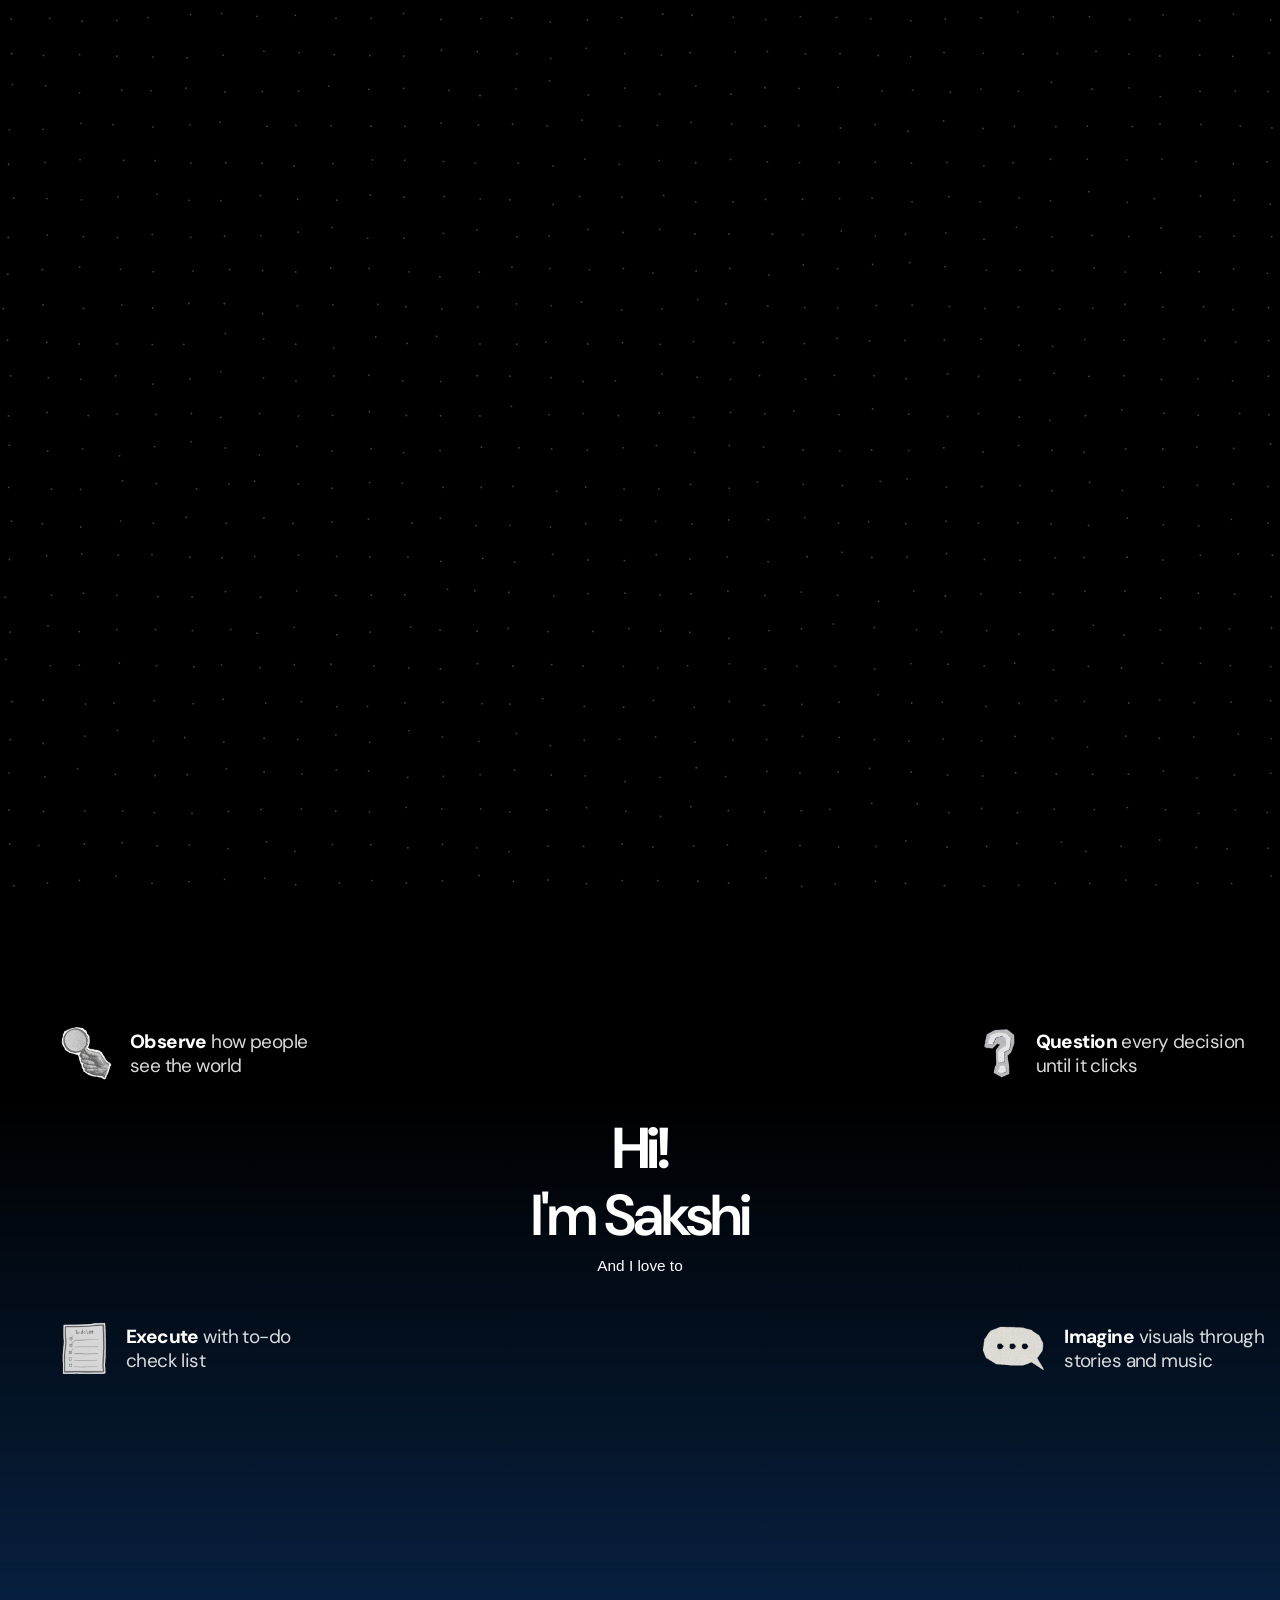
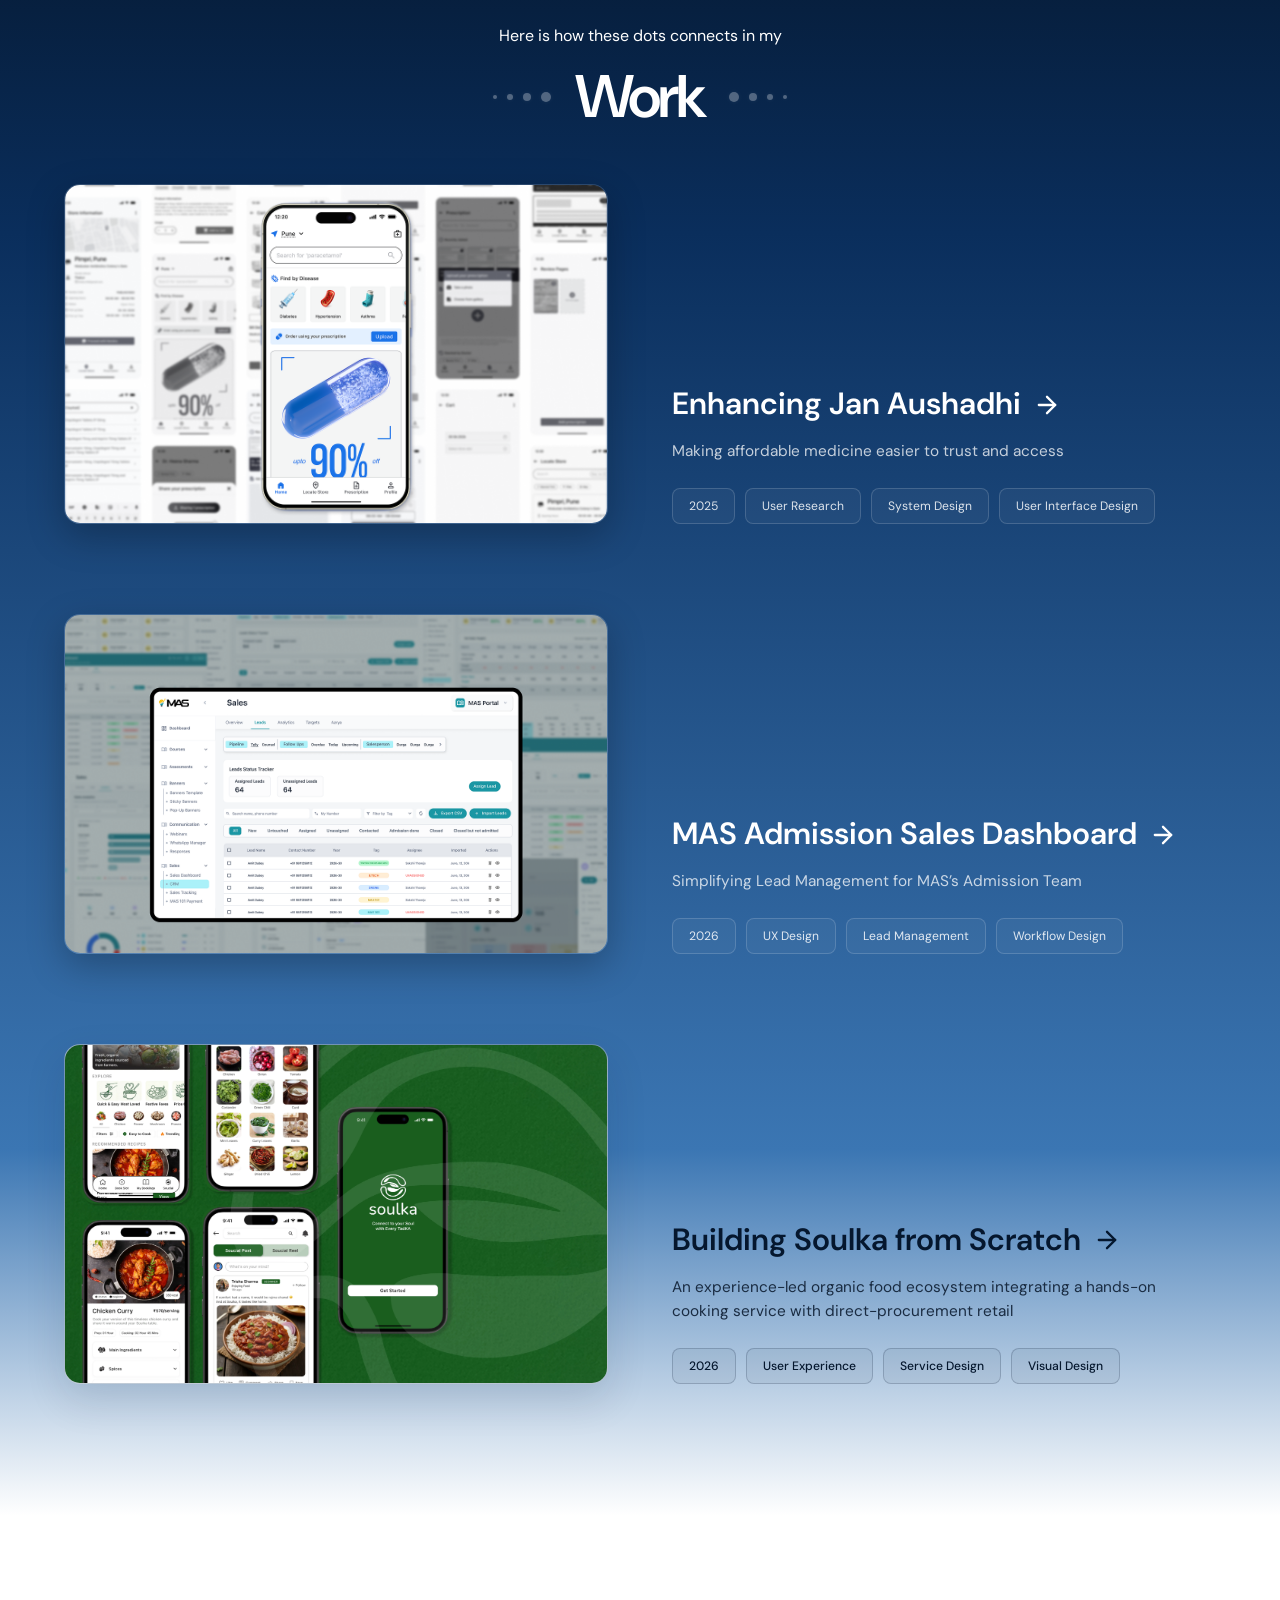
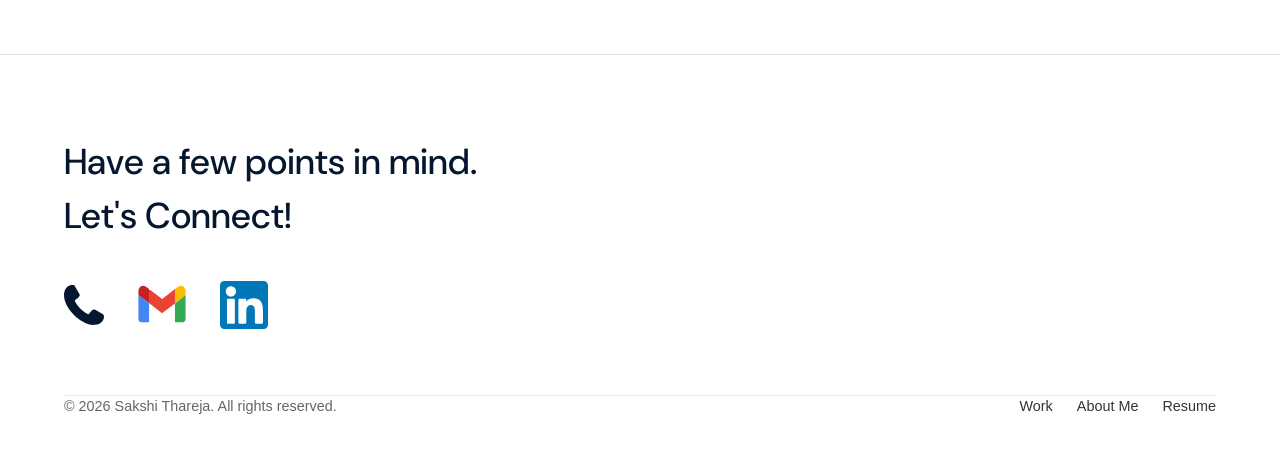
<file: index.html>
<!DOCTYPE html>
<html lang="en">
<head>
  <meta charset="UTF-8">
  <meta name="viewport" content="width=device-width, initial-scale=1.0">
  <meta name="description" content="Sakshi Thareja - M.Des Portfolio: Finding alignment in a universe of infinite possibilities.">
  <title>Sakshi Thareja | UX Designer</title>

  <!-- Tab Favicon -->
  <link rel="icon" type="image/svg+xml" sizes="any" href="tab%20icon.svg">
  <link rel="icon" type="image/png" sizes="32x32" href="tab-icon-32.png">
  <link rel="apple-touch-icon" sizes="180x180" href="tab-icon-180.png">

  <!-- Google Font: DM Sans & Fontshare (Ranade / Switzer) -->
  <link rel="preconnect" href="https://fonts.googleapis.com">
  <link rel="preconnect" href="https://fonts.gstatic.com" crossorigin>
  <link href="https://fonts.googleapis.com/css2?family=DM+Sans:opsz,wght@9..40,300;9..40,400;9..40,500;9..40,700&display=swap" rel="stylesheet">
  <link href="https://api.fontshare.com/v2/css?f[]=ranade@500,600,700&f[]=switzer@400,500&display=swap" rel="stylesheet">

  <!-- Stylesheet -->
  <link rel="stylesheet" href="style.css?v=21">
</head>
<body class="is-loading">

  <!-- Custom Tracking Cursor -->
  <div id="custom-cursor">
    <!-- INACTIVE STATE -->
    <div class="cursor-inactive">
      <svg xmlns="http://www.w3.org/2000/svg" width="100%" height="100%" viewBox="0 0 190 188" fill="none">
        <g filter="url(#filter0_dd_424_8)">
          <circle cx="94" cy="89" r="83" stroke="white" stroke-width="4" shape-rendering="crispEdges"/>
        </g>
        <g filter="url(#filter1_dd_424_8)">
          <circle cx="94.5" cy="88.5" r="17.5" fill="#F3F3F3"/>
          <circle cx="94.5" cy="88.5" r="15.5" stroke="white" stroke-width="4"/>
        </g>
        <defs>
          <filter id="filter0_dd_424_8" x="0" y="0" width="189.5" height="187.5" filterUnits="userSpaceOnUse" color-interpolation-filters="sRGB">
            <feFlood flood-opacity="0" result="BackgroundImageFix"/>
            <feColorMatrix in="SourceAlpha" type="matrix" values="0 0 0 0 0 0 0 0 0 0 0 0 0 0 0 0 0 0 127 0" result="hardAlpha"/>
            <feOffset dx="3" dy="6"/>
            <feGaussianBlur stdDeviation="3.75"/>
            <feComposite in2="hardAlpha" operator="out"/>
            <feColorMatrix type="matrix" values="0 0 0 0 0.393996 0 0 0 0 0.846492 0 0 0 0 0.959615 0 0 0 0.41 0"/>
            <feBlend mode="normal" in2="BackgroundImageFix" result="effect1_dropShadow_424_8"/>
            <feColorMatrix in="SourceAlpha" type="matrix" values="0 0 0 0 0 0 0 0 0 0 0 0 0 0 0 0 0 0 127 0" result="hardAlpha"/>
            <feOffset dx="-5"/>
            <feGaussianBlur stdDeviation="2"/>
            <feComposite in2="hardAlpha" operator="out"/>
            <feColorMatrix type="matrix" values="0 0 0 0 0.393996 0 0 0 0 0.846492 0 0 0 0 0.959615 0 0 0 0.14 0"/>
            <feBlend mode="normal" in2="effect1_dropShadow_424_8" result="effect2_dropShadow_424_8"/>
            <feBlend mode="normal" in="SourceGraphic" in2="effect2_dropShadow_424_8" result="shape"/>
          </filter>
          <filter id="filter1_dd_424_8" x="68" y="67" width="54.5" height="52.5" filterUnits="userSpaceOnUse" color-interpolation-filters="sRGB">
            <feFlood flood-opacity="0" result="BackgroundImageFix"/>
            <feColorMatrix in="SourceAlpha" type="matrix" values="0 0 0 0 0 0 0 0 0 0 0 0 0 0 0 0 0 0 127 0" result="hardAlpha"/>
            <feOffset dx="3" dy="6"/>
            <feGaussianBlur stdDeviation="3.75"/>
            <feComposite in2="hardAlpha" operator="out"/>
            <feColorMatrix type="matrix" values="0 0 0 0 0.393996 0 0 0 0 0.846492 0 0 0 0 0.959615 0 0 0 0.41 0"/>
            <feBlend mode="normal" in2="BackgroundImageFix" result="effect1_dropShadow_424_8"/>
            <feColorMatrix in="SourceAlpha" type="matrix" values="0 0 0 0 0 0 0 0 0 0 0 0 0 0 0 0 0 0 127 0" result="hardAlpha"/>
            <feOffset dx="-5"/>
            <feGaussianBlur stdDeviation="2"/>
            <feComposite in2="hardAlpha" operator="out"/>
            <feColorMatrix type="matrix" values="0 0 0 0 0.393996 0 0 0 0 0.846492 0 0 0 0 0.959615 0 0 0 0.14 0"/>
            <feBlend mode="normal" in2="effect1_dropShadow_424_8" result="effect2_dropShadow_424_8"/>
            <feBlend mode="normal" in="SourceGraphic" in2="effect2_dropShadow_424_8" result="shape"/>
          </filter>
        </defs>
      </svg>
    </div>

    <!-- ACTIVE STATE -->
    <div class="cursor-active">
      <svg xmlns="http://www.w3.org/2000/svg" width="100%" height="100%" viewBox="0 0 190 188" fill="none">
        <g filter="url(#filter0_dd_424_9)">
          <circle cx="94" cy="89" r="83" stroke="white" stroke-width="4" shape-rendering="crispEdges"/>
        </g>
        <g filter="url(#filter1_dd_424_9)">
          <circle cx="94.5" cy="88.5" r="37.5" fill="#F3F3F3"/>
          <circle cx="94.5" cy="88.5" r="35.5" stroke="white" stroke-width="4"/>
        </g>
        <defs>
          <filter id="filter0_dd_424_9" x="0" y="0" width="189.5" height="187.5" filterUnits="userSpaceOnUse" color-interpolation-filters="sRGB">
            <feFlood flood-opacity="0" result="BackgroundImageFix"/>
            <feColorMatrix in="SourceAlpha" type="matrix" values="0 0 0 0 0 0 0 0 0 0 0 0 0 0 0 0 0 0 127 0" result="hardAlpha"/>
            <feOffset dx="3" dy="6"/>
            <feGaussianBlur stdDeviation="3.75"/>
            <feComposite in2="hardAlpha" operator="out"/>
            <feColorMatrix type="matrix" values="0 0 0 0 0.393996 0 0 0 0 0.846492 0 0 0 0 0.959615 0 0 0 0.41 0"/>
            <feBlend mode="normal" in2="BackgroundImageFix" result="effect1_dropShadow_424_9"/>
            <feColorMatrix in="SourceAlpha" type="matrix" values="0 0 0 0 0 0 0 0 0 0 0 0 0 0 0 0 0 0 127 0" result="hardAlpha"/>
            <feOffset dx="-5"/>
            <feGaussianBlur stdDeviation="2"/>
            <feComposite in2="hardAlpha" operator="out"/>
            <feColorMatrix type="matrix" values="0 0 0 0 0.393996 0 0 0 0 0.846492 0 0 0 0 0.959615 0 0 0 0.14 0"/>
            <feBlend mode="normal" in2="effect1_dropShadow_424_9" result="effect2_dropShadow_424_9"/>
            <feBlend mode="normal" in="SourceGraphic" in2="effect2_dropShadow_424_9" result="shape"/>
          </filter>
          <filter id="filter1_dd_424_9" x="48" y="47" width="94.5" height="92.5" filterUnits="userSpaceOnUse" color-interpolation-filters="sRGB">
            <feFlood flood-opacity="0" result="BackgroundImageFix"/>
            <feColorMatrix in="SourceAlpha" type="matrix" values="0 0 0 0 0 0 0 0 0 0 0 0 0 0 0 0 0 0 127 0" result="hardAlpha"/>
            <feOffset dx="3" dy="6"/>
            <feGaussianBlur stdDeviation="3.75"/>
            <feComposite in2="hardAlpha" operator="out"/>
            <feColorMatrix type="matrix" values="0 0 0 0 0.393996 0 0 0 0 0.846492 0 0 0 0 0.959615 0 0 0 0.41 0"/>
            <feBlend mode="normal" in2="BackgroundImageFix" result="effect1_dropShadow_424_9"/>
            <feColorMatrix in="SourceAlpha" type="matrix" values="0 0 0 0 0 0 0 0 0 0 0 0 0 0 0 0 0 0 127 0" result="hardAlpha"/>
            <feOffset dx="-5"/>
            <feGaussianBlur stdDeviation="2"/>
            <feComposite in2="hardAlpha" operator="out"/>
            <feColorMatrix type="matrix" values="0 0 0 0 0.393996 0 0 0 0 0.846492 0 0 0 0 0.959615 0 0 0 0.14 0"/>
            <feBlend mode="normal" in2="effect1_dropShadow_424_9" result="effect2_dropShadow_424_9"/>
            <feBlend mode="normal" in="SourceGraphic" in2="effect2_dropShadow_424_9" result="shape"/>
          </filter>
        </defs>
      </svg>
    </div>
  </div>

  <!-- Full-Screen Interactive Dot Grid Canvas (Loading Animation & Ambient Wallpaper) -->
  <canvas id="interactive-grid" aria-hidden="true"></canvas>

  <!-- Navigation Bar Header (Fixed Solid White Header, z-index 999) -->
  <header class="site-header">
    <nav class="navbar" aria-label="Main Navigation">
      <!-- Left-side Brand Name: Ranade Medium 500, -0.07em (-7% Figma tracking) -->
      <a href="#" class="brand-logo">Sakshi Thareja</a>

      <!-- Hamburger Menu Button for Mobile -->
      <button class="menu-toggle" id="menuToggle" aria-label="Toggle navigation menu" aria-expanded="false" aria-controls="primaryNav">
        <span class="hamburger-bar"></span>
        <span class="hamburger-bar"></span>
        <span class="hamburger-bar"></span>
      </button>

      <!-- Right-side Navigation Links: Switzer Regular 400 -->
      <ul class="nav-links" id="primaryNav">
        <li><a href="#work" class="nav-link">Work</a></li>
        <li><a href="about.html" class="nav-link">About Me</a></li>
        <li><a href="Sakshi%20Thareja_Resume.pdf" target="_blank" rel="noopener noreferrer" class="nav-link">Resume</a></li>
      </ul>
    </nav>
  </header>

  <!-- Main Scrollable Content -->
  <main class="main-content">
    <!-- Hero Section with Permanent Halftone Dotted Headline -->
    <section class="hero-section" id="hero">
      <div class="hero-text-wrapper">
        <!-- Permanent Dotted Halftone Layer with Fade Entrance -->
        <h1 class="hero-title dotted-text">
          <span class="title-line">Finding alignment</span><br>
          <span class="title-line">in a universe of</span><br>
          <span class="title-line">infinite possibilities</span>
        </h1>
      </div>
    </section>

    <!-- About Introduction Section Directly Below Hero -->
    <section id="about-intro">
      <div class="feature-point floating-card card-top-left">
        <img src="exp 1.png" alt="Observe" class="feature-icon">
        <p class="feature-text">
          <strong>Observe</strong> how people<br>see the world
        </p>
      </div>
      <div class="feature-point floating-card card-top-right">
        <img src="exp 2.png" alt="Question" class="feature-icon">
        <p class="feature-text">
          <strong>Question</strong> every decision<br>until it clicks
        </p>
      </div>
      <div class="feature-point floating-card card-bottom-right">
        <img src="exp 3.png" alt="Imagine" class="feature-icon">
        <p class="feature-text">
          <strong>Imagine</strong> visuals through<br>stories and music
        </p>
      </div>
      <div class="feature-point floating-card card-bottom-left">
        <img src="exp 4.png" alt="Execute" class="feature-icon">
        <p class="feature-text">
          <strong>Execute</strong> with to-do<br>check list
        </p>
      </div>

      <div class="content-wrapper">
        <div class="about-line1">Hi!</div>
        <div class="about-line2">I'm Sakshi</div>
        <div class="about-line3">And I love to</div>
      </div>
    </section>

    <!-- Work Section Intro Header -->
    <section id="work">
      <p class="work-subtitle">Here is how these dots connects in my</p>
      <div class="title-animation-wrapper">
        <!-- Left Wave -->
        <div class="dot-wave wave-left">
          <span class="dot-xs"></span>
          <span class="dot-sm"></span>
          <span class="dot-md"></span>
          <span class="dot-lg"></span>
        </div>
        
        <!-- The Title -->
        <h2 class="work-title">Work</h2>
        
        <!-- Right Wave -->
        <div class="dot-wave wave-right">
          <span class="dot-lg"></span>
          <span class="dot-md"></span>
          <span class="dot-sm"></span>
          <span class="dot-xs"></span>
        </div>
      </div>
    </section>

    <!-- Work Grid Section - Split Horizontal Layout (Matching Reference) -->
    <section id="work-grid" class="work-container">
      <!-- Project 1: Jan Aushadhi -->
      <a href="jan-aushadhi.html" class="project-card">
        <div class="project-visual">
          <div class="project-image-wrapper">
            <img src="Jan Aushadhi/Card Image.png" alt="Enhancing Jan Aushadhi" class="project-image">
          </div>
        </div>
        <div class="project-info">
          <h3 class="project-title">
            Enhancing Jan Aushadhi
            <svg class="project-arrow" width="28" height="28" viewBox="0 0 24 24" fill="none" stroke="currentColor" stroke-width="2" stroke-linecap="round" stroke-linejoin="round" aria-hidden="true">
              <line x1="5" y1="12" x2="19" y2="12"></line>
              <polyline points="12 5 19 12 12 19"></polyline>
            </svg>
          </h3>
          <p class="project-desc">Making affordable medicine easier to trust and access</p>
          <div class="project-tags">
            <span class="tag-pill">2025</span>
            <span class="tag-pill">User Research</span>
            <span class="tag-pill">System Design</span>
            <span class="tag-pill">User Interface Design</span>
          </div>
        </div>
      </a>

      <!-- Project 2: MAS Admission Sales Dashboard -->
      <a href="mas-sales-dashboard.html" class="project-card">
        <div class="project-visual">
          <div class="project-image-wrapper">
            <img src="MAS sales dashboard homepage.png" alt="MAS Admission Sales Dashboard" class="project-image">
          </div>
        </div>
        <div class="project-info">
          <h3 class="project-title">
            MAS Admission Sales Dashboard
            <svg class="project-arrow" width="28" height="28" viewBox="0 0 24 24" fill="none" stroke="currentColor" stroke-width="2" stroke-linecap="round" stroke-linejoin="round" aria-hidden="true">
              <line x1="5" y1="12" x2="19" y2="12"></line>
              <polyline points="12 5 19 12 12 19"></polyline>
            </svg>
          </h3>
          <p class="project-desc">Simplifying Lead Management for MAS’s Admission Team</p>
          <div class="project-tags">
            <span class="tag-pill">2026</span>
            <span class="tag-pill">UX Design</span>
            <span class="tag-pill">Lead Management</span>
            <span class="tag-pill">Workflow Design</span>
          </div>
        </div>
      </a>

      <!-- Project 3: Building Soulka from Scratch -->
      <a href="soulka.html" class="project-card card-dark-text">
        <div class="project-visual">
          <div class="project-image-wrapper">
            <img src="Soulka/Soulka Intro.webp" alt="Building Soulka from Scratch" class="project-image">
          </div>
        </div>
        <div class="project-info">
          <h3 class="project-title">
            Building Soulka from Scratch
            <svg class="project-arrow" width="28" height="28" viewBox="0 0 24 24" fill="none" stroke="currentColor" stroke-width="2" stroke-linecap="round" stroke-linejoin="round" aria-hidden="true">
              <line x1="5" y1="12" x2="19" y2="12"></line>
              <polyline points="12 5 19 12 12 19"></polyline>
            </svg>
          </h3>
          <p class="project-desc">An experience-led organic food ecosystem integrating a hands-on cooking service with direct-procurement retail</p>
          <div class="project-tags">
            <span class="tag-pill">2026</span>
            <span class="tag-pill">User Experience</span>
            <span class="tag-pill">Service Design</span>
            <span class="tag-pill">Visual Design</span>
          </div>
        </div>
      </a>
    </section>
  </main>

  <!-- Prominent White Footer Area (85% - 100% Solid White #ffffff) -->
  <footer class="site-footer" id="resume">
    <div class="footer-container">
      <div class="footer-main footer-cta-wrapper">
        <h2 class="footer-cta-text">
          Have a few points in mind.<br>Let's Connect!
        </h2>
        <div class="footer-social-links">
          <!-- 1st Icon: Phone -->
          <a href="tel:7987201603" aria-label="Call 7987201603" class="social-icon phone-icon">
            <svg xmlns="http://www.w3.org/2000/svg" width="40" height="40" viewBox="0 0 40 40" fill="none">
              <g clip-path="url(#clip0_446_11)">
                <path d="M11.0155 16.4395C12.3599 18.8767 13.9094 21.2158 15.9211 23.3488C17.9393 25.4949 20.4491 27.4479 23.6978 29.1164C23.9387 29.2341 24.1666 29.2341 24.3716 29.1523C24.6809 29.0346 24.9966 28.7761 25.3059 28.4653C25.5468 28.2233 25.8462 27.8372 26.1587 27.4152C27.4087 25.7631 28.955 23.7119 31.1392 24.7392C31.188 24.7621 31.2239 24.7882 31.2727 24.8079L38.5578 29.0182C38.5806 29.0313 38.6067 29.0542 38.6262 29.0673C39.5865 29.7314 39.9836 30.7554 39.9934 31.9167C39.9934 33.0977 39.5604 34.4259 38.9257 35.548C38.0858 37.03 36.8489 38.0114 35.4231 38.6592C34.0656 39.2873 32.5552 39.6242 31.1034 39.8402C28.8248 40.1771 26.6893 39.9612 24.5051 39.2873C22.3697 38.6232 20.218 37.5273 17.8677 36.0682L17.6952 35.957C16.6177 35.2798 15.4524 34.5568 14.3098 33.7029C10.1301 30.5296 5.86903 25.9463 3.09234 20.9018C0.764865 16.6685 -0.504666 12.0983 0.188693 7.74399C0.572808 5.35583 1.59169 3.18359 3.36903 1.75069C4.91851 0.494458 7.0051 -0.192547 9.70692 0.0495406C10.0162 0.0724407 10.2929 0.25237 10.4393 0.520629L15.1106 8.45716C15.7942 9.347 15.8788 10.2303 15.5044 11.1136C15.1952 11.8366 14.5702 12.5039 13.7173 13.1255C13.4667 13.3414 13.1672 13.5606 12.8515 13.7896C11.8065 14.5519 10.6184 15.4319 11.0253 16.4657L11.0155 16.4395Z" fill="#05172E"/>
              </g>
              <defs>
                <clipPath id="clip0_446_11">
                  <rect width="40" height="40" fill="white"/>
                </clipPath>
              </defs>
            </svg>
          </a>

          <!-- 2nd Icon: Gmail -->
          <a href="https://mail.google.com/mail/?view=cm&fs=1&to=sakshithareja@gmail.com" target="_blank" rel="noopener noreferrer" aria-label="Email sakshithareja@gmail.com" title="sakshithareja@gmail.com" class="social-icon gmail-icon">
            <svg xmlns="http://www.w3.org/2000/svg" width="60" height="60" viewBox="0 0 60 60" fill="none">
              <path d="M0 21.3334C0 13.866 0 10.1323 1.45324 7.28012C2.73156 4.77131 4.77131 2.73156 7.28012 1.45324C10.1323 0 13.866 0 21.3334 0H38.6666C46.134 0 49.8677 0 52.7199 1.45324C55.2287 2.73156 57.2685 4.77131 58.5467 7.28012C60 10.1323 60 13.866 60 21.3334V38.6666C60 46.134 60 49.8677 58.5467 52.7199C57.2685 55.2287 55.2287 57.2685 52.7199 58.5467C49.8677 60 46.134 60 38.6666 60H21.3334C13.866 60 10.1323 60 7.28012 58.5467C4.77131 57.2685 2.73156 55.2287 1.45324 52.7199C0 49.8677 0 46.134 0 38.6666V21.3334Z" fill="white"/>
              <path d="M42.9675 13.9777L30.138 23.9901L17.0152 13.9777V13.9804L17.0311 13.994V28.014L29.9902 38.2427L42.9675 28.4089V13.9777Z" fill="#EA4335"/>
              <path d="M46.3352 11.5423L42.966 13.9777V28.4089L53.5678 20.2693V15.3659C53.5678 15.3659 52.281 8.36267 46.3352 11.5423Z" fill="#FBBC05"/>
              <path d="M42.966 28.4089V47.1266H51.0917C51.0917 47.1266 53.4041 46.8885 53.5704 44.2528V20.2693L42.966 28.4089Z" fill="#34A853"/>
              <path d="M17.0317 47.1431V28.014L17.0152 28.0005L17.0317 47.1431Z" fill="#C5221F"/>
              <path d="M17.0146 13.9801L13.6638 11.5582C7.71812 8.3786 6.42857 15.3791 6.42857 15.3791V20.2824L17.0146 28.0001V13.9801Z" fill="#C5221F"/>
              <path d="M17.0152 13.9809V28.0009L17.0317 28.0144V13.9944L17.0152 13.9809Z" fill="#C5221F"/>
              <path d="M6.42857 20.286V44.2695C6.59242 46.908 8.90728 47.1435 8.90728 47.1435H17.0331L17.0146 28.0009L6.42857 20.286Z" fill="#4285F4"/>
            </svg>
          </a>

          <!-- 3rd Icon: LinkedIn -->
          <a href="https://www.linkedin.com/in/sakshithareja" target="_blank" rel="noopener noreferrer" aria-label="LinkedIn Profile" class="social-icon linkedin-icon">
            <svg xmlns="http://www.w3.org/2000/svg" width="48" height="48" viewBox="0 0 48 48" fill="none">
              <g clip-path="url(#clip0_446_14)">
                <path d="M43.658 0H4.34199C1.944 0 0 1.944 0 4.34199V43.6579C0 46.056 1.944 48 4.34199 48H43.6579C46.056 48 48 46.056 48 43.6579V4.34199C48 1.944 46.056 0 43.658 0ZM14.8532 41.4464C14.8532 42.1442 14.2875 42.7099 13.5897 42.7099H8.21089C7.51301 42.7099 6.94731 42.1442 6.94731 41.4464V18.8988C6.94731 18.2009 7.51301 17.6352 8.21089 17.6352H13.5897C14.2875 17.6352 14.8532 18.2009 14.8532 18.8988V41.4464ZM10.9003 15.5098C8.0782 15.5098 5.79041 13.222 5.79041 10.3999C5.79041 7.57784 8.0782 5.29005 10.9003 5.29005C13.7223 5.29005 16.0101 7.57784 16.0101 10.3999C16.0101 13.222 13.7225 15.5098 10.9003 15.5098ZM42.9625 41.5481C42.9625 42.1897 42.4423 42.7099 41.8007 42.7099H36.0289C35.3873 42.7099 34.8671 42.1897 34.8671 41.5481V30.9721C34.8671 29.3943 35.3299 24.0584 30.744 24.0584C27.1868 24.0584 26.4653 27.7107 26.3205 29.3497V41.5481C26.3205 42.1897 25.8004 42.7099 25.1587 42.7099H19.5763C18.9347 42.7099 18.4145 42.1897 18.4145 41.5481V18.797C18.4145 18.1554 18.9347 17.6352 19.5763 17.6352H25.1587C25.8002 17.6352 26.3205 18.1554 26.3205 18.797V20.7641C27.6395 18.7847 29.5997 17.2569 33.7733 17.2569C43.0154 17.2569 42.9625 25.8913 42.9625 30.6356V41.5481Z" fill="#0077B7"/>
              </g>
              <defs>
                <clipPath id="clip0_446_14">
                  <rect width="48" height="48" fill="white"/>
                </clipPath>
              </defs>
            </svg>
          </a>
        </div>
      </div>

      <div class="footer-bottom">
        <p>© 2026 Sakshi Thareja. All rights reserved.</p>
        <div class="footer-links">
          <a href="#work">Work</a>
          <a href="about.html">About Me</a>
          <a href="Sakshi%20Thareja_Resume.pdf" target="_blank" rel="noopener noreferrer">Resume</a>
        </div>
      </div>
    </div>
  </footer>

  <!-- JavaScript for Interactive Mobile Menu & Dynamic Dot Grid -->
  <script src="script.js?v=14"></script>
</body>
</html>
</file>
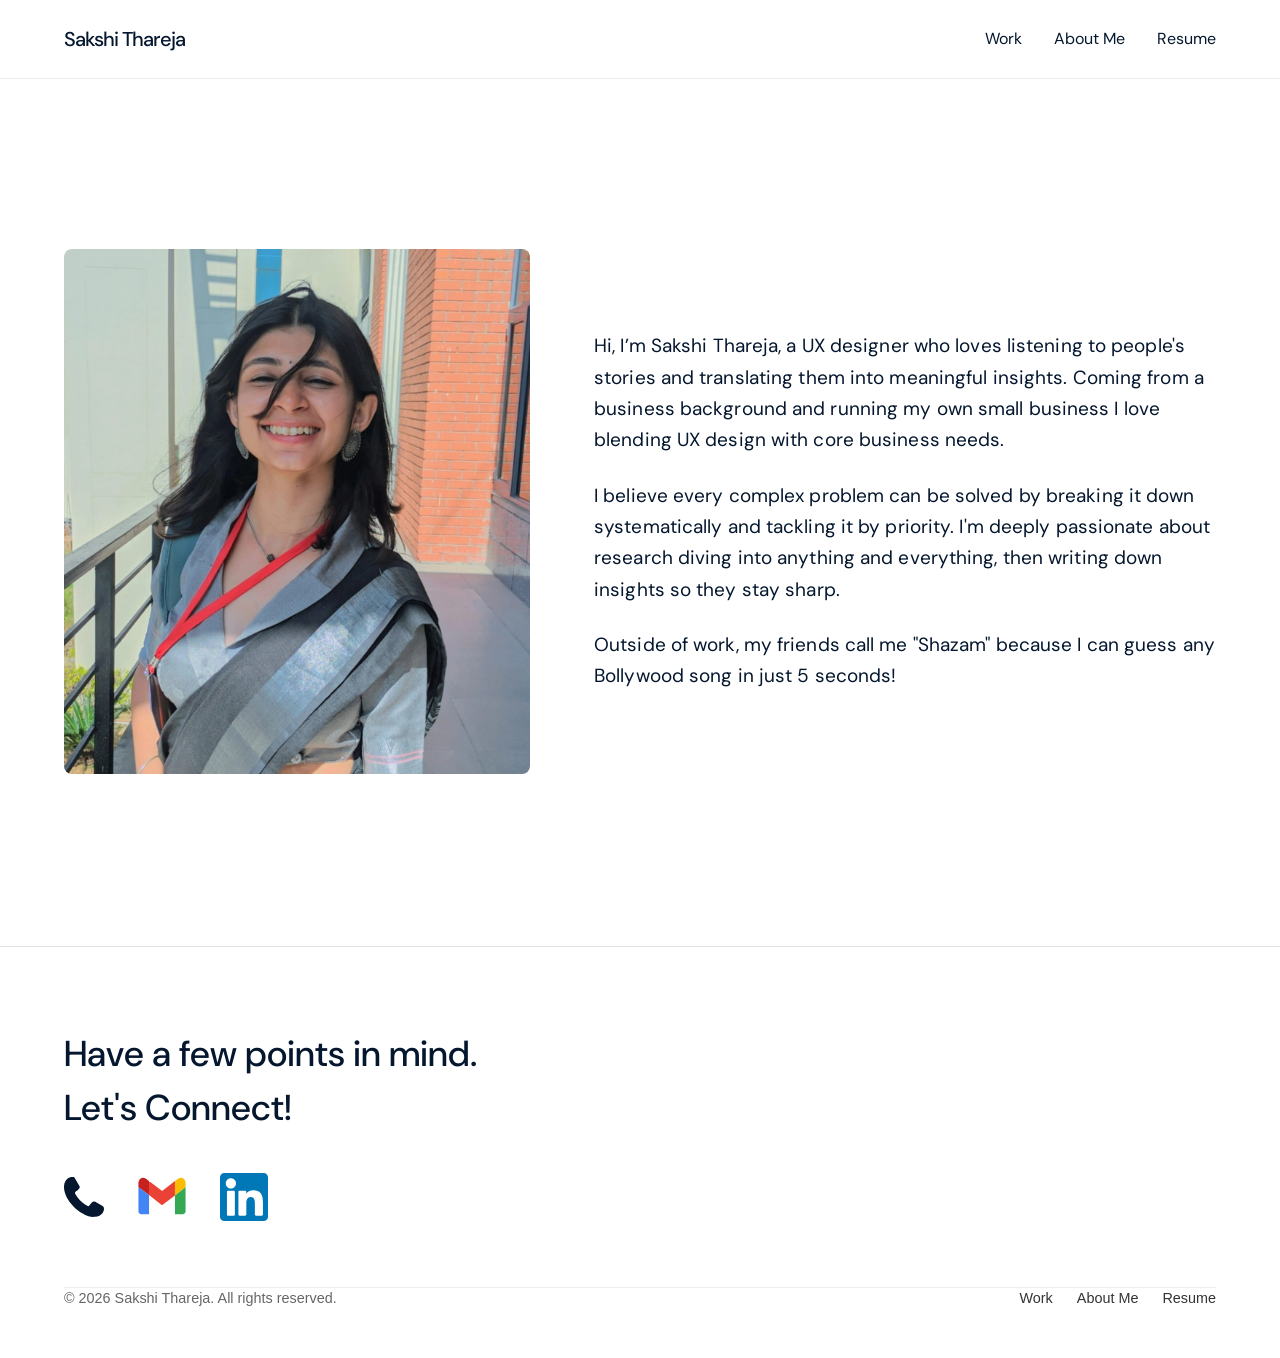
<file: about.html>
<!DOCTYPE html>
<html lang="en">
<head>
  <meta charset="UTF-8">
  <meta name="viewport" content="width=device-width, initial-scale=1.0">
  <meta name="description" content="Sakshi Thareja — About Me: Connecting everyday details to UX Design.">
  <title>About Me | Sakshi Thareja</title>

  <!-- Tab Favicon -->
  <link rel="icon" type="image/svg+xml" sizes="any" href="tab%20icon.svg">
  <link rel="icon" type="image/png" sizes="32x32" href="tab-icon-32.png">
  <link rel="apple-touch-icon" sizes="180x180" href="tab-icon-180.png">

  <!-- Google Font: DM Sans & Fontshare (Ranade / Switzer) -->
  <link rel="preconnect" href="https://fonts.googleapis.com">
  <link rel="preconnect" href="https://fonts.gstatic.com" crossorigin>
  <link href="https://fonts.googleapis.com/css2?family=DM+Sans:opsz,wght@9..40,300;9..40,400;9..40,500;9..40,700;9..40,800&display=swap" rel="stylesheet">
  <link href="https://api.fontshare.com/v2/css?f[]=ranade@500,600,700&f[]=switzer@400,500&display=swap" rel="stylesheet">

  <!-- Stylesheet -->
  <link rel="stylesheet" href="style.css">
  <style>
    /* Dedicated Page Styling Adjustments for about.html */
    body.about-page .site-header {
      opacity: 1 !important;
      visibility: visible !important;
      pointer-events: auto !important;
    }
    body.about-page #about-me-section {
      margin-top: 120px !important;
      margin-bottom: 120px !important;
      min-height: 70vh !important;
      display: flex !important;
      align-items: center !important;
    }
  </style>
</head>
<body class="about-page">

  <!-- Custom Tracking Cursor -->
  <div id="custom-cursor">
    <!-- INACTIVE STATE -->
    <div class="cursor-inactive">
      <svg xmlns="http://www.w3.org/2000/svg" width="100%" height="100%" viewBox="0 0 190 188" fill="none">
        <g filter="url(#filter0_dd_424_8)">
          <circle cx="94" cy="89" r="83" stroke="white" stroke-width="4" shape-rendering="crispEdges"/>
        </g>
        <g filter="url(#filter1_dd_424_8)">
          <circle cx="94.5" cy="88.5" r="17.5" fill="#F3F3F3"/>
          <circle cx="94.5" cy="88.5" r="15.5" stroke="white" stroke-width="4"/>
        </g>
        <defs>
          <filter id="filter0_dd_424_8" x="0" y="0" width="189.5" height="187.5" filterUnits="userSpaceOnUse" color-interpolation-filters="sRGB">
            <feFlood flood-opacity="0" result="BackgroundImageFix"/>
            <feColorMatrix in="SourceAlpha" type="matrix" values="0 0 0 0 0 0 0 0 0 0 0 0 0 0 0 0 0 0 127 0" result="hardAlpha"/>
            <feOffset dx="3" dy="6"/>
            <feGaussianBlur stdDeviation="3.75"/>
            <feComposite in2="hardAlpha" operator="out"/>
            <feColorMatrix type="matrix" values="0 0 0 0 0.393996 0 0 0 0 0.846492 0 0 0 0 0.959615 0 0 0 0.41 0"/>
            <feBlend mode="normal" in2="BackgroundImageFix" result="effect1_dropShadow_424_8"/>
            <feColorMatrix in="SourceAlpha" type="matrix" values="0 0 0 0 0 0 0 0 0 0 0 0 0 0 0 0 0 0 127 0" result="hardAlpha"/>
            <feOffset dx="-5"/>
            <feGaussianBlur stdDeviation="2"/>
            <feComposite in2="hardAlpha" operator="out"/>
            <feColorMatrix type="matrix" values="0 0 0 0 0.393996 0 0 0 0 0.846492 0 0 0 0 0.959615 0 0 0 0.14 0"/>
            <feBlend mode="normal" in2="effect1_dropShadow_424_8" result="effect2_dropShadow_424_8"/>
            <feBlend mode="normal" in="SourceGraphic" in2="effect2_dropShadow_424_8" result="shape"/>
          </filter>
          <filter id="filter1_dd_424_8" x="68" y="67" width="54.5" height="52.5" filterUnits="userSpaceOnUse" color-interpolation-filters="sRGB">
            <feFlood flood-opacity="0" result="BackgroundImageFix"/>
            <feColorMatrix in="SourceAlpha" type="matrix" values="0 0 0 0 0 0 0 0 0 0 0 0 0 0 0 0 0 0 127 0" result="hardAlpha"/>
            <feOffset dx="3" dy="6"/>
            <feGaussianBlur stdDeviation="3.75"/>
            <feComposite in2="hardAlpha" operator="out"/>
            <feColorMatrix type="matrix" values="0 0 0 0 0.393996 0 0 0 0 0.846492 0 0 0 0 0.959615 0 0 0 0.41 0"/>
            <feBlend mode="normal" in2="BackgroundImageFix" result="effect1_dropShadow_424_8"/>
            <feColorMatrix in="SourceAlpha" type="matrix" values="0 0 0 0 0 0 0 0 0 0 0 0 0 0 0 0 0 0 127 0" result="hardAlpha"/>
            <feOffset dx="-5"/>
            <feGaussianBlur stdDeviation="2"/>
            <feComposite in2="hardAlpha" operator="out"/>
            <feColorMatrix type="matrix" values="0 0 0 0 0.393996 0 0 0 0 0.846492 0 0 0 0 0.959615 0 0 0 0.14 0"/>
            <feBlend mode="normal" in2="effect1_dropShadow_424_8" result="effect2_dropShadow_424_8"/>
            <feBlend mode="normal" in="SourceGraphic" in2="effect2_dropShadow_424_8" result="shape"/>
          </filter>
        </defs>
      </svg>
    </div>

    <!-- ACTIVE STATE -->
    <div class="cursor-active">
      <svg xmlns="http://www.w3.org/2000/svg" width="100%" height="100%" viewBox="0 0 190 188" fill="none">
        <g filter="url(#filter0_dd_424_9)">
          <circle cx="94" cy="89" r="83" stroke="white" stroke-width="4" shape-rendering="crispEdges"/>
        </g>
        <g filter="url(#filter1_dd_424_9)">
          <circle cx="94.5" cy="88.5" r="37.5" fill="#F3F3F3"/>
          <circle cx="94.5" cy="88.5" r="35.5" stroke="white" stroke-width="4"/>
        </g>
        <defs>
          <filter id="filter0_dd_424_9" x="0" y="0" width="189.5" height="187.5" filterUnits="userSpaceOnUse" color-interpolation-filters="sRGB">
            <feFlood flood-opacity="0" result="BackgroundImageFix"/>
            <feColorMatrix in="SourceAlpha" type="matrix" values="0 0 0 0 0 0 0 0 0 0 0 0 0 0 0 0 0 0 127 0" result="hardAlpha"/>
            <feOffset dx="3" dy="6"/>
            <feGaussianBlur stdDeviation="3.75"/>
            <feComposite in2="hardAlpha" operator="out"/>
            <feColorMatrix type="matrix" values="0 0 0 0 0.393996 0 0 0 0 0.846492 0 0 0 0 0.959615 0 0 0 0.41 0"/>
            <feBlend mode="normal" in2="BackgroundImageFix" result="effect1_dropShadow_424_9"/>
            <feColorMatrix in="SourceAlpha" type="matrix" values="0 0 0 0 0 0 0 0 0 0 0 0 0 0 0 0 0 0 127 0" result="hardAlpha"/>
            <feOffset dx="-5"/>
            <feGaussianBlur stdDeviation="2"/>
            <feComposite in2="hardAlpha" operator="out"/>
            <feColorMatrix type="matrix" values="0 0 0 0 0.393996 0 0 0 0 0.846492 0 0 0 0 0.959615 0 0 0 0.14 0"/>
            <feBlend mode="normal" in2="effect1_dropShadow_424_9" result="effect2_dropShadow_424_9"/>
            <feBlend mode="normal" in="SourceGraphic" in2="effect2_dropShadow_424_9" result="shape"/>
          </filter>
          <filter id="filter1_dd_424_9" x="48" y="47" width="94.5" height="92.5" filterUnits="userSpaceOnUse" color-interpolation-filters="sRGB">
            <feFlood flood-opacity="0" result="BackgroundImageFix"/>
            <feColorMatrix in="SourceAlpha" type="matrix" values="0 0 0 0 0 0 0 0 0 0 0 0 0 0 0 0 0 0 127 0" result="hardAlpha"/>
            <feOffset dx="3" dy="6"/>
            <feGaussianBlur stdDeviation="3.75"/>
            <feComposite in2="hardAlpha" operator="out"/>
            <feColorMatrix type="matrix" values="0 0 0 0 0.393996 0 0 0 0 0.846492 0 0 0 0 0.959615 0 0 0 0.41 0"/>
            <feBlend mode="normal" in2="BackgroundImageFix" result="effect1_dropShadow_424_9"/>
            <feColorMatrix in="SourceAlpha" type="matrix" values="0 0 0 0 0 0 0 0 0 0 0 0 0 0 0 0 0 0 127 0" result="hardAlpha"/>
            <feOffset dx="-5"/>
            <feGaussianBlur stdDeviation="2"/>
            <feComposite in2="hardAlpha" operator="out"/>
            <feColorMatrix type="matrix" values="0 0 0 0 0.393996 0 0 0 0 0.846492 0 0 0 0 0.959615 0 0 0 0.14 0"/>
            <feBlend mode="normal" in2="effect1_dropShadow_424_9" result="effect2_dropShadow_424_9"/>
            <feBlend mode="normal" in="SourceGraphic" in2="effect2_dropShadow_424_9" result="shape"/>
          </filter>
        </defs>
      </svg>
    </div>
  </div>

  <!-- Navigation Bar Header -->
  <header class="site-header">
    <nav class="navbar" aria-label="Main Navigation">
      <a href="index.html" class="brand-logo">Sakshi Thareja</a>

      <button class="menu-toggle" id="menuToggle" aria-label="Toggle navigation menu" aria-expanded="false" aria-controls="primaryNav">
        <span class="hamburger-bar"></span>
        <span class="hamburger-bar"></span>
        <span class="hamburger-bar"></span>
      </button>

      <ul class="nav-links" id="primaryNav">
        <li><a href="index.html#work" class="nav-link">Work</a></li>
        <li><a href="about.html" class="nav-link active">About Me</a></li>
        <li><a href="Sakshi%20Thareja_Resume.pdf" target="_blank" rel="noopener noreferrer" class="nav-link">Resume</a></li>
      </ul>
    </nav>
  </header>

  <!-- Main Content -->
  <main class="main-content">
    <!-- Standalone About Me Section -->
    <section id="about-me-section" class="about-container">
      <div class="about-grid">
        <!-- Left Column: Image -->
        <div class="about-image-wrapper">
          <img src="My image.jpeg" alt="Sakshi Thareja" class="about-image">
        </div>
        
        <!-- Right Column: Content -->
        <div class="about-text-content">
          <p class="about-bio-para">
            Hi, I’m Sakshi Thareja, a UX designer who loves listening to people's stories and translating them into meaningful insights. Coming from a business background and running my own small business I love blending UX design with core business needs.
          </p>
          <p class="about-bio-para">
            I believe every complex problem can be solved by breaking it down systematically and tackling it by priority. I'm deeply passionate about research diving into anything and everything, then writing down insights so they stay sharp.
          </p>
          <p class="about-bio-para">
            Outside of work, my friends call me "Shazam" because I can guess any Bollywood song in just 5 seconds!
          </p>
        </div>
      </div>
    </section>
  </main>

  <!-- Footer Area -->
  <footer class="site-footer" id="resume">
    <div class="footer-container">
      <div class="footer-main footer-cta-wrapper">
        <h2 class="footer-cta-text">
          Have a few points in mind.<br>Let's Connect!
        </h2>
        <div class="footer-social-links">
          <!-- 1st Icon: Phone -->
          <a href="tel:7987201603" aria-label="Call 7987201603" class="social-icon phone-icon">
            <svg xmlns="http://www.w3.org/2000/svg" width="40" height="40" viewBox="0 0 40 40" fill="none">
              <g clip-path="url(#clip0_446_11)">
                <path d="M11.0155 16.4395C12.3599 18.8767 13.9094 21.2158 15.9211 23.3488C17.9393 25.4949 20.4491 27.4479 23.6978 29.1164C23.9387 29.2341 24.1666 29.2341 24.3716 29.1523C24.6809 29.0346 24.9966 28.7761 25.3059 28.4653C25.5468 28.2233 25.8462 27.8372 26.1587 27.4152C27.4087 25.7631 28.955 23.7119 31.1392 24.7392C31.188 24.7621 31.2239 24.7882 31.2727 24.8079L38.5578 29.0182C38.5806 29.0313 38.6067 29.0542 38.6262 29.0673C39.5865 29.7314 39.9836 30.7554 39.9934 31.9167C39.9934 33.0977 39.5604 34.4259 38.9257 35.548C38.0858 37.03 36.8489 38.0114 35.4231 38.6592C34.0656 39.2873 32.5552 39.6242 31.1034 39.8402C28.8248 40.1771 26.6893 39.9612 24.5051 39.2873C22.3697 38.6232 20.218 37.5273 17.8677 36.0682L17.6952 35.957C16.6177 35.2798 15.4524 34.5568 14.3098 33.7029C10.1301 30.5296 5.86903 25.9463 3.09234 20.9018C0.764865 16.6685 -0.504666 12.0983 0.188693 7.74399C0.572808 5.35583 1.59169 3.18359 3.36903 1.75069C4.91851 0.494458 7.0051 -0.192547 9.70692 0.0495406C10.0162 0.0724407 10.2929 0.25237 10.4393 0.520629L15.1106 8.45716C15.7942 9.347 15.8788 10.2303 15.5044 11.1136C15.1952 11.8366 14.5702 12.5039 13.7173 13.1255C13.4667 13.3414 13.1672 13.5606 12.8515 13.7896C11.8065 14.5519 10.6184 15.4319 11.0253 16.4657L11.0155 16.4395Z" fill="#05172E"/>
              </g>
              <defs>
                <clipPath id="clip0_446_11">
                  <rect width="40" height="40" fill="white"/>
                </clipPath>
              </defs>
            </svg>
          </a>

          <!-- 2nd Icon: Gmail -->
          <a href="https://mail.google.com/mail/?view=cm&fs=1&to=sakshithareja@gmail.com" target="_blank" rel="noopener noreferrer" aria-label="Email sakshithareja@gmail.com" title="sakshithareja@gmail.com" class="social-icon gmail-icon">
            <svg xmlns="http://www.w3.org/2000/svg" width="60" height="60" viewBox="0 0 60 60" fill="none">
              <path d="M0 21.3334C0 13.866 0 10.1323 1.45324 7.28012C2.73156 4.77131 4.77131 2.73156 7.28012 1.45324C10.1323 0 13.866 0 21.3334 0H38.6666C46.134 0 49.8677 0 52.7199 1.45324C55.2287 2.73156 57.2685 4.77131 58.5467 7.28012C60 10.1323 60 13.866 60 21.3334V38.6666C60 46.134 60 49.8677 58.5467 52.7199C57.2685 55.2287 55.2287 57.2685 52.7199 58.5467C49.8677 60 46.134 60 38.6666 60H21.3334C13.866 60 10.1323 60 7.28012 58.5467C4.77131 57.2685 2.73156 55.2287 1.45324 52.7199C0 49.8677 0 46.134 0 38.6666V21.3334Z" fill="white"/>
              <path d="M42.9675 13.9777L30.138 23.9901L17.0152 13.9777V13.9804L17.0311 13.994V28.014L29.9902 38.2427L42.9675 28.4089V13.9777Z" fill="#EA4335"/>
              <path d="M46.3352 11.5423L42.966 13.9777V28.4089L53.5678 20.2693V15.3659C53.5678 15.3659 52.281 8.36267 46.3352 11.5423Z" fill="#FBBC05"/>
              <path d="M42.966 28.4089V47.1266H51.0917C51.0917 47.1266 53.4041 46.8885 53.5704 44.2528V20.2693L42.966 28.4089Z" fill="#34A853"/>
              <path d="M17.0317 47.1431V28.014L17.0152 28.0005L17.0317 47.1431Z" fill="#C5221F"/>
              <path d="M17.0146 13.9801L13.6638 11.5582C7.71812 8.3786 6.42857 15.3791 6.42857 15.3791V20.2824L17.0146 28.0001V13.9801Z" fill="#C5221F"/>
              <path d="M17.0152 13.9809V28.0009L17.0317 28.0144V13.9944L17.0152 13.9809Z" fill="#C5221F"/>
              <path d="M6.42857 20.286V44.2695C6.59242 46.908 8.90728 47.1435 8.90728 47.1435H17.0331L17.0146 28.0009L6.42857 20.286Z" fill="#4285F4"/>
            </svg>
          </a>

          <!-- 3rd Icon: LinkedIn -->
          <a href="https://www.linkedin.com/in/sakshithareja" target="_blank" rel="noopener noreferrer" aria-label="LinkedIn Profile" class="social-icon linkedin-icon">
            <svg xmlns="http://www.w3.org/2000/svg" width="48" height="48" viewBox="0 0 48 48" fill="none">
              <g clip-path="url(#clip0_446_14)">
                <path d="M43.658 0H4.34199C1.944 0 0 1.944 0 4.34199V43.6579C0 46.056 1.944 48 4.34199 48H43.6579C46.056 48 48 46.056 48 43.6579V4.34199C48 1.944 46.056 0 43.658 0ZM14.8532 41.4464C14.8532 42.1442 14.2875 42.7099 13.5897 42.7099H8.21089C7.51301 42.7099 6.94731 42.1442 6.94731 41.4464V18.8988C6.94731 18.2009 7.51301 17.6352 8.21089 17.6352H13.5897C14.2875 17.6352 14.8532 18.2009 14.8532 18.8988V41.4464ZM10.9003 15.5098C8.0782 15.5098 5.79041 13.222 5.79041 10.3999C5.79041 7.57784 8.0782 5.29005 10.9003 5.29005C13.7223 5.29005 16.0101 7.57784 16.0101 10.3999C16.0101 13.222 13.7225 15.5098 10.9003 15.5098ZM42.9625 41.5481C42.9625 42.1897 42.4423 42.7099 41.8007 42.7099H36.0289C35.3873 42.7099 34.8671 42.1897 34.8671 41.5481V30.9721C34.8671 29.3943 35.3299 24.0584 30.744 24.0584C27.1868 24.0584 26.4653 27.7107 26.3205 29.3497V41.5481C26.3205 42.1897 25.8004 42.7099 25.1587 42.7099H19.5763C18.9347 42.7099 18.4145 42.1897 18.4145 41.5481V18.797C18.4145 18.1554 18.9347 17.6352 19.5763 17.6352H25.1587C25.8002 17.6352 26.3205 18.1554 26.3205 18.797V20.7641C27.6395 18.7847 29.5997 17.2569 33.7733 17.2569C43.0154 17.2569 42.9625 25.8913 42.9625 30.6356V41.5481Z" fill="#0077B7"/>
              </g>
              <defs>
                <clipPath id="clip0_446_14">
                  <rect width="48" height="48" fill="white"/>
                </clipPath>
              </defs>
            </svg>
          </a>
        </div>
      </div>

      <div class="footer-bottom">
        <p>© 2026 Sakshi Thareja. All rights reserved.</p>
        <div class="footer-links">
          <a href="index.html#work">Work</a>
          <a href="about.html">About Me</a>
          <a href="Sakshi%20Thareja_Resume.pdf" target="_blank" rel="noopener noreferrer">Resume</a>
        </div>
      </div>
    </div>
  </footer>

  <!-- JavaScript -->
  <script src="script.js"></script>
</body>
</html>
</file>
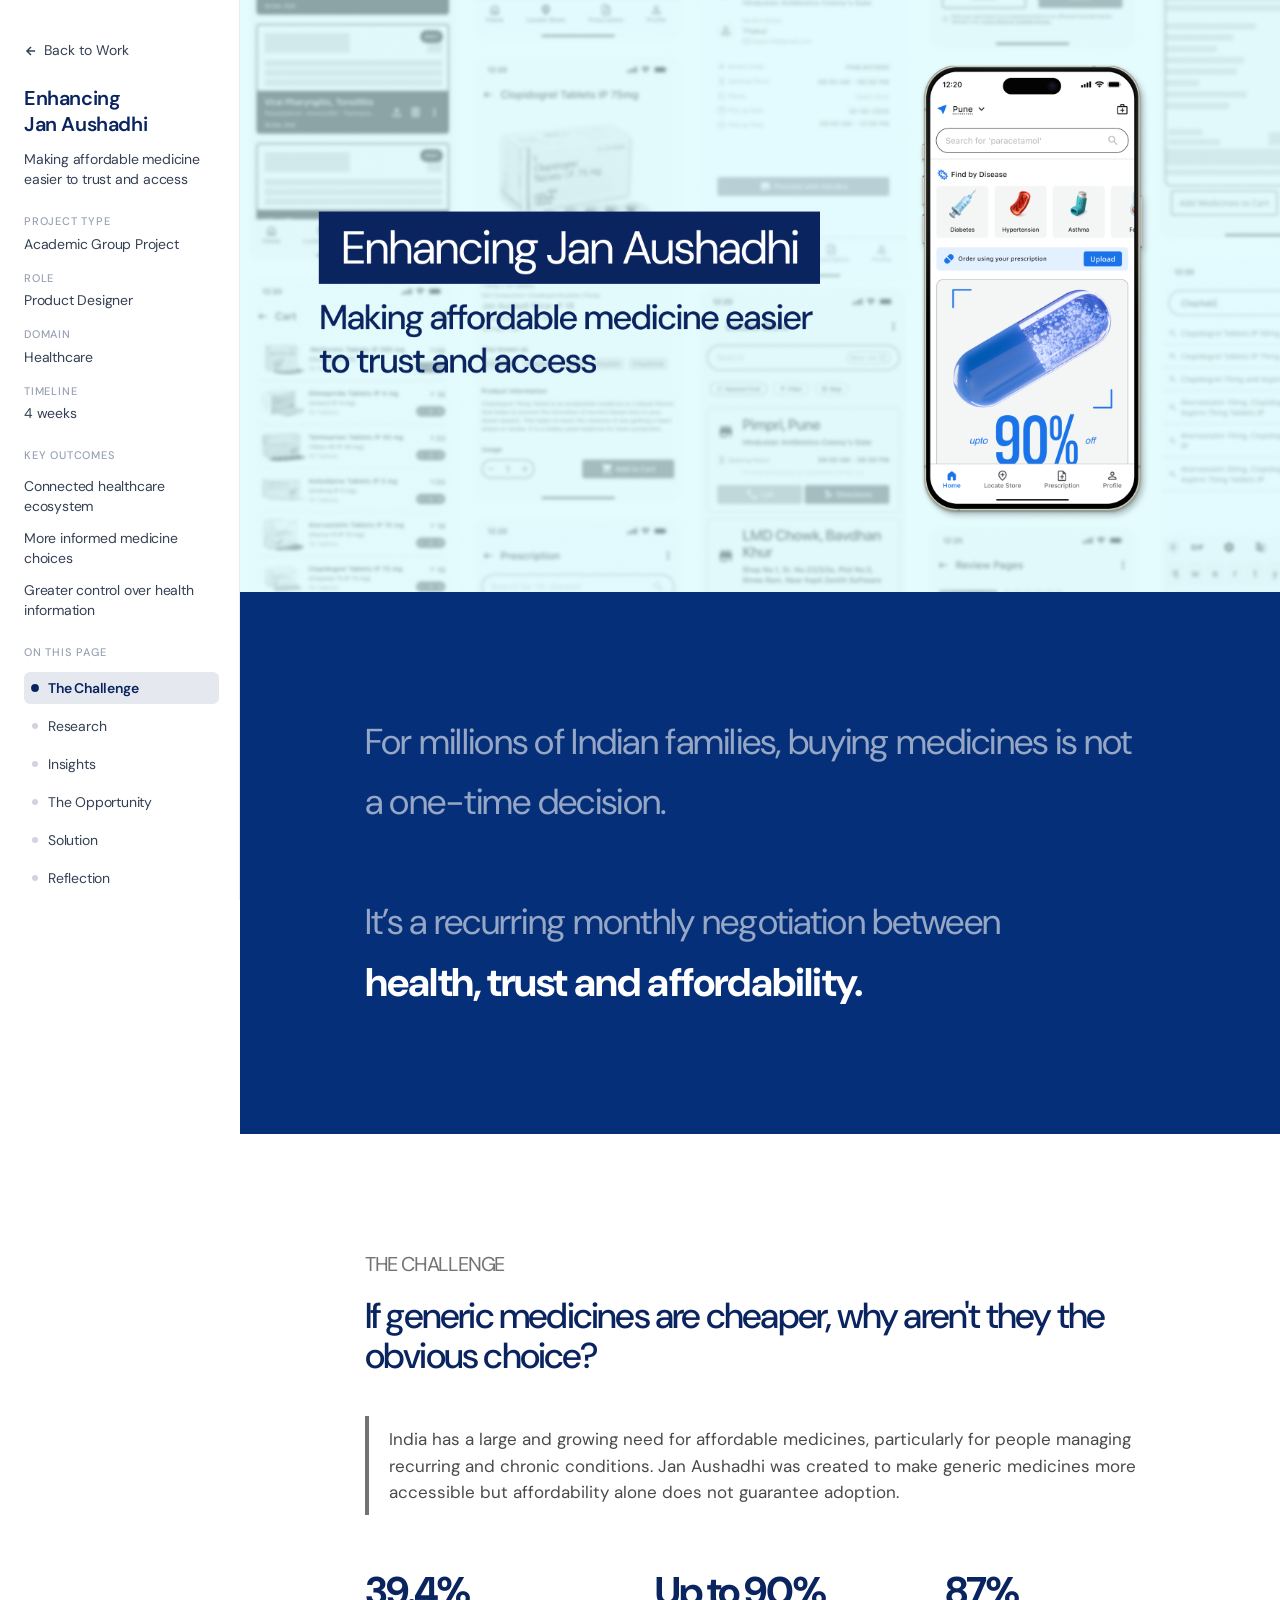
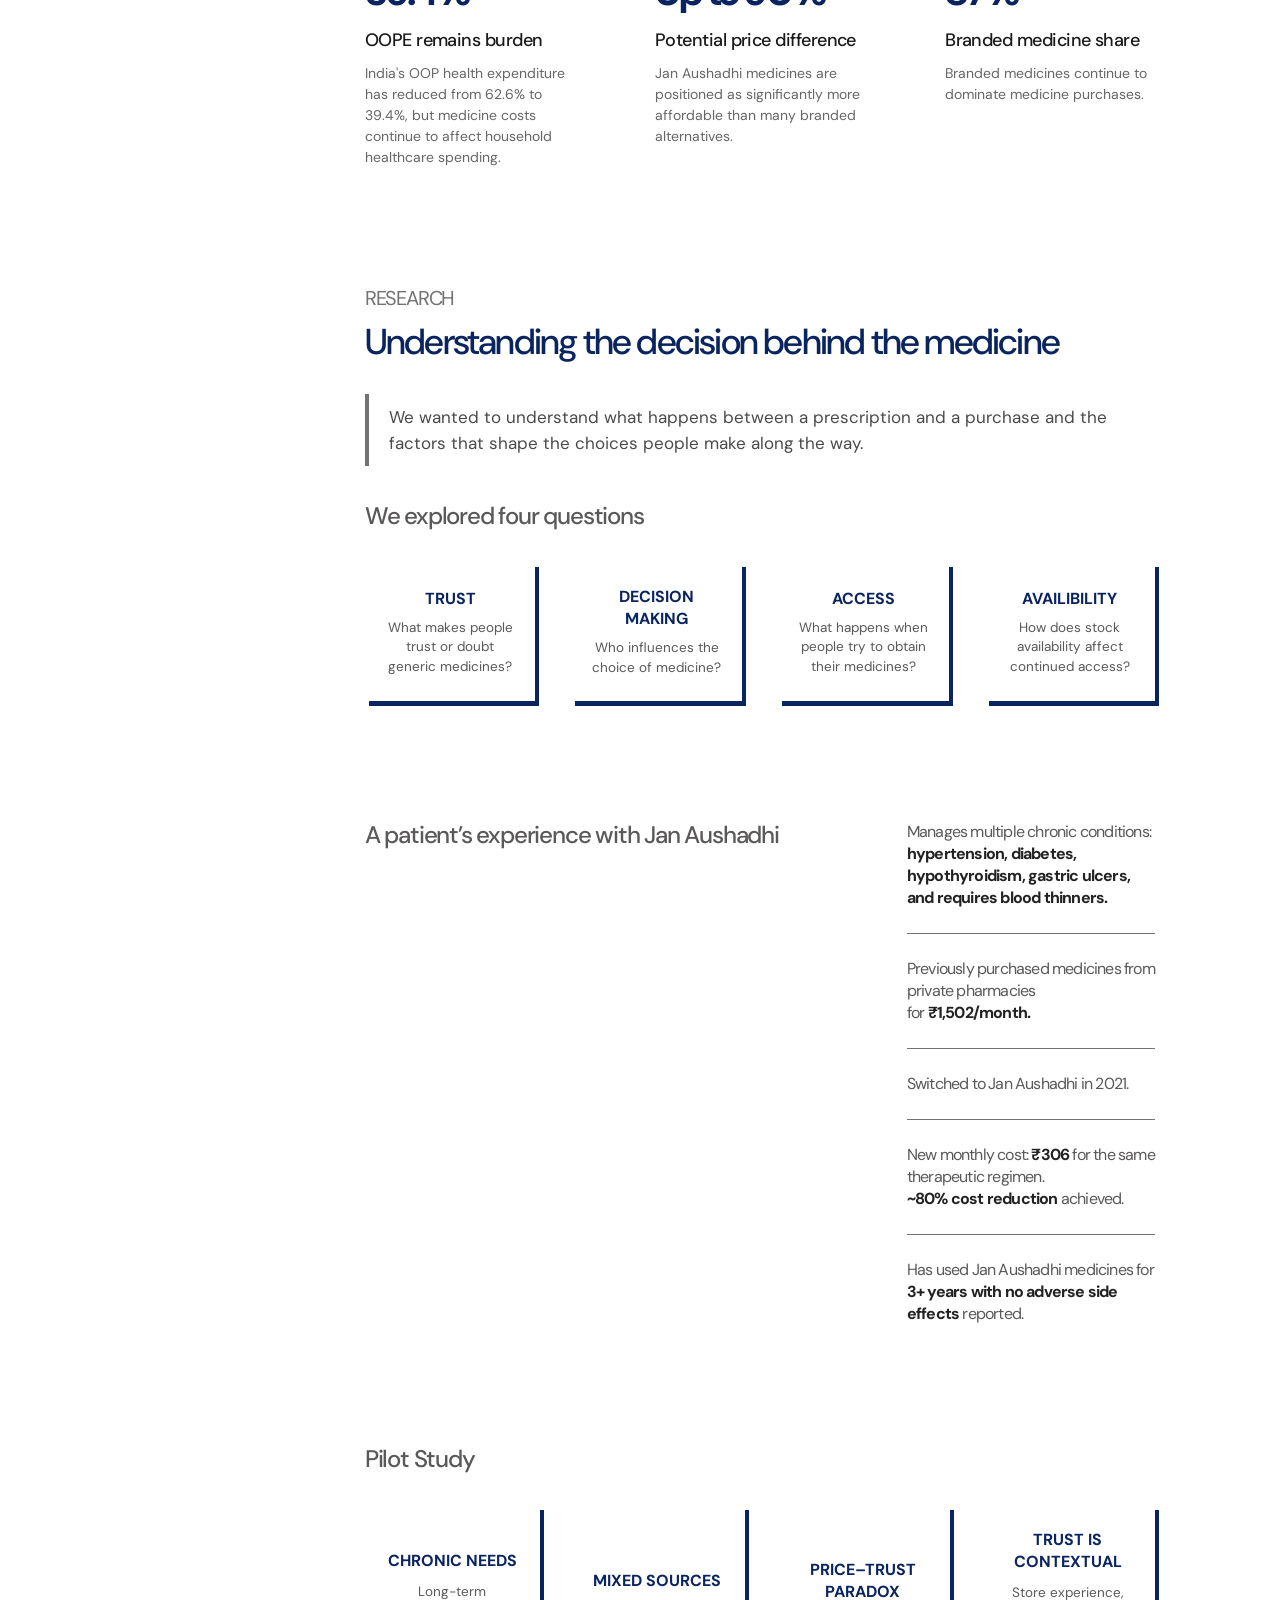
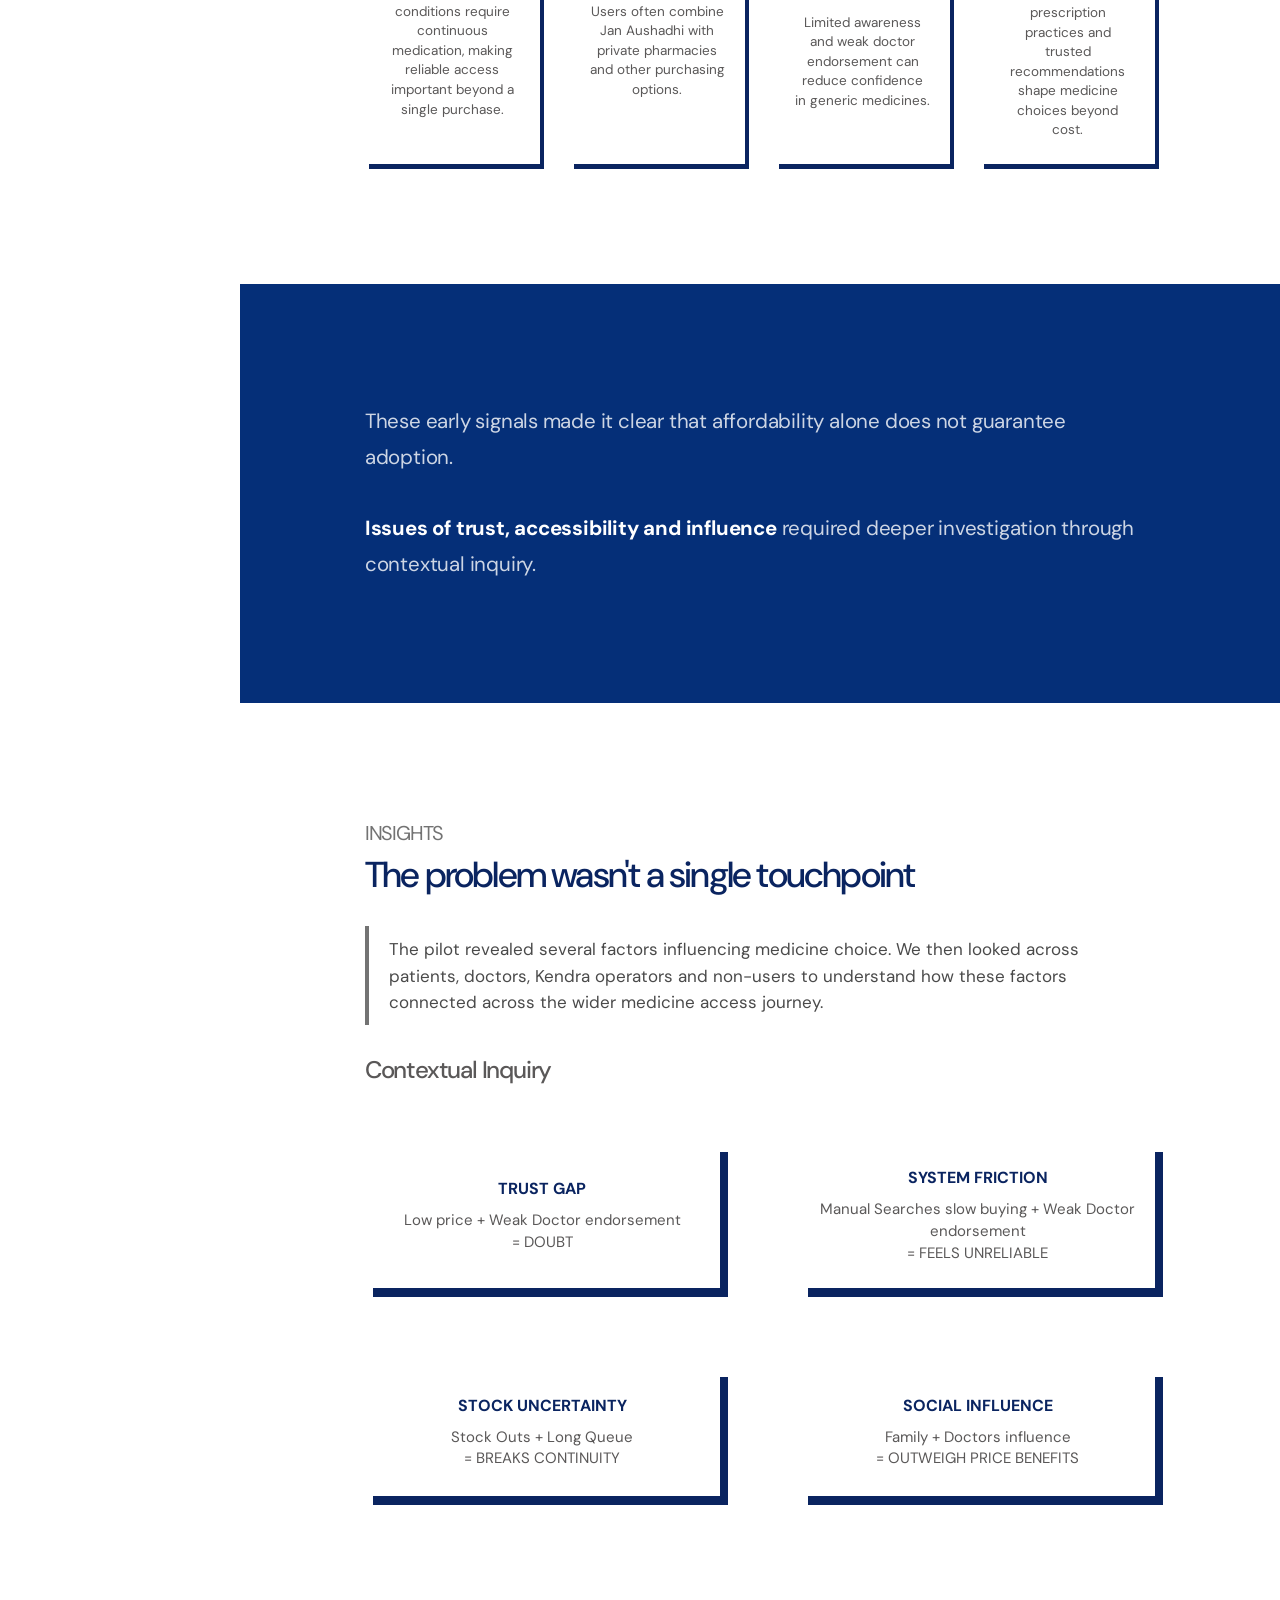
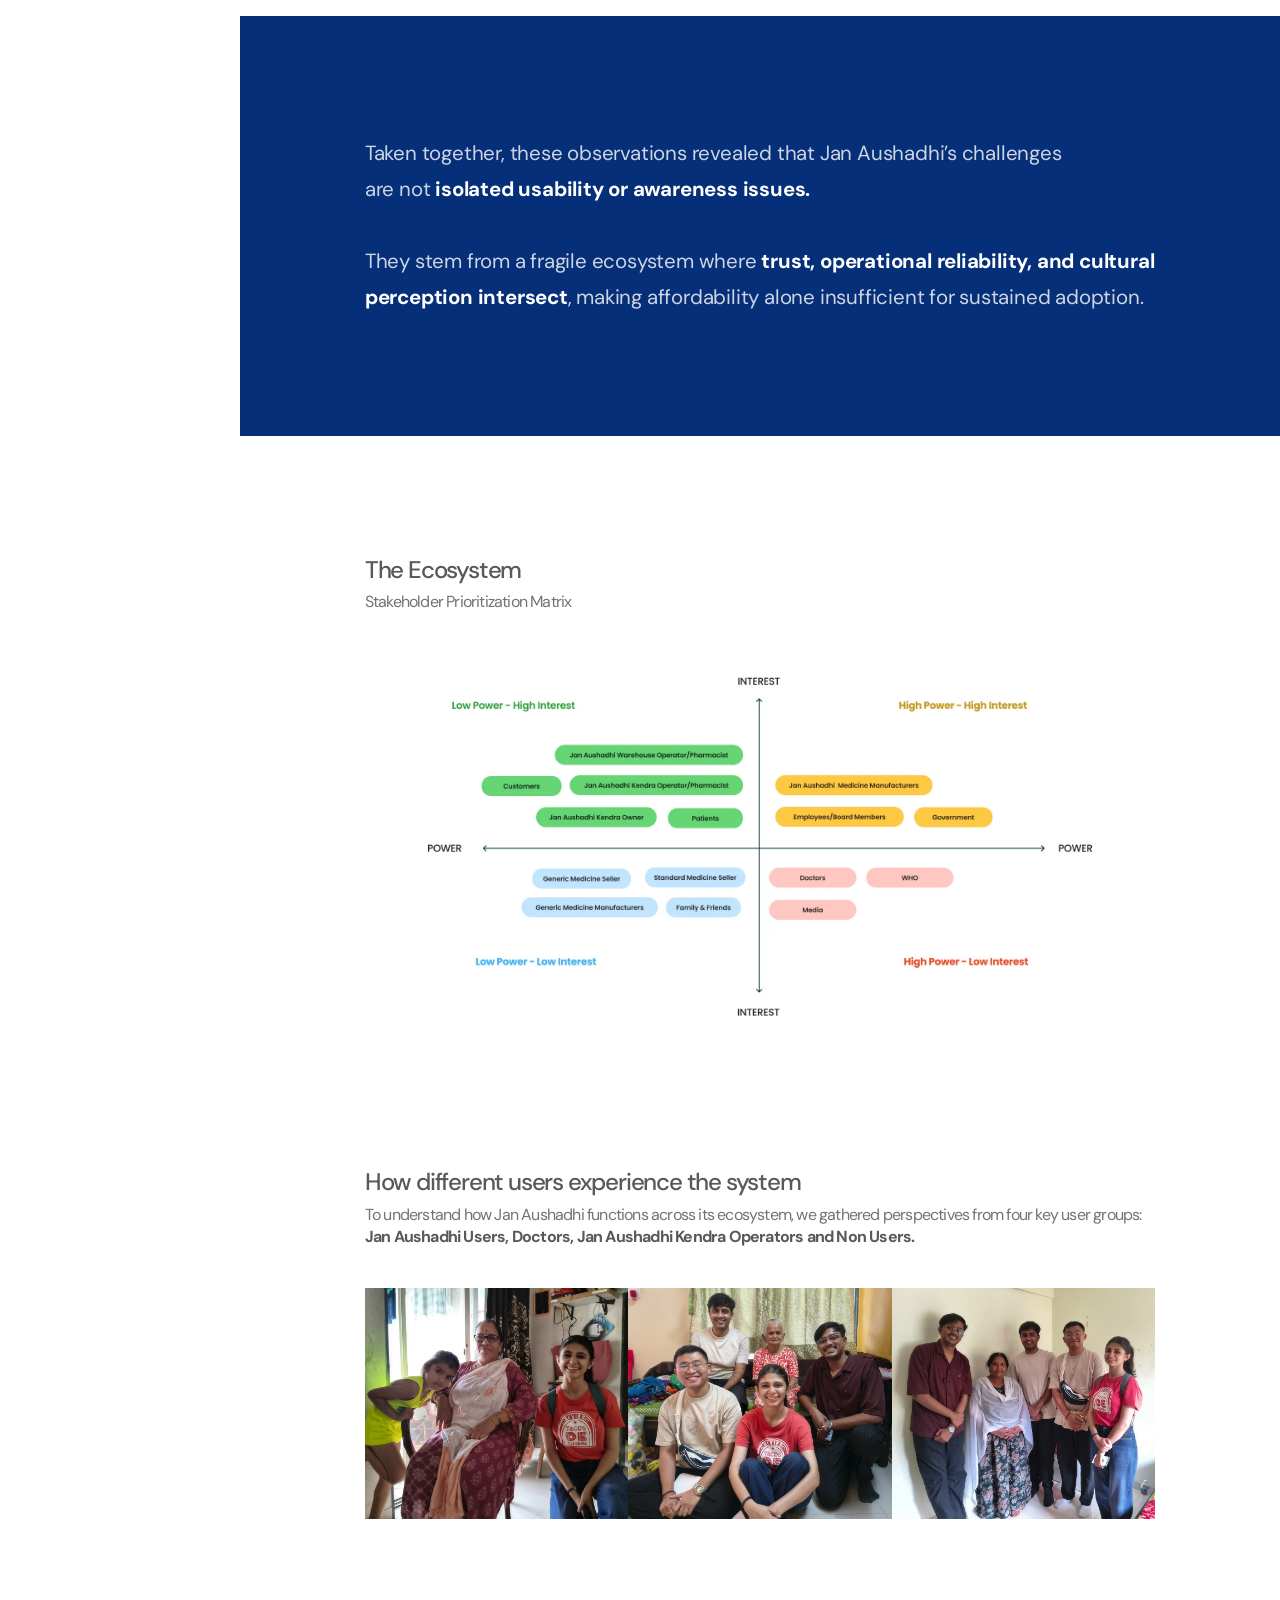
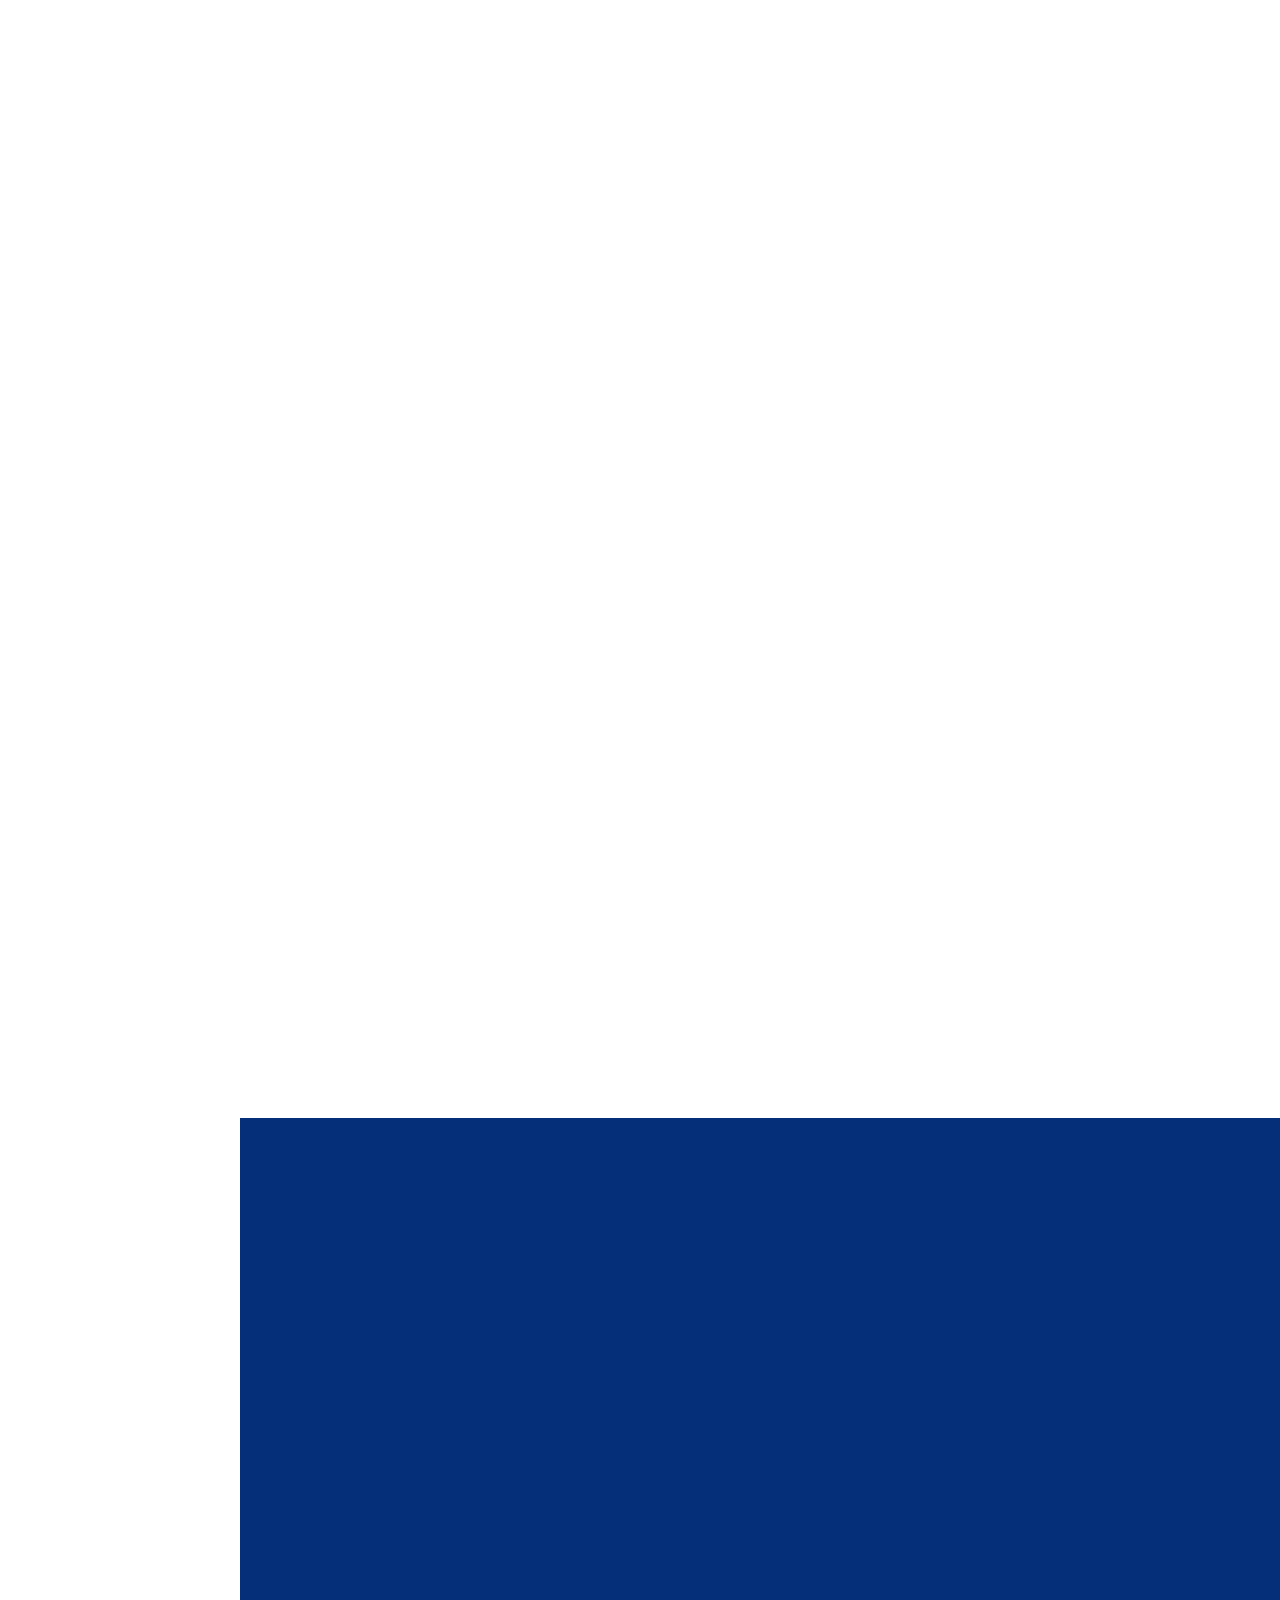
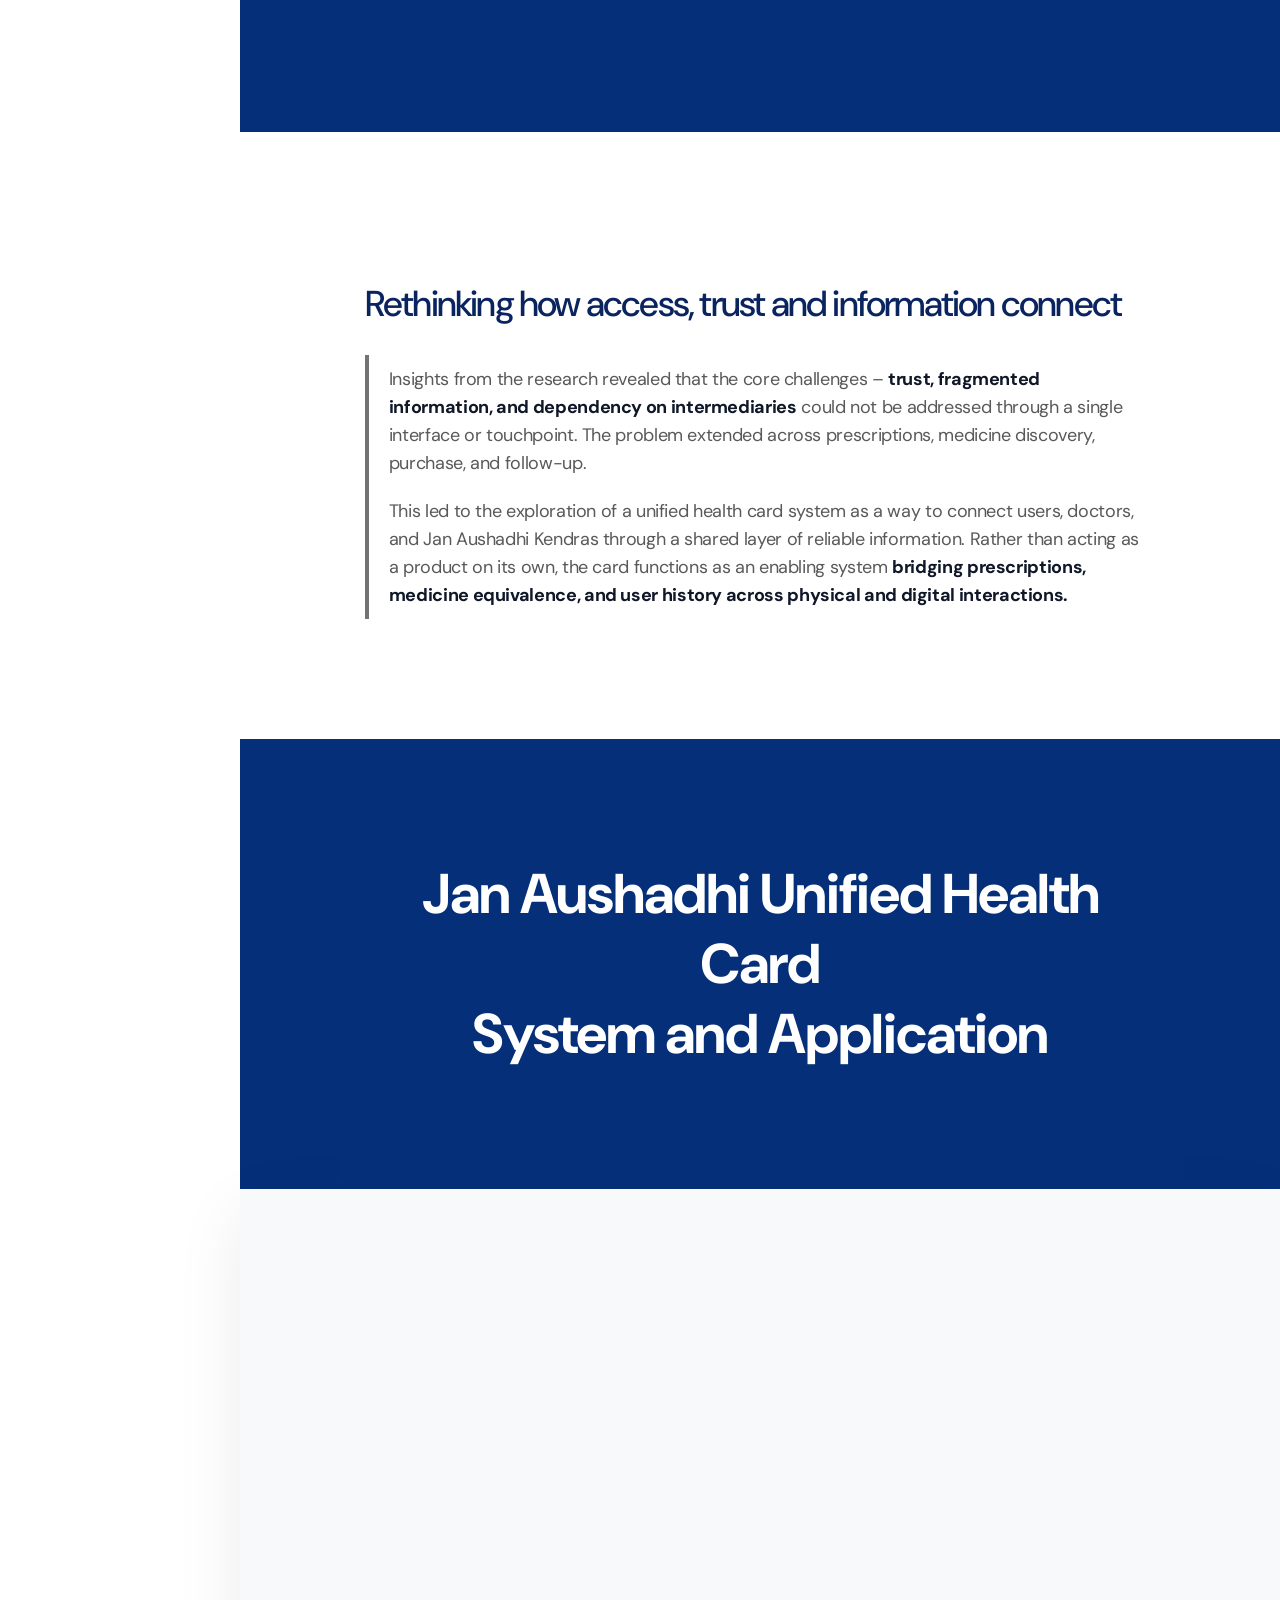
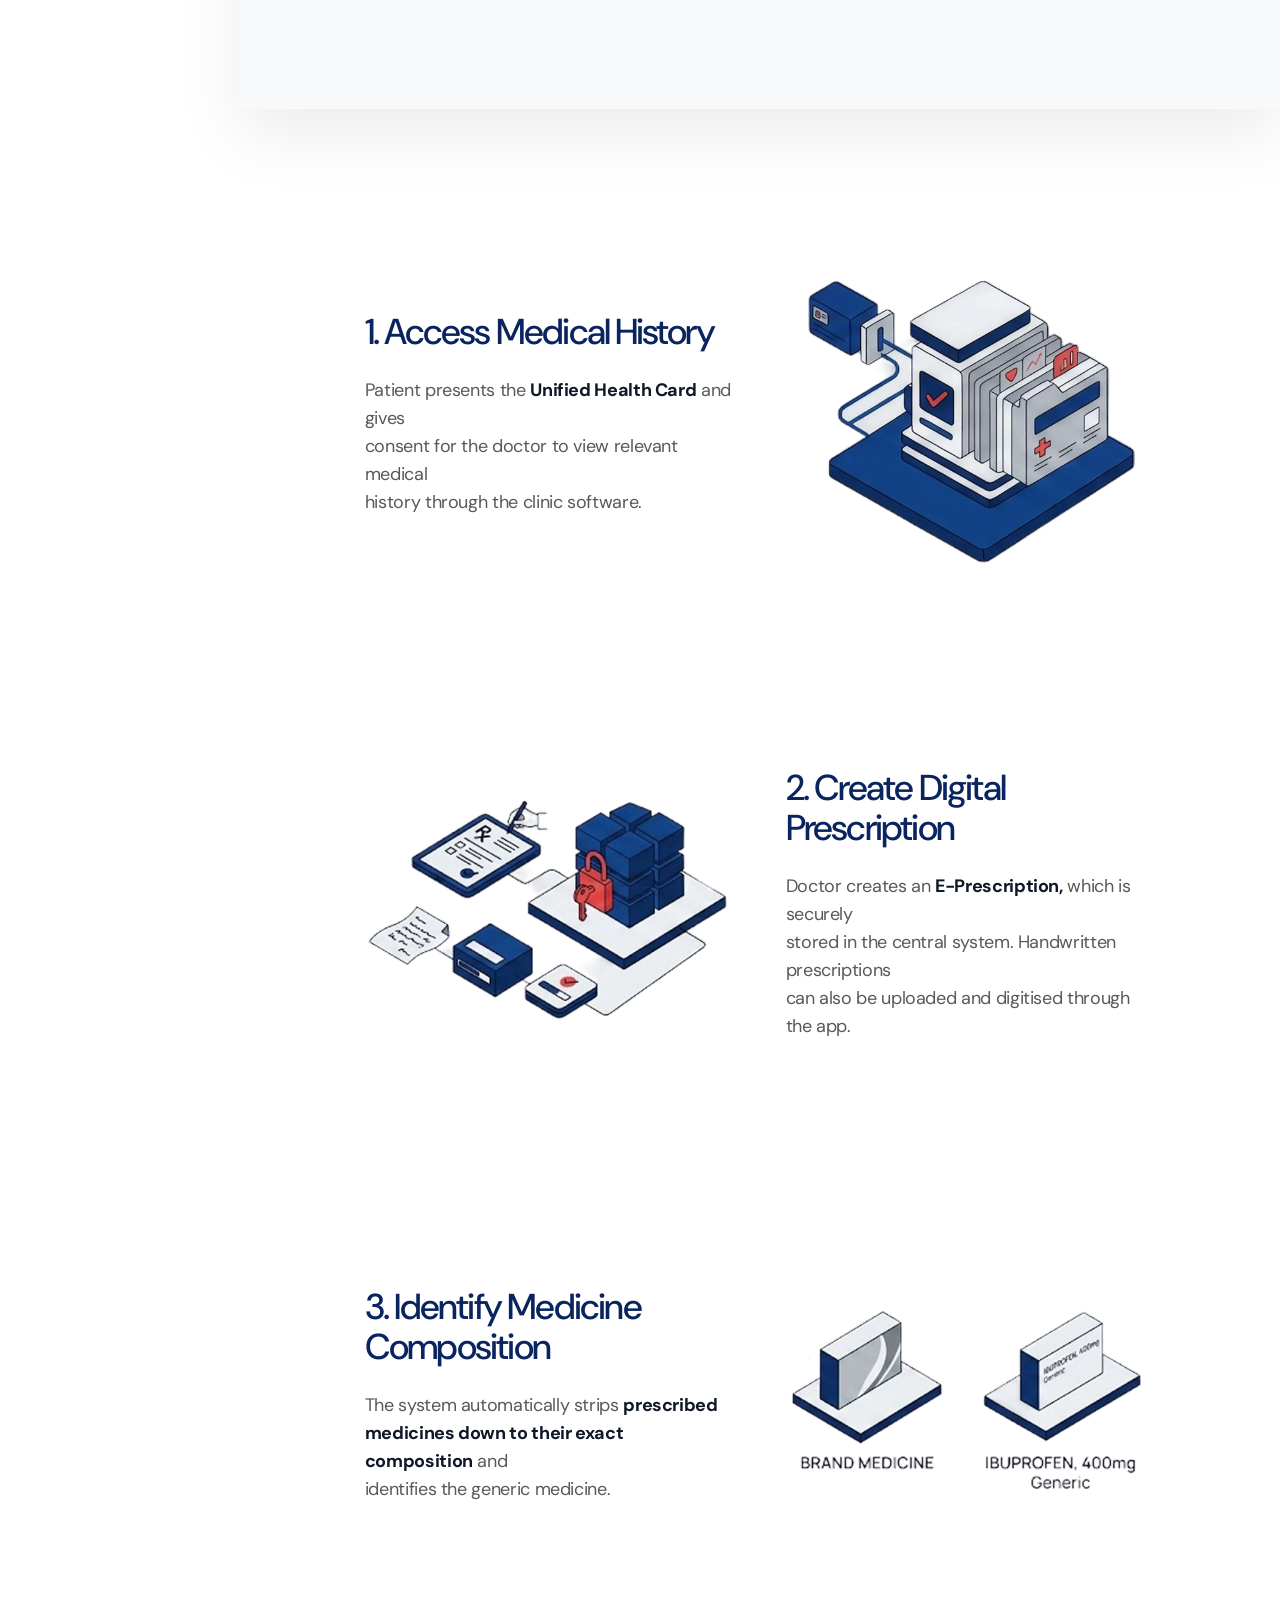
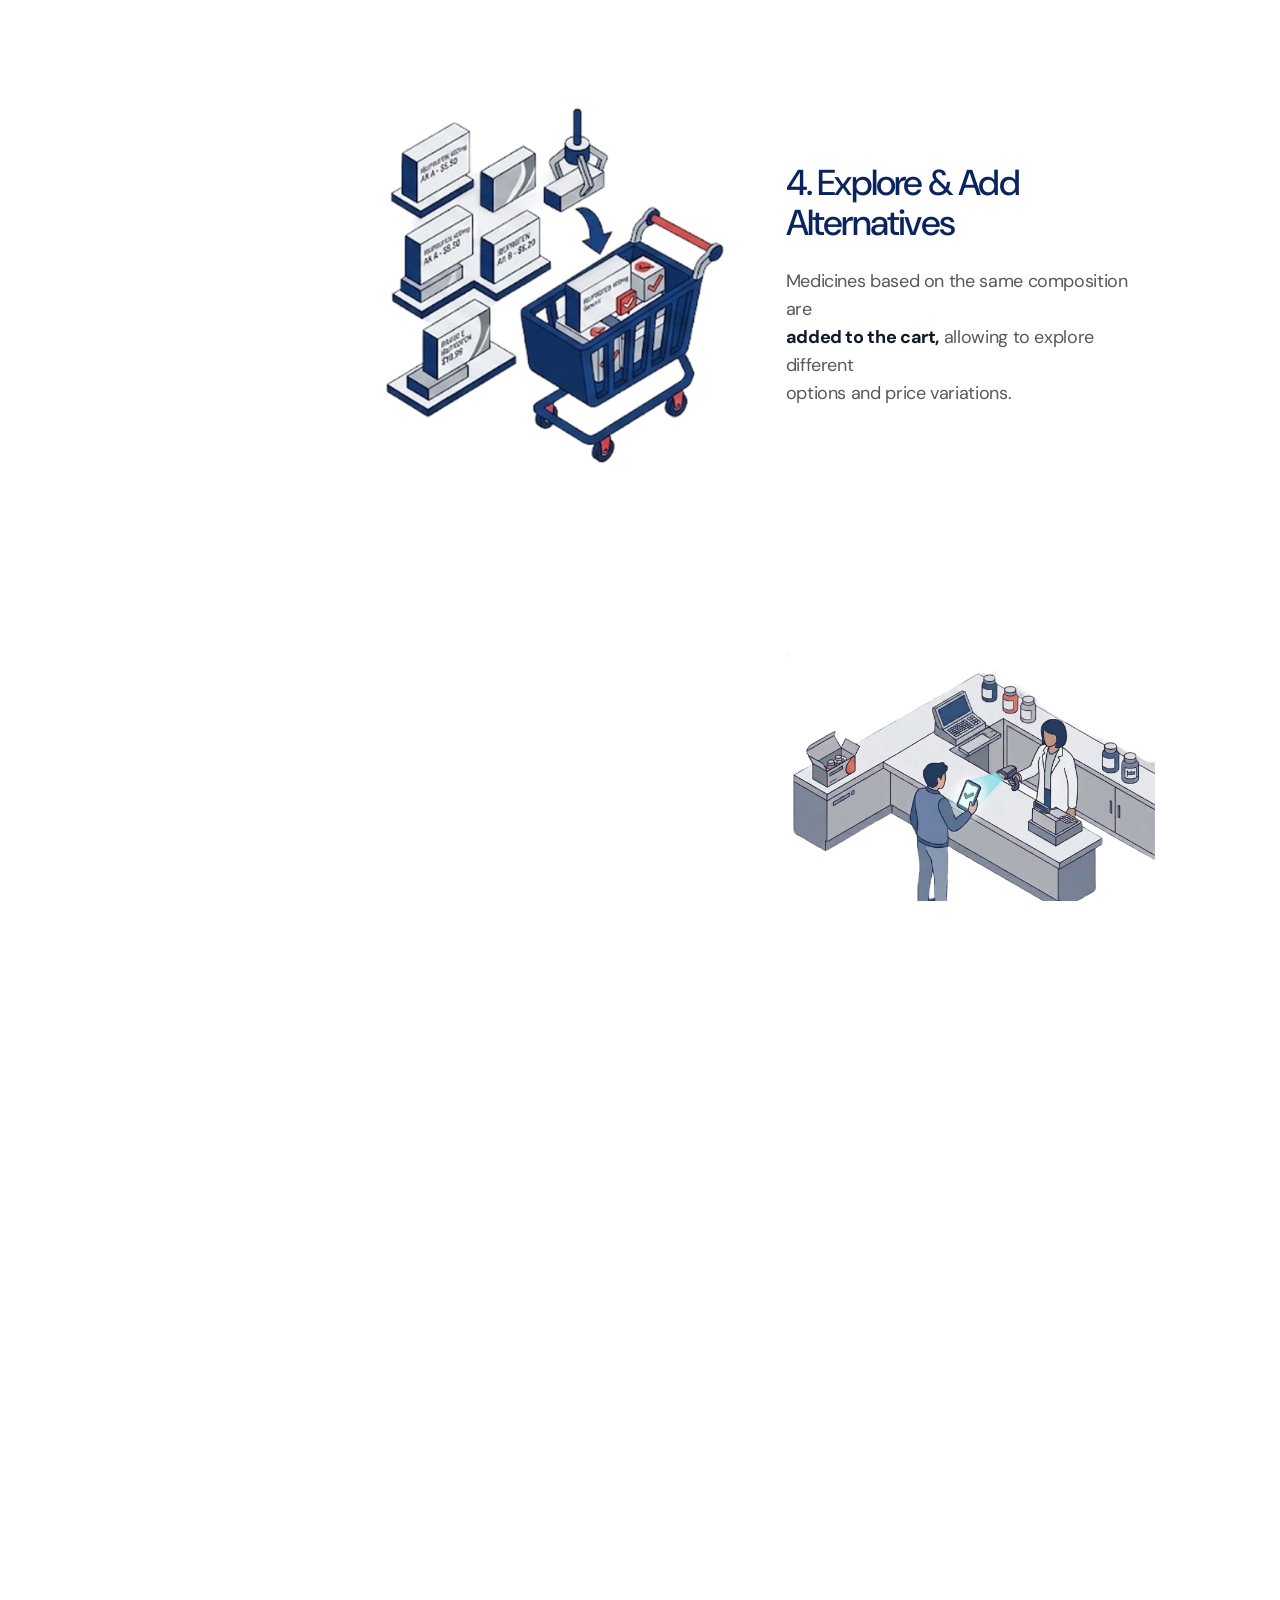
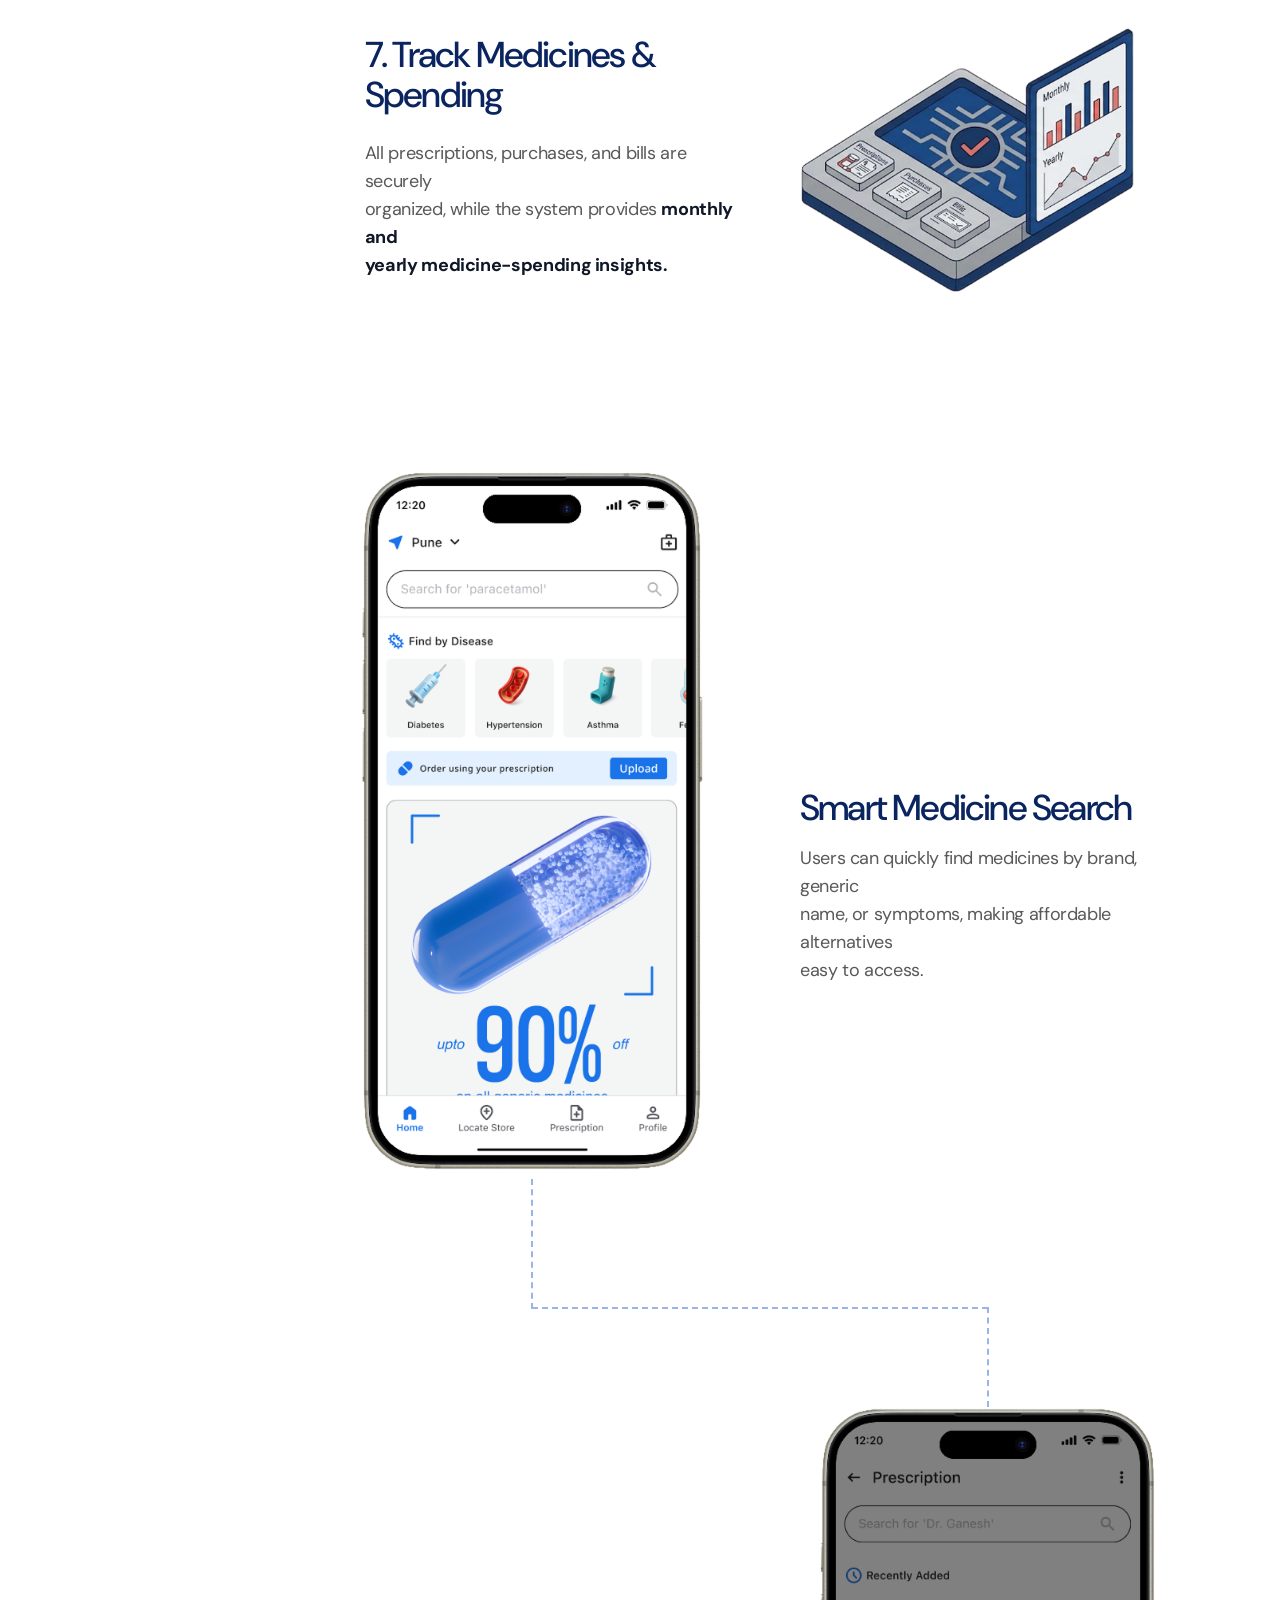
<file: jan-aushadhi.html>
<!DOCTYPE html>
<html lang="en">
<head>
  <meta charset="UTF-8">
  <meta name="viewport" content="width=device-width, initial-scale=1.0">
  <meta name="description" content="Enhancing Jan Aushadhi Case Study — Making affordable medicine easier to trust and access by Sakshi Thareja.">
  <title>Enhancing Jan Aushadhi</title>

  <!-- Tab Favicon -->
  <link rel="icon" type="image/svg+xml" sizes="any" href="tab%20icon.svg">
  <link rel="icon" type="image/png" sizes="32x32" href="tab-icon-32.png">
  <link rel="apple-touch-icon" sizes="180x180" href="tab-icon-180.png">

  <!-- Google Fonts: Anton & DM Sans -->
  <link rel="preconnect" href="https://fonts.googleapis.com">
  <link rel="preconnect" href="https://fonts.gstatic.com" crossorigin>
  <link href="https://fonts.googleapis.com/css2?family=Anton&family=DM+Sans:opsz,wght@9..40,300;9..40,400;9..40,500;9..40,700;9..40,800&family=Solitreo&display=swap" rel="stylesheet">
  <link href="https://api.fontshare.com/v2/css?f[]=ranade@500,600,700&f[]=switzer@400,500&display=swap" rel="stylesheet">

  <!-- Main Stylesheet -->
  <link rel="stylesheet" href="style.css">

  <style>
    *, *::before, *::after {
      text-shadow: none !important;
    }

    /* Global Ultra-Smooth Native Hardware Scroll Specs */
    html {
      scroll-behavior: smooth !important;
      scroll-padding-top: 40px;
    }

    body {
      overflow-x: hidden;
      overflow-y: auto;
      -webkit-overflow-scrolling: touch;
      margin: 0;
      padding: 0;
    }

    /* Force Zero Top Margin & Padding for Case Study Page */
    body.case-study-page {
      padding-top: 0 !important;
      margin-top: 0 !important;
    }

    body.case-study-page .main-content {
      padding-top: 0 !important;
      margin-top: 0 !important;
    }

    body.case-study-page .case-study-hero-section {
      padding-top: 0 !important;
      margin-top: 0 !important;
    }

    /* Hide Top Header Navbar & Footer on Case Study Page */
    .site-header,
    .site-footer {
      display: none !important;
    }

    /* Desktop Sidebar Layout Offset (min-width: 1025px) */
    @media (min-width: 1025px) {
      body.case-study-page {
        padding-left: 240px !important;
      }
      
      .case-study-hero-section {
        width: 100% !important;
        max-width: 100% !important;
        margin-left: 0 !important;
        margin-right: 0 !important;
      }
    }

    /* Left Navigation Sidebar Styling */
    .case-study-sidebar {
      position: fixed;
      top: 0;
      left: 0;
      width: 240px;
      height: 100vh;
      background: rgba(255, 255, 255, 0.94);
      backdrop-filter: blur(16px);
      -webkit-backdrop-filter: blur(16px);
      border-right: 1px solid rgba(0, 0, 0, 0.08);
      z-index: 998;
      box-sizing: border-box;
      transition: transform 0.3s cubic-bezier(0.16, 1, 0.3, 1);
      overscroll-behavior: contain;
    }

    .sidebar-inner {
      display: flex;
      flex-direction: column;
      height: 100%;
      padding: 40px 20px 32px 24px;
      box-sizing: border-box;
      overflow-y: auto;
      scroll-behavior: smooth;
      -webkit-overflow-scrolling: touch;
      overscroll-behavior: contain;
      scrollbar-width: thin;
      scrollbar-color: rgba(0, 0, 0, 0.2) transparent;
    }

    .sidebar-inner::-webkit-scrollbar {
      width: 5px;
    }

    .sidebar-inner::-webkit-scrollbar-track {
      background: transparent;
    }

    .sidebar-inner::-webkit-scrollbar-thumb {
      background: rgba(0, 0, 0, 0.18);
      border-radius: 4px;
    }

    .sidebar-inner::-webkit-scrollbar-thumb:hover {
      background: rgba(27, 94, 32, 0.5);
    }

    .sidebar-header {
      margin-bottom: 28px;
    }

    .sidebar-back-link {
      display: inline-flex;
      align-items: center;
      gap: 6px;
      font-family: -apple-system, BlinkMacSystemFont, "SF Pro Text", "SF Pro", "DM Sans", sans-serif;
      font-size: 14px;
      font-weight: 400;
      color: #344054;
      text-decoration: none;
      margin-bottom: 12px;
      transition: opacity 0.2s ease;
    }

    .sidebar-back-link:hover {
      opacity: 0.8;
    }

    .sidebar-title {
      color: #0A2460;
      font-family: -apple-system, BlinkMacSystemFont, "SF Pro Display", "SF Pro Text", "SF Pro", "DM Sans", sans-serif;
      font-size: 20px;
      font-style: normal;
      font-weight: 600;
      line-height: 26px;
      letter-spacing: -0.4px;
      margin: 12px 0 0 0;
    }

    .sidebar-subtitle {
      color: #344054;
      font-family: -apple-system, BlinkMacSystemFont, "SF Pro Display", "SF Pro Text", "SF Pro", "DM Sans", sans-serif;
      font-size: 14px;
      font-style: normal;
      font-weight: 400;
      line-height: 20px;
      letter-spacing: -0.2px;
      margin: 12px 0 0 0;
    }

    .sidebar-meta-list {
      display: flex;
      flex-direction: column;
      gap: 16px;
      margin-top: 24px;
      margin-bottom: 24px;
    }

    .sidebar-meta-item {
      display: flex;
      flex-direction: column;
      gap: 4px;
    }

    .sidebar-meta-label {
      font-family: -apple-system, BlinkMacSystemFont, "SF Pro Text", "SF Pro", "DM Sans", sans-serif;
      font-size: 11px;
      font-weight: 500;
      letter-spacing: 0.8px;
      text-transform: uppercase;
      color: #98A2B3;
      display: block;
      width: 100%;
      white-space: nowrap;
    }

    .sidebar-meta-value {
      font-family: -apple-system, BlinkMacSystemFont, "SF Pro Text", "SF Pro", "DM Sans", sans-serif;
      font-size: 14px;
      font-style: normal;
      font-weight: 400;
      line-height: 20px;
      letter-spacing: -0.2px;
      color: #344054;
      margin: 0;
    }

    .sidebar-outcomes-block {
      margin-bottom: 24px;
    }

    .sidebar-outcomes-list {
      list-style: none;
      padding: 0;
      margin: 12px 0 0 0;
      display: flex;
      flex-direction: column;
      gap: 12px;
    }

    .sidebar-outcomes-list li {
      font-family: -apple-system, BlinkMacSystemFont, "SF Pro Text", "SF Pro", "DM Sans", sans-serif;
      font-size: 14px;
      font-style: normal;
      font-weight: 400;
      line-height: 20px;
      letter-spacing: -0.2px;
      color: #344054;
    }

    .sidebar-onthispage-block {
      margin-bottom: 24px;
    }

    .sidebar-nav {
      flex: 1;
    }

    .sidebar-menu {
      list-style: none;
      padding: 0;
      margin: 0;
      display: flex;
      flex-direction: column;
      gap: 6px;
    }

    .sidebar-link {
      display: flex;
      align-items: center;
      gap: 10px;
      padding: 6px 8px;
      border-radius: 6px;
      text-decoration: none;
      color: #344054;
      font-family: -apple-system, BlinkMacSystemFont, "SF Pro Text", "SF Pro", "DM Sans", sans-serif;
      font-size: 14px;
      font-style: normal;
      font-weight: 400;
      line-height: 20px;
      letter-spacing: -0.2px;
      transition: all 0.2s ease;
    }

    .sidebar-dot {
      width: 6px;
      height: 6px;
      border-radius: 50%;
      background: #D0D5DD;
      transition: all 0.2s ease;
      flex-shrink: 0;
    }

    .sidebar-link:hover {
      color: #0A2460;
      background: rgba(10, 36, 96, 0.06);
    }

    .sidebar-link:hover .sidebar-dot {
      background: #0A2460;
      transform: scale(1.3);
    }

    .sidebar-link.active {
      color: #0A2460;
      font-weight: 600;
      background: rgba(10, 36, 96, 0.1);
    }

    .sidebar-link.active .sidebar-dot {
      background: #0A2460;
      transform: scale(1.3);
    }

    /* Mobile Sidebar Toggle Button */
    .sidebar-toggle-btn {
      display: none;
      position: fixed;
      bottom: 24px;
      left: 24px;
      z-index: 999;
      background: #0A2460;
      color: #ffffff;
      border: none;
      border-radius: 30px;
      padding: 12px 20px;
      font-family: -apple-system, BlinkMacSystemFont, "SF Pro Text", sans-serif;
      font-size: 14px;
      font-weight: 600;
      box-shadow: 0 8px 24px rgba(10, 36, 96, 0.35);
      cursor: pointer;
      align-items: center;
      gap: 8px;
    }

    @media (max-width: 1024px) {
      .case-study-sidebar {
        transform: translateX(-100%);
      }
      .case-study-sidebar.is-open {
        transform: translateX(0);
      }
      .sidebar-toggle-btn {
        display: flex;
      }
    }

    /* Hero Banner Section */
    .case-study-hero-section {
      width: 100%;
      max-width: 100%;
      position: relative;
      margin: 0;
      padding: 0;
      overflow: hidden;
      background: #ffffff;
    }

    .hero-image-container {
      width: 100%;
      position: relative;
      display: flex;
      justify-content: center;
      align-items: center;
    }

    .hero-bg-image {
      width: 100%;
      height: auto;
      display: block;
      object-fit: cover;
    }

    .hero-heading-overlay {
      position: absolute;
      top: 6.8%;
      left: 50%;
      transform: translateX(-50%);
      font-family: 'Anton', sans-serif;
      font-size: clamp(22px, 3.8vw, 64px);
      font-weight: 400;
      color: #ffffff;
      text-transform: uppercase;
      white-space: nowrap;
      margin: 0;
      padding: 0;
      letter-spacing: 0.04em;
      text-align: center;
      z-index: 10;
      pointer-events: none;
    }

    /* Project Overview Section */
    .project-overview-section {
      max-width: 1440px;
      margin: 80px auto 0 auto;
      padding: 0 5%;
      box-sizing: border-box;
    }

    .project-goal-container {
      margin-bottom: 79px;
    }

    .project-goal-title {
      font-family: -apple-system, BlinkMacSystemFont, "SF Pro Display", "SF Pro Text", "DM Sans", sans-serif;
      font-size: 36px;
      font-weight: 600;
      color: #1B5E20;
      line-height: 1.25;
      margin: 0 0 12px 0;
    }

    .project-goal-desc {
      font-family: -apple-system, BlinkMacSystemFont, "SF Pro Text", "SF Pro", "DM Sans", sans-serif;
      font-size: 20px;
      font-weight: 400;
      color: #667085;
      line-height: 1.4;
      margin: 0;
    }

    .project-meta-grid {
      display: grid;
      grid-template-columns: repeat(4, 1fr);
      gap: 32px;
      padding-top: 40px;
      border-top: 1px solid rgba(0, 0, 0, 0.08);
    }

    .meta-label {
      font-family: -apple-system, BlinkMacSystemFont, "SF Pro Text", sans-serif;
      font-size: 12px;
      font-weight: 600;
      letter-spacing: 1px;
      text-transform: uppercase;
      color: #1B5E20;
      display: block;
      margin-bottom: 8px;
    }

    .meta-value {
      font-family: -apple-system, BlinkMacSystemFont, "SF Pro Text", sans-serif;
      font-size: 15px;
      font-weight: 400;
      color: #232F3F;
      line-height: 1.4;
      margin: 0;
    }

    /* Soulka Question Headline Section (160px Gap After Hero) */
    .soulka-question-section {
      width: 100%;
      margin-top: 160px !important;
      padding: 0 5%;
      box-sizing: border-box;
      display: flex;
      flex-direction: column;
      align-items: flex-start;
      justify-content: flex-start;
    }

    .soulka-question-heading {
      width: 100%;
      max-width: 1046px;
      min-height: 59px;
      color: #5A5858;
      font-family: "DM Sans", sans-serif;
      font-size: 40px;
      font-style: normal;
      font-weight: 400;
      line-height: 48px;
      margin: 0;
    }

    .soulka-question-heading .cooking-highlight {
      color: #1B5E20;
      font-family: "DM Sans", sans-serif;
      font-size: 40px;
      font-style: normal;
      font-weight: 700;
      line-height: 48px;
    }

    .soulka-sub-statement {
      margin-top: 28px !important;
      margin-bottom: 0;
      width: 100%;
      max-width: 1300px;
      color: #5A5858;
      font-family: "DM Sans", sans-serif;
      font-size: 40px;
      font-style: normal;
      font-weight: 400;
      line-height: 48px;
    }

    .soulka-sub-statement .green-bold {
      color: #1B5E20;
      font-family: "DM Sans", sans-serif;
      font-size: 40px;
      font-style: normal;
      font-weight: 700;
      line-height: 48px;
    }

    .soulka-walkin-statement {
      margin-top: 28px !important;
      margin-bottom: 0;
      width: 100%;
      max-width: 1300px;
      color: #5A5858;
      font-family: "DM Sans", sans-serif;
      font-size: 40px;
      font-style: normal;
      font-weight: 400;
      line-height: 48px;
    }

    .soulka-walkin-statement .green-bold {
      color: #1B5E20;
      font-family: "DM Sans", sans-serif;
      font-size: 40px;
      font-style: normal;
      font-weight: 700;
      line-height: 48px;
    }

    /* Soulka Intro Statement Section (240px Gap Below Previous Section) */
    .soulka-intro-statement-section {
      width: 100%;
      margin-top: 240px !important;
      padding: 0 5%;
      box-sizing: border-box;
      display: flex;
      justify-content: flex-start;
    }

    .soulka-intro-statement-heading {
      width: 100%;
      max-width: 554px;
      color: #5A5858;
      font-family: "DM Sans", sans-serif;
      font-size: 40px;
      font-style: normal;
      font-weight: 400;
      line-height: 60px;
      letter-spacing: -1.2px;
      margin: 0;
    }

    .soulka-intro-statement-heading .soulka-green-bold {
      color: #1B5E20;
      font-family: "DM Sans", sans-serif;
      font-size: 40px;
      font-style: normal;
      font-weight: 700;
      line-height: 60px;
      letter-spacing: -1.2px;
    }

    /* Soulka YouTube Video Section (40px Gap Below Intro Statement) */
    .soulka-youtube-section {
      width: 100%;
      margin-top: 40px !important;
      padding: 0 5%;
      box-sizing: border-box;
      display: flex;
      justify-content: center;
    }

    .soulka-youtube-wrapper {
      position: relative;
      width: 100%;
      max-width: 960px;
      margin: 0 auto;
      aspect-ratio: 16 / 9;
      border-radius: 12px;
      overflow: hidden;
      box-shadow: 0 12px 40px rgba(0, 0, 0, 0.12);
      background: #000000;
    }

    .soulka-youtube-wrapper iframe {
      width: 100%;
      height: 100%;
      border: none;
      display: block;
    }



    /* Soulka Problem Depth Section (100px Gap Below Video) */
    .soulka-problem-depth-section {
      width: 100%;
      margin-top: 100px !important;
      padding: 0 5%;
      box-sizing: border-box;
      display: flex;
      flex-direction: column;
      align-items: flex-start;
    }

    .soulka-problem-depth-heading {
      width: 100%;
      max-width: 642px;
      color: #5A5858;
      font-family: "DM Sans", sans-serif;
      font-size: 40px;
      font-style: normal;
      font-weight: 400;
      line-height: 60px;
      letter-spacing: -1.2px;
      margin: 0;
      text-align: left;
    }

    .soulka-two-worlds-image-wrapper {
      width: 100%;
      max-width: 960px;
      margin-top: 40px !important;
      margin-left: auto;
      margin-right: auto;
      display: flex;
      justify-content: center;
    }

    .soulka-two-worlds-image {
      width: 100%;
      max-width: 960px;
      height: auto;
      display: block;
      border-radius: 0;
      object-fit: contain;
    }

    /* Soulka Studies Show Section (240px Below Two Worlds Image) */
    .soulka-studies-show-section {
      width: 100%;
      margin-top: 240px !important;
      padding: 0 5%;
      box-sizing: border-box;
      display: flex;
      flex-direction: column;
      align-items: flex-start;
    }

    .soulka-studies-show-heading {
      width: 100%;
      max-width: 242px;
      color: #5A5858;
      font-family: "DM Sans", sans-serif;
      font-size: 40px;
      font-style: normal;
      font-weight: 400;
      line-height: 60px;
      letter-spacing: -1.2px;
      margin: 0;
      text-align: left;
    }

    /* Studies Grid Container (40px Gap Below Heading, 40px Column Gap) */
    .soulka-studies-grid {
      width: 100%;
      margin-top: 40px !important;
      display: flex;
      flex-wrap: wrap;
      gap: 40px;
      align-items: stretch;
    }

    /* Individual Study Card (Width: 295px, Gap: 16px) */
    .soulka-study-card {
      width: 256px;
      display: flex;
      flex-direction: column;
      align-items: flex-start;
      gap: 8px;
      box-sizing: border-box;
    }

    .study-number {
      align-self: stretch;
      color: #1B5E20;
      font-family: "DM Sans", sans-serif;
      font-size: 48px;
      font-style: normal;
      font-weight: 700;
      line-height: 100%;
    }

    .study-body {
      width: 100%;
      align-self: stretch;
      color: #5A5858;
      font-family: "DM Sans", sans-serif;
      font-size: 16px;
      font-style: normal;
      font-weight: 400;
      line-height: 24px;
      margin: 0;
    }

    .study-source {
      width: 100%;
      align-self: stretch;
      color: rgba(0, 0, 0, 0.50);
      text-align: right;
      font-family: "DM Sans", sans-serif;
      font-size: 16px;
      font-style: normal;
      font-weight: 700;
      line-height: 24px;
      margin-top: auto;
    }

    /* Soulka Existing Gaps Section (240px Below Studies Show Section) */
    .soulka-existing-gaps-section {
      width: 100%;
      margin-top: 240px !important;
      padding: 0 5%;
      box-sizing: border-box;
      display: flex;
      flex-direction: column;
      align-items: flex-start;
    }

    .soulka-existing-gaps-heading {
      width: 100%;
      max-width: 642px;
      color: #5A5858;
      font-family: "DM Sans", sans-serif;
      font-size: 40px;
      font-style: normal;
      font-weight: 400;
      line-height: 60px;
      letter-spacing: -1.2px;
      margin: 0;
      text-align: left;
    }

    .soulka-gaps-image-wrapper {
      width: 100%;
      max-width: 800px;
      margin-top: 40px !important;
      margin-left: auto;
      margin-right: auto;
      display: flex;
      justify-content: center;
    }

    .soulka-gaps-image {
      width: 100%;
      max-width: 800px;
      height: auto;
      display: block;
      border-radius: 0;
      object-fit: contain;
    }

    /* Soulka Introducing Section (100px Below Previous Section) */
    .soulka-introducing-section {
      width: 100%;
      margin-top: 100px !important;
      padding: 0 5%;
      box-sizing: border-box;
      display: flex;
      flex-direction: column;
      align-items: flex-start;
      overflow: visible;
    }

    .soulka-introducing-heading {
      width: 100%;
      max-width: 642px;
      color: #5A5858;
      font-family: "DM Sans", sans-serif;
      font-size: 40px;
      font-style: normal;
      font-weight: 400;
      line-height: 60px;
      letter-spacing: -1.2px;
      margin: 0;
      text-align: left;
    }

    .soulka-introducing-heading .soulka-green-bold {
      color: #1B5E20;
      font-family: "DM Sans", sans-serif;
      font-size: 40px;
      font-style: normal;
      font-weight: 700;
      line-height: 60px;
      letter-spacing: -1.2px;
    }

    /* Introducing Banner Container (Background Leaf & Ladle Graphics) */
    .soulka-introducing-banner {
      position: relative;
      width: 100%;
      min-height: 480px;
      margin-top: 40px !important;
      overflow: visible;
      display: flex;
      align-items: flex-end;
      box-sizing: border-box;
    }

    .bg-graphic {
      position: absolute;
      pointer-events: none;
      user-select: none;
      z-index: 1;
      object-fit: contain;
    }

    .bg-leaf {
      top: -30px;
      left: -5.5%;
      width: 78%;
      max-width: 950px;
      height: auto;
    }

    .bg-ladle {
      bottom: -30px;
      right: -5.5%;
      width: 80%;
      max-width: 980px;
      height: auto;
    }

    .soulka-introducing-content {
      position: relative;
      z-index: 5;
      max-width: 560px;
      padding: 120px 0 10px 0;
    }

    .soulka-introducing-body {
      color: #5A5858;
      font-family: "DM Sans", sans-serif;
      font-size: 20px;
      font-style: normal;
      font-weight: 400;
      line-height: 28px;
      margin: 0;
    }

    .soulka-introducing-body .soulka-green-bold-text {
      color: #1B5E20;
      font-weight: 700;
    }

    /* Soulka Value Section (240px Below Introducing Section) */
    .soulka-value-section {
      width: 100%;
      margin-top: 240px !important;
      padding: 0 5%;
      box-sizing: border-box;
      display: flex;
      flex-direction: column;
      gap: 32px;
      align-items: flex-start;
    }

    .soulka-value-paragraph {
      width: 100%;
      max-width: 1180px;
      color: #5A5858;
      font-family: "DM Sans", sans-serif;
      font-size: 24px;
      font-style: normal;
      font-weight: 400;
      line-height: 32px;
      margin: 0;
      text-align: left;
    }

    .soulka-value-paragraph .soulka-green-bold-text {
      color: #1B5E20;
      font-weight: 700;
    }

    /* Soulka Store Section (240px Below Previous Section) */
    .soulka-store-section {
      width: 100%;
      margin-top: 240px !important;
      padding: 0 5%;
      box-sizing: border-box;
      display: flex;
      flex-direction: row;
      align-items: center;
      justify-content: flex-start;
      gap: 40px;
    }

    .soulka-store-image-container {
      flex: 0 1 520px;
      max-width: 520px;
    }

    .soulka-store-image {
      width: 100%;
      height: auto;
      display: block;
      border-radius: 0;
      object-fit: contain;
    }

    .soulka-store-content {
      flex: 1 1 540px;
      max-width: 600px;
      display: flex;
      flex-direction: column;
      gap: 16px;
    }

    .soulka-store-text {
      color: #5A5858;
      font-family: "DM Sans", sans-serif;
      font-size: 20px;
      font-style: normal;
      font-weight: 400;
      line-height: 24px;
      margin: 0;
      text-align: left;
    }

    .soulka-store-text .soulka-green-bold-text {
      color: #1B5E20;
      font-weight: 700;
    }

    /* Soulka Stakeholders Image Section (240px Below Store Section) */
    .soulka-stakeholders-section {
      width: 100%;
      margin-top: 240px !important;
      padding: 0 5%;
      box-sizing: border-box;
      display: flex;
      justify-content: center;
    }

    .soulka-stakeholders-image-wrapper {
      width: 100%;
      max-width: 960px;
      margin-left: auto;
      margin-right: auto;
      display: flex;
      justify-content: center;
    }

    .soulka-stakeholders-image {
      width: 100%;
      max-width: 960px;
      height: auto;
      display: block;
      border-radius: 0;
      object-fit: contain;
    }

    /* Soulka Naming Section (100px Below Previous Section) */
    .soulka-naming-section {
      width: 100%;
      margin-top: 100px !important;
      padding: 0 5%;
      box-sizing: border-box;
      display: flex;
      flex-direction: column;
      align-items: flex-start;
    }

    .soulka-naming-heading {
      width: 100%;
      max-width: 442px;
      color: #5A5858;
      font-family: "DM Sans", sans-serif;
      font-size: 40px;
      font-style: normal;
      font-weight: 400;
      line-height: 60px;
      letter-spacing: -1.2px;
      margin: 0;
      text-align: left;
    }

    .soulka-naming-heading .soulka-green-bold {
      color: #1B5E20;
      font-weight: 700;
    }

    .soulka-naming-image-wrapper {
      width: 100%;
      max-width: 640px;
      margin-top: 160px !important;
      margin-left: auto;
      margin-right: auto;
      display: flex;
      justify-content: center;
    }

    .soulka-naming-image {
      width: 100%;
      max-width: 640px;
      height: auto;
      display: block;
      border-radius: 0;
      object-fit: contain;
    }

    /* Soulka Visual Identity Section (160px Below Naming Section) */
    .soulka-identity-section {
      width: 100%;
      margin-top: 160px !important;
      padding: 0 5%;
      box-sizing: border-box;
      display: flex;
      flex-direction: column;
      align-items: flex-start;
    }

    .soulka-identity-heading {
      width: 100%;
      max-width: 442px;
      color: #5A5858;
      font-family: "DM Sans", sans-serif;
      font-size: 40px;
      font-style: normal;
      font-weight: 400;
      line-height: 60px;
      letter-spacing: -1.2px;
      margin: 0;
      text-align: left;
    }

    .soulka-identity-heading .soulka-green-bold {
      color: #1B5E20;
      font-weight: 700;
    }

    .soulka-identity-image-wrapper {
      width: 100%;
      max-width: 1200px;
      margin-top: 40px !important;
      margin-left: auto;
      margin-right: auto;
      display: flex;
      justify-content: center;
    }

    .soulka-identity-image {
      width: 100%;
      max-width: 1200px;
      height: auto;
      display: block;
      border-radius: 0;
      object-fit: contain;
    }

    /* Soulka App Intro Section (160px Below Visual Identity) */
    .soulka-app-intro-section {
      width: 100%;
      margin-top: 160px !important;
      padding: 0 5%;
      box-sizing: border-box;
      display: flex;
      flex-direction: column;
      align-items: flex-start;
    }

    .soulka-app-intro-heading {
      width: 100%;
      max-width: 465px;
      color: #5A5858;
      font-family: "DM Sans", sans-serif;
      font-size: 40px;
      font-style: normal;
      font-weight: 400;
      line-height: 60px; /* 150% */
      letter-spacing: -1.2px;
      margin: 0;
    }

    .soulka-app-intro-heading .soulka-green-bold {
      color: #1B5E20;
      font-weight: 700;
    }

    .soulka-app-grid {
      width: 100%;
      margin-top: 80px;
      display: grid;
      grid-template-columns: 1fr 1fr;
      gap: 40px;
    }

    .soulka-app-grid-image {
      width: 100%;
      height: auto;
      display: block;
      border-radius: 0;
      object-fit: contain;
    }

    .soulka-app-full-image {
      width: 100%;
      margin-top: 80px;
      height: auto;
      display: block;
      border-radius: 0;
      object-fit: contain;
    }

    /* Soulka Features Section (100px Below App Intro) */
    .soulka-features-section {
      width: 100%;
      margin-top: 100px !important;
      padding: 0 5%;
      box-sizing: border-box;
      display: flex;
      flex-direction: column;
      align-items: flex-start;
    }

    .soulka-features-heading {
      color: #5A5858;
      font-family: "DM Sans", sans-serif;
      font-size: 40px;
      font-style: normal;
      font-weight: 400;
      line-height: 60px; /* 150% */
      letter-spacing: -1.2px;
      margin: 0;
    }

    .soulka-feature-block {
      width: 100%;
      margin-top: 60px;
      display: flex;
      flex-direction: row;
      justify-content: flex-end;
      align-items: flex-end;
      gap: 60px;
    }

    .soulka-feature-text-content {
      display: flex;
      flex-direction: column;
      align-items: flex-start;
      gap: 10px;
    }

    .soulka-feature-title {
      color: #1B5E20;
      font-family: "DM Sans", sans-serif;
      font-size: 28px;
      font-style: normal;
      font-weight: 600;
      line-height: 40px; /* 111.111% */
      margin: 0;
    }

    .soulka-feature-description {
      width: max-content;
      display: inline-flex;
      padding: 20px;
      flex-direction: column;
      justify-content: center;
      align-items: flex-start;
      gap: 10px;
      border-radius: 12px;
      border: 2px dashed #0CA017;

      color: #5A5858;
      font-family: "DM Sans", sans-serif;
      font-size: 14px;
      font-style: normal;
      font-weight: 400;
      line-height: 21px; /* 150% */
    }

    .soulka-feature-description strong {
      color: #1B5E20;
      font-weight: 700;
    }

    .soulka-feature-media {
      display: flex;
      justify-content: flex-start;
    }

    .soulka-feature-video {
      width: 100%;
      max-width: 280px;
      height: auto;
      border-radius: 0;
      display: block;
      border: none;
      outline: none;
      background: transparent;
    }

    .soulka-feature-block-left {
      width: 100%;
      margin-top: 100px;
      display: flex;
      flex-direction: row;
      justify-content: flex-start;
      align-items: flex-end;
      gap: 60px;
    }

    .soulka-feature-image {
      width: 412px;
      height: 298px;
      aspect-ratio: 206/149;
      max-width: 100%;
      border-radius: 0;
      display: block;
      object-fit: contain;
    }

    /* What we Learned Section */
    .soulka-learned-section {
      width: 100%;
      margin-top: 160px;
      margin-bottom: 240px;
      padding: 0 5%;
      box-sizing: border-box;
      display: flex;
      flex-direction: column;
      align-items: flex-start;
    }

    .soulka-learned-heading {
      color: #5A5858;
      font-family: "DM Sans", sans-serif;
      font-size: 40px;
      font-style: normal;
      font-weight: 400;
      line-height: 60px; /* 150% */
      letter-spacing: -1.2px;
      margin: 0;
    }

    .soulka-learned-grid {
      display: grid;
      width: 100%;
      max-width: 1412px;
      margin: 120px auto 0;
      row-gap: 40px;
      column-gap: 40px;
      grid-template-columns: repeat(2, minmax(0, max-content));
      justify-content: center;
      align-self: center;
    }

    .soulka-learned-card {
      display: flex;
      flex-direction: column;
      justify-content: center;
      align-items: center;
      padding: 40px;
      border-radius: 8px;
      border: 1px solid #1B5E20;
      gap: 16px;
      box-sizing: border-box;
    }

    .soulka-learned-card-title {
      color: #1B5E20;
      text-align: center;
      font-family: "DM Sans", sans-serif;
      font-size: 24px;
      font-style: normal;
      font-weight: 600;
      line-height: 32px; /* 133.333% */
      margin: 0;
    }

    .soulka-learned-card-text {
      color: #5A5858;
      text-align: center;
      font-family: "DM Sans", sans-serif;
      font-size: 16px;
      font-style: normal;
      font-weight: 400;
      line-height: 24px; /* 150% */
      margin: 0;
      white-space: nowrap;
    }

    /* Sequential Scroll Fade-in Animation for Question Section */
    .fade-in-step {
      opacity: 0;
      transform: translateY(28px);
      transition: opacity 0.85s cubic-bezier(0.16, 1, 0.3, 1), transform 0.85s cubic-bezier(0.16, 1, 0.3, 1);
    }

    .fade-in-step.visible {
      opacity: 1;
      transform: none;
    }

    .soulka-question-heading.fade-in-step {
      transition-delay: 0.1s;
    }

    .soulka-sub-statement.fade-in-step {
      transition-delay: 0.45s;
    }

    .soulka-walkin-statement.fade-in-step {
      transition-delay: 0.8s;
    }

    @media (max-width: 1024px) {
      .soulka-question-section,
      .soulka-intro-statement-section {
        margin-top: 80px !important;
      }
      .soulka-video-section,
      .soulka-problem-depth-section {
        margin-top: 48px !important;
      }
      .soulka-question-heading,
      .soulka-question-heading .cooking-highlight,
      .soulka-sub-statement,
      .soulka-sub-statement .green-bold,
      .soulka-walkin-statement,
      .soulka-walkin-statement .green-bold,
      .soulka-intro-statement-heading,
      .soulka-intro-statement-heading .soulka-green-bold,
      .soulka-problem-depth-heading {
        font-size: clamp(24px, 4.5vw, 40px);
        line-height: 1.3;
      }
    }
    /* Jan Aushadhi Intro Section */
    .ja-intro-section {
      width: 100%;
      margin: 0; background-color: #052F78; padding: 120px 12%;
      box-sizing: border-box;
      display: flex;
      flex-direction: column;
      justify-content: center;
    }

    .ja-intro-text {
      color: rgba(255, 255, 255, 0.58);
      font-family: "DM Sans", sans-serif;
      font-size: 36px;
      font-style: normal;
      font-weight: 400;
      line-height: 60px; /* 166.667% */
      letter-spacing: -0.02em;
      margin: 0;
    }

    .ja-intro-text strong {
      color: #FFF;
      font-family: "DM Sans", sans-serif;
      font-size: 40px;
      font-style: normal;
      font-weight: 700;
      line-height: 60px;
      letter-spacing: -0.02em;
    }
    /* The Challenge Section */
    .ja-challenge-section {
      width: 100%;
      background-color: #FFFFFF;
      padding: 120px 12% 0;
      box-sizing: border-box;
      display: flex;
      flex-direction: column;
      justify-content: flex-start;
      align-items: flex-start;
    }

    .ja-challenge-container {
      width: 100%;
      margin: 0;
      display: flex;
      flex-direction: column;
      align-items: flex-start;
    }

    .ja-challenge-eyebrow {
      font-family: 'DM Sans', sans-serif;
      font-style: normal;
      font-weight: 400;
      font-size: 20px;
      line-height: 20px;
      letter-spacing: -0.06em;
      text-transform: uppercase;
      color: #737373;
      margin: 0 0 22px 0;
      display: block;
    }

    .ja-challenge-title {
      font-family: 'DM Sans', sans-serif;
      font-style: normal;
      font-weight: 500;
      font-size: 36px;
      line-height: 40px;
      letter-spacing: -0.05em;
      color: #0A2460;
      margin: 0 0 40px 0;
      max-width: 1020px;
    }

    .ja-challenge-callout {
      box-sizing: border-box;
      display: flex;
      flex-direction: row;
      align-items: center;
      padding: 10px 10px 10px 20px;
      border-left: 4px solid #737373;
      max-width: 1081px;
      margin-bottom: 54px;
    }

    .ja-challenge-callout-text {
      font-family: 'DM Sans', sans-serif;
      font-size: 17px;
      line-height: 1.55;
      color: #4A4A4A;
      margin: 0;
    }

    .ja-challenge-stats-row {
      display: flex;
      flex-direction: row;
      align-items: flex-start;
      gap: 80px;
      width: 100%;
      max-width: 920px;
    }

    .ja-challenge-stat-col {
      flex: 1;
      min-width: 0;
      display: flex;
      flex-direction: column;
    }

    .ja-challenge-stat-number {
      font-family: 'DM Sans', sans-serif;
      font-weight: 700;
      font-size: 40px;
      line-height: 1.1;
      letter-spacing: -0.05em;
      color: #0A2460;
      margin-bottom: 16px;
    }

    .ja-challenge-stat-heading {
      font-family: 'DM Sans', sans-serif;
      font-weight: 500;
      font-size: 18px;
      line-height: 1.3;
      letter-spacing: -0.03em;
      color: #1A1A1A;
      margin: 0 0 10px 0;
    }

    .ja-challenge-stat-desc {
      font-family: 'DM Sans', sans-serif;
      font-weight: 400;
      font-size: 14px;
      line-height: 1.5;
      color: #666666;
      margin: 0;
    }

    @media (max-width: 900px) {
      .ja-challenge-section {
        padding: 90px 6% 0;
      }
      .ja-challenge-title {
        font-size: 28px;
        line-height: 34px;
      }
      .ja-challenge-stats-row {
        flex-direction: column;
        gap: 36px;
      }
      .ja-challenge-stat-number {
        font-size: 34px;
      }
    }

    /* Research Section */
    .ja-research-section {
      width: 100%;
      background-color: #FFFFFF;
      padding: 120px 12% 0;
      box-sizing: border-box;
      display: flex;
      flex-direction: column;
      justify-content: flex-start;
      align-items: flex-start;
    }

    .ja-research-container {
      width: 100%;
      margin: 0;
      display: flex;
      flex-direction: column;
      align-items: flex-start;
    }

    .ja-research-eyebrow {
      font-family: 'DM Sans', sans-serif;
      font-style: normal;
      font-weight: 400;
      font-size: 20px;
      line-height: 20px;
      letter-spacing: -0.06em;
      text-transform: uppercase;
      color: #737373;
      margin: 0 0 14px 0;
      display: block;
    }

    .ja-research-title {
      font-family: 'DM Sans', sans-serif;
      font-style: normal;
      font-weight: 500;
      font-size: 36px;
      line-height: 40px;
      letter-spacing: -0.05em;
      color: #0A2460;
      margin: 0 0 32px 0;
      max-width: 820px;
    }

    .ja-research-callout {
      box-sizing: border-box;
      display: flex;
      flex-direction: row;
      align-items: center;
      padding: 10px 10px 10px 20px;
      border-left: 4px solid #737373;
      max-width: 1091px;
      margin-bottom: 36px;
    }

    .ja-research-callout-text {
      font-family: 'DM Sans', sans-serif;
      font-size: 17px;
      line-height: 1.55;
      color: #4A4A4A;
      margin: 0;
    }

    .ja-research-subtitle {
      font-family: 'DM Sans', sans-serif;
      font-style: normal;
      font-weight: 500;
      font-size: 24px;
      line-height: 28px;
      letter-spacing: -0.05em;
      color: #5A5858;
      margin: 0 0 32px 0;
    }

    .ja-research-cards-grid {
      display: flex;
      flex-direction: row;
      align-items: stretch;
      gap: 36px;
      width: 100%;
      max-width: 1180px;
    }

    .ja-research-card {
      box-sizing: border-box;
      display: flex;
      flex-direction: column;
      justify-content: center;
      align-items: center;
      text-align: center;
      padding: 24px 20px;
      background: #FFFFFF;
      box-shadow: 4px 5px 0px #0A2460;
      flex: 1;
      min-width: 0;
      min-height: 123px;
    }

    .ja-research-card-title {
      font-family: 'DM Sans', sans-serif;
      font-style: normal;
      font-weight: 700;
      font-size: 16px;
      line-height: 22px;
      letter-spacing: 0;
      text-transform: uppercase;
      color: #0A2460;
      margin: 0 0 8px 0;
    }

    .ja-research-card-desc {
      font-family: 'DM Sans', sans-serif;
      font-style: normal;
      font-weight: 400;
      font-size: 13.5px;
      line-height: 1.45;
      color: #5A5858;
      margin: 0;
    }

    @media (max-width: 1024px) {
      .ja-research-cards-grid {
        display: grid;
        grid-template-columns: repeat(2, 1fr);
        gap: 24px;
      }
    }

    @media (max-width: 768px) {
      .ja-research-section {
        padding: 60px 6% 0;
      }
      .ja-research-title {
        font-size: 28px;
        line-height: 34px;
      }
      .ja-research-cards-grid {
        grid-template-columns: 1fr;
        gap: 20px;
      }
    }
    
    /* Case Example Section */
    .ja-case-example-section {
      width: 100%;
      background-color: #FFFFFF;
      padding: 120px 12% 0;
      box-sizing: border-box;
      display: flex;
      flex-direction: column;
      justify-content: flex-start;
      align-items: flex-start;
    }

    .ja-case-example-container {
      display: flex;
      flex-direction: row;
      justify-content: flex-start;
      gap: clamp(60px, 10vw, 140px);
      width: 100%;
      max-width: 1100px;
      margin: 0;
    }

    .ja-case-left {
      flex: 0 0 auto;
    }

    .ja-case-title {
      font-family: 'DM Sans', sans-serif;
      font-style: normal;
      font-weight: 500;
      font-size: 24px;
      line-height: 28px;
      letter-spacing: -0.05em;
      color: #5A5858;
      margin: 0;
      white-space: nowrap;
    }

    .ja-case-right {
      flex: 1;
      max-width: 480px;
    }

    .ja-case-list {
      list-style: none;
      padding: 0;
      margin: 0;
      display: flex;
      flex-direction: column;
    }

    .ja-case-list li {
      font-family: 'DM Sans', sans-serif;
      font-style: normal;
      font-weight: 400;
      font-size: 16px;
      line-height: 22px;
      letter-spacing: -0.05em;
      color: #5A5858;
      padding: 24px 0;
      border-bottom: 0.5px solid #737373;
    }

    .ja-case-list li:first-child {
      padding-top: 0;
    }

    .ja-case-list li:last-child {
      border-bottom: none;
      padding-bottom: 0;
    }

    .ja-case-list li strong {
      font-weight: 700;
      color: #222222;
    }

    @media (max-width: 768px) {
      .ja-case-example-section {
        padding: 60px 6% 0;
      }
      .ja-case-example-container {
        flex-direction: column;
        gap: 32px;
      }
      .ja-case-title {
        white-space: normal;
      }
      .ja-case-left,
      .ja-case-right {
        max-width: 100%;
        flex: 1 1 auto;
      }
    }

    /* Pilot Study Section */
    .ja-pilot-section {
      width: 100%;
      background-color: #FFFFFF;
      padding: 120px 12% 120px;
      box-sizing: border-box;
      display: flex;
      flex-direction: column;
      justify-content: flex-start;
      align-items: flex-start;
    }

    .ja-pilot-container {
      width: 100%;
      margin: 0;
      display: flex;
      flex-direction: column;
      align-items: flex-start;
    }

    .ja-pilot-title {
      font-family: 'DM Sans', sans-serif;
      font-style: normal;
      font-weight: 500;
      font-size: 24px;
      line-height: 28px;
      letter-spacing: -0.05em;
      color: #5A5858;
      margin: 0 0 32px 0;
    }

    .ja-pilot-cards {
      display: flex;
      flex-direction: row;
      align-items: stretch;
      gap: 30px;
      width: 100%;
      max-width: 1266px;
    }

    .ja-pilot-card {
      box-sizing: border-box;
      display: flex;
      flex-direction: column;
      justify-content: center;
      align-items: center;
      text-align: center;
      padding: 24px 20px;
      background: #FFFFFF;
      box-shadow: 4px 5px 0px #0A2460;
      flex: 1;
      min-width: 0;
      min-height: 147px;
      border: none !important;
    }

    .ja-pilot-card-title {
      font-family: 'DM Sans', sans-serif;
      font-style: normal;
      font-weight: 700;
      font-size: 16px;
      line-height: 22px;
      letter-spacing: 0;
      text-transform: uppercase;
      color: #0A2460;
      margin: 0 0 10px 0;
    }

    .ja-pilot-card-desc {
      font-family: 'DM Sans', sans-serif;
      font-style: normal;
      font-weight: 400;
      font-size: 13.5px;
      line-height: 1.45;
      color: #5A5858;
      margin: 0;
    }

    @media (max-width: 1024px) {
      .ja-pilot-cards {
        display: grid;
        grid-template-columns: repeat(2, 1fr);
        gap: 24px;
      }
    }

    @media (max-width: 768px) {
      .ja-pilot-section {
        padding: 60px 6% 80px;
      }
      .ja-pilot-cards {
        grid-template-columns: 1fr;
        gap: 20px;
      }
    }

    /* Signals Section */
    .ja-signals-section {
      width: 100%;
      background-color: #052F78;
      padding: 120px 12%;
      box-sizing: border-box;
      display: flex;
      flex-direction: column;
      justify-content: center;
    }

    .ja-signals-text {
      color: rgba(255, 255, 255, 0.8);
      font-family: "DM Sans", sans-serif;
      font-size: clamp(20px, 1.6vw, 24px);
      font-style: normal;
      font-weight: 400;
      line-height: 1.75;
      letter-spacing: -0.01em;
      margin: 0;
    }

    .ja-signals-text strong {
      color: #FFFFFF;
      font-weight: 700;
    }

    /* Insights Section */
    .ja-insights-section {
      width: 100%;
      background-color: #FFFFFF;
      padding: 120px 12% 120px;
      box-sizing: border-box;
      display: flex;
      flex-direction: column;
      justify-content: flex-start;
      align-items: flex-start;
    }

    .ja-insights-container {
      width: 100%;
      margin: 0;
      display: flex;
      flex-direction: column;
      align-items: flex-start;
    }

    .ja-insights-eyebrow {
      font-family: 'DM Sans', sans-serif;
      font-style: normal;
      font-weight: 400;
      font-size: 20px;
      line-height: 20px;
      letter-spacing: -0.06em;
      text-transform: uppercase;
      color: #737373;
      margin: 0 0 12px 0;
      display: block;
    }

    .ja-insights-title {
      font-family: 'DM Sans', sans-serif;
      font-style: normal;
      font-weight: 500;
      font-size: 36px;
      line-height: 40px;
      letter-spacing: -0.05em;
      color: #0A2460;
      margin: 0 0 31px 0;
    }

    .ja-insights-callout {
      box-sizing: border-box;
      display: flex;
      flex-direction: row;
      align-items: center;
      padding: 10px 10px 10px 20px;
      border-left: 4px solid #737373;
      max-width: 1081px;
      margin: 0 0 31px 0;
    }

    .ja-insights-callout-text {
      font-family: 'DM Sans', sans-serif;
      font-size: 17px;
      line-height: 1.55;
      color: #4A4A4A;
      margin: 0;
    }

    .ja-insights-subtitle {
      font-family: 'DM Sans', sans-serif;
      font-style: normal;
      font-weight: 500;
      font-size: 24px;
      line-height: 28px;
      letter-spacing: -0.05em;
      color: #5A5858;
      margin: 0 0 59px 0;
    }

    .ja-insights-grid {
      display: grid;
      grid-template-columns: repeat(2, 1fr);
      column-gap: 80px;
      row-gap: 80px;
      width: 100%;
      max-width: 1232px;
    }

    .ja-insights-card {
      box-sizing: border-box;
      display: flex;
      flex-direction: column;
      justify-content: center;
      align-items: center;
      text-align: center;
      padding: 24px 20px;
      background: #FFFFFF;
      box-shadow: 8px 9px 0px #0A2460;
      min-height: 128px;
    }

    .ja-insights-card-title {
      font-family: 'DM Sans', sans-serif;
      font-style: normal;
      font-weight: 700;
      font-size: 16px;
      line-height: 22px;
      letter-spacing: 0;
      text-transform: uppercase;
      color: #0A2460;
      margin: 0 0 10px 0;
    }

    .ja-insights-card-desc {
      font-family: 'DM Sans', sans-serif;
      font-style: normal;
      font-weight: 400;
      font-size: 15px;
      line-height: 1.45;
      color: #5A5858;
      margin: 0;
    }

    @media (max-width: 1024px) {
      .ja-insights-grid {
        column-gap: 40px;
        row-gap: 40px;
      }
    }

    @media (max-width: 768px) {
      .ja-insights-section {
        padding: 80px 6% 60px;
      }
      .ja-insights-title {
        font-size: 28px;
        line-height: 34px;
      }
      .ja-insights-grid {
        grid-template-columns: 1fr;
        gap: 30px;
      }
      .ja-insights-subtitle {
        margin-bottom: 32px;
      }
    }

    /* Ecosystem Matrix Section */
    .ja-ecosystem-section {
      width: 100%;
      background-color: #FFFFFF;
      padding: 120px 12% 0;
      box-sizing: border-box;
      display: flex;
      flex-direction: column;
      justify-content: flex-start;
      align-items: flex-start;
    }

    .ja-ecosystem-title {
      font-family: 'DM Sans', sans-serif;
      font-style: normal;
      font-weight: 500;
      font-size: 24px;
      line-height: 28px;
      letter-spacing: -0.05em;
      color: #5A5858;
      margin: 0 0 8px 0;
    }

    .ja-ecosystem-subtitle {
      font-family: 'DM Sans', sans-serif;
      font-style: normal;
      font-weight: 400;
      font-size: 16px;
      line-height: 20px;
      letter-spacing: -0.05em;
      color: #737373;
      margin: 0 0 32px 0;
    }

    .ja-ecosystem-image-wrapper {
      width: 100%;
      max-width: 1200px;
      margin: 0;
    }

    .ja-ecosystem-img {
      width: 100%;
      height: auto;
      object-fit: contain;
    }

    @media (max-width: 768px) {
      .ja-ecosystem-section {
        padding: 60px 6% 0;
      }
    }

    /* Users Experience Section */
    .ja-users-section {
      width: 100%;
      background-color: #FFFFFF;
      padding: 120px 12% 0;
      box-sizing: border-box;
      display: flex;
      flex-direction: column;
      justify-content: flex-start;
      align-items: flex-start;
    }

    .ja-users-title {
      font-family: 'DM Sans', sans-serif;
      font-style: normal;
      font-weight: 500;
      font-size: 24px;
      line-height: 28px;
      letter-spacing: -0.05em;
      color: #5A5858;
      margin: 0 0 8px 0;
    }

    .ja-users-desc {
      font-family: 'DM Sans', sans-serif;
      font-style: normal;
      font-weight: 400;
      font-size: 16px;
      line-height: 22px;
      letter-spacing: -0.05em;
      color: #737373;
      margin: 0 0 40px 0;
    }

    .ja-users-desc strong {
      font-weight: 700;
      color: #5A5858;
    }

    @media (max-width: 768px) {
      .ja-users-section {
        padding: 60px 6% 0;
      }
    }

    .ja-users-gallery {
      display: flex;
      width: 100%;
    }

    .ja-users-gallery img {
      width: 33.3333%;
      height: auto;
      object-fit: cover;
    }

    /* User Stats Section */
    .ja-user-stats-section {
      width: 100%;
      background-color: #FFFFFF;
      padding: 120px 12% 0;
      box-sizing: border-box;
      display: flex;
      flex-direction: column;
      justify-content: flex-start;
      align-items: flex-start;
    }

    .ja-user-stats-title {
      font-family: 'DM Sans', sans-serif;
      font-style: normal;
      font-weight: 500;
      font-size: 20px;
      line-height: 24px;
      letter-spacing: -0.05em;
      color: #5A5858;
      margin: 0 0 20px 0;
    }

    .ja-user-stats-grid {
      display: grid;
      grid-template-columns: repeat(3, 1fr);
      align-items: center;
      gap: clamp(32px, 4vw, 60px);
      width: 100%;
      max-width: 1100px;
      margin-bottom: 20px;
    }

    .ja-user-stat-card {
      display: flex;
      align-items: center;
      gap: 16px;
      min-width: 0;
    }

    .ja-donut-small {
      position: relative;
      width: 84px;
      height: 84px;
      flex-shrink: 0;
    }

    .ja-donut-small svg {
      width: 100%;
      height: 100%;
    }
    
    .ja-donut-small svg.circular-chart {
      transform: rotate(180deg);
    }

    .ja-donut-small .circle-bg {
      fill: none;
      stroke: #D0DEF5;
      stroke-width: 5;
    }

    .ja-donut-small .circle {
      fill: none;
      stroke: #0A2460;
      stroke-width: 5;
      stroke-linecap: round;
    }

    .ja-donut-text {
      position: absolute;
      top: 50%;
      left: 50%;
      transform: translate(-50%, -50%);
      font-family: 'DM Sans', sans-serif;
      font-size: 16px;
      font-weight: 700;
      color: #0A2460;
    }

    .ja-user-stat-card .ja-stat-desc {
      font-family: 'DM Sans', sans-serif;
      font-style: normal;
      font-weight: 400;
      font-size: 14px;
      line-height: 20px;
      letter-spacing: -0.05em;
      color: #737373;
      margin: 0;
    }

    .ja-bar-chart-wrapper {
      display: flex;
      align-items: center;
      gap: 16px;
    }

    .ja-bar-chart-small {
      display: flex;
      flex-direction: column;
      gap: 4px;
      width: 96px;
      flex-shrink: 0;
    }

    .ja-bar-row {
      width: 100%;
      display: flex;
    }

    .ja-bar {
      height: 18px;
      border-radius: 3px;
      display: flex;
      align-items: center;
      justify-content: flex-end;
      padding-right: 6px;
      font-family: 'DM Sans', sans-serif;
      font-size: 11px;
      font-weight: 700;
      box-sizing: border-box;
    }

    .ja-bar.light-blue {
      background-color: #D0DEF5;
      color: #0A2460;
    }

    .ja-bar.medium-blue {
      background-color: #7AA2F7;
      color: #FFFFFF;
    }

    .ja-bar.dark-blue {
      background-color: #0A2460;
      color: #FFFFFF;
    }

    .ja-bar-labels {
      display: flex;
      flex-direction: column;
      gap: 4px;
    }

    .ja-bar-labels span {
      font-family: 'DM Sans', sans-serif;
      font-style: normal;
      font-weight: 400;
      font-size: 14px;
      line-height: 18px;
      letter-spacing: -0.05em;
      color: #737373;
      white-space: nowrap;
    }

    .ja-user-stats-conclusion {
      font-family: 'DM Sans', sans-serif;
      font-style: normal;
      font-weight: 400;
      font-size: 16px;
      line-height: 24px;
      letter-spacing: -0.05em;
      color: #737373;
      margin: 0 0 40px 0;
    }

    @media (max-width: 900px) {
      .ja-user-stats-grid {
        grid-template-columns: 1fr;
        align-items: flex-start;
        gap: 28px;
      }
    }

    @media (max-width: 768px) {
      .ja-user-stats-section {
        padding: 60px 6% 0;
      }
    }

    /* Patterns Section */
    .ja-patterns-section {
      width: 100%;
      background-color: #FFFFFF;
      padding: 120px 12% 0;
      box-sizing: border-box;
      display: flex;
      flex-direction: column;
      justify-content: flex-start;
      align-items: flex-start;
    }

    .ja-patterns-title {
      font-family: 'DM Sans', sans-serif;
      font-style: normal;
      font-weight: 500;
      font-size: 24px;
      line-height: 28px;
      letter-spacing: -0.05em;
      color: #5A5858;
      margin: 0 0 8px 0;
    }

    .ja-patterns-desc {
      font-family: 'DM Sans', sans-serif;
      font-style: normal;
      font-weight: 400;
      font-size: 16px;
      line-height: 22px;
      letter-spacing: -0.05em;
      color: #737373;
      margin: 0 0 40px 0;
    }

    @media (max-width: 768px) {
      .ja-patterns-section {
        padding: 60px 6% 0;
      }
    }

    .ja-patterns-img-wrapper {
      width: 100%;
      display: flex;
      justify-content: center;
    }

    .ja-patterns-img {
      width: 100%;
      height: auto;
      object-fit: contain;

    }

    /* Pattern Cards Section */
    .ja-pattern-cards-section {
      width: 100%;
      background-color: #FFFFFF;
      padding: 0 12% 120px;
      box-sizing: border-box;
      display: flex;
      flex-direction: column;
      gap: 24px;
    }

    .ja-pattern-cards-row {
      display: flex;
      justify-content: center;
      gap: 24px;
      width: 100%;
    }

    .ja-pattern-card {
      flex: 1;
      border: 1px solid #0A2460;
      border-right: 6px solid #0A2460;
      padding: 32px 40px;
      display: flex;
      flex-direction: column;
      align-items: center;
      justify-content: center;
      text-align: center;
      box-sizing: border-box;
    }

    .ja-pattern-card h4 {
      color: #0A2460;
      font-family: "DM Sans", sans-serif;
      font-size: 20px;
      font-weight: 700;
      margin: 0 0 12px 0;
      text-transform: uppercase;
      letter-spacing: -0.5px;
    }

    .ja-pattern-card p {
      color: #0A2460;
      font-family: "DM Sans", sans-serif;
      font-size: 18px;
      font-weight: 400;
      margin: 0;
    }

    @media (max-width: 640px) {
      .ja-pattern-cards-section {
        padding: 0 6% 120px;
      }
      .ja-pattern-cards-row {
        flex-direction: column;
        gap: 16px;
        width: 100%;
      }
      .ja-pattern-card {
        padding: 24px 20px;
        width: 100%;
      }
    }

    /* Personas Section */
    .ja-personas-section {
      width: 100%;
      background-color: #FFFFFF;
      padding: 0 12% 160px;
      box-sizing: border-box;
      display: flex;
      flex-direction: column;
      gap: 32px;
    }

    .ja-personas-row {
      display: flex;
      justify-content: center;
      gap: 24px;
      width: 100%;
    }

    .ja-persona-card {
      border: 1px solid #0A2460;
      border-right: 6px solid #0A2460;
      display: flex;
      padding: 16px;
      gap: 20px;
      width: calc(50% - 12px);
      box-sizing: border-box;
      align-items: stretch;
    }

    .ja-persona-photo {
      width: 140px;
      flex-shrink: 0;
      display: flex;
      flex-direction: column;
    }

    .ja-persona-photo img {
      width: 100%;
      height: 140px;
      object-fit: cover;
    }

    .ja-persona-badge {
      background-color: #0A2460;
      color: #FFFFFF;
      padding: 8px 4px;
      text-align: center;
      flex-grow: 1;
      display: flex;
      flex-direction: column;
      justify-content: center;
    }

    .ja-persona-badge-name {
      font-family: "DM Sans", sans-serif;
      font-size: 11px;
      font-weight: 700;
      margin: 0 0 2px 0;
    }

    .ja-persona-badge-role {
      font-family: "DM Sans", sans-serif;
      font-size: 10px;
      font-style: italic;
      font-weight: 400;
      margin: 0;
    }

    .ja-persona-details {
      display: flex;
      flex-direction: column;
      justify-content: center;
      font-family: "DM Sans", sans-serif;
      color: #101828;
      font-size: 14px;
      line-height: 22px;
      flex-grow: 1;
    }

    .ja-persona-details p {
      margin: 0 0 4px 0;
    }

    .ja-persona-details strong {
      font-weight: 700;
    }

    .ja-persona-details hr {
      width: 100%;
      border: none;
      border-top: 1px solid #D0DEF5;
      margin: 12px 0;
    }


    /* Opportunity Section */
    .ja-opportunity-section {
      width: 100%;
      background-color: #FFFFFF;
      padding: 0 12%;
      box-sizing: border-box;
      display: flex;
      flex-direction: column;
      justify-content: flex-start;
      align-items: flex-start;
    }

    .ja-opportunity-label {
      font-family: 'DM Sans', sans-serif;
      font-style: normal;
      font-weight: 400;
      font-size: 20px;
      line-height: 20px;
      letter-spacing: -0.06em;
      text-transform: uppercase;
      color: #737373;
      margin: 0 0 12px 0;
    }

    .ja-opportunity-title {
      font-family: 'DM Sans', sans-serif;
      font-style: normal;
      font-weight: 500;
      font-size: 36px;
      line-height: 40px;
      letter-spacing: -0.05em;
      color: #0A2460;
      margin: 0 0 31px 0;
    }

    .ja-opportunity-callout {
      box-sizing: border-box;
      display: flex;
      flex-direction: row;
      align-items: center;
      padding: 10px 10px 10px 20px;
      border-left: 4px solid #737373;
      max-width: 1081px;
      width: 100%;
    }

    .ja-opportunity-callout-text {
      font-family: 'DM Sans', sans-serif;
      font-style: normal;
      font-weight: 400;
      font-size: 18px;
      line-height: 28px;
      letter-spacing: -0.02em;
      color: #5A5858;
      margin: 0;
    }

    @media (max-width: 768px) {
      .ja-opportunity-section {
        padding: 0 6%;
      }
      .ja-opportunity-title {
        font-size: 26px;
        line-height: 32px;
        margin-bottom: 20px;
      }
      .ja-opportunity-callout-text {
        font-size: 16px;
        line-height: 24px;
      }
    }

    /* Conclusion Section */
    .ja-conclusion-section {
      width: 100%;
      background-color: #052F78;
      padding: 120px 12%;
      box-sizing: border-box;
      display: flex;
      flex-direction: column;
    }

    .ja-conclusion-title {
      color: #FFFFFF;
      font-family: "DM Sans", sans-serif;
      font-size: 24px;
      font-weight: 700;
      margin: 0 0 40px 0;
      letter-spacing: -0.5px;
    }

    .ja-conclusion-desc {
      color: rgba(255, 255, 255, 0.7);
      font-family: "DM Sans", sans-serif;
      font-size: 22px;
      line-height: 38px;
      font-weight: 400;
      margin: 0;
    }

    .ja-conclusion-desc strong {
      font-weight: 700;
      color: #FFFFFF;
    }

    .ja-matters-title {
      color: #FFFFFF;
      font-family: "DM Sans", sans-serif;
      font-size: 20px;
      font-weight: 700;
      margin: 0 0 40px 0;
      letter-spacing: 0.5px;
    }

    /* Problem Statement Section */
    .ja-problem-section {
      width: 100%;
      background-color: #FFFFFF;
      padding: 60px 12% 120px;
      box-sizing: border-box;
      display: flex;
      flex-direction: column;
    }

    .ja-problem-title {
      color: #0A2460;
      font-family: "DM Sans", sans-serif;
      font-size: 20px;
      font-weight: 700;
      text-transform: uppercase;
      margin: 0 0 32px 0;
      letter-spacing: 0.5px;
    }

    .ja-problem-desc {
      color: #5A5858;
      font-family: "DM Sans", sans-serif;
      font-size: 22px;
      line-height: 40px;
      margin: 0;
    }

    /* Rethinking Solution Section */
    .ja-rethinking-section {
      width: 100%;
      background-color: #FFFFFF;
      padding: 120px 12%;
      box-sizing: border-box;
      display: flex;
      flex-direction: column;
      justify-content: flex-start;
      align-items: flex-start;
    }

    .ja-solution-label {
      font-family: 'DM Sans', sans-serif;
      font-style: normal;
      font-weight: 400;
      font-size: 20px;
      line-height: 20px;
      letter-spacing: -0.06em;
      text-transform: uppercase;
      color: #737373;
      margin: 0 0 12px 0;
    }

    .ja-solution-title {
      font-family: 'DM Sans', sans-serif;
      font-style: normal;
      font-weight: 500;
      font-size: 36px;
      line-height: 40px;
      letter-spacing: -0.05em;
      color: #0A2460;
      margin: 0 0 31px 0;
    }

    .ja-solution-callout {
      box-sizing: border-box;
      display: flex;
      flex-direction: row;
      align-items: center;
      padding: 10px 10px 10px 20px;
      border-left: 4px solid #737373;
      max-width: 1081px;
      width: 100%;
    }

    .ja-solution-callout-text p {
      font-family: 'DM Sans', sans-serif;
      font-style: normal;
      font-weight: 400;
      font-size: 18px;
      line-height: 28px;
      letter-spacing: -0.02em;
      color: #5A5858;
      margin: 0 0 20px 0;
    }

    .ja-solution-callout-text p:last-child {
      margin-bottom: 0;
    }

    .ja-solution-callout-text strong {
      font-weight: 700;
      color: #101828;
    }

    @media (max-width: 768px) {
      .ja-rethinking-section {
        padding: 80px 6%;
      }
      .ja-solution-title {
        font-size: 26px;
        line-height: 32px;
        margin-bottom: 20px;
      }
      .ja-solution-callout-text p {
        font-size: 16px;
        line-height: 24px;
      }
    }

    /* Unified Card Intro Section */
    .ja-unified-card-section {
      width: 100%;
      background-color: #052F78;
      padding: 120px 12%;
      box-sizing: border-box;
      display: flex;
      justify-content: center;
      align-items: center;
    }

    .ja-unified-title {
      color: #FFFFFF;
      font-family: "DM Sans", sans-serif;
      font-size: 56px;
      font-weight: 700;
      text-align: center;
      line-height: 70px;
      margin: 0;
      letter-spacing: -1px;
    }

    /* Video Section */
    .ja-video-section {
      width: 100%;
      background-color: #FFFFFF;
      padding: 0 0 120px;
      box-sizing: border-box;
      display: flex;
      justify-content: center;
    }

    .ja-full-video {
      width: 100%;
      max-width: 1660px;
      height: auto;
      box-shadow: 0 24px 64px rgba(0,0,0,0.08);
      background-color: #F8F9FA;
    }

    /* Step Section */
    .ja-step-section {
      width: 100%;
      background-color: #FFFFFF;
      padding: 0 12% 120px;
      box-sizing: border-box;
      display: flex;
      justify-content: center;
      align-items: center;
    }

    .ja-step-container {
      display: flex;
      flex-direction: row;
      justify-content: space-between;
      align-items: center;
      width: 100%;
      max-width: 1412px;
      margin: 0 auto;
      gap: clamp(32px, 4vw, 80px);
    }

    .ja-step-left {
      flex: 1;
      display: flex;
      flex-direction: column;
      gap: 24px;
    }

    .ja-step-title {
      color: #0A2460;
      font-family: "DM Sans", sans-serif;
      font-size: 36px;
      font-style: normal;
      font-weight: 500;
      line-height: 40px;
      letter-spacing: -0.05em;
      margin: 0;
      }

    .ja-step-text {
      color: #5A5858;
      font-family: "DM Sans", sans-serif;
      font-size: 18px;
      font-style: normal;
      font-weight: 400;
      line-height: 28px;
      letter-spacing: -0.02em;
      margin: 0;
      }

    .ja-step-text strong {
      color: #101828;
      font-family: "DM Sans", sans-serif;
      font-size: 18px;
      font-style: normal;
      font-weight: 700;
      line-height: 28px;
      letter-spacing: -0.02em;
    }

    .ja-step-right {
      flex: 1;
      display: flex;
      justify-content: center;
      align-items: center;
    }

    .ja-step-img {
      max-width: 441px;
      width: 100%;
      height: auto;
      aspect-ratio: 441/442;
      object-fit: contain;
    }

    @media (max-width: 1024px) {
      .ja-step-text,
      .ja-step-title {
        white-space: normal;
      }
      .ja-step-container {
        flex-direction: column !important;
        gap: 40px;
      }
      .ja-step-img {
        max-width: 100%;
        height: auto;
      }
    }

    @media (max-width: 768px) {
      .ja-step-title {
        font-size: 26px;
        line-height: 32px;
      }
      .ja-step-text,
      .ja-step-text strong {
        font-size: 16px;
        line-height: 24px;
      }
    }

    /* Jan Aushadhi App Showcase Section */
    .ja-app-showcase-section {
      width: 100%;
      background-color: #FFFFFF;
      padding: 0 8% 120px;
      box-sizing: border-box;
      position: relative;
    }

    .ja-app-container {
      width: 100%;
      max-width: 1200px;
      margin: 0 auto;
      position: relative;
    }

    .ja-app-step-block {
      position: relative;
      width: 100%;
    }

    .ja-app-grid {
      display: grid;
      grid-template-columns: 1fr 1fr;
      align-items: center;
      width: 100%;
      gap: 40px;
    }

    .ja-app-phone-col {
      display: flex;
      flex-direction: column;
      align-items: center;
      justify-content: center;
      position: relative;
      width: 100%;
    }

    .ja-dash-stem {
      width: 0;
      border-left: 2px dashed #9AB5E3;
      margin: 0 auto;
    }

    .ja-dash-stem-top {
      height: 100px;
    }

    .ja-dash-stem-bottom {
      height: 130px;
    }

    .ja-app-phone-img {
      width: 100%;
      max-width: 350px;
      height: auto;
      display: block;
      margin: 0 auto;
      object-fit: contain;
      user-select: none;
      -webkit-user-drag: none;
    }

    .ja-app-text-col {
      display: flex;
      align-items: center;
      justify-content: flex-start;
      padding-left: 20px;
      box-sizing: border-box;
    }

    .ja-app-text-inner {
      max-width: 580px;
    }

    .ja-app-step-title {
      color: #0A2460;
      font-family: "DM Sans", sans-serif;
      font-size: 36px;
      font-style: normal;
      font-weight: 500;
      line-height: 40px;
      letter-spacing: -0.05em;
      margin: 0 0 16px 0;
    }

    .ja-app-step-desc {
      color: #5A5858;
      font-family: "DM Sans", sans-serif;
      font-size: 18px;
      font-style: normal;
      font-weight: 400;
      line-height: 28px;
      letter-spacing: -0.02em;
      margin: 0;
    }

    .ja-app-step-desc strong {
      color: #101828;
      font-weight: 700;
    }

    /* Connecting Dashed Line across from left column center to right column center */
    .ja-app-cross-connector {
      position: relative;
      width: 100%;
      height: 100px;
      margin-top: -2px;
    }

    .ja-connector-h-line {
      position: absolute;
      left: calc(25% - 10px);
      width: calc(50% + 20px);
      top: 0;
      border-top: 2px dashed #9AB5E3;
    }

    .ja-connector-next-stem {
      position: absolute;
      left: calc(75% + 10px);
      top: 0;
      width: 0;
      height: 100px;
      border-left: 2px dashed #9AB5E3;
      transform: translateX(-1px);
    }

    .ja-app-cross-connector-reverse {
      position: relative;
      width: 100%;
      height: 100px;
      margin-top: -2px;
    }

    .ja-connector-next-stem-left {
      position: absolute;
      left: calc(25% - 10px);
      top: 0;
      width: 0;
      height: 100px;
      border-left: 2px dashed #9AB5E3;
      transform: translateX(-1px);
    }

    .ja-app-text-col-reverse {
      justify-content: flex-end;
      padding-left: 0;
      padding-right: 20px;
    }

    .ja-app-text-inner-reverse {
      text-align: right;
    }

    .ja-desktop-br {
      display: inline;
    }

    @media (min-width: 901px) {
      .ja-line-nowrap,
      .ja-app-step-title {
        }
    }

    @media (max-width: 900px) {
      .ja-app-showcase-section {
        padding: 0 6% 80px;
      }
      .ja-app-grid {
        grid-template-columns: 1fr;
        gap: 32px;
      }
      .ja-app-grid-reverse {
        display: flex;
        flex-direction: column-reverse;
      }
      .ja-app-text-col {
        padding-left: 0;
        text-align: center;
        justify-content: center;
      }
      .ja-app-text-col-reverse {
        padding-right: 0;
        text-align: center;
        justify-content: center;
      }
      .ja-app-text-inner {
        max-width: 100%;
        margin: 0 auto;
      }
      .ja-app-text-inner-reverse {
        text-align: center;
      }
      .ja-desktop-br {
        display: none;
      }
      .ja-line-nowrap {
        white-space: normal;
      }
      .ja-app-cross-connector,
      .ja-app-cross-connector-reverse {
        display: none;
      }
      .ja-dash-stem-top {
        height: 50px;
      }
      .ja-dash-stem-bottom {
        height: 60px;
      }
      .ja-app-phone-img {
        max-width: 280px;
      }
      .ja-app-step-title {
        font-size: 26px;
        line-height: 32px;
      }
      .ja-app-step-desc {
        font-size: 16px;
        line-height: 24px;
      }
    }

    /* Learnings Section */
    .ja-learnings-section {
      width: 100%;
      background-color: #052F78;
      padding: 120px 8% 120px;
      box-sizing: border-box;
      position: relative;
    }

    .continue-reading-section {
      padding: 120px 8% 120px;
    }

    .ja-learnings-container {
      width: 100%;
      max-width: 1240px;
      margin: 0 auto;
    }

    .ja-learnings-header {
      margin-bottom: 56px;
    }

    .ja-learnings-title {
      color: #FFFFFF;
      font-family: "DM Sans", sans-serif;
      font-size: 40px;
      font-style: normal;
      font-weight: 400;
      line-height: 60px;
      letter-spacing: -1px;
      margin: 0 0 14px 0;
      text-transform: none;
    }

    .ja-learnings-subtitle {
      color: #FFFFFF;
      font-family: "DM Sans", -apple-system, BlinkMacSystemFont, "SF Pro Text", sans-serif;
      font-size: 18px;
      font-style: normal;
      font-weight: 400;
      line-height: 1.5;
      margin: 0;
      opacity: 0.95;
    }

    .ja-learnings-group {
      margin-bottom: 56px;
    }

    .ja-learnings-group:last-child {
      margin-bottom: 0;
    }

    .ja-learnings-group-title {
      color: #FFFFFF;
      font-family: "DM Sans", -apple-system, BlinkMacSystemFont, "SF Pro Display", sans-serif;
      font-size: 17px;
      font-style: normal;
      font-weight: 600;
      line-height: 1.3;
      letter-spacing: 0.5px;
      text-transform: uppercase;
      margin: 0 0 24px 0;
    }

    .ja-learnings-grid-3 {
      display: grid;
      grid-template-columns: repeat(3, 1fr);
      gap: 24px;
    }

    .ja-learnings-grid-4 {
      display: grid;
      grid-template-columns: repeat(4, 1fr);
      gap: 20px;
    }

    .ja-learning-card {
      background-color: #052F78;
      border: 1.5px solid #FFFFFF;
      box-shadow: 6px 6px 0px #FFFFFF;
      padding: 24px 20px;
      box-sizing: border-box;
      display: flex;
      align-items: flex-start;
      min-height: 120px;
      transition: transform 0.2s ease, box-shadow 0.2s ease;
    }

    .ja-learning-card:hover {
      transform: translate(-2px, -2px);
      box-shadow: 8px 8px 0px #FFFFFF;
    }

    .ja-learning-card-text {
      color: #FFFFFF;
      font-family: "DM Sans", -apple-system, BlinkMacSystemFont, "SF Pro Text", sans-serif;
      font-size: 14.5px;
      font-style: normal;
      font-weight: 400;
      line-height: 1.55;
      margin: 0;
    }

    @media (max-width: 1100px) {
      .ja-learnings-grid-4 {
        grid-template-columns: repeat(2, 1fr);
        gap: 24px;
      }
      .ja-learnings-grid-3 {
        grid-template-columns: repeat(2, 1fr);
        gap: 24px;
      }
    }

    @media (max-width: 768px) {
      .ja-learnings-section {
        padding: 60px 6% 80px;
      }
      .ja-learnings-grid-3,
      .ja-learnings-grid-4 {
        grid-template-columns: 1fr;
        gap: 20px;
      }
      .ja-learning-card {
        min-height: auto;
        padding: 20px 18px;
        box-shadow: 5px 5px 0px #FFFFFF;
      }
      .ja-learnings-title {
        font-size: 26px;
      }
      .ja-learnings-subtitle {
        font-size: 16px;
      }
    }
  </style>
</head>
<body class="case-study-page">

  <!-- Custom Tracking Cursor -->
  <div id="custom-cursor">
    <div class="cursor-inactive">
      <svg xmlns="http://www.w3.org/2000/svg" width="100%" height="100%" viewBox="0 0 190 188" fill="none">
        <g filter="url(#filter0_dd_424_8)">
          <circle cx="94" cy="89" r="83" stroke="white" stroke-width="4" shape-rendering="crispEdges"/>
        </g>
        <g filter="url(#filter1_dd_424_8)">
          <circle cx="94.5" cy="88.5" r="17.5" fill="#F3F3F3"/>
          <circle cx="94.5" cy="88.5" r="15.5" stroke="white" stroke-width="4"/>
        </g>
        <defs>
          <filter id="filter0_dd_424_8" x="0" y="0" width="189.5" height="187.5" filterUnits="userSpaceOnUse" color-interpolation-filters="sRGB">
            <feFlood flood-opacity="0" result="BackgroundImageFix"/>
            <feColorMatrix in="SourceAlpha" type="matrix" values="0 0 0 0 0 0 0 0 0 0 0 0 0 0 0 0 0 0 127 0" result="hardAlpha"/>
            <feOffset dx="3" dy="6"/>
            <feGaussianBlur stdDeviation="3.75"/>
            <feComposite in2="hardAlpha" operator="out"/>
            <feColorMatrix type="matrix" values="0 0 0 0 0.393996 0 0 0 0 0.846492 0 0 0 0 0.959615 0 0 0 0.41 0"/>
            <feBlend mode="normal" in2="BackgroundImageFix" result="effect1_dropShadow_424_8"/>
            <feColorMatrix in="SourceAlpha" type="matrix" values="0 0 0 0 0 0 0 0 0 0 0 0 0 0 0 0 0 0 127 0" result="hardAlpha"/>
            <feOffset dx="-5"/>
            <feGaussianBlur stdDeviation="2"/>
            <feComposite in2="hardAlpha" operator="out"/>
            <feColorMatrix type="matrix" values="0 0 0 0 0.393996 0 0 0 0 0.846492 0 0 0 0 0.959615 0 0 0 0.14 0"/>
            <feBlend mode="normal" in2="effect1_dropShadow_424_8" result="effect2_dropShadow_424_8"/>
            <feBlend mode="normal" in="SourceGraphic" in2="effect2_dropShadow_424_8" result="shape"/>
          </filter>
          <filter id="filter1_dd_424_8" x="68" y="67" width="54.5" height="52.5" filterUnits="userSpaceOnUse" color-interpolation-filters="sRGB">
            <feFlood flood-opacity="0" result="BackgroundImageFix"/>
            <feColorMatrix in="SourceAlpha" type="matrix" values="0 0 0 0 0 0 0 0 0 0 0 0 0 0 0 0 0 0 127 0" result="hardAlpha"/>
            <feOffset dx="3" dy="6"/>
            <feGaussianBlur stdDeviation="3.75"/>
            <feComposite in2="hardAlpha" operator="out"/>
            <feColorMatrix type="matrix" values="0 0 0 0 0.393996 0 0 0 0 0.846492 0 0 0 0 0.959615 0 0 0 0.41 0"/>
            <feBlend mode="normal" in2="BackgroundImageFix" result="effect1_dropShadow_424_8"/>
            <feColorMatrix in="SourceAlpha" type="matrix" values="0 0 0 0 0 0 0 0 0 0 0 0 0 0 0 0 0 0 127 0" result="hardAlpha"/>
            <feOffset dx="-5"/>
            <feGaussianBlur stdDeviation="2"/>
            <feComposite in2="hardAlpha" operator="out"/>
            <feColorMatrix type="matrix" values="0 0 0 0 0.393996 0 0 0 0 0.846492 0 0 0 0 0.959615 0 0 0 0.14 0"/>
            <feBlend mode="normal" in2="effect1_dropShadow_424_8" result="effect2_dropShadow_424_8"/>
            <feBlend mode="normal" in="SourceGraphic" in2="effect2_dropShadow_424_8" result="shape"/>
          </filter>
        </defs>
      </svg>
    </div>
    <div class="cursor-active">
      <svg xmlns="http://www.w3.org/2000/svg" width="100%" height="100%" viewBox="0 0 190 188" fill="none">
        <g filter="url(#filter0_dd_424_9)">
          <circle cx="94" cy="89" r="83" stroke="white" stroke-width="4" shape-rendering="crispEdges"/>
        </g>
        <g filter="url(#filter1_dd_424_9)">
          <circle cx="94.5" cy="88.5" r="37.5" fill="#F3F3F3"/>
          <circle cx="94.5" cy="88.5" r="35.5" stroke="white" stroke-width="4"/>
        </g>
        <defs>
          <filter id="filter0_dd_424_9" x="0" y="0" width="189.5" height="187.5" filterUnits="userSpaceOnUse" color-interpolation-filters="sRGB">
            <feFlood flood-opacity="0" result="BackgroundImageFix"/>
            <feColorMatrix in="SourceAlpha" type="matrix" values="0 0 0 0 0 0 0 0 0 0 0 0 0 0 0 0 0 0 127 0" result="hardAlpha"/>
            <feOffset dx="3" dy="6"/>
            <feGaussianBlur stdDeviation="3.75"/>
            <feComposite in2="hardAlpha" operator="out"/>
            <feColorMatrix type="matrix" values="0 0 0 0 0.393996 0 0 0 0 0.846492 0 0 0 0 0.959615 0 0 0 0.41 0"/>
            <feBlend mode="normal" in2="BackgroundImageFix" result="effect1_dropShadow_424_9"/>
            <feColorMatrix in="SourceAlpha" type="matrix" values="0 0 0 0 0 0 0 0 0 0 0 0 0 0 0 0 0 0 127 0" result="hardAlpha"/>
            <feOffset dx="-5"/>
            <feGaussianBlur stdDeviation="2"/>
            <feComposite in2="hardAlpha" operator="out"/>
            <feColorMatrix type="matrix" values="0 0 0 0 0.393996 0 0 0 0 0.846492 0 0 0 0 0.959615 0 0 0 0.14 0"/>
            <feBlend mode="normal" in2="effect1_dropShadow_424_9" result="effect2_dropShadow_424_9"/>
            <feBlend mode="normal" in="SourceGraphic" in2="effect2_dropShadow_424_9" result="shape"/>
          </filter>
          <filter id="filter1_dd_424_9" x="48" y="47" width="94.5" height="92.5" filterUnits="userSpaceOnUse" color-interpolation-filters="sRGB">
            <feFlood flood-opacity="0" result="BackgroundImageFix"/>
            <feColorMatrix in="SourceAlpha" type="matrix" values="0 0 0 0 0 0 0 0 0 0 0 0 0 0 0 0 0 0 127 0" result="hardAlpha"/>
            <feOffset dx="3" dy="6"/>
            <feGaussianBlur stdDeviation="3.75"/>
            <feComposite in2="hardAlpha" operator="out"/>
            <feColorMatrix type="matrix" values="0 0 0 0 0.393996 0 0 0 0 0.846492 0 0 0 0 0.959615 0 0 0 0.41 0"/>
            <feBlend mode="normal" in2="BackgroundImageFix" result="effect1_dropShadow_424_9"/>
            <feColorMatrix in="SourceAlpha" type="matrix" values="0 0 0 0 0 0 0 0 0 0 0 0 0 0 0 0 0 0 127 0" result="hardAlpha"/>
            <feOffset dx="-5"/>
            <feGaussianBlur stdDeviation="2"/>
            <feComposite in2="hardAlpha" operator="out"/>
            <feColorMatrix type="matrix" values="0 0 0 0 0.393996 0 0 0 0 0.846492 0 0 0 0 0.959615 0 0 0 0.14 0"/>
            <feBlend mode="normal" in2="effect1_dropShadow_424_9" result="effect2_dropShadow_424_9"/>
            <feBlend mode="normal" in="SourceGraphic" in2="effect2_dropShadow_424_9" result="shape"/>
          </filter>
        </defs>
      </svg>
    </div>
  </div>

  <!-- Interactive Dot Grid Container -->
  <div id="interactive-grid" aria-hidden="true"></div>

  <!-- Case Study Left Navigation Sidebar -->
  <aside class="case-study-sidebar" id="caseStudySidebar" aria-label="Case Study Navigation">
    <div class="sidebar-inner">
      <div class="sidebar-header">
        <a href="index.html" class="sidebar-back-link">
          <svg width="14" height="14" viewBox="0 0 24 24" fill="none" stroke="currentColor" stroke-width="2.5"><path d="M19 12H5M12 19l-7-7 7-7"/></svg>
          Back to Work
        </a>
        <h4 class="sidebar-title">Enhancing<br>Jan Aushadhi</h4>
        <p class="sidebar-subtitle">Making affordable medicine easier to trust and access</p>

        <div class="sidebar-meta-list">
          <div class="sidebar-meta-item">
            <span class="sidebar-meta-label">Project type</span>
            <p class="sidebar-meta-value">Academic Group Project</p>
          </div>
          <div class="sidebar-meta-item">
            <span class="sidebar-meta-label">ROLE</span>
            <p class="sidebar-meta-value">Product Designer</p>
          </div>
          <div class="sidebar-meta-item">
            <span class="sidebar-meta-label">DOMAIN</span>
            <p class="sidebar-meta-value">Healthcare</p>
          </div>
          <div class="sidebar-meta-item">
            <span class="sidebar-meta-label">TIMELINE</span>
            <p class="sidebar-meta-value">4 weeks</p>
          </div>
        </div>

        <div class="sidebar-outcomes-block">
          <span class="sidebar-meta-label">KEY OUTCOMES</span>
          <ul class="sidebar-outcomes-list">
            <li>Connected healthcare ecosystem</li>
            <li>More informed medicine choices</li>
            <li>Greater control over health information</li>
          </ul>
        </div>

        <div class="sidebar-onthispage-block">
          <span class="sidebar-meta-label" style="margin-bottom: 12px;">ON THIS PAGE</span>
          <ul class="sidebar-menu">
            <li>
              <a href="#the-challenge" class="sidebar-link active">
                <span class="sidebar-dot"></span>
                <span class="sidebar-text">The Challenge</span>
              </a>
            </li>
            <li>
              <a href="#research" class="sidebar-link">
                <span class="sidebar-dot"></span>
                <span class="sidebar-text">Research</span>
              </a>
            </li>
            <li>
              <a href="#insights" class="sidebar-link">
                <span class="sidebar-dot"></span>
                <span class="sidebar-text">Insights</span>
              </a>
            </li>
            <li>
              <a href="#the-opportunity" class="sidebar-link">
                <span class="sidebar-dot"></span>
                <span class="sidebar-text">The Opportunity</span>
              </a>
            </li>
            <li>
              <a href="#solution" class="sidebar-link">
                <span class="sidebar-dot"></span>
                <span class="sidebar-text">Solution</span>
              </a>
            </li>

            <li>
              <a href="#reflection" class="sidebar-link">
                <span class="sidebar-dot"></span>
                <span class="sidebar-text">Reflection</span>
              </a>
            </li>
          </ul>
        </div>
      </div>
    </div>
  </aside>

  <!-- Mobile Sidebar Toggle Button -->
  <button class="sidebar-toggle-btn" id="sidebarToggleBtn" aria-label="Toggle Case Study Menu">
    <svg width="18" height="18" viewBox="0 0 24 24" fill="none" stroke="currentColor" stroke-width="2.5"><path d="M4 6h16M4 12h16M4 18h16"/></svg>
    <span>Menu</span>
  </button>

  <!-- Main Case Study Content -->
  <main class="main-content">
    <!-- Hero Section -->
    <section class="case-study-hero-section">
      <div class="hero-image-container">
        <img src="Jan Aushadhi/Jan Aushadhi Banner.png" alt="Enhancing Jan Aushadhi Banner" class="hero-bg-image">
      </div>
    </section>

    <!-- Intro Text Section -->
    <section class="ja-intro-section">
      <p class="ja-intro-text fade-in-step">
        For millions of Indian families, buying medicines is not a one-time decision.<br><br>
        It’s a recurring monthly negotiation between<br>
        <strong>health, trust and affordability.</strong>
      </p>
    </section>

    <!-- The Challenge Section -->
    <section class="ja-challenge-section" id="the-challenge">
      <div class="ja-challenge-container fade-in-step">
        <span class="ja-challenge-eyebrow">THE CHALLENGE</span>
        <h2 class="ja-challenge-title">If generic medicines are cheaper, why aren't they the obvious choice?</h2>
        
        <div class="ja-challenge-callout">
          <p class="ja-challenge-callout-text">
            India has a large and growing need for affordable medicines, particularly for people managing recurring and chronic conditions. Jan Aushadhi was created to make generic medicines more accessible but affordability alone does not guarantee adoption.
          </p>
        </div>

        <div class="ja-challenge-stats-row">
          <!-- Stat 1 -->
          <div class="ja-challenge-stat-col">
            <div class="ja-challenge-stat-number">39.4%</div>
            <h4 class="ja-challenge-stat-heading">OOPE remains burden</h4>
            <p class="ja-challenge-stat-desc">
              India's OOP health expenditure has reduced from 62.6% to 39.4%, but medicine costs continue to affect household healthcare spending.
            </p>
          </div>

          <!-- Stat 2 -->
          <div class="ja-challenge-stat-col">
            <div class="ja-challenge-stat-number">Up to 90%</div>
            <h4 class="ja-challenge-stat-heading">Potential price difference</h4>
            <p class="ja-challenge-stat-desc">
              Jan Aushadhi medicines are positioned as significantly more affordable than many branded alternatives.
            </p>
          </div>

          <!-- Stat 3 -->
          <div class="ja-challenge-stat-col">
            <div class="ja-challenge-stat-number">87%</div>
            <h4 class="ja-challenge-stat-heading">Branded medicine share</h4>
            <p class="ja-challenge-stat-desc">
              Branded medicines continue to dominate medicine purchases.
            </p>
          </div>
        </div>
      </div>
    </section>

    <!-- Research Section -->
    <section class="ja-research-section" id="research">
      <div class="ja-research-container fade-in-step">
        <span class="ja-research-eyebrow">RESEARCH</span>
        <h2 class="ja-research-title">Understanding the decision behind the medicine</h2>
        
        <div class="ja-research-callout">
          <p class="ja-research-callout-text">
            We wanted to understand what happens between a prescription and a purchase and the factors that shape the choices people make along the way.
          </p>
        </div>

        <h3 class="ja-research-subtitle">We explored four questions</h3>

        <div class="ja-research-cards-grid">
          <!-- Card 1 -->
          <div class="ja-research-card">
            <h4 class="ja-research-card-title">TRUST</h4>
            <p class="ja-research-card-desc">What makes people trust or doubt generic medicines?</p>
          </div>

          <!-- Card 2 -->
          <div class="ja-research-card">
            <h4 class="ja-research-card-title">DECISION MAKING</h4>
            <p class="ja-research-card-desc">Who influences the choice of medicine?</p>
          </div>

          <!-- Card 3 -->
          <div class="ja-research-card">
            <h4 class="ja-research-card-title">ACCESS</h4>
            <p class="ja-research-card-desc">What happens when people try to obtain their medicines?</p>
          </div>

          <!-- Card 4 -->
          <div class="ja-research-card">
            <h4 class="ja-research-card-title">AVAILIBILITY</h4>
            <p class="ja-research-card-desc">How does stock availability affect continued access?</p>
          </div>
        </div>
      </div>
    </section>

    <!-- Case Example Section -->
    <section class="ja-case-example-section">
      <div class="ja-case-example-container">
        <!-- Left Title -->
        <div class="ja-case-left">
          <h2 class="ja-case-title fade-in-step">
            A patient’s experience with Jan Aushadhi
          </h2>
        </div>
        <!-- Right List -->
        <div class="ja-case-right">
          <ul class="ja-case-list fade-in-step">
            <li>
              Manages multiple chronic conditions: <strong>hypertension, diabetes, hypothyroidism, gastric ulcers, and requires blood thinners.</strong>
            </li>
            <li>
              Previously purchased medicines from private pharmacies<br>for <strong>₹1,502/month.</strong>
            </li>
            <li>
              Switched to Jan Aushadhi in 2021.
            </li>
            <li>
              New monthly cost: <strong>₹306</strong> for the same therapeutic regimen.<br><strong>~80% cost reduction</strong> achieved.
            </li>
            <li>
              Has used Jan Aushadhi medicines for <strong>3+ years with no adverse side effects</strong> reported.
            </li>
          </ul>
        </div>
      </div>
    </section>

    <!-- Pilot Study Section -->
    <section class="ja-pilot-section">
      <div class="ja-pilot-container fade-in-step">
        <h2 class="ja-pilot-title">Pilot Study</h2>

        <div class="ja-pilot-cards">
          <!-- Card 1 -->
          <div class="ja-pilot-card">
            <h4 class="ja-pilot-card-title">CHRONIC NEEDS</h4>
            <p class="ja-pilot-card-desc">Long-term conditions require continuous medication, making reliable access important beyond a single purchase.</p>
          </div>

          <!-- Card 2 -->
          <div class="ja-pilot-card">
            <h4 class="ja-pilot-card-title">MIXED SOURCES</h4>
            <p class="ja-pilot-card-desc">Users often combine Jan Aushadhi with private pharmacies and other purchasing options.</p>
          </div>

          <!-- Card 3 -->
          <div class="ja-pilot-card">
            <h4 class="ja-pilot-card-title">PRICE–TRUST PARADOX</h4>
            <p class="ja-pilot-card-desc">Limited awareness and weak doctor endorsement can reduce confidence in generic medicines.</p>
          </div>

          <!-- Card 4 -->
          <div class="ja-pilot-card">
            <h4 class="ja-pilot-card-title">TRUST IS CONTEXTUAL</h4>
            <p class="ja-pilot-card-desc">Store experience, prescription practices and trusted recommendations shape medicine choices beyond cost.</p>
          </div>
        </div>
      </div>
    </section>

    <!-- Signals Section -->
    <section class="ja-signals-section">
      <p class="ja-signals-text fade-in-step">
        These early signals made it clear that affordability alone does not guarantee adoption.<br><br>
        <strong>Issues of trust, accessibility and influence</strong> required deeper investigation through contextual inquiry.
      </p>
    </section>

    <!-- Insights Section -->
    <section class="ja-insights-section" id="insights">
      <div class="ja-insights-container fade-in-step">
        <span class="ja-insights-eyebrow">INSIGHTS</span>
        <h2 class="ja-insights-title">The problem wasn't a single touchpoint</h2>

        <div class="ja-insights-callout">
          <p class="ja-insights-callout-text">
            The pilot revealed several factors influencing medicine choice. We then looked across patients, doctors, Kendra operators and non-users to understand how these factors connected across the wider medicine access journey.
          </p>
        </div>

        <h3 class="ja-insights-subtitle">Contextual Inquiry</h3>

        <div class="ja-insights-grid">
          <!-- Card 1 -->
          <div class="ja-insights-card">
            <h4 class="ja-insights-card-title">TRUST GAP</h4>
            <p class="ja-insights-card-desc">
              Low price + Weak Doctor endorsement<br>
              = DOUBT
            </p>
          </div>

          <!-- Card 2 -->
          <div class="ja-insights-card">
            <h4 class="ja-insights-card-title">SYSTEM FRICTION</h4>
            <p class="ja-insights-card-desc">
              Manual Searches slow buying + Weak Doctor endorsement<br>
              = FEELS UNRELIABLE
            </p>
          </div>

          <!-- Card 3 -->
          <div class="ja-insights-card">
            <h4 class="ja-insights-card-title">STOCK UNCERTAINTY</h4>
            <p class="ja-insights-card-desc">
              Stock Outs + Long Queue<br>
              = BREAKS CONTINUITY
            </p>
          </div>

          <!-- Card 4 -->
          <div class="ja-insights-card">
            <h4 class="ja-insights-card-title">SOCIAL INFLUENCE</h4>
            <p class="ja-insights-card-desc">
              Family + Doctors influence<br>
              = OUTWEIGH PRICE BENEFITS
            </p>
          </div>
        </div>
      </div>
    </section>

    <!-- Ecosystem Section -->
    <section class="ja-signals-section">
      <p class="ja-signals-text fade-in-step">
        Taken together, these observations revealed that Jan Aushadhi’s challenges<br>
        are not <strong>isolated usability or awareness issues.</strong><br><br>
        They stem from a fragile ecosystem where <strong>trust, operational reliability, and cultural</strong><br>
        <strong>perception intersect</strong>, making affordability alone insufficient for sustained adoption.
      </p>
    </section>

    <!-- Ecosystem Matrix Section -->
    <section class="ja-ecosystem-section">
      <h2 class="ja-ecosystem-title fade-in-step">The Ecosystem</h2>
      <p class="ja-ecosystem-subtitle fade-in-step">Stakeholder Prioritization Matrix</p>
      
      <div class="ja-ecosystem-image-wrapper fade-in-step">
        <img src="Jan Aushadhi/Stakeholders.webp" alt="Stakeholder Prioritization Matrix" class="ja-ecosystem-img">
      </div>
    </section>

    <!-- Users Experience Section -->
    <section class="ja-users-section">
      <h2 class="ja-users-title fade-in-step">How different users experience the system</h2>
      <p class="ja-users-desc fade-in-step">
        To understand how Jan Aushadhi functions across its ecosystem, we gathered perspectives from four key user groups:<br>
        <strong>Jan Aushadhi Users, Doctors, Jan Aushadhi Kendra Operators and Non Users.</strong>
      </p>

      <div class="ja-users-gallery fade-in-step">
        <img src="Jan Aushadhi/survey1.webp" alt="Survey 1">
        <img src="Jan Aushadhi/survey2.webp" alt="Survey 2">
        <img src="Jan Aushadhi/survey3.webp" alt="Survey 3">
      </div>
    </section>

    <!-- User Stats Section -->
    <section class="ja-user-stats-section">
      <h3 class="ja-user-stats-title fade-in-step">Jan Aushadhi Users</h3>
      
      <div class="ja-user-stats-grid fade-in-step">
        
        <!-- Stat 1 -->
        <div class="ja-user-stat-card">
          <div class="ja-donut-small">
            <svg viewBox="0 0 36 36" class="circular-chart dark-blue">
              <path class="circle-bg"
                d="M18 2.0845
                  a 15.9155 15.9155 0 0 1 0 31.831
                  a 15.9155 15.9155 0 0 1 0 -31.831"
              />
              <path class="circle"
                stroke-dasharray="50, 100"
                d="M18 2.0845
                  a 15.9155 15.9155 0 0 1 0 31.831
                  a 15.9155 15.9155 0 0 1 0 -31.831"
              />
            </svg>
            <div class="ja-donut-text">50%</div>
          </div>
          <p class="ja-stat-desc">50% buy both<br>chronic + regular medicines</p>
        </div>

        <!-- Stat 2 -->
        <div class="ja-user-stat-card">
          <div class="ja-donut-small">
            <svg viewBox="0 0 36 36" class="circular-chart dark-blue">
              <path class="circle-bg"
                d="M18 2.0845
                  a 15.9155 15.9155 0 0 1 0 31.831
                  a 15.9155 15.9155 0 0 1 0 -31.831"
              />
              <path class="circle"
                stroke-dasharray="65, 100"
                d="M18 2.0845
                  a 15.9155 15.9155 0 0 1 0 31.831
                  a 15.9155 15.9155 0 0 1 0 -31.831"
              />
            </svg>
            <div class="ja-donut-text">65%</div>
          </div>
          <p class="ja-stat-desc">65% purchase for <strong>30-day supply at once</strong></p>
        </div>

        <!-- Stat 3 (Bar chart) -->
        <div class="ja-user-stat-card">
          <div class="ja-bar-chart-wrapper">
            <div class="ja-bar-chart-small">
              <div class="ja-bar-row">
                <div class="ja-bar light-blue" style="width: 55%;"><span>12</span></div>
              </div>
              <div class="ja-bar-row">
                <div class="ja-bar medium-blue" style="width: 75%;"><span>17</span></div>
              </div>
              <div class="ja-bar-row">
                <div class="ja-bar dark-blue" style="width: 96%;"><span>20</span></div>
              </div>
            </div>
            <div class="ja-bar-labels">
              <span>Thyroid</span>
              <span>Diabetes</span>
              <span>Hypertension</span>
            </div>
          </div>
        </div>

      </div>

      <p class="ja-user-stats-conclusion fade-in-step">Long-term chronic condition users are the core segment of buyers.</p>
    </section>

    <!-- Doctors Stats Section -->
    <section class="ja-user-stats-section" style="padding-top: 0;">
      <h3 class="ja-user-stats-title fade-in-step">Doctors</h3>
      
      <div class="ja-user-stats-grid fade-in-step">
        
        <!-- Stat 1 -->
        <div class="ja-user-stat-card">
          <div class="ja-donut-small">
            <svg viewBox="0 0 36 36" class="circular-chart dark-blue">
              <path class="circle-bg"
                d="M18 2.0845
                  a 15.9155 15.9155 0 0 1 0 31.831
                  a 15.9155 15.9155 0 0 1 0 -31.831"
              />
              <path class="circle"
                stroke-dasharray="43, 100"
                d="M18 2.0845
                  a 15.9155 15.9155 0 0 1 0 31.831
                  a 15.9155 15.9155 0 0 1 0 -31.831"
              />
            </svg>
            <div class="ja-donut-text">43%</div>
          </div>
          <p class="ja-stat-desc">43% doctors have a habit of<br><strong>prescribing branded medicines</strong></p>
        </div>

        <!-- Stat 2 -->
        <div class="ja-user-stat-card">
          <div class="ja-donut-small">
            <svg viewBox="0 0 36 36" class="circular-chart dark-blue">
              <path class="circle-bg"
                d="M18 2.0845
                  a 15.9155 15.9155 0 0 1 0 31.831
                  a 15.9155 15.9155 0 0 1 0 -31.831"
              />
              <path class="circle"
                stroke-dasharray="14, 100"
                d="M18 2.0845
                  a 15.9155 15.9155 0 0 1 0 31.831
                  a 15.9155 15.9155 0 0 1 0 -31.831"
              />
            </svg>
            <div class="ja-donut-text">14%</div>
          </div>
          <p class="ja-stat-desc">14% doctors are simply <strong>unaware/<br>misinformed</strong> of Jan Aushadhi</p>
        </div>

      </div>

      <p class="ja-user-stats-conclusion fade-in-step">Financial incentives and habitual prescribing override empathy for patients.</p>
    </section>

    <!-- Operators Stats Section -->
    <section class="ja-user-stats-section" style="padding-top: 0;">
      <h3 class="ja-user-stats-title fade-in-step">Jan Aushadhi Kendra Operators</h3>
      
      <div class="ja-user-stats-grid fade-in-step">
        
        <!-- Stat 1 -->
        <div class="ja-user-stat-card">
          <div class="ja-donut-small">
            <svg viewBox="0 0 36 36" class="circular-chart dark-blue">
              <path class="circle-bg"
                d="M18 2.0845
                  a 15.9155 15.9155 0 0 1 0 31.831
                  a 15.9155 15.9155 0 0 1 0 -31.831"
              />
              <path class="circle"
                stroke-dasharray="20, 100"
                d="M18 2.0845
                  a 15.9155 15.9155 0 0 1 0 31.831
                  a 15.9155 15.9155 0 0 1 0 -31.831"
              />
            </svg>
            <div class="ja-donut-text">20%</div>
          </div>
          <p class="ja-stat-desc">20% app awareness (<strong>low adoption<br>of digital tools</strong>)</p>
        </div>

        <!-- Stat 2 -->
        <div class="ja-user-stat-card">
          <div class="ja-donut-small" style="display: flex; align-items: center; justify-content: center;">
            <svg width="60" height="60" viewBox="0 0 24 24" fill="#0A2460">
              <path d="M20 8h-3V4H3c-1.1 0-2 .9-2 2v11h2c0 1.66 1.34 3 3 3s3-1.34 3-3h6c0 1.66 1.34 3 3 3s3-1.34 3-3h2v-5l-3-4zM6 18.5c-.83 0-1.5-.67-1.5-1.5s.67-1.5 1.5-1.5 1.5.67 1.5 1.5-.67 1.5-1.5 1.5zm13.5-9l1.96 2.5H17V9.5h2.5zm-1.5 9c-.83 0-1.5-.67-1.5-1.5s.67-1.5 1.5-1.5 1.5.67 1.5 1.5-.67 1.5-1.5 1.5z"/>
            </svg>
          </div>
          <p class="ja-stat-desc"><strong>Supply chain delays</strong> (biggest<br>operational issue)</p>
        </div>

        <!-- Stat 3 -->
        <div class="ja-user-stat-card">
          <div class="ja-donut-small" style="display: flex; align-items: center; justify-content: center;">
            <svg width="60" height="60" viewBox="0 0 24 24" fill="#0A2460">
              <path d="M19 8l-7-4-7 4v8l7 4 7-4V8zm-7 11.5L6.5 16V9.5L12 13l5.5-3.5V16L12 19.5zM12 11.5L6.5 8 12 4.5 17.5 8 12 11.5z"/>
              <!-- Cross Mark Overlay -->
              <circle cx="18" cy="18" r="6" fill="#FFFFFF"/>
              <circle cx="18" cy="18" r="5" fill="#0A2460"/>
              <path d="M16 16l4 4M20 16l-4 4" stroke="#FFFFFF" stroke-width="1.5" stroke-linecap="round"/>
            </svg>
          </div>
          <p class="ja-stat-desc"><strong>Expired stock</strong> due to low throughput<br>and no discounts on expired goods.</p>
        </div>

      </div>

      <p class="ja-user-stats-conclusion fade-in-step">Operators caught between community need and business viability.</p>
    </section>

    <!-- Non Users Stats Section -->
    <section class="ja-user-stats-section" style="padding-top: 0;">
      <h3 class="ja-user-stats-title fade-in-step">Non Users</h3>
      
      <div class="ja-user-stats-grid fade-in-step">
        
        <!-- Stat 1 -->
        <div class="ja-user-stat-card">
          <div class="ja-donut-small">
            <svg viewBox="0 0 36 36" class="circular-chart dark-blue">
              <path class="circle-bg"
                d="M18 2.0845
                  a 15.9155 15.9155 0 0 1 0 31.831
                  a 15.9155 15.9155 0 0 1 0 -31.831"
              />
              <path class="circle"
                stroke-dasharray="57, 100"
                d="M18 2.0845
                  a 15.9155 15.9155 0 0 1 0 31.831
                  a 15.9155 15.9155 0 0 1 0 -31.831"
              />
            </svg>
            <div class="ja-donut-text">57%</div>
          </div>
          <p class="ja-stat-desc">57% perceive <strong>cheap as low quality</strong></p>
        </div>

        <!-- Stat 2 -->
        <div class="ja-user-stat-card">
          <div class="ja-donut-small">
            <svg viewBox="0 0 36 36" class="circular-chart dark-blue">
              <path class="circle-bg"
                d="M18 2.0845
                  a 15.9155 15.9155 0 0 1 0 31.831
                  a 15.9155 15.9155 0 0 1 0 -31.831"
              />
              <path class="circle"
                stroke-dasharray="14, 100"
                d="M18 2.0845
                  a 15.9155 15.9155 0 0 1 0 31.831
                  a 15.9155 15.9155 0 0 1 0 -31.831"
              />
            </svg>
            <div class="ja-donut-text">14%</div>
          </div>
          <p class="ja-stat-desc">14% are <strong>influenced by friends and family</strong></p>
        </div>

        <!-- Stat 3 -->
        <div class="ja-user-stat-card">
          <div class="ja-donut-small">
            <svg viewBox="0 0 36 36" class="circular-chart dark-blue">
              <path class="circle-bg"
                d="M18 2.0845
                  a 15.9155 15.9155 0 0 1 0 31.831
                  a 15.9155 15.9155 0 0 1 0 -31.831"
              />
              <path class="circle"
                stroke-dasharray="29, 100"
                d="M18 2.0845
                  a 15.9155 15.9155 0 0 1 0 31.831
                  a 15.9155 15.9155 0 0 1 0 -31.831"
              />
            </svg>
            <div class="ja-donut-text">29%</div>
          </div>
          <p class="ja-stat-desc">29% follows only <strong>doctor's prescription</strong></p>
        </div>

      </div>

      <p class="ja-user-stats-conclusion fade-in-step">Quality skepticism and doctor influence leads to adoption blocker for citizens.</p>
    </section>

    <!-- Synthesis Section -->
    <section class="ja-patterns-section">
      <h2 class="ja-patterns-title fade-in-step">Synthesis</h2>
      <p class="ja-patterns-desc fade-in-step">
        We clustered observations across stakeholders to identify patterns that appeared repeatedly across the ecosystem.
      </p>

      <div class="ja-patterns-img-wrapper fade-in-step">
        <img src="Jan Aushadhi/Affinity Mapping.webp" alt="Affinity Mapping Clusters" class="ja-patterns-img">
      </div>
    </section>

    <!-- Pattern Cards Section -->
    <section class="ja-pattern-cards-section">
      
      <div class="ja-pattern-cards-row fade-in-step">
        <div class="ja-pattern-card">
          <h4>TRUST GAP</h4>
          <p>"Is it fake or real?"</p>
        </div>
        <div class="ja-pattern-card">
          <h4>AWARENESS</h4>
          <p>Word-of-mouth only, no systematic education</p>
        </div>
      </div>
      
      <div class="ja-pattern-cards-row fade-in-step">
        <div class="ja-pattern-card">
          <h4>SYSTEM</h4>
          <p>Doctor gatekeeping and supply chain fragility</p>
        </div>
        <div class="ja-pattern-card">
          <h4>AVAILABILITY</h4>
          <p>Stockouts force expensive alternatives</p>
        </div>
      </div>

    </section>



    <!-- Opportunity Section -->
    <section class="ja-opportunity-section" id="the-opportunity">
      <span class="ja-opportunity-label fade-in-step">OPPORTUNITY</span>
      <h2 class="ja-opportunity-title fade-in-step">What was really going wrong</h2>
      
      <div class="ja-opportunity-callout fade-in-step">
        <p class="ja-opportunity-callout-text">
          While affordability attracts first-time users, it does not ensure continued trust or dependence.<br>
          The Jan Aushadhi ecosystem lacks clear, accessible information that helps users confidently evaluate medicine options.
        </p>
      </div>
    </section>

    <!-- Problem Statement Section -->
    <section class="ja-problem-section">
      <h2 class="ja-patterns-title fade-in-step">Problem statement</h2>
      <p class="ja-problem-desc fade-in-step">
        "High out-of-pocket spending on medicines is a major burden for Indian households. This challenge is worsened by the lack of accessible information on medicine options and prices, leaving users dependent on doctors and pharmacists. Patients have little to no easy way of finding reliable information, limiting their ability to make informed and cost-effective choices."
      </p>
    </section>

    <!-- Why This Matters Section -->
    <section class="ja-conclusion-section">
      <h3 class="ja-matters-title fade-in-step">Why this matters</h3>
      <p class="ja-conclusion-desc fade-in-step">
        Our final problem statement represents the fundamental cause and most significant pain point for consumers, whose <strong>dependency on doctors and pharmacists</strong> prevents them from making informed, cost-effective choices.<br><br>
        By addressing this <strong>information gap</strong>, a solution can not only <strong>diminish the financial burden</strong> but also positively influence the other issues by <strong>empowering customers to seek out and demand more affordable options</strong>, there by strengthening the <strong>entire ecosystem.</strong>
      </p>
    </section>

    <!-- Rethinking Solution Section -->
    <section class="ja-rethinking-section" id="solution">
      <span class="ja-solution-label fade-in-step">SOLUTION</span>
      <h2 class="ja-solution-title fade-in-step">Rethinking how access, trust and information connect</h2>
      
      <div class="ja-solution-callout fade-in-step">
        <div class="ja-solution-callout-text">
          <p>
            Insights from the research revealed that the core challenges – <strong>trust, fragmented information, and dependency on intermediaries</strong> could not be addressed through a single interface or touchpoint. The problem extended across prescriptions, medicine discovery, purchase, and follow-up.
          </p>
          <p>
            This led to the exploration of a unified health card system as a way to connect users, doctors, and Jan Aushadhi Kendras through a shared layer of reliable information. Rather than acting as a product on its own, the card functions as an enabling system <strong>bridging prescriptions, medicine equivalence, and user history across physical and digital interactions.</strong>
          </p>
        </div>
      </div>
    </section>

    <!-- Unified Card Section -->
    <section class="ja-unified-card-section">
      <h2 class="ja-unified-title fade-in-step">Jan Aushadhi Unified Health Card<br>System and Application</h2>
    </section>

    <!-- Video Section -->
    <section class="ja-video-section fade-in-step">
      <video id="jaSolutionVideo" src="Jan Aushadhi/Solution video.mp4" muted playsinline class="ja-full-video"></video>
    </section>

    <!-- Step 1 Section -->
    <section class="ja-step-section" style="padding-bottom: 120px;">
      <div class="ja-step-container">
        <!-- Left Content -->
        <div class="ja-step-left fade-in-step">
          <h3 class="ja-step-title">1. Access Medical History</h3>
          <p class="ja-step-text">
            Patient presents the <strong>Unified Health Card</strong> and gives<br>
            consent for the doctor to view relevant medical<br>
            history through the clinic software.
          </p>
        </div>
        
        <!-- Right Image -->
        <div class="ja-step-right fade-in-step" style="transition-delay: 0.15s;">
          <img src="Jan Aushadhi/img1.webp" alt="Access Medical History" class="ja-step-img">
        </div>
      </div>
    </section>

    <!-- Step 2 Section -->
    <section class="ja-step-section" style="padding-bottom: 120px;">
      <div class="ja-step-container">
        <!-- Left Image -->
        <div class="ja-step-right fade-in-step">
          <img src="Jan Aushadhi/img2.webp" alt="Create Digital Prescription" class="ja-step-img">
        </div>
        
        <!-- Right Content -->
        <div class="ja-step-left fade-in-step" style="transition-delay: 0.15s;">
          <h3 class="ja-step-title">2. Create Digital Prescription</h3>
          <p class="ja-step-text">
            Doctor creates an <strong>E-Prescription,</strong> which is securely<br>
            stored in the central system. Handwritten prescriptions<br>
            can also be uploaded and digitised through the app.
          </p>
        </div>
      </div>
    </section>

    <!-- Step 3 Section -->
    <section class="ja-step-section" style="padding-bottom: 120px;">
      <div class="ja-step-container">
        <!-- Left Content -->
        <div class="ja-step-left fade-in-step">
          <h3 class="ja-step-title">3. Identify Medicine Composition</h3>
          <p class="ja-step-text">
            The system automatically strips <strong>prescribed</strong><br>
            <strong>medicines down to their exact composition</strong> and<br>
            identifies the generic medicine.
          </p>
        </div>
        
        <!-- Right Image -->
        <div class="ja-step-right fade-in-step" style="transition-delay: 0.15s;">
          <img src="Jan Aushadhi/img3.webp" alt="Identify Medicine Composition" class="ja-step-img">
        </div>
      </div>
    </section>

    <!-- Step 4 Section -->
    <section class="ja-step-section" style="padding-bottom: 120px;">
      <div class="ja-step-container">
        <!-- Left Image -->
        <div class="ja-step-right fade-in-step">
          <img src="Jan Aushadhi/img4.webp" alt="Explore & Add Alternatives" class="ja-step-img">
        </div>
        
        <!-- Right Content -->
        <div class="ja-step-left fade-in-step" style="transition-delay: 0.15s;">
          <h3 class="ja-step-title">4. Explore & Add Alternatives</h3>
          <p class="ja-step-text">
            Medicines based on the same composition are<br>
            <strong>added to the cart,</strong> allowing to explore different<br>
            options and price variations.
          </p>
        </div>
      </div>
    </section>

    <!-- Step 5 Section -->
    <section class="ja-step-section" style="padding-bottom: 120px;">
      <div class="ja-step-container">
        <!-- Left Content -->
        <div class="ja-step-left fade-in-step">
          <h3 class="ja-step-title">5. Share Prescription Securely</h3>
          <p class="ja-step-text">
            Patient can visit <strong>any pharmacy</strong>, including <strong>Jan</strong><br>
            <strong>Aushadhi Kendras</strong> or private stores, and share the<br>
            specific prescription through a QR code.
          </p>
        </div>
        
        <!-- Right Image -->
        <div class="ja-step-right fade-in-step" style="transition-delay: 0.15s;">
          <img src="Jan Aushadhi/img5.webp" alt="Share Prescription Securely" class="ja-step-img">
        </div>
      </div>
    </section>

    <!-- Step 6 Section -->
    <section class="ja-step-section" style="padding-bottom: 120px;">
      <div class="ja-step-container">
        <!-- Left Image -->
        <div class="ja-step-right fade-in-step">
          <img src="Jan Aushadhi/img6.webp" alt="Approve Purchase & Receive Bill" class="ja-step-img">
        </div>
        
        <!-- Right Content -->
        <div class="ja-step-left fade-in-step" style="transition-delay: 0.15s;">
          <h3 class="ja-step-title">6. Approve Purchase & Receive Bill</h3>
          <p class="ja-step-text">
            Pharmacist requests access to the prescription, which the<br>
            patient <strong>approves through the app.</strong> After dispensing, the<br>
            pharmacy sends the <strong>digital bill directly to the app.</strong>
          </p>
        </div>
      </div>
    </section>

    <!-- Step 7 Section -->
    <section class="ja-step-section">
      <div class="ja-step-container">
        <!-- Left Content -->
        <div class="ja-step-left fade-in-step">
          <h3 class="ja-step-title">7. Track Medicines & Spending</h3>
          <p class="ja-step-text">
            All prescriptions, purchases, and bills are securely<br>
            organized, while the system provides <strong>monthly and</strong><br>
            <strong>yearly medicine-spending insights.</strong>
          </p>
        </div>
        
        <!-- Right Image -->
        <div class="ja-step-right fade-in-step" style="transition-delay: 0.15s;">
          <img src="Jan Aushadhi/img7.webp" alt="Track Medicines & Spending" class="ja-step-img">
        </div>
      </div>
    </section>

    <!-- Jan Aushadhi App Section -->
    <section class="ja-app-showcase-section" id="design">
      <div class="ja-app-container">
        
        <!-- Step 1: Smart Medicine Search -->
        <div class="ja-app-step-block fade-in-step">
          <div class="ja-app-grid">
            <!-- Left Column: Phone & Vertical Stems -->
            <div class="ja-app-phone-col">
              <img src="Jan Aushadhi/Smart Medicine Search.png" alt="Smart Medicine Search App Screen" class="ja-app-phone-img">
              <div class="ja-dash-stem ja-dash-stem-bottom"></div>
            </div>
            
            <!-- Right Column: Content -->
            <div class="ja-app-text-col">
              <div class="ja-app-text-inner">
                <h3 class="ja-app-step-title">Smart Medicine Search</h3>
                <p class="ja-app-step-desc">
                  <span class="ja-line-nowrap">Users can quickly find medicines by brand, generic</span><br class="ja-desktop-br">
                  <span class="ja-line-nowrap">name, or symptoms, making affordable alternatives</span><br class="ja-desktop-br">
                  <span class="ja-line-nowrap">easy to access.</span>
                </p>
              </div>
            </div>
          </div>
          
          <!-- Zigzag Connector to Next Step -->
          <div class="ja-app-cross-connector" aria-hidden="true">
            <div class="ja-connector-h-line"></div>
            <div class="ja-connector-next-stem"></div>
          </div>
        </div>

        <!-- Step 2: Prescription Upload -->
        <div class="ja-app-step-block fade-in-step">
          <div class="ja-app-grid ja-app-grid-reverse">
            <!-- Left Column: Content -->
            <div class="ja-app-text-col ja-app-text-col-reverse">
              <div class="ja-app-text-inner ja-app-text-inner-reverse">
                <h3 class="ja-app-step-title">Prescription Upload</h3>
                <p class="ja-app-step-desc">
                  <span class="ja-line-nowrap">Users can scan or upload prescriptions, with AI reading</span><br class="ja-desktop-br">
                  <span class="ja-line-nowrap">handwritten ones and suggesting both branded and</span><br class="ja-desktop-br">
                  <span class="ja-line-nowrap">generic medicine names.</span>
                </p>
              </div>
            </div>

            <!-- Right Column: Phone Mockup & Bottom Stem -->
            <div class="ja-app-phone-col">
              <img src="Jan Aushadhi/Prescription Upload.png" alt="Prescription Upload App Screen" class="ja-app-phone-img">
              <div class="ja-dash-stem ja-dash-stem-bottom"></div>
            </div>
          </div>

          <!-- Zigzag Connector from Step 2 to Step 3 (Right to Left) -->
          <div class="ja-app-cross-connector-reverse" aria-hidden="true">
            <div class="ja-connector-h-line"></div>
            <div class="ja-connector-next-stem-left"></div>
          </div>
        </div>

        <!-- Step 3: Prescription Management -->
        <div class="ja-app-step-block fade-in-step">
          <div class="ja-app-grid">
            <!-- Left Column: Phone Mockup & Bottom Stem -->
            <div class="ja-app-phone-col">
              <img src="Jan Aushadhi/Prescription Management.png" alt="Prescription Management App Screen" class="ja-app-phone-img">
              <div class="ja-dash-stem ja-dash-stem-bottom"></div>
            </div>

            <!-- Right Column: Content -->
            <div class="ja-app-text-col">
              <div class="ja-app-text-inner">
                <h3 class="ja-app-step-title">Prescription Management</h3>
                <p class="ja-app-step-desc">
                  <span class="ja-line-nowrap">Users can store prescriptions in one place, making them</span><br class="ja-desktop-br">
                  <span class="ja-line-nowrap">easy to access and share with doctors, pharmacies, or</span><br class="ja-desktop-br">
                  <span class="ja-line-nowrap">Jan Aushadhi Kendras.</span>
                </p>
              </div>
            </div>
          </div>

          <!-- Zigzag Connector leading out toward Next Step (Left to Right) -->
          <div class="ja-app-cross-connector" aria-hidden="true">
            <div class="ja-connector-h-line"></div>
            <div class="ja-connector-next-stem"></div>
          </div>
        </div>

        <!-- Step 4: Prescription Sharing & Access Control -->
        <div class="ja-app-step-block fade-in-step">
          <div class="ja-app-grid ja-app-grid-reverse">
            <!-- Left Column: Content -->
            <div class="ja-app-text-col ja-app-text-col-reverse">
              <div class="ja-app-text-inner ja-app-text-inner-reverse">
                <h3 class="ja-app-step-title">Prescription Sharing & Access Control</h3>
                <p class="ja-app-step-desc">
                  <span class="ja-line-nowrap">Users can securely share specific prescriptions with</span><br class="ja-desktop-br">
                  <span class="ja-line-nowrap">pharmacists or Jan Aushadhi Kendra operators, granting</span><br class="ja-desktop-br">
                  <span class="ja-line-nowrap">permission-based access for viewing when needed.</span>
                </p>
              </div>
            </div>

            <!-- Right Column: Phone Mockup & Bottom Stem -->
            <div class="ja-app-phone-col">
              <img src="Jan Aushadhi/Prescription Sharing.png" alt="Prescription Sharing App Screen" class="ja-app-phone-img">
              <div class="ja-dash-stem ja-dash-stem-bottom"></div>
            </div>
          </div>

          <!-- Zigzag Connector from Step 4 to Step 5 (Right to Left) -->
          <div class="ja-app-cross-connector-reverse" aria-hidden="true">
            <div class="ja-connector-h-line"></div>
            <div class="ja-connector-next-stem-left"></div>
          </div>
        </div>

        <!-- Step 5: Smart Cart Integration -->
        <div class="ja-app-step-block fade-in-step">
          <div class="ja-app-grid">
            <!-- Left Column: Phone Mockup & Bottom Stem -->
            <div class="ja-app-phone-col">
              <img src="Jan Aushadhi/Smart Cart Integration.png" alt="Smart Cart Integration App Screen" class="ja-app-phone-img">
              <div class="ja-dash-stem ja-dash-stem-bottom"></div>
            </div>

            <!-- Right Column: Content -->
            <div class="ja-app-text-col">
              <div class="ja-app-text-inner">
                <h3 class="ja-app-step-title">Smart Cart Integration</h3>
                <p class="ja-app-step-desc">
                  <span class="ja-line-nowrap">Users can add medicines via prescription uploads or</span><br class="ja-desktop-br">
                  <span class="ja-line-nowrap">search, with both branded and corresponding generic</span><br class="ja-desktop-br">
                  <span class="ja-line-nowrap">names shown for informed selection.</span>
                </p>
              </div>
            </div>
          </div>

          <!-- Zigzag Connector leading out toward Next Step (Left to Right) -->
          <div class="ja-app-cross-connector" aria-hidden="true">
            <div class="ja-connector-h-line"></div>
            <div class="ja-connector-next-stem"></div>
          </div>
        </div>

        <!-- Step 6: Detailed Medicine Information -->
        <div class="ja-app-step-block fade-in-step">
          <div class="ja-app-grid ja-app-grid-reverse">
            <!-- Left Column: Content -->
            <div class="ja-app-text-col ja-app-text-col-reverse">
              <div class="ja-app-text-inner ja-app-text-inner-reverse">
                <h3 class="ja-app-step-title">Detailed Medicine Information</h3>
                <p class="ja-app-step-desc">
                  <span class="ja-line-nowrap">Users can access comprehensive information for each</span><br class="ja-desktop-br">
                  <span class="ja-line-nowrap">medicine, including alternative names, uses, side effects,</span><br class="ja-desktop-br">
                  <span class="ja-line-nowrap">and FAQs to support informed decision-making.</span>
                </p>
              </div>
            </div>

            <!-- Right Column: Phone Mockup & Bottom Stem -->
            <div class="ja-app-phone-col">
              <img src="Jan Aushadhi/Med Info.png" alt="Detailed Medicine Information App Screen" class="ja-app-phone-img">
              <div class="ja-dash-stem ja-dash-stem-bottom"></div>
            </div>
          </div>

          <!-- Zigzag Connector leading out toward Next Step (Right to Left) -->
          <div class="ja-app-cross-connector-reverse" aria-hidden="true">
            <div class="ja-connector-h-line"></div>
            <div class="ja-connector-next-stem-left"></div>
          </div>
        </div>

        <!-- Step 7: Pickup Scheduling & Kendra Selection -->
        <div class="ja-app-step-block fade-in-step">
          <div class="ja-app-grid">
            <!-- Left Column: Phone Mockup -->
            <div class="ja-app-phone-col">
              <img src="Jan Aushadhi/Pick Up.png" alt="Pickup Scheduling & Kendra Selection App Screen" class="ja-app-phone-img">
            </div>

            <!-- Right Column: Content -->
            <div class="ja-app-text-col">
              <div class="ja-app-text-inner">
                <h3 class="ja-app-step-title">Pickup Scheduling & Kendra Selection</h3>
                <p class="ja-app-step-desc">
                  <span class="ja-line-nowrap">Users can select a nearby Jan Aushadhi Kendra with full</span><br class="ja-desktop-br">
                  <span class="ja-line-nowrap">stock, choose a preferred location, and schedule a</span><br class="ja-desktop-br">
                  <span class="ja-line-nowrap">convenient pickup date and time.</span>
                </p>
              </div>
            </div>
          </div>
        </div>

      </div>
    </section>

    <!-- Learnings Section -->
    <section class="ja-learnings-section" id="reflection">
      <div class="ja-learnings-container fade-in-step">
        
        <!-- Section Header -->
        <div class="ja-learnings-header">
          <h2 class="ja-learnings-title">My Learnings</h2>
          <p class="ja-learnings-subtitle">A project that shaped my thinking across multiple dimensions of design</p>
        </div>

        <!-- Project Learnings -->
        <div class="ja-learnings-group">
          <h3 class="ja-learnings-group-title">PROJECT LEARNINGS</h3>
          <div class="ja-learnings-grid-3">
            <div class="ja-learning-card">
              <p class="ja-learning-card-text">
                Gained a deeper understanding of the healthcare ecosystem and how Jan Aushadhi operates across different stakeholders
              </p>
            </div>
            <div class="ja-learning-card">
              <p class="ja-learning-card-text">
                Learned to identify and analyze gaps from multiple user perspectives, including patients, pharmacists, doctors and operators
              </p>
            </div>
            <div class="ja-learning-card">
              <p class="ja-learning-card-text">
                Applied structured problem-solving by questioning assumptions and exploring multiple solution pathways.
              </p>
            </div>
          </div>
        </div>

        <!-- Long Term Design Learnings -->
        <div class="ja-learnings-group">
          <h3 class="ja-learnings-group-title">LONG TERM DESIGN LEARNINGS</h3>
          <div class="ja-learnings-grid-4">
            <div class="ja-learning-card">
              <p class="ja-learning-card-text">
                The deeper you explore a problem, the more complex it gets but that leads to stronger clarity and insights.
              </p>
            </div>
            <div class="ja-learning-card">
              <p class="ja-learning-card-text">
                Continuously questioning every aspect of a problem results in more thoughtful and effective solutions.
              </p>
            </div>
            <div class="ja-learning-card">
              <p class="ja-learning-card-text">
                Collaborative thinking consistently leads to richer and more diverse ideas.
              </p>
            </div>
            <div class="ja-learning-card">
              <p class="ja-learning-card-text">
                A problem that feels small to you can have a life-changing impact on someone else design with empathy.
              </p>
            </div>
          </div>
        </div>

      </div>
    </section>

    <!-- Continue Reading Section -->
    <section class="continue-reading-section" id="continue-reading">
      <div class="continue-reading-container">
        <h3 class="continue-reading-eyebrow">Continue Reading</h3>
        <div class="continue-reading-grid">
          <!-- Card 1: MAS Admission Sales Dashboard -->
          <a href="mas-sales-dashboard.html" class="continue-card">
            <div class="continue-card-visual">
              <img src="MAS sales dashboard homepage.png" alt="MAS Admission Sales Dashboard" class="continue-card-img">
            </div>
            <div class="continue-card-body">
              <h4 class="continue-card-title">MAS Admission Sales Dashboard</h4>
              <span class="continue-card-action">
                Read
                <svg width="18" height="18" viewBox="0 0 24 24" fill="none" stroke="currentColor" stroke-width="2" stroke-linecap="round" stroke-linejoin="round">
                  <line x1="5" y1="12" x2="19" y2="12"></line>
                  <polyline points="12 5 19 12 12 19"></polyline>
                </svg>
              </span>
            </div>
          </a>

          <!-- Card 2: Building Soulka from Scratch -->
          <a href="soulka.html" class="continue-card">
            <div class="continue-card-visual">
              <img src="Soulka/Soulka Intro.webp" alt="Building Soulka from Scratch" class="continue-card-img">
            </div>
            <div class="continue-card-body">
              <h4 class="continue-card-title">Building Soulka from Scratch</h4>
              <span class="continue-card-action">
                Read
                <svg width="18" height="18" viewBox="0 0 24 24" fill="none" stroke="currentColor" stroke-width="2" stroke-linecap="round" stroke-linejoin="round">
                  <line x1="5" y1="12" x2="19" y2="12"></line>
                  <polyline points="12 5 19 12 12 19"></polyline>
                </svg>
              </span>
            </div>
          </a>
        </div>
      </div>
    </section>
  </main>

  <script src="script.js"></script>
  <script>
    document.addEventListener("DOMContentLoaded", function () {
      // Mobile Sidebar Toggle Handler
      const sidebar = document.getElementById("caseStudySidebar");
      const toggleBtn = document.getElementById("sidebarToggleBtn");

      if (sidebar && toggleBtn) {
        toggleBtn.addEventListener("click", function () {
          sidebar.classList.toggle("is-open");
        });

        document.addEventListener("click", function (e) {
          if (!sidebar.contains(e.target) && !toggleBtn.contains(e.target) && sidebar.classList.contains("is-open")) {
            sidebar.classList.remove("is-open");
          }
        });
      }

      // Sidebar Active Section Scrollspy
      const navLinks = document.querySelectorAll(".sidebar-link");
      const sectionTargets = [];
      navLinks.forEach(link => {
        const href = link.getAttribute("href");
        if (href && href.startsWith("#")) {
          const el = document.querySelector(href);
          if (el) sectionTargets.push({ link, el });
        }
      });

      function updateActiveNav() {
        if (!sectionTargets.length) return;
        const scrollY = window.pageYOffset || document.documentElement.scrollTop;
        let currentTarget = sectionTargets[0];

        for (let i = 0; i < sectionTargets.length; i++) {
          const top = sectionTargets[i].el.getBoundingClientRect().top + scrollY;
          if (scrollY >= top - 250) {
            currentTarget = sectionTargets[i];
          }
        }

        if (window.innerHeight + scrollY >= document.documentElement.scrollHeight - 60) {
          currentTarget = sectionTargets[sectionTargets.length - 1];
        }

        navLinks.forEach(link => link.classList.remove("active"));
        if (currentTarget) {
          currentTarget.link.classList.add("active");
        }
      }

      window.addEventListener("scroll", updateActiveNav, { passive: true });
      updateActiveNav();

      // Smooth Anchor Click Navigation for Sidebar Links
      const sidebarLinksList = document.querySelectorAll('.sidebar-link[href^="#"]');
      sidebarLinksList.forEach(link => {
        link.addEventListener('click', function(e) {
          const href = this.getAttribute('href');
          if (href && href.length > 1) {
            const targetSection = document.querySelector(href);
            if (targetSection) {
              e.preventDefault();
              targetSection.scrollIntoView({ behavior: 'smooth', block: 'start' });
            }
          }
        });
      });

      // Sidebar Smooth Isolated Scroll Handler
      const sidebarElement = document.getElementById('caseStudySidebar');
      if (sidebarElement) {
        const inner = sidebarElement.querySelector('.sidebar-inner');
        if (inner) {
          sidebarElement.addEventListener('wheel', (e) => {
            const scrollTop = inner.scrollTop;
            const scrollHeight = inner.scrollHeight;
            const height = inner.clientHeight;
            const delta = e.deltaY;
            const up = delta < 0;

            if (!up && delta > scrollHeight - height - scrollTop) {
              inner.scrollTop = scrollHeight;
            } else if (up && -delta > scrollTop) {
              inner.scrollTop = 0;
            } else {
              inner.scrollBy({ top: delta, behavior: 'smooth' });
            }
          }, { passive: true });
        }
      }

      // Sequential Fade-in Observer for Question Section
      const fadeElements = document.querySelectorAll(".fade-in-step");
      if (fadeElements.length > 0) {
        const fadeObserver = new IntersectionObserver((entries) => {
          entries.forEach((entry) => {
            if (entry.isIntersecting) {
              entry.target.classList.add("visible");
            }
          });
        }, { threshold: 0.15 });

        fadeElements.forEach((el) => fadeObserver.observe(el));
      }

      // YouTube Embed Scroll Controller
      const ytIframe = document.getElementById("soulkaYtPlayer");
      const ytContainer = document.getElementById("ytPlayerContainer");

      if (ytIframe && ytContainer) {
        const ytObserver = new IntersectionObserver((entries) => {
          entries.forEach((entry) => {
            if (entry.isIntersecting && entry.intersectionRatio >= 0.3) {
              ytIframe.contentWindow.postMessage('{"event":"command","func":"playVideo","args":""}', '*');
            } else {
              ytIframe.contentWindow.postMessage('{"event":"command","func":"pauseVideo","args":""}', '*');
            }
          });
        }, { threshold: 0.3 });

        ytObserver.observe(ytContainer);
      }
    });

    // Native Hardware-Accelerated Smooth Anchor Navigation for Sidebar Links
    document.addEventListener('DOMContentLoaded', () => {
      document.querySelectorAll('.sidebar-link').forEach(link => {
        link.addEventListener('click', (e) => {
          const href = link.getAttribute('href');
          if (href && href.startsWith('#') && href !== '#') {
            const target = document.querySelector(href);
            if (target) {
              e.preventDefault();
              target.scrollIntoView({ behavior: 'smooth' });
            }
          }
        });
      });
    });
  </script>
  <script>
    document.addEventListener("DOMContentLoaded", function() {
      const donuts = document.querySelectorAll('.ja-donut-fill');
      const observer = new IntersectionObserver((entries) => {
        entries.forEach(entry => {
          if (entry.isIntersecting) {
            const fill = entry.target;
            const percent = fill.getAttribute('data-percent');
            const circumference = 251.2;
            const offset = circumference - (percent / 100) * circumference;
            // Add a small delay for visual effect
            setTimeout(() => {
              fill.style.strokeDashoffset = offset;
            }, 200);
            observer.unobserve(fill);
          }
        });
      }, { threshold: 0.5 });
      
      donuts.forEach(donut => observer.observe(donut));
    });
  </script>
  <script>
    document.addEventListener("DOMContentLoaded", function() {
      // Keep html smooth for anchor links
      document.documentElement.style.scrollBehavior = 'smooth';
    });
  </script>
  <script>
    document.addEventListener("DOMContentLoaded", function() {
      const video = document.getElementById("jaSolutionVideo");
      if (video) {
        const videoObserver = new IntersectionObserver((entries) => {
          entries.forEach(entry => {
            if (entry.isIntersecting) {
              video.play();
              // Optional: unobserve if you only want it to play once
              // videoObserver.unobserve(video); 
            } else {
              video.pause(); // Pause when out of view to save resources
            }
          });
        }, { threshold: 0.2 });
        videoObserver.observe(video);
      }
    });
  </script>
</body>
</html>
</file>
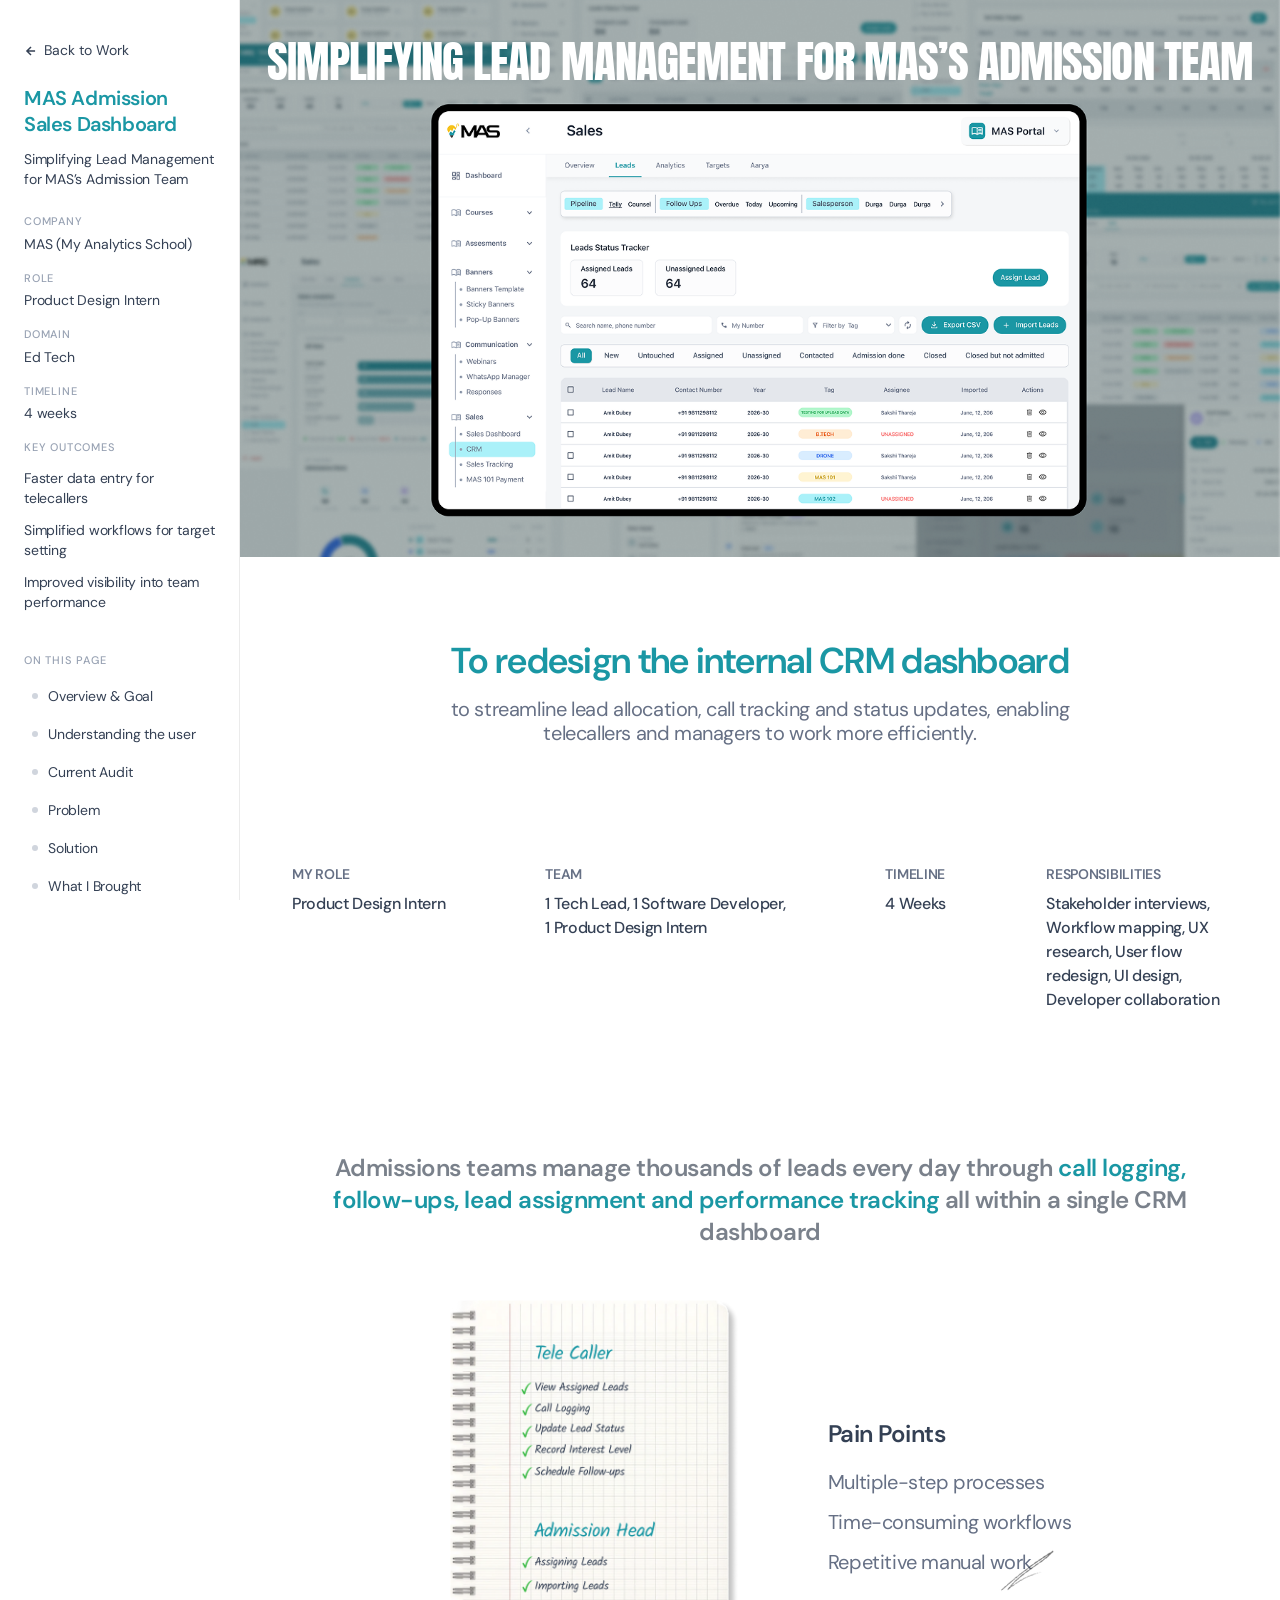
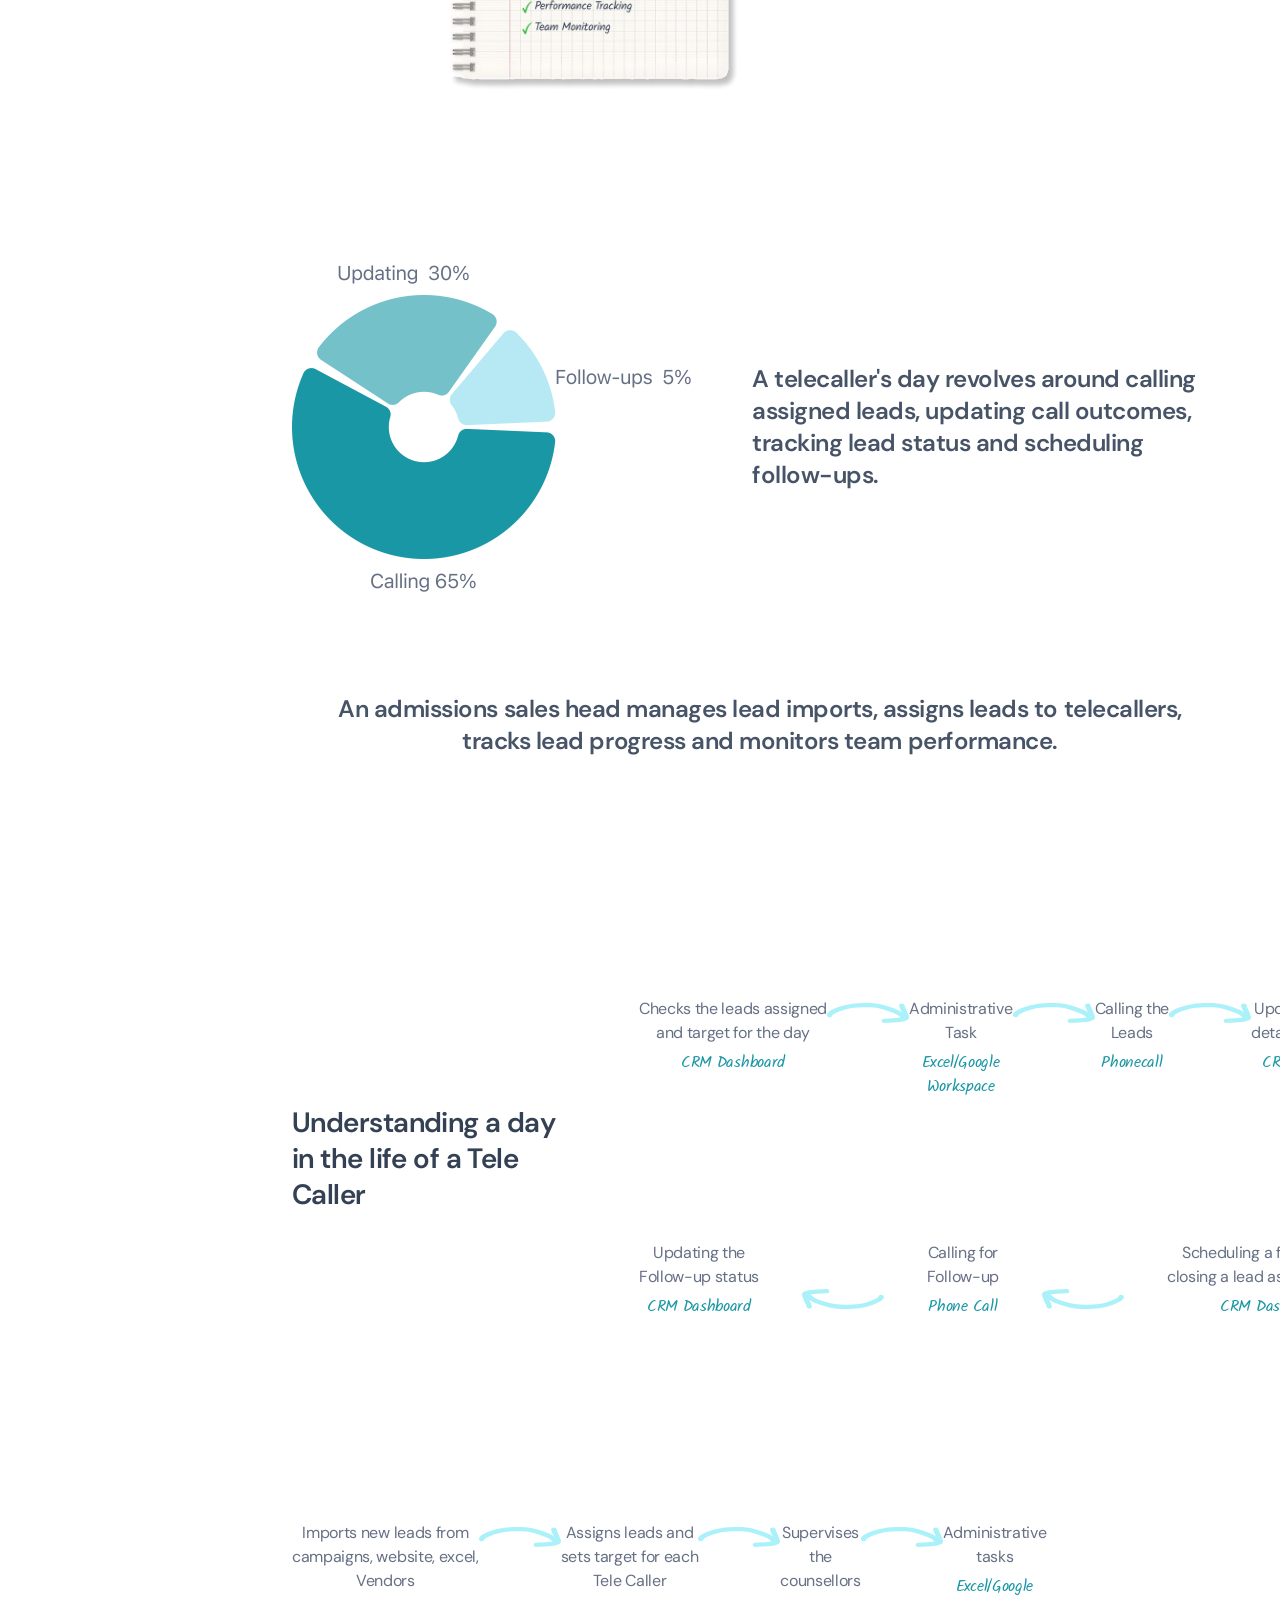
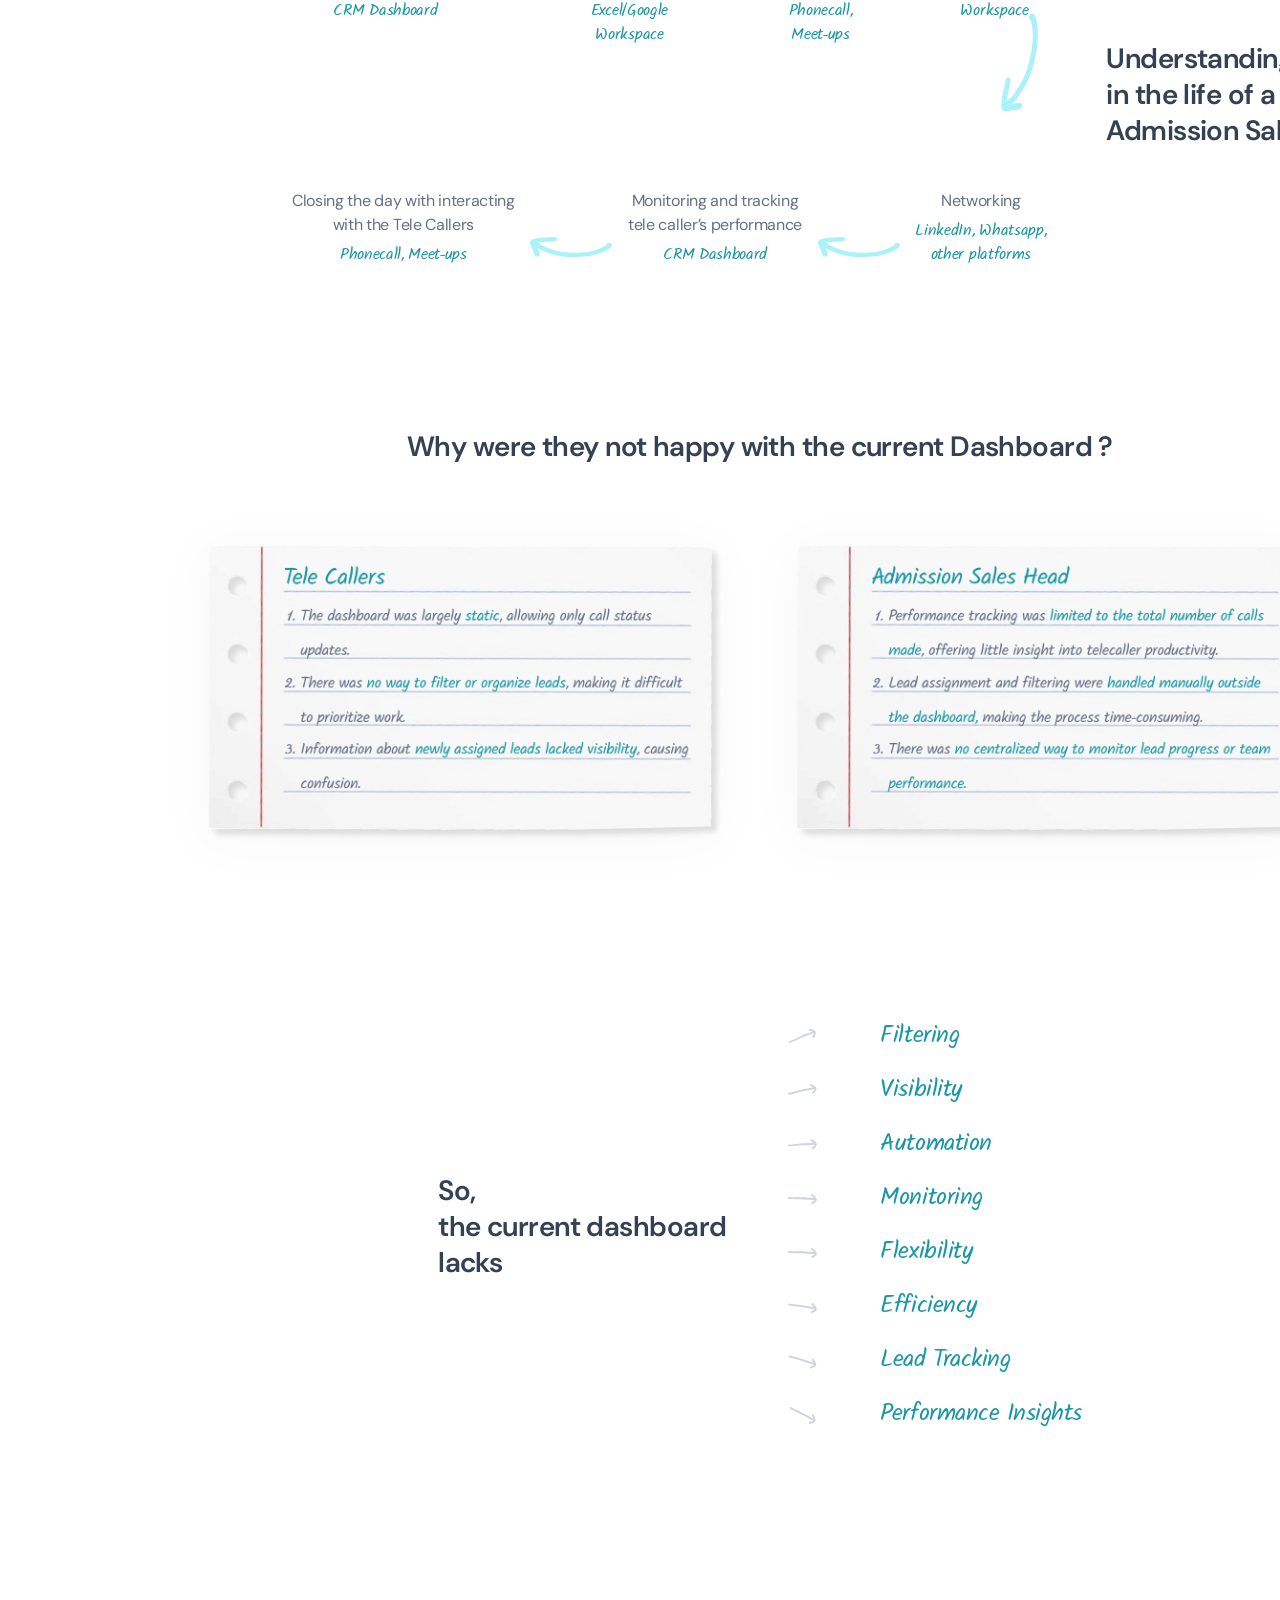
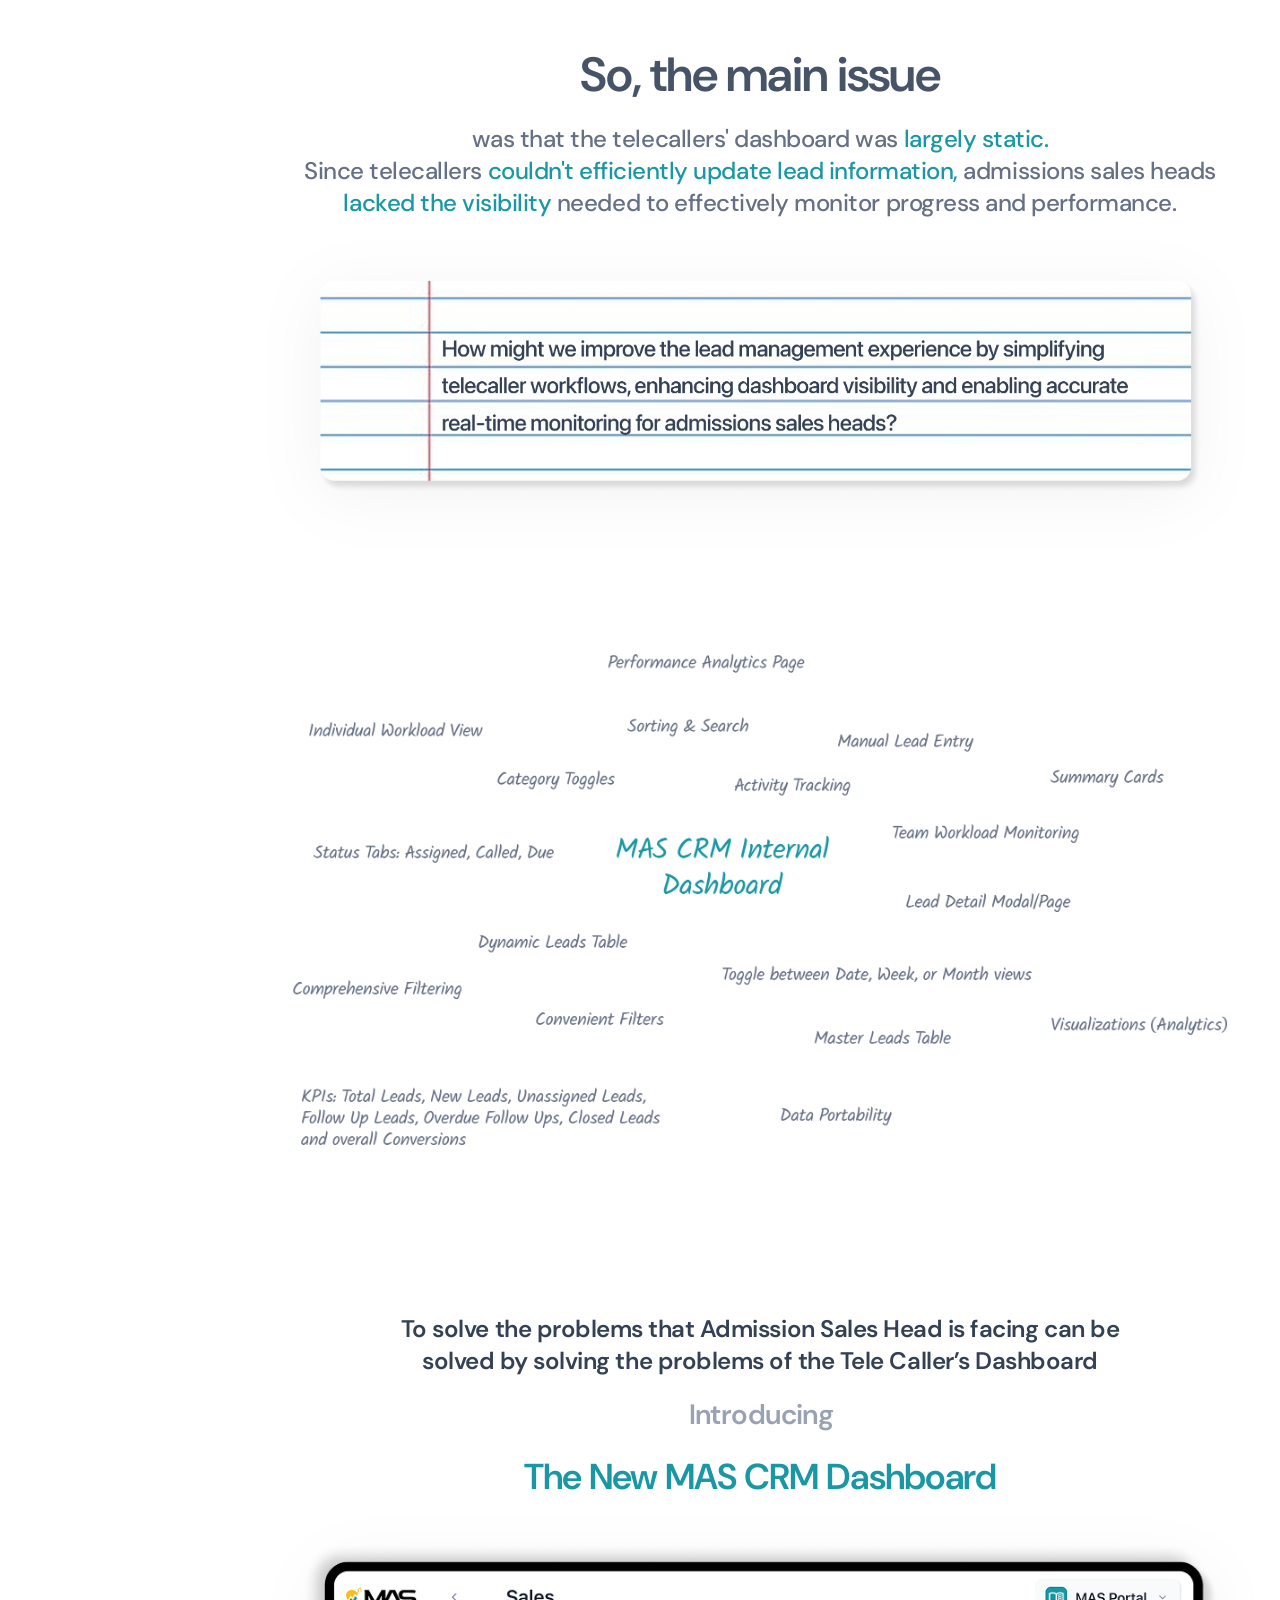
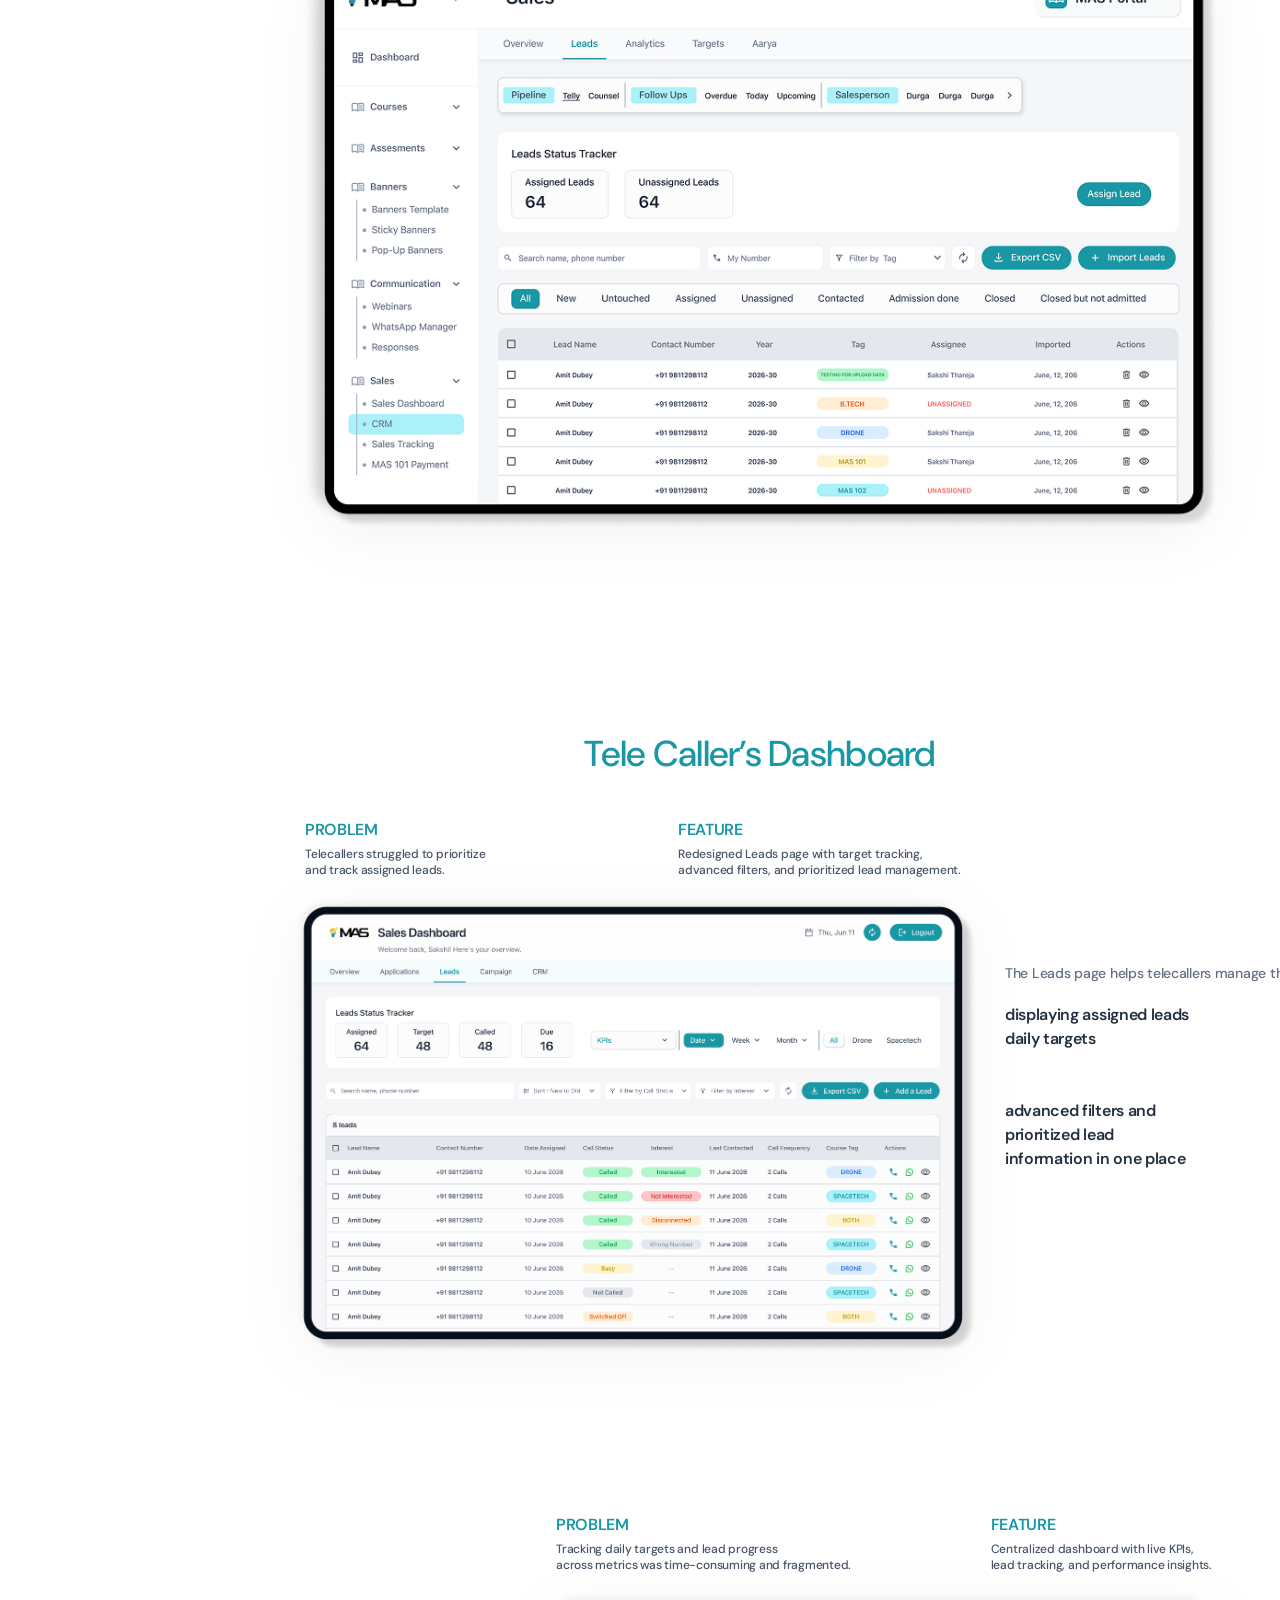
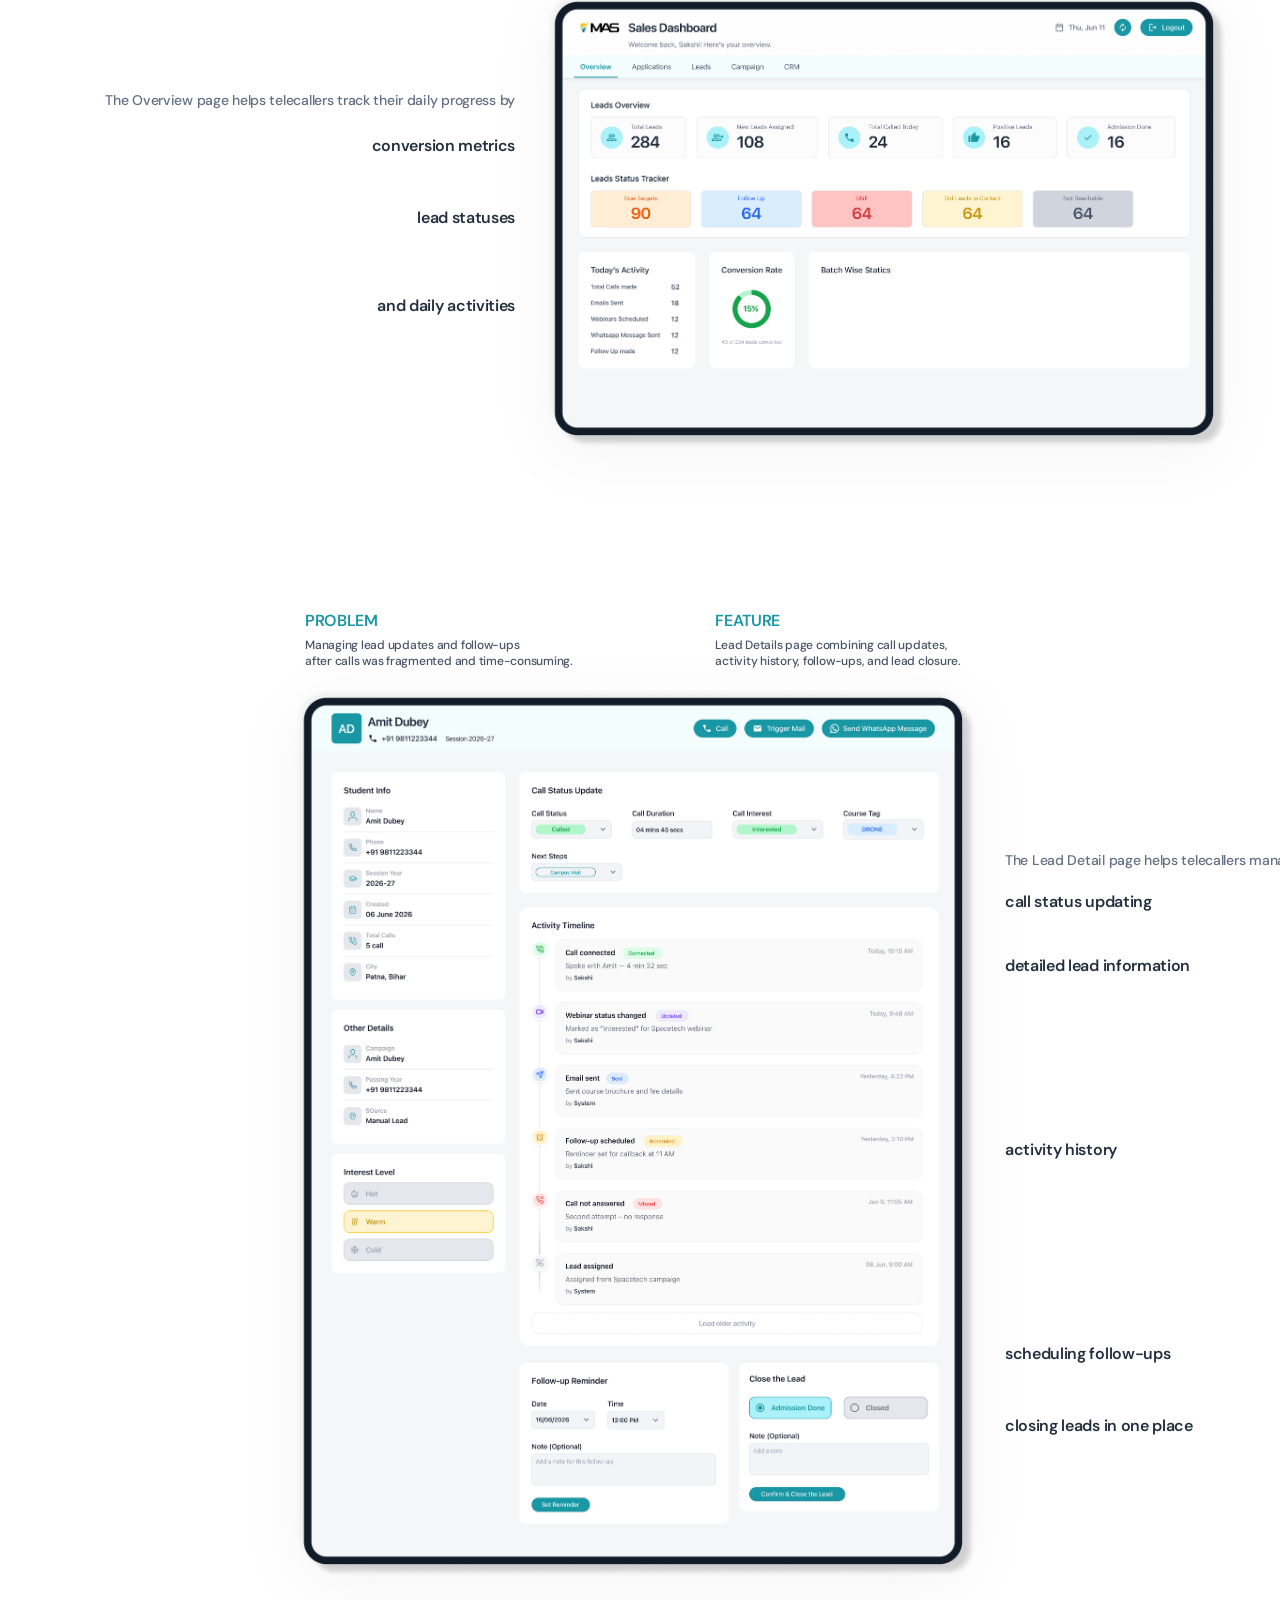
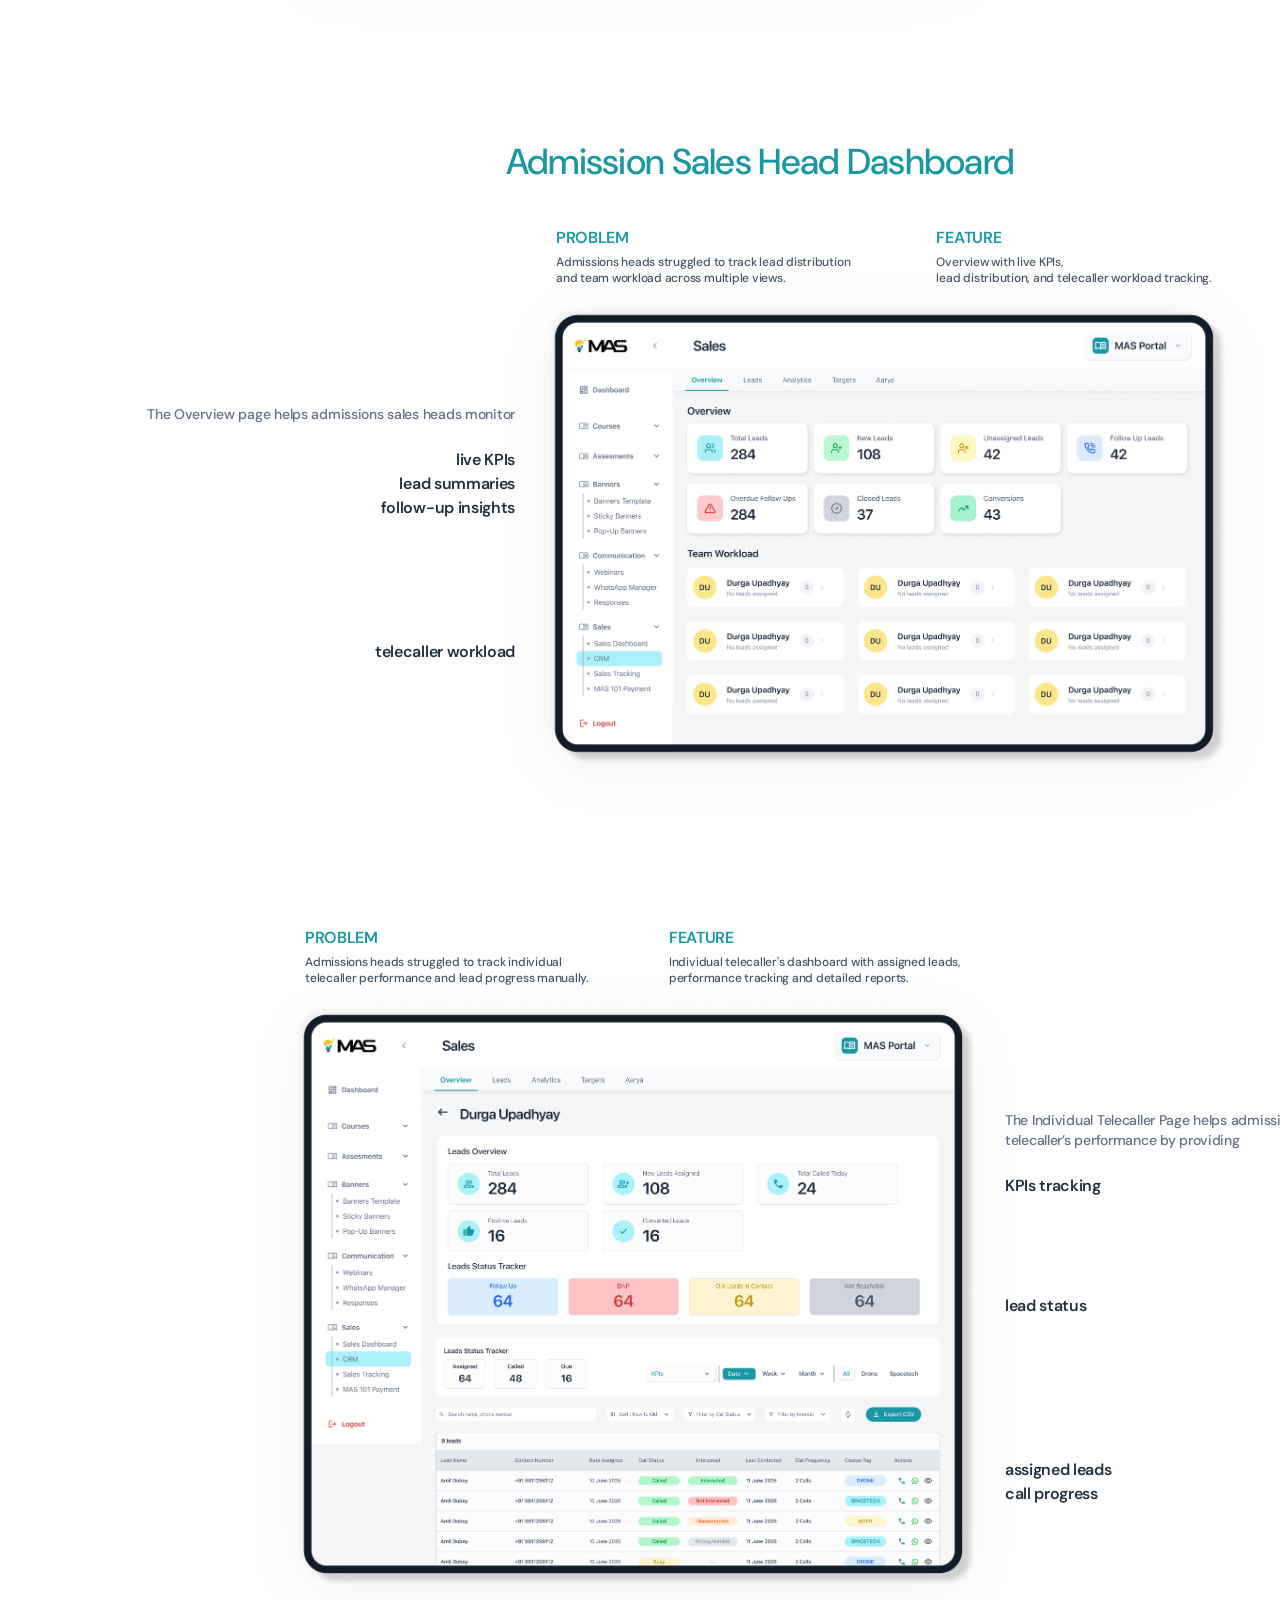
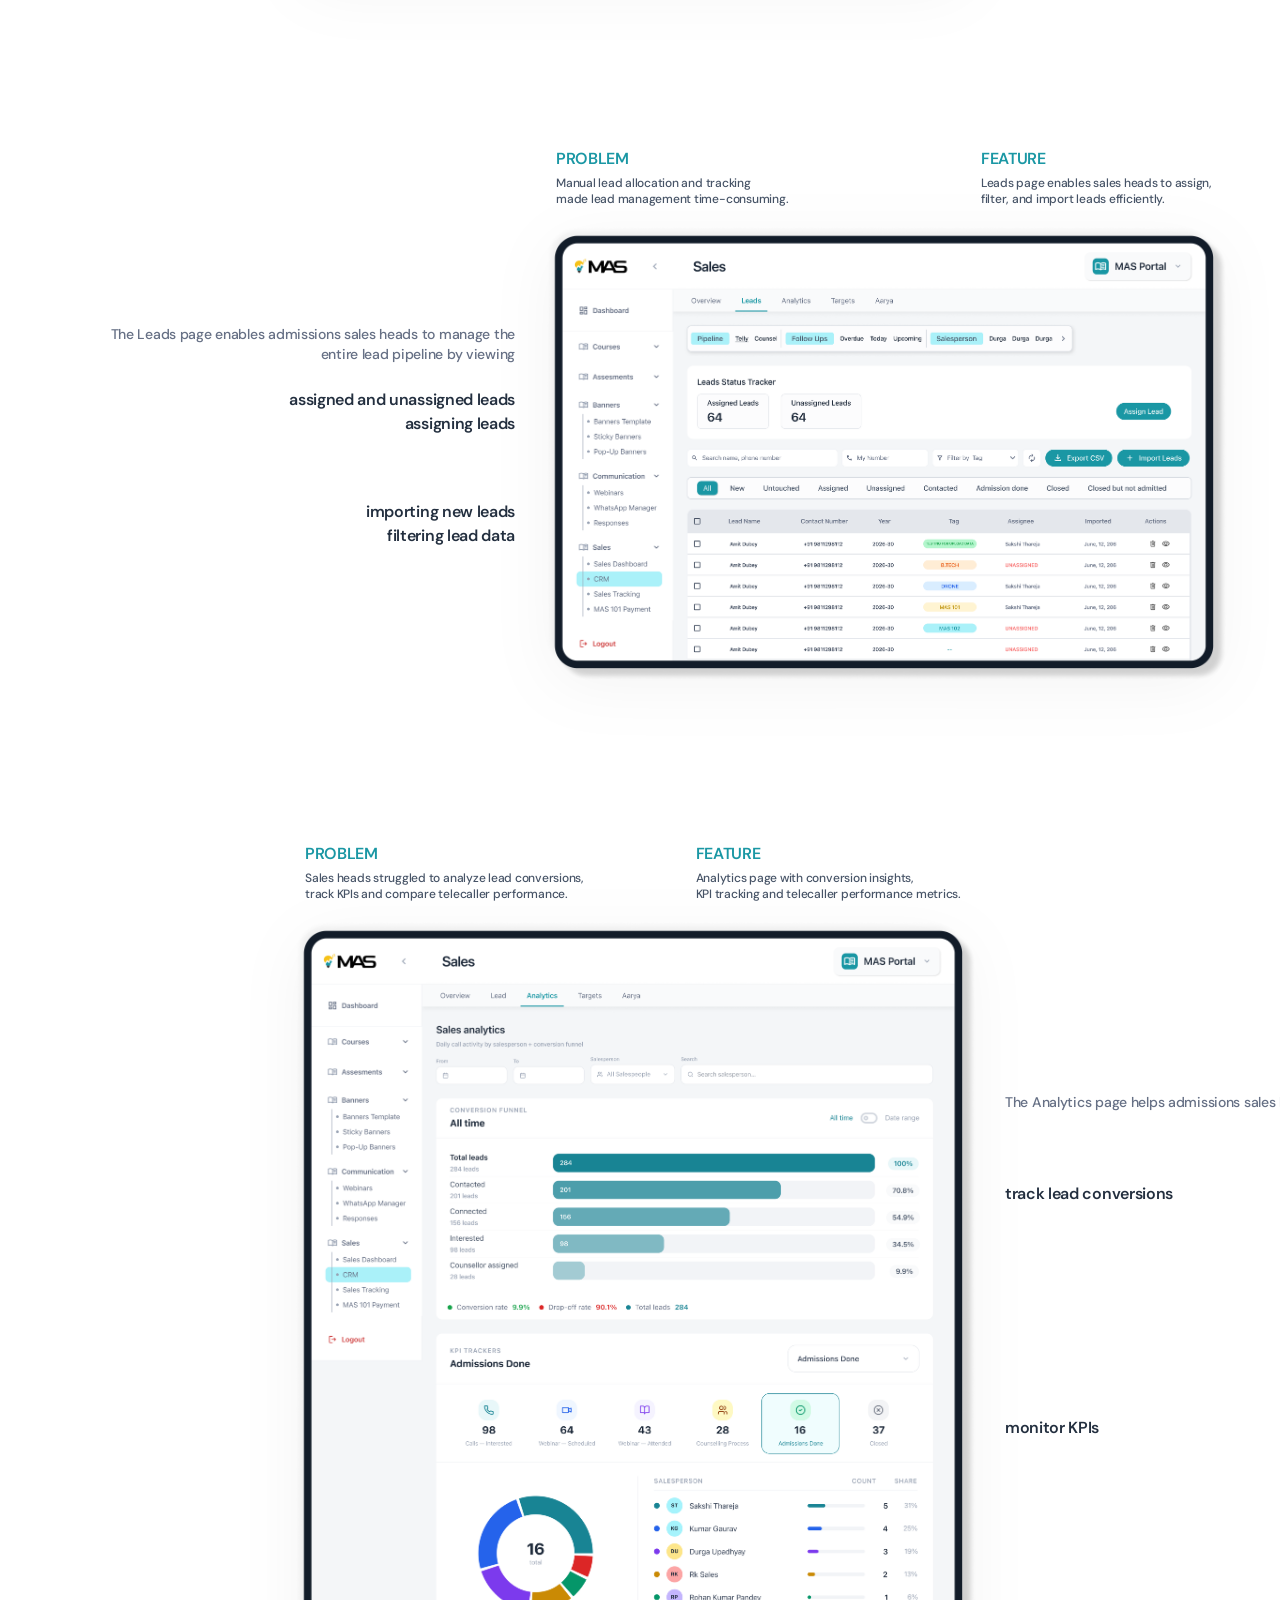
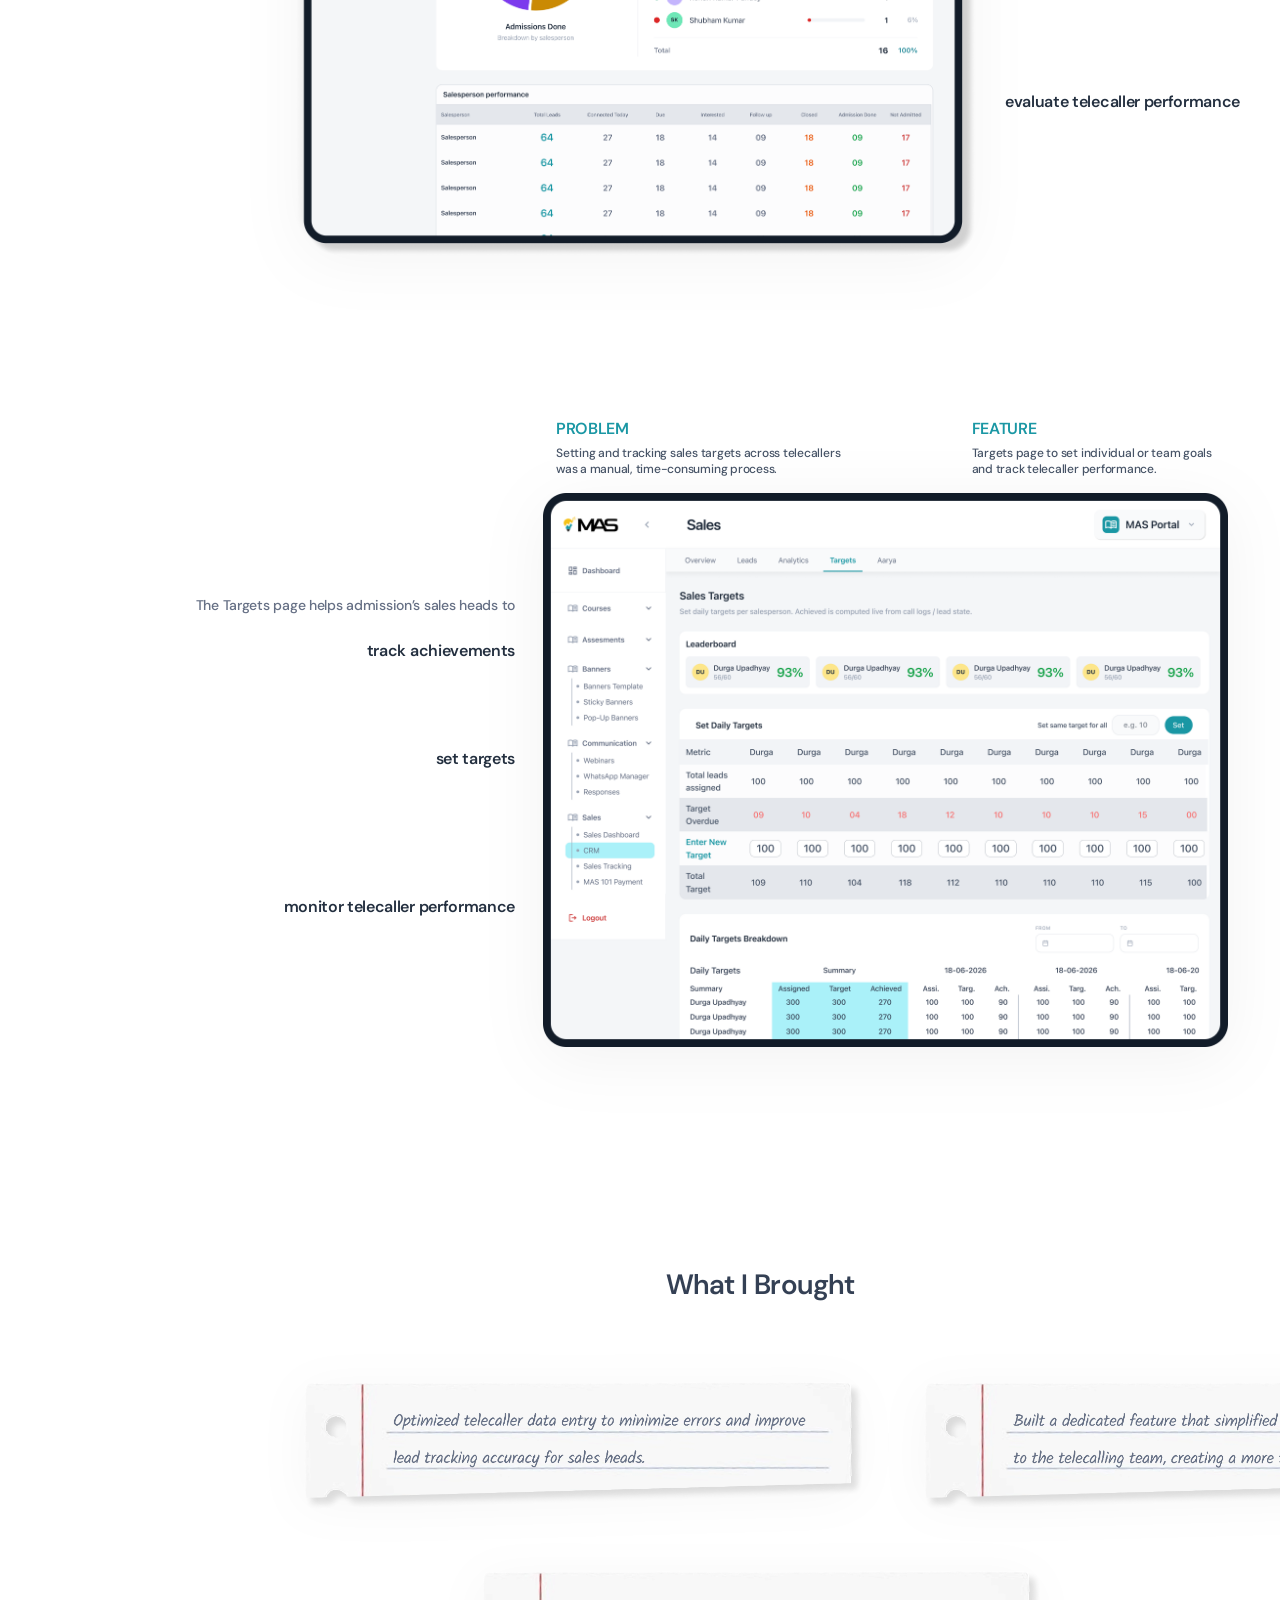
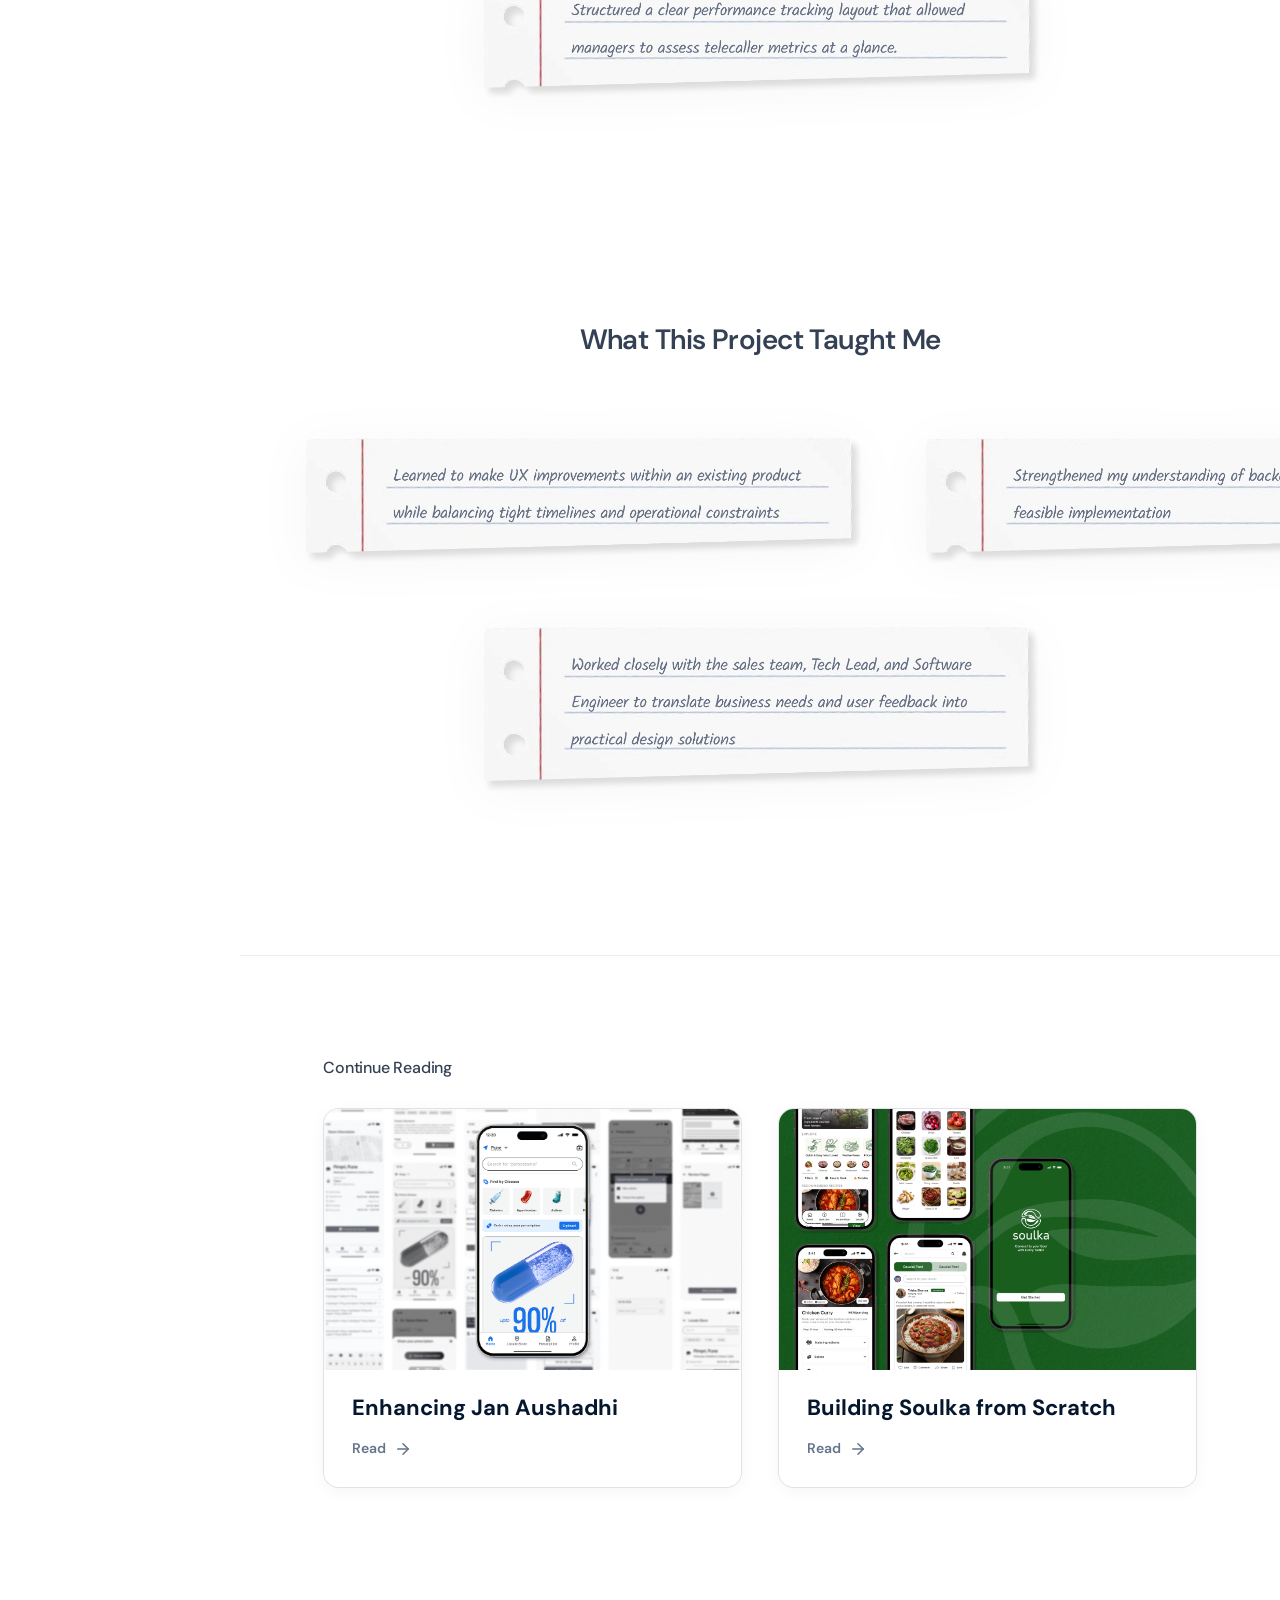
<file: mas-sales-dashboard.html>
<!DOCTYPE html>
<html lang="en">
<head>
  <meta charset="UTF-8">
  <meta name="viewport" content="width=device-width, initial-scale=1.0">
  <meta name="description" content="MAS Admission Sales Dashboard Case Study — Simplifying Lead Management for MAS's Admission Team by Sakshi Thareja.">
  <title>MAS Admission Sales Dashboard</title>

  <!-- Tab Favicon -->
  <link rel="icon" type="image/svg+xml" sizes="any" href="tab%20icon.svg">
  <link rel="icon" type="image/png" sizes="32x32" href="tab-icon-32.png">
  <link rel="apple-touch-icon" sizes="180x180" href="tab-icon-180.png">

  <!-- Google Fonts: Anton & DM Sans -->
  <link rel="preconnect" href="https://fonts.googleapis.com">
  <link rel="preconnect" href="https://fonts.gstatic.com" crossorigin>
  <link href="https://fonts.googleapis.com/css2?family=Anton&family=DM+Sans:opsz,wght@9..40,300;9..40,400;9..40,500;9..40,700;9..40,800&family=Solitreo&display=swap" rel="stylesheet">
  <link href="https://api.fontshare.com/v2/css?f[]=ranade@500,600,700&f[]=switzer@400,500&display=swap" rel="stylesheet">

  <!-- Main Stylesheet -->
  <link rel="stylesheet" href="style.css">

  <style>
    /* Global Ultra-Smooth Scroll Specs */
    *, *::before, *::after {
      text-shadow: none !important;
    }

    html {
      scroll-behavior: smooth !important;
      scroll-padding-top: 100px;
    }

    body {
      overflow-x: hidden;
      -webkit-overflow-scrolling: touch;
    }

    /* Case Study Hero Section Specs - Full 100vw Bleed (Zero Gap / Zero Margins) */
    .case-study-hero-section {
      width: 100vw;
      max-width: 100vw;
      margin-top: 0 !important; /* Flush right against the navbar header */
      margin-bottom: 40px;
      margin-left: calc(-50vw + 50%);
      margin-right: calc(-50vw + 50%);
      padding: 0;
      box-sizing: border-box;
      overflow: hidden;
    }

    .hero-image-container {
      position: relative;
      width: 100vw;
      max-width: 100vw;
      height: auto;
      overflow: hidden;
      margin: 0;
      padding: 0;
      background: transparent;
      box-shadow: none;
    }

    .hero-bg-image {
      width: 100vw;
      max-width: 100vw;
      height: auto;
      display: block;
      object-fit: cover;
    }

    .hero-heading-overlay {
      position: absolute;
      top: 7%; /* Positioned cleanly over the dark teal bar above the tablet border */
      left: 50%;
      transform: translateX(-50%);
      width: max-content;
      max-width: 96vw;
      white-space: nowrap; /* Forces text onto 1 single line */
      
      font-family: 'Anton', sans-serif;
      font-size: clamp(20px, 3.5vw, 54px); /* Set to 54px desktop font size */
      font-weight: 400;
      font-style: normal;
      line-height: 1;
      letter-spacing: -0.02em;
      text-transform: uppercase;
      text-align: center;
      color: #FFFFFF;
      text-shadow: none !important;
      z-index: 10;
      pointer-events: none;
    }

    @media (max-width: 1024px) {
      .hero-image-container {
        height: auto;
        aspect-ratio: 167 / 106;
      }
      .hero-heading-overlay {
        font-size: 48px;
        line-height: 56px;
        top: 10%;
        letter-spacing: -1px;
      }
    }

    @media (max-width: 768px) {
      .case-study-hero-section {
        margin-top: 0 !important;
      }
      .hero-heading-overlay {
        font-size: 32px;
        line-height: 38px;
        top: 8%;
        letter-spacing: -0.5px;
      }
    }

    /* Project Overview & Meta Section Specs */
    .project-overview-section {
      display: flex;
      width: 100%;
      max-width: 1440px; /* Matching Navbar 1440px grid */
      flex-direction: column;
      align-items: center;
      gap: 79px; /* Exact 79px gap from Figma specs */
      margin: 80px auto 100px auto; /* 80px top spacing from hero image */
      padding: 0 5%; /* Exact Navbar 5% side padding alignment */
      box-sizing: border-box;
    }

    .project-goal-container {
      display: flex;
      width: 100%;
      max-width: 907px;
      flex-direction: column;
      align-items: center;
      gap: 12px; /* Exact 12px gap between 1st line and 2nd line */
      text-align: center;
    }

    .project-goal-title {
      align-self: stretch;
      color: #1A97A4; /* var(--Color-primary-2-100, #1A97A4) */
      text-align: center;
      font-family: -apple-system, BlinkMacSystemFont, "SF Pro Display", "SF Pro", "DM Sans", sans-serif;
      font-size: 36px;
      font-style: normal;
      font-weight: 600; /* SF Pro 590 / 600 SemiBold */
      line-height: 48px; /* 133.333% */
      letter-spacing: -0.72px;
      margin: 0;
    }

    .project-goal-desc {
      width: 100%;
      max-width: 651px;
      color: #667085; /* var(--Neutral-500, #667085) */
      text-align: center;
      font-family: -apple-system, BlinkMacSystemFont, "SF Pro Text", "SF Pro", "DM Sans", sans-serif;
      font-size: 20px;
      font-style: normal;
      font-weight: 400;
      line-height: 24px; /* 120% */
      letter-spacing: -0.4px;
      margin: 0;
    }

    /* Metadata Grid: 100px Column Gap & 40px Top/Bottom Padding */
    .project-meta-grid {
      display: flex;
      justify-content: space-between;
      align-items: flex-start;
      gap: 100px; /* Exact 100px gap between columns from Figma */
      width: 100%;
      padding: 40px 0; /* Exact 40px top and bottom padding from Figma */
      box-sizing: border-box;
      text-align: left;
    }

    .meta-item {
      display: flex;
      flex-direction: column;
      gap: 8px;
      flex: 0 1 auto;
      white-space: nowrap;
    }

    .meta-item:last-child {
      flex: 1 1 auto;
      white-space: normal;
      max-width: 440px;
    }

    .meta-label {
      align-self: stretch;
      color: #667085; /* var(--Neutral-500, #667085) */
      font-family: -apple-system, BlinkMacSystemFont, "SF Pro Text", "SF Pro", "DM Sans", sans-serif;
      font-size: 14px;
      font-style: normal;
      font-weight: 600; /* SF Pro 590 / 600 SemiBold */
      line-height: 20px; /* 142.857% */
      letter-spacing: -0.28px;
      text-transform: uppercase;
    }

    .meta-value {
      color: #344054; /* var(--Neutral-700, #344054) */
      font-family: -apple-system, BlinkMacSystemFont, "SF Pro Text", "SF Pro", "DM Sans", sans-serif;
      font-size: 16px;
      font-style: normal;
      font-weight: 500; /* SF Pro 510 / 500 Medium */
      line-height: 24px; /* 150% */
      letter-spacing: -0.32px;
      margin: 0;
    }

    @media (max-width: 1100px) {
      .project-meta-grid {
        display: grid;
        grid-template-columns: repeat(2, 1fr);
        gap: 40px;
        padding: 24px 0;
      }
      .meta-item {
        white-space: normal;
      }
      .project-goal-title {
        font-size: 28px;
        line-height: 38px;
      }
      .project-goal-desc {
        font-size: 17px;
        line-height: 22px;
      }
    }

    @media (max-width: 600px) {
      .project-meta-grid {
        grid-template-columns: 1fr;
        gap: 24px;
      }
      .project-overview-section {
        gap: 48px;
        margin-top: 50px;
      }
    }

    /* Section 3 Part 1: Problem Statement Specs */
    .problem-statement-container {
      display: flex;
      justify-content: center;
      align-items: center;
      width: 100%;
      max-width: 1440px;
      margin: 60px auto 50px auto;
      padding: 0 5%;
      box-sizing: border-box;
    }

    .problem-statement-text {
      width: 100%;
      max-width: 954px;
      color: #7A818B; /* var(--Sakshi-Blue-Primary-60, #7A818B) */
      text-align: center;
      font-family: -apple-system, BlinkMacSystemFont, "SF Pro Text", "SF Pro", "DM Sans", sans-serif;
      font-size: 24px;
      font-style: normal;
      font-weight: 600; /* SF Pro 590 / 600 SemiBold */
      line-height: 32px; /* 133.333% */
      letter-spacing: -0.48px;
      margin: 0 auto;
    }

    .problem-statement-text .highlight-teal {
      color: #1A97A4; /* var(--Color-primary-2-100, #1A97A4) */
      font-weight: 600;
    }

    @media (max-width: 900px) {
      .problem-statement-text {
        font-size: 20px;
        line-height: 28px;
      }
    }

    /* Section 3 Part 2: Notebook & Pain Points Specs */
    .notebook-painpoints-section {
      display: flex;
      justify-content: center;
      align-items: center;
      width: 100%;
      max-width: 1440px;
      margin: 40px auto 160px auto; /* 160px gap to the next section */
      padding: 0 5%;
      box-sizing: border-box;
    }

    .notebook-container {
      display: flex;
      align-items: center;
      justify-content: center;
      gap: 80px; /* Exact 80px gap from notebook image to pain points section */
      width: 100%;
      max-width: 900px;
    }

    .notebook-img {
      width: 299px;
      height: 403px;
      aspect-ratio: 23 / 31;
      object-fit: contain;
      display: block;
      flex-shrink: 0;
    }

    .pain-points-content {
      position: relative;
      display: flex;
      flex-direction: column;
      gap: 12px;
      text-align: left;
    }

    .pain-points-title {
      font-family: -apple-system, BlinkMacSystemFont, "SF Pro Display", "SF Pro", "DM Sans", sans-serif;
      font-size: 24px;
      font-style: normal;
      font-weight: 600; /* SF Pro 590 / 600 */
      color: #344054; /* var(--Neutral-700, #344054) */
      line-height: 32px; /* 133.333% */
      letter-spacing: -0.48px;
      margin: 0;
    }

    .pain-points-list {
      list-style: none;
      padding: 0;
      margin: 0;
      display: flex;
      flex-direction: column;
      gap: 0; /* Vertical spacing driven by 40px line-height */
    }

    .pain-points-list li {
      font-family: -apple-system, BlinkMacSystemFont, "SF Pro Text", "SF Pro", "DM Sans", sans-serif;
      font-size: 20px;
      font-style: normal;
      font-weight: 400;
      color: #667085;
      line-height: 40px; /* Exact 40px (200%) line-height from specs */
      letter-spacing: -0.4px;
      position: relative;
    }

    /* Underline Graphic Specs */
    .pain-points-underline-img {
      position: absolute;
      bottom: -36px;
      right: -24px;
      width: 146.731px;
      height: 109.501px;
      aspect-ratio: 67 / 50;
      transform: rotate(-18.255deg);
      pointer-events: none;
      object-fit: contain;
    }

    @media (max-width: 768px) {
      .notebook-container {
        flex-direction: column;
        gap: 40px;
        text-align: center;
      }
      .pain-points-content {
        align-items: center;
        text-align: center;
      }
      .pain-points-underline-img {
        display: none;
      }
    }

    /* Section 4 Part 1: Pie Chart Section Specs */
    .pie-chart-section {
      display: flex;
      justify-content: center;
      align-items: center;
      width: 100%;
      max-width: 1440px;
      margin: 0 auto 100px auto;
      padding: 0 5%;
      box-sizing: border-box;
    }

    .pie-chart-container {
      display: flex;
      align-items: center;
      justify-content: center;
      gap: 60px; /* Exact 60px gap between pie chart image and text */
      width: 100%;
      max-width: 1000px;
    }

    .pie-chart-img {
      width: 400px;
      height: 332px;
      object-fit: contain;
      display: block;
      flex-shrink: 0;
    }

    .pie-chart-text {
      width: 100%;
      max-width: 539px;
      color: #475467; /* var(--Neutral-600, #475467) */
      font-family: -apple-system, BlinkMacSystemFont, "SF Pro Text", "SF Pro", "DM Sans", sans-serif;
      font-size: 24px;
      font-style: normal;
      font-weight: 600; /* SF Pro 590 / 600 */
      line-height: 32px; /* 133.333% */
      letter-spacing: -0.48px;
      text-align: left;
      margin: 0;
    }

    @media (max-width: 900px) {
      .pie-chart-container {
        flex-direction: column;
        gap: 32px;
        text-align: center;
      }
      .pie-chart-text {
        text-align: center;
        font-size: 20px;
        line-height: 28px;
      }
      .pie-chart-img {
        width: 100%;
        max-width: 360px;
        height: auto;
      }
    }

    /* Section 4 Part 2: Sales Head Statement Specs */
    .sales-head-statement-section {
      display: flex;
      justify-content: center;
      align-items: center;
      width: 100%;
      max-width: 1440px;
      margin: 100px auto 60px auto; /* 100px top margin below pie chart section */
      padding: 0 5%;
      box-sizing: border-box;
    }

    .sales-head-statement-text {
      width: 100%;
      max-width: 864px;
      color: #475467; /* var(--Neutral-600, #475467) */
      text-align: center;
      font-family: -apple-system, BlinkMacSystemFont, "SF Pro Text", "SF Pro", "DM Sans", sans-serif;
      font-size: 24px;
      font-style: normal;
      font-weight: 600; /* SF Pro 590 / 600 */
      line-height: 32px; /* 133.333% */
      letter-spacing: -0.48px;
      margin: 0 auto;
    }

    @media (max-width: 900px) {
      .sales-head-statement-section {
        margin-top: 60px;
      }
      .sales-head-statement-text {
        font-size: 20px;
        line-height: 28px;
      }
    }

    /* Section 5: Telecaller Journey Specs */
    .telecaller-journey-section {
      display: flex;
      justify-content: center;
      align-items: flex-start;
      width: 100%;
      max-width: 1440px; /* Matching Navbar 1440px grid */
      margin: 240px auto 160px auto; /* Exact 240px top gap from above section */
      padding: 0 5%; /* Exact Navbar 5% side padding alignment */
      box-sizing: border-box;
    }

    .telecaller-journey-wrapper {
      display: flex;
      justify-content: space-between;
      align-items: center;
      gap: 60px;
      width: 100%;
    }

    .journey-title-block {
      flex: 0 0 287px;
      max-width: 287px;
    }

    .journey-section-title {
      font-family: -apple-system, BlinkMacSystemFont, "SF Pro Display", "SF Pro", "DM Sans", sans-serif;
      font-size: 28px;
      font-style: normal;
      font-weight: 600; /* SF Pro 590 / 600 */
      line-height: 36px; /* 128.571% */
      letter-spacing: -0.56px;
      color: #344054; /* var(--Neutral-700, #344054) */
      margin: 0;
    }

    .journey-flow-diagram {
      position: relative;
      flex: 1 1 auto;
      display: flex;
      flex-direction: column;
      gap: 120px; /* Vertical space between top and bottom rows */
      width: 100%;
    }

    .journey-flow-row {
      display: flex;
      align-items: flex-start;
      justify-content: space-between;
      width: 100%;
    }

    .journey-flow-row.top-row {
      align-items: flex-start;
    }

    .journey-flow-row.bottom-row {
      align-items: flex-start;
      justify-content: space-between;
      padding-top: 20px;
    }

    .journey-step-item {
      display: flex;
      flex-direction: column;
      align-items: center;
      text-align: center;
      gap: 8px;
    }

    .step-desc {
      color: #667085;
      text-align: center;
      font-family: -apple-system, BlinkMacSystemFont, "SF Pro Text", "SF Pro", "DM Sans", sans-serif;
      font-size: 16px;
      font-style: normal;
      font-weight: 400;
      line-height: 24px; /* 150% */
      letter-spacing: -0.32px;
      margin: 0;
    }

    .line-lock {
      display: block;
      white-space: nowrap;
    }

    .step-platform {
      color: #1A97A4; /* var(--Color-primary-2-100, #1A97A4) */
      text-align: center;
      font-family: 'Solitreo', cursive, 'Caveat', sans-serif;
      font-size: 16px;
      font-style: normal;
      font-weight: 400;
      line-height: 24px; /* 150% */
      letter-spacing: -0.32px;
    }

    .journey-arrow-wrapper {
      display: flex;
      align-items: center;
      justify-content: center;
      flex-shrink: 0;
      padding-top: 6px;
    }

    .bottom-row .journey-arrow-wrapper.left-arrow {
      padding-top: 48px; /* Aligns bottom arrows underneath/between bottom row items */
    }

    .journey-arrow-svg {
      width: 82px;
      height: 20px;
    }

    .journey-curve-down-connector {
      position: absolute;
      right: 0px;
      top: 90px;
    }

    .journey-curve-down-connector svg {
      width: 48px;
      height: 105px;
    }

    /* Section 6: Admission Sales Head Journey Specs */
    .saleshead-journey-section {
      display: flex;
      justify-content: center;
      align-items: flex-start;
      width: 100%;
      max-width: 1440px; /* Matching Navbar 1440px grid */
      margin: 200px auto 160px auto; /* 200px gap below Section 5 */
      padding: 0 5%; /* Exact Navbar 5% side padding alignment */
      box-sizing: border-box;
    }

    /* Section 7: Unhappy Pain Points Cards Specs */
    .unhappy-dashboard-section {
      display: flex;
      flex-direction: column;
      align-items: center;
      width: 100%;
      max-width: 1440px; /* Matching Navbar 1440px grid */
      margin: 160px auto 160px auto;
      padding: 0 5%; /* Exact Navbar 5% side padding alignment */
      box-sizing: border-box;
    }

    .unhappy-section-title {
      width: max-content;
      max-width: 100%;
      white-space: nowrap;
      color: #344054; /* var(--Neutral-700, #344054) */
      text-align: center;
      font-family: -apple-system, BlinkMacSystemFont, "SF Pro Display", "SF Pro", "DM Sans", sans-serif;
      font-size: 28px;
      font-style: normal;
      font-weight: 600; /* SF Pro 590 / 600 */
      line-height: 36px; /* 128.571% */
      letter-spacing: -0.56px;
      margin: 0 0 60px 0;
    }

    .unhappy-cards-row {
      display: flex;
      justify-content: center;
      align-items: center;
      gap: 40px;
      width: 100%;
    }

    .unhappy-card-img {
      width: 100%;
      max-width: 548.156px;
      height: auto;
      aspect-ratio: 548.156 / 325.538;
      object-fit: contain;
      filter: drop-shadow(0px 8px 24px rgba(0, 0, 0, 0.04));
    }

    @media (max-width: 1100px) {
      .unhappy-cards-row {
        flex-direction: column;
        gap: 32px;
      }
    }

    /* Section 8: Dashboard Lacks List Specs */
    .lacks-section {
      display: flex;
      justify-content: center;
      align-items: center;
      width: 100%;
      max-width: 1440px; /* Matching Navbar 1440px grid */
      margin: 160px auto 160px auto;
      padding: 0 5%; /* Exact Navbar 5% side padding alignment */
      box-sizing: border-box;
    }

    .lacks-wrapper {
      display: flex;
      justify-content: center;
      align-items: center;
      gap: 60px; /* Exact 60px gap between statement block and arrows */
      width: 100%;
      max-width: 900px;
    }

    .lacks-title-block {
      flex: 0 0 auto;
    }

    .lacks-heading {
      color: #344054; /* var(--Neutral-700, #344054) */
      font-family: -apple-system, BlinkMacSystemFont, "SF Pro Display", "SF Pro", "DM Sans", sans-serif;
      font-size: 28px;
      font-style: normal;
      font-weight: 600; /* SF Pro 590 / 600 */
      line-height: 36px; /* 128.571% */
      letter-spacing: -0.56px;
      margin: 0;
    }

    .lacks-list-container {
      display: flex;
      flex-direction: column;
      gap: 0;
    }

    .lacks-item-row {
      display: flex;
      align-items: center;
      gap: 60px; /* Exact 60px gap between arrow and point text */
      height: 54px; /* Matches 54px line-height */
    }

    .lacks-arrow-svg {
      width: 34px;
      height: 30.271px;
      flex-shrink: 0;
    }

    .arrow-rot-1 { transform: rotate(-25deg); }
    .arrow-rot-2 { transform: rotate(-15deg); }
    .arrow-rot-3 { transform: rotate(-6deg); }
    .arrow-rot-4 { transform: rotate(0deg); }
    .arrow-rot-5 { transform: rotate(0deg); }
    .arrow-rot-6 { transform: rotate(6deg); }
    .arrow-rot-7 { transform: rotate(15deg); }
    .arrow-rot-8 { transform: rotate(25deg); }

    .lacks-item-text {
      color: #1A97A4; /* var(--Color-primary-2-100, #1A97A4) */
      font-family: 'Solitreo', cursive, 'Caveat', sans-serif;
      font-size: 24px;
      font-style: normal;
      font-weight: 400;
      line-height: 54px; /* 225% */
      letter-spacing: -0.48px;
      margin: 0;
      white-space: nowrap;
    }

    @media (max-width: 850px) {
      .lacks-wrapper {
        flex-direction: column;
        align-items: center;
        gap: 40px;
      }
    }

    /* Section 9: Main Issue Section Specs */
    .main-issue-section {
      display: flex;
      flex-direction: column;
      align-items: center;
      width: 100%;
      max-width: 1440px; /* Matching Navbar 1440px grid */
      margin: 200px auto 0 auto; /* 200px gap below Section 8, 60px gap to Section 10 */
      padding: 0 5%; /* Exact Navbar 5% side padding alignment */
      box-sizing: border-box;
    }

    .main-issue-title {
      color: #475467; /* var(--Neutral-600, #475467) */
      text-align: center;
      font-family: -apple-system, BlinkMacSystemFont, "SF Pro Display", "SF Pro", "DM Sans", sans-serif;
      font-size: 48px;
      font-style: normal;
      font-weight: 600; /* SF Pro 590 / 600 */
      line-height: 64px; /* 133.333% */
      letter-spacing: -0.96px;
      margin: 0 0 16px 0; /* 16px gap to text below */
    }

    .main-issue-paragraph {
      color: #667085; /* var(--Neutral-500, #667085) */
      text-align: center;
      font-family: -apple-system, BlinkMacSystemFont, "SF Pro Text", "SF Pro", "DM Sans", sans-serif;
      font-size: 24px;
      font-style: normal;
      font-weight: 500; /* SF Pro 510 / 500 */
      line-height: 32px; /* 133.333% */
      letter-spacing: -0.48px;
      margin: 0;
      max-width: 960px;
    }

    .main-issue-paragraph .highlight-teal {
      color: #1A97A4; /* var(--Color-primary-2-100, #1A97A4) */
    }

    /* Section 10: How Might We Card Specs */
    .how-might-we-section {
      display: flex;
      justify-content: center;
      align-items: center;
      width: 100%;
      max-width: 1440px; /* Matching Navbar 1440px grid */
      margin: 60px auto 160px auto; /* 60px gap below Section 9 */
      padding: 0 5%; /* Exact Navbar 5% side padding alignment */
      box-sizing: border-box;
    }

    .how-might-we-img {
      width: 100%;
      max-width: 1227px;
      height: auto;
      aspect-ratio: 1227 / 283;
      object-fit: contain;
      filter: drop-shadow(0px 12px 32px rgba(0, 0, 0, 0.05));
    }

    /* Section 11: Brainstorming Section Specs */
    .brainstorming-section {
      display: flex;
      justify-content: center;
      align-items: center;
      width: 100%;
      max-width: 1440px; /* Matching Navbar 1440px grid */
      margin: 160px auto 160px auto; /* 160px gap below Section 10 */
      padding: 0 5%; /* Exact Navbar 5% side padding alignment */
      box-sizing: border-box;
    }

    .brainstorming-img {
      width: 100%;
      max-width: 1044px;
      height: auto;
      aspect-ratio: 1044 / 556;
      object-fit: contain;
    }

    /* Section 12: Solution Intro Specs */
    .solution-intro-section {
      display: flex;
      flex-direction: column;
      align-items: center;
      width: 100%;
      max-width: 1440px; /* Matching Navbar 1440px grid */
      margin: 160px auto 0 auto; /* 160px gap below Section 11, 40px gap to Section 13 */
      padding: 0 5%; /* Exact Navbar 5% side padding alignment */
      box-sizing: border-box;
    }

    .solution-problem-text {
      max-width: 733px;
      color: #344054; /* var(--Neutral-700, #344054) */
      text-align: center;
      font-family: -apple-system, BlinkMacSystemFont, "SF Pro Text", "SF Pro", "DM Sans", sans-serif;
      font-size: 24px;
      font-style: normal;
      font-weight: 600; /* SF Pro 590 / 600 */
      line-height: 32px; /* 133.333% */
      letter-spacing: -0.48px;
      margin: 0 0 20px 0; /* 20px gap below */
    }

    .solution-introducing-text {
      max-width: 143px;
      color: #98A2B3; /* var(--Neutral-400, #98A2B3) */
      text-align: center;
      font-family: -apple-system, BlinkMacSystemFont, "SF Pro Display", "SF Pro", "DM Sans", sans-serif;
      font-size: 28px;
      font-style: normal;
      font-weight: 600; /* SF Pro 590 / 600 */
      line-height: 36px; /* 128.571% */
      letter-spacing: -0.56px;
      margin: 0 0 20px 0; /* 20px gap below */
    }

    .solution-main-title {
      max-width: 698px;
      color: #1A97A4; /* var(--Color-primary-2-100, #1A97A4) */
      text-align: center;
      font-family: -apple-system, BlinkMacSystemFont, "SF Pro Display", "SF Pro", "DM Sans", sans-serif;
      font-size: 36px;
      font-style: normal;
      font-weight: 600; /* SF Pro 590 / 600 */
      line-height: 48px; /* 133.333% */
      letter-spacing: -0.72px;
      margin: 0;
    }

    /* Section 13: Lead Assign Page 1 Showcase Specs */
    .lead-assign-showcase-section {
      display: flex;
      justify-content: center;
      align-items: center;
      width: 100%;
      max-width: 1440px; /* Matching Navbar 1440px grid */
      margin: 40px auto 160px auto; /* 40px gap below Section 12 */
      padding: 0 5%; /* Exact Navbar 5% side padding alignment */
      box-sizing: border-box;
    }

    .lead-assign-img {
      width: 100%;
      max-width: 954px;
      height: auto;
      aspect-ratio: 159 / 100;
      object-fit: contain;
      filter: drop-shadow(0px 12px 32px rgba(0, 0, 0, 0.06));
    }

    /* Section 14: Tele Caller's Dashboard Feature Showcase Specs */
    .telecaller-feature-section {
      display: flex;
      flex-direction: column;
      align-items: flex-start;
      width: 100%;
      max-width: 1440px; /* Matching Navbar 1440px grid */
      margin: 200px auto 160px auto; /* 200px gap below Section 13 */
      padding: 0 5%; /* Exact Navbar 5% side padding alignment */
      box-sizing: border-box;
    }

    .telecaller-feature-title {
      align-self: center;
      width: max-content;
      max-width: 100%;
      white-space: nowrap;
      color: #1A97A4; /* var(--Color-primary-2-100, #1A97A4) */
      text-align: center;
      font-family: -apple-system, BlinkMacSystemFont, "SF Pro Display", "SF Pro", "DM Sans", sans-serif;
      font-size: 36px;
      font-style: normal;
      font-weight: 500; /* Medium */
      line-height: 48px; /* 133.333% */
      letter-spacing: -0.72px;
      margin: 0 auto 40px auto; /* 40px gap to PROBLEM & FEATURE row below */
    }

    .telecaller-prob-feat-row {
      display: flex;
      justify-content: space-between;
      align-items: flex-start;
      width: 100%;
      max-width: 685px; /* Aligns with CRM screen mockup width */
      padding: 0 16px 0 13px; /* Aligns exactly with screen left & right bezels */
      box-sizing: border-box;
      margin: 0 0 16px 0; /* 16px gap to image below */
    }

    .telecaller-prob-box,
    .telecaller-feat-box {
      display: flex;
      flex-direction: column;
    }

    .telecaller-prob-box {
      max-width: 480px;
    }

    .telecaller-feat-box {
      max-width: 620px;
    }

    .prob-feat-label {
      color: #1A97A4; /* var(--Color-primary-2-100, #1A97A4) */
      font-family: -apple-system, BlinkMacSystemFont, "SF Pro Text", "SF Pro", "DM Sans", sans-serif;
      font-size: 16px;
      font-style: normal;
      font-weight: 600; /* SF Pro 590 / 600 */
      line-height: 24px; /* 150% */
      letter-spacing: -0.32px;
      margin: 0 0 4px 0;
      text-transform: uppercase;
    }

    .prob-feat-desc {
      color: #475467; /* var(--Neutral-600, #475467) */
      font-family: -apple-system, BlinkMacSystemFont, "SF Pro Text", "SF Pro", "DM Sans", sans-serif;
      font-size: 12px;
      font-style: normal;
      font-weight: 500; /* SF Pro 510 / 500 */
      line-height: 16px; /* 133.333% */
      letter-spacing: -0.24px;
      margin: 0;
    }

    /* CRM Screen Interactive Overlay Container */
    .crm-screen-container {
      position: relative;
      width: 100%;
      max-width: 1050px;
      align-self: flex-start;
      margin-left: 0;
    }

    .crm-screen-container .telecaller-screen-img {
      width: 100%;
      max-width: 685px;
      height: auto;
      display: block;
      margin: 0;
      filter: drop-shadow(0px 12px 32px rgba(0, 0, 0, 0.05));
    }

    .crm-arrow-overlay {
      position: absolute;
      pointer-events: none;
      z-index: 5;
    }

    .crm-arrow-overlay.arrow-1-1 {
      top: 19.8%; /* Positioned right above Leads Status Tracker card header */
      left: 7.2%;
      width: 90.6%;
      max-width: 620px;
    }

    .crm-arrow-overlay.arrow-1-2 {
      top: 55.8%; /* Passes across table header row over Interest, Last Contacted, Course Tag */
      left: 44.2%; /* Ticks align over Interest, Last Contacted, and Course Tag headers */
      width: 52.5%;
      max-width: 440px;
    }

    .crm-arrow-overlay svg {
      width: 100%;
      height: auto;
      display: block;
    }

    .crm-callout-block {
      position: absolute;
      z-index: 5;
      top: 15.2%; /* Aligns with horizontal guideline in reference screenshot */
      left: 685px; /* Positioned right after max-width: 685px image */
      margin-left: 28px; /* Exact 28px gap from image container */
      width: 486px;
      max-width: 486px;
      font-family: -apple-system, BlinkMacSystemFont, "SF Pro Text", "SF Pro", "DM Sans", sans-serif;
    }

    .callout-lead-text {
      width: 486px;
      max-width: 100%;
      color: #667085; /* var(--Neutral-500, #667085) */
      font-family: -apple-system, BlinkMacSystemFont, "SF Pro Text", "SF Pro", "DM Sans", sans-serif;
      font-size: 14px;
      font-style: normal;
      font-weight: 510; /* SF Pro 510 */
      line-height: 20px; /* 142.857% */
      letter-spacing: -0.28px;
      margin: 0 0 20px 0; /* 20px gap to first bold group */
    }

    .callout-group-1 {
      margin-bottom: 48px; /* 48px gap to second bold group */
    }

    .callout-bold-text {
      color: #232F3F; /* var(--Sakshi-Blue-Primary-100, #232F3F) */
      font-family: -apple-system, BlinkMacSystemFont, "SF Pro Display", "SF Pro Text", "SF Pro", "DM Sans", sans-serif;
      font-size: 16px;
      font-style: normal;
      font-weight: 590; /* SF Pro 590 */
      line-height: 24px; /* 150% */
      letter-spacing: -0.32px;
      margin: 0;
      white-space: nowrap;
    }

    /* Section 15: Overview Page Feature Showcase Specs */
    .overview-feature-section {
      display: flex;
      flex-direction: column;
      align-items: flex-end;
      width: 100%;
      max-width: 1440px; /* Matching Navbar 1440px grid */
      margin: 160px auto 160px auto; /* 160px gap below Section 14 */
      padding: 0 5%; /* Exact Navbar 5% side padding alignment */
      box-sizing: border-box;
    }

    .overview-prob-feat-row {
      display: flex;
      justify-content: space-between;
      align-items: flex-start;
      width: 100%;
      max-width: 685px; /* Aligns with Overview screen mockup width */
      padding: 0 16px 0 13px; /* Aligns exactly with screen left & right bezels */
      box-sizing: border-box;
      margin-bottom: 16px;
    }

    .overview-prob-box {
      display: flex;
      flex-direction: column;
      max-width: 480px;
    }

    .overview-feat-box {
      display: flex;
      flex-direction: column;
      max-width: 620px;
    }

    .overview-screen-container {
      position: relative;
      width: 100%;
      max-width: 685px;
      align-self: flex-end;
      margin-right: 0;
    }

    .overview-screen-img {
      width: 100%;
      max-width: 685px;
      height: auto;
      display: block;
      margin: 0;
      filter: drop-shadow(0px 12px 32px rgba(0, 0, 0, 0.05));
    }

    .overview-left-callout-block {
      position: absolute;
      z-index: 5;
      top: 22%;
      right: 100%;
      margin-right: 28px; /* Exact 28px gap from image container */
      width: 486px;
      max-width: 486px;
      text-align: right;
      font-family: -apple-system, BlinkMacSystemFont, "SF Pro Text", "SF Pro", "DM Sans", sans-serif;
    }

    .overview-callout-lead {
      margin-bottom: 24px;
    }

    .overview-callout-group-1 {
      margin-bottom: 48px;
    }

    .overview-callout-group-2 {
      margin-bottom: 64px;
    }

    /* Section 16: Lead Detail Page Feature Showcase Specs */
    .leaddetail-feature-section {
      display: flex;
      flex-direction: column;
      align-items: flex-start;
      width: 100%;
      max-width: 1440px; /* Matching Navbar 1440px grid */
      margin: 160px auto 160px auto; /* 160px gap below Section 15 */
      padding: 0 5%; /* Exact Navbar 5% side padding alignment */
      box-sizing: border-box;
    }

    .leaddetail-prob-feat-row {
      display: flex;
      justify-content: space-between;
      align-items: flex-start;
      width: 100%;
      max-width: 685px; /* Aligns with Lead Detail screen mockup width */
      padding: 0 16px 0 13px; /* Aligns exactly with screen left & right bezels */
      box-sizing: border-box;
      margin-bottom: 16px; /* 16px gap to image below */
    }

    .leaddetail-prob-box {
      display: flex;
      flex-direction: column;
      max-width: 480px;
    }

    .leaddetail-feat-box {
      display: flex;
      flex-direction: column;
      max-width: 620px;
    }

    .leaddetail-screen-container {
      position: relative;
      width: 100%;
      max-width: 1050px;
      align-self: flex-start;
      margin-left: 0;
    }

    .leaddetail-screen-img {
      width: 100%;
      max-width: 685px;
      height: auto;
      display: block;
      margin: 0;
      filter: drop-shadow(0px 12px 32px rgba(0, 0, 0, 0.05));
    }

    .leaddetail-right-callout-block {
      position: absolute;
      z-index: 5;
      top: 18.5%;
      left: 685px;
      margin-left: 28px; /* Exact 28px gap from image container */
      width: 486px;
      max-width: 486px;
      font-family: -apple-system, BlinkMacSystemFont, "SF Pro Text", "SF Pro", "DM Sans", sans-serif;
    }

    .leaddetail-callout-lead {
      margin-bottom: 20px;
    }

    .leaddetail-callout-group-1 {
      margin-bottom: 40px;
    }

    .leaddetail-callout-group-2 {
      margin-bottom: 160px;
    }

    .leaddetail-callout-group-3 {
      margin-bottom: 180px;
    }

    .leaddetail-callout-group-4 {
      margin-bottom: 48px;
    }

    /* Section 17: Admission Sales Head Dashboard Header (120px gap below Section 16) */
    .saleshead-dashboard-header-section {
      display: flex;
      justify-content: center;
      align-items: center;
      width: 100%;
      max-width: 1440px; /* Matching Navbar 1440px grid */
      margin: 120px auto 0 auto; /* 120px gap below Section 16 */
      padding: 0 5%;
      box-sizing: border-box;
    }

    .saleshead-dashboard-title {
      width: max-content;
      max-width: 100%;
      white-space: nowrap;
      color: #1A97A4; /* var(--Color-primary-2-100, #1A97A4) */
      text-align: center;
      font-family: -apple-system, BlinkMacSystemFont, "SF Pro Display", "SF Pro", "DM Sans", sans-serif;
      font-size: 36px;
      font-style: normal;
      font-weight: 500; /* Medium */
      line-height: 48px; /* 133.333% */
      letter-spacing: -0.72px;
      margin: 0 auto;
    }

    /* Section 18: Admission Sales Head Overview Feature Showcase Specs */
    .ash-overview-feature-section {
      display: flex;
      flex-direction: column;
      align-items: flex-end;
      width: 100%;
      max-width: 1440px; /* Matching Navbar 1440px grid */
      margin: 40px auto 160px auto; /* 40px gap below Section 17 title */
      padding: 0 5%; /* Exact Navbar 5% side padding alignment */
      box-sizing: border-box;
    }

    .ash-overview-prob-feat-row {
      display: flex;
      justify-content: space-between;
      align-items: flex-start;
      width: 100%;
      max-width: 685px; /* Aligns with ASH Overview screen mockup width */
      padding: 0 16px 0 13px; /* Aligns exactly with screen left & right bezels */
      box-sizing: border-box;
      margin-bottom: 16px; /* 16px gap to image below */
    }

    .ash-overview-prob-box {
      display: flex;
      flex-direction: column;
      max-width: 480px;
    }

    .ash-overview-feat-box {
      display: flex;
      flex-direction: column;
      max-width: 620px;
    }

    .ash-overview-screen-container {
      position: relative;
      width: 100%;
      max-width: 685px;
      align-self: flex-end;
      margin-right: 0;
    }

    .ash-overview-screen-img {
      width: 100%;
      max-width: 685px;
      height: auto;
      display: block;
      margin: 0;
      filter: drop-shadow(0px 12px 32px rgba(0, 0, 0, 0.05));
    }

    .ash-overview-left-callout-block {
      position: absolute;
      z-index: 5;
      top: 22%;
      right: 100%;
      margin-right: 28px; /* Exact 28px gap from image container */
      width: 486px;
      max-width: 486px;
      text-align: right;
      font-family: -apple-system, BlinkMacSystemFont, "SF Pro Text", "SF Pro", "DM Sans", sans-serif;
    }

    .ash-overview-callout-lead {
      margin-bottom: 24px;
    }

    .ash-overview-callout-group-1 {
      margin-bottom: 120px;
    }

    /* Section 19: ASH Individual Overview Feature Showcase Specs */
    .ash-individual-feature-section {
      display: flex;
      flex-direction: column;
      align-items: flex-start;
      width: 100%;
      max-width: 1440px; /* Matching Navbar 1440px grid */
      margin: 100px auto 160px auto; /* 100px gap below Section 18 */
      padding: 0 5%; /* Exact Navbar 5% side padding alignment */
      box-sizing: border-box;
    }

    .ash-individual-prob-feat-row {
      display: flex;
      justify-content: space-between;
      align-items: flex-start;
      width: 100%;
      max-width: 685px; /* Aligns with ASH Individual screen mockup width */
      padding: 0 16px 0 13px; /* Aligns exactly with screen left & right bezels */
      box-sizing: border-box;
      margin-bottom: 16px; /* 16px gap to image below */
    }

    .ash-individual-prob-box {
      display: flex;
      flex-direction: column;
      max-width: 480px;
    }

    .ash-individual-feat-box {
      display: flex;
      flex-direction: column;
      max-width: 620px;
    }

    .ash-individual-screen-container {
      position: relative;
      width: 100%;
      max-width: 1050px;
      align-self: flex-start;
      margin-left: 0;
    }

    .ash-individual-screen-img {
      width: 100%;
      max-width: 685px;
      height: auto;
      display: block;
      margin: 0;
      filter: drop-shadow(0px 12px 32px rgba(0, 0, 0, 0.05));
    }

    .ash-individual-right-callout-block {
      position: absolute;
      z-index: 5;
      top: 18.5%;
      left: 685px;
      margin-left: 28px; /* Exact 28px gap from image container */
      width: 486px;
      max-width: 486px;
      font-family: -apple-system, BlinkMacSystemFont, "SF Pro Text", "SF Pro", "DM Sans", sans-serif;
    }

    .ash-individual-callout-lead {
      margin-bottom: 24px;
    }

    .ash-individual-callout-group-1 {
      margin-bottom: 96px;
    }

    .ash-individual-callout-group-2 {
      margin-bottom: 140px;
    }

    /* Section 20: ASH Lead Assign Page Feature Showcase Specs */
    .ash-leadassign-feature-section {
      display: flex;
      flex-direction: column;
      align-items: flex-end;
      width: 100%;
      max-width: 1440px; /* Matching Navbar 1440px grid */
      margin: 100px auto 160px auto; /* 100px gap below Section 19 */
      padding: 0 5%; /* Exact Navbar 5% side padding alignment */
      box-sizing: border-box;
    }

    .ash-leadassign-prob-feat-row {
      display: flex;
      justify-content: space-between;
      align-items: flex-start;
      width: 100%;
      max-width: 685px; /* Aligns with ASH Lead Assign screen mockup width */
      padding: 0 16px 0 13px; /* Aligns exactly with screen left & right bezels */
      box-sizing: border-box;
      margin-bottom: 16px; /* 16px gap to image below */
    }

    .ash-leadassign-prob-box {
      display: flex;
      flex-direction: column;
      max-width: 480px;
    }

    .ash-leadassign-feat-box {
      display: flex;
      flex-direction: column;
      max-width: 620px;
    }

    .ash-leadassign-screen-container {
      position: relative;
      width: 100%;
      max-width: 685px;
      align-self: flex-end;
      margin-right: 0;
    }

    .ash-leadassign-screen-img {
      width: 100%;
      max-width: 685px;
      height: auto;
      display: block;
      margin: 0;
      filter: drop-shadow(0px 12px 32px rgba(0, 0, 0, 0.05));
    }

    .ash-leadassign-left-callout-block {
      position: absolute;
      z-index: 5;
      top: 22%;
      right: 100%;
      margin-right: 28px; /* Exact 28px gap from image container */
      width: 486px;
      max-width: 486px;
      text-align: right;
      font-family: -apple-system, BlinkMacSystemFont, "SF Pro Text", "SF Pro", "DM Sans", sans-serif;
    }

    .ash-leadassign-callout-lead {
      margin-bottom: 24px;
    }

    .ash-leadassign-callout-group-1 {
      margin-bottom: 64px;
    }

    /* Section 21: ASH Analytics Page Feature Showcase Specs */
    .ash-analytics-feature-section {
      display: flex;
      flex-direction: column;
      align-items: flex-start;
      width: 100%;
      max-width: 1440px; /* Matching Navbar 1440px grid */
      margin: 100px auto 160px auto; /* 100px gap below Section 20 */
      padding: 0 5%; /* Exact Navbar 5% side padding alignment */
      box-sizing: border-box;
    }

    .ash-analytics-prob-feat-row {
      display: flex;
      justify-content: space-between;
      align-items: flex-start;
      width: 100%;
      max-width: 685px; /* Aligns with ASH Analytics screen mockup width */
      padding: 0 16px 0 13px; /* Aligns exactly with screen left & right bezels */
      box-sizing: border-box;
      margin-bottom: 16px; /* 16px gap to image below */
    }

    .ash-analytics-prob-box {
      display: flex;
      flex-direction: column;
      max-width: 480px;
    }

    .ash-analytics-feat-box {
      display: flex;
      flex-direction: column;
      max-width: 620px;
    }

    .ash-analytics-screen-container {
      position: relative;
      width: 100%;
      max-width: 1050px;
      align-self: flex-start;
      margin-left: 0;
    }

    .ash-analytics-screen-img {
      width: 100%;
      max-width: 685px;
      height: auto;
      display: block;
      margin: 0;
      filter: drop-shadow(0px 12px 32px rgba(0, 0, 0, 0.05));
    }

    .ash-analytics-right-callout-block {
      position: absolute;
      z-index: 5;
      top: 18.5%;
      left: 685px;
      margin-left: 28px; /* Exact 28px gap from image container */
      width: 486px;
      max-width: 486px;
      font-family: -apple-system, BlinkMacSystemFont, "SF Pro Text", "SF Pro", "DM Sans", sans-serif;
    }

    .ash-analytics-callout-lead {
      margin-bottom: 70px;
    }

    .ash-analytics-callout-group-1 {
      margin-bottom: 210px;
    }

    .ash-analytics-callout-group-2 {
      margin-bottom: 250px;
    }

    /* Section 22: ASH Targets Page Feature Showcase Specs */
    .ash-targets-feature-section {
      display: flex;
      flex-direction: column;
      align-items: flex-end;
      width: 100%;
      max-width: 1440px; /* Matching Navbar 1440px grid */
      margin: 100px auto 160px auto; /* 100px gap below Section 21 */
      padding: 0 5%; /* Exact Navbar 5% side padding alignment */
      box-sizing: border-box;
    }

    .ash-targets-prob-feat-row {
      display: flex;
      justify-content: space-between;
      align-items: flex-start;
      width: 100%;
      max-width: 685px; /* Aligns with ASH Targets screen mockup width */
      padding: 0 16px 0 13px; /* Aligns exactly with screen left & right bezels */
      box-sizing: border-box;
      margin-bottom: 16px; /* 16px gap to image below */
    }

    .ash-targets-prob-box {
      display: flex;
      flex-direction: column;
      max-width: 480px;
    }

    .ash-targets-feat-box {
      display: flex;
      flex-direction: column;
      max-width: 620px;
    }

    .ash-targets-screen-container {
      position: relative;
      width: 100%;
      max-width: 685px;
      align-self: flex-end;
      margin-right: 0;
    }

    .ash-targets-screen-img {
      width: 100%;
      max-width: 685px;
      height: auto;
      display: block;
      margin: 0;
      filter: drop-shadow(0px 12px 32px rgba(0, 0, 0, 0.05));
    }

    .ash-targets-left-callout-block {
      position: absolute;
      z-index: 5;
      top: 18.5%;
      right: 100%;
      margin-right: 28px; /* Exact 28px gap from image container */
      width: 486px;
      max-width: 486px;
      text-align: right;
      font-family: -apple-system, BlinkMacSystemFont, "SF Pro Text", "SF Pro", "DM Sans", sans-serif;
    }

    .ash-targets-callout-lead {
      margin-bottom: 24px;
    }

    .ash-targets-callout-group-1 {
      margin-bottom: 84px; /* Aligns with Leaderboard card row */
    }

    .ash-targets-callout-group-2 {
      margin-bottom: 124px; /* Aligns monitor telecaller performance level with Daily Targets Breakdown */
    }

    /* Section 23: What I Brought Section (220px gap below Section 22) */
    .what-i-brought-section {
      display: flex;
      flex-direction: column;
      align-items: center;
      width: 100%;
      max-width: 1440px; /* Matching Navbar 1440px grid */
      margin: 220px auto 160px auto; /* 220px gap below Section 22 */
      padding: 0 5%; /* Exact Navbar 5% side padding alignment */
      box-sizing: border-box;
    }

    .what-i-brought-title {
      color: #344054; /* var(--Neutral-700, #344054) */
      text-align: center;
      font-family: -apple-system, BlinkMacSystemFont, "SF Pro Display", "SF Pro", "DM Sans", sans-serif;
      font-size: 28px;
      font-style: normal;
      font-weight: 590; /* SF Pro 590 */
      line-height: 36px; /* 128.571% */
      letter-spacing: -0.56px;
      margin: 0 0 56px 0;
    }

    .wib-cards-wrapper {
      display: flex;
      flex-direction: column;
      align-items: center;
      width: 100%;
      gap: 36px; /* Vertical gap between top row and bottom card */
    }

    .wib-top-row {
      display: flex;
      justify-content: space-between;
      align-items: center;
      width: 100%;
      gap: 40px;
    }

    .wib-card-img {
      width: 100%;
      max-width: 580px;
      height: auto;
      display: block;
      object-fit: contain;
      filter: drop-shadow(0px 8px 24px rgba(0, 0, 0, 0.04));
    }

    .wib-bottom-row {
      display: flex;
      justify-content: center;
      align-items: center;
      width: 100%;
    }

    /* Section 24: What This Project Taught Me Section (220px gap below Section 23) */
    .what-project-taught-section {
      display: flex;
      flex-direction: column;
      align-items: center;
      width: 100%;
      max-width: 1440px; /* Matching Navbar 1440px grid */
      margin: 220px auto 160px auto; /* 220px gap below Section 23 */
      padding: 0 5%; /* Exact Navbar 5% side padding alignment */
      box-sizing: border-box;
    }

    .what-project-taught-title {
      color: #344054; /* var(--Neutral-700, #344054) */
      text-align: center;
      font-family: -apple-system, BlinkMacSystemFont, "SF Pro Display", "SF Pro", "DM Sans", sans-serif;
      font-size: 28px;
      font-style: normal;
      font-weight: 590; /* SF Pro 590 */
      line-height: 36px; /* 128.571% */
      letter-spacing: -0.56px;
      margin: 0 0 56px 0;
    }

    .wtpt-cards-wrapper {
      display: flex;
      flex-direction: column;
      align-items: center;
      width: 100%;
      gap: 36px; /* Vertical gap between top row and bottom card */
    }

    .wtpt-top-row {
      display: flex;
      justify-content: space-between;
      align-items: center;
      width: 100%;
      gap: 40px;
    }

    .wtpt-card-img {
      width: 100%;
      max-width: 580px;
      height: auto;
      display: block;
      object-fit: contain;
      filter: drop-shadow(0px 8px 24px rgba(0, 0, 0, 0.04));
    }

    .wtpt-bottom-row {
      display: flex;
      justify-content: center;
      align-items: center;
      width: 100%;
    }

    @media (max-width: 850px) {
      .telecaller-prob-feat-row,
      .overview-prob-feat-row,
      .leaddetail-prob-feat-row,
      .ash-overview-prob-feat-row,
      .ash-individual-prob-feat-row,
      .ash-leadassign-prob-feat-row,
      .ash-analytics-prob-feat-row,
      .ash-targets-prob-feat-row {
        flex-direction: column;
        gap: 24px;
      }
    }

    @media (max-width: 1100px) {
      .telecaller-journey-wrapper {
        flex-direction: column;
        gap: 40px;
      }
      .journey-title-block {
        max-width: 100%;
      }
      .journey-flow-row {
        flex-wrap: wrap;
        justify-content: center;
        gap: 32px;
      }
      .journey-curve-down-connector {
        display: none;
      }
    }

    /* Start case study flush at the top of the viewport (Zero Top Space) */
    html {
      scroll-padding-top: 20px !important;
    }

    [id] {
      scroll-margin-top: 20px !important;
    }

    body.case-study-page {
      padding-top: 0 !important;
      margin-top: 0 !important;
    }

    .main-content {
      padding-top: 0 !important;
      margin-top: 0 !important;
    }

    /* Hide top navbar header and footer on case study page */
    .site-header,
    .site-footer {
      display: none !important;
    }

    /* ==========================================
       Persistent Left Sidebar Navigation Specs
       ========================================== */
    @media (min-width: 1025px) {
      body.case-study-page {
        padding-left: 240px !important;
      }

      .case-study-hero-section,
      .hero-image-container,
      .hero-bg-image {
        width: calc(100vw - 240px) !important;
        max-width: calc(100vw - 240px) !important;
        margin-left: 0 !important;
        margin-right: 0 !important;
      }
    }

    .case-study-sidebar {
      position: fixed;
      top: 0;
      left: 0;
      width: 240px;
      height: 100vh;
      background: rgba(255, 255, 255, 0.94);
      backdrop-filter: blur(16px);
      -webkit-backdrop-filter: blur(16px);
      border-right: 1px solid rgba(0, 0, 0, 0.08);
      z-index: 998;
      box-sizing: border-box;
      transition: transform 0.3s cubic-bezier(0.16, 1, 0.3, 1);
      overscroll-behavior: contain;
    }

    .sidebar-inner {
      display: flex;
      flex-direction: column;
      height: 100%;
      padding: 40px 20px 32px 24px;
      box-sizing: border-box;
      overflow-y: auto;
      overscroll-behavior: contain;
      scrollbar-width: thin;
      scrollbar-color: rgba(0, 0, 0, 0.2) transparent;
    }

    .sidebar-inner::-webkit-scrollbar {
      width: 5px;
    }

    .sidebar-inner::-webkit-scrollbar-track {
      background: transparent;
    }

    .sidebar-inner::-webkit-scrollbar-thumb {
      background: rgba(0, 0, 0, 0.18);
      border-radius: 4px;
    }

    .sidebar-inner::-webkit-scrollbar-thumb:hover {
      background: rgba(26, 151, 164, 0.5);
    }

    .sidebar-header {
      margin-bottom: 28px;
    }

    .sidebar-back-link {
      display: inline-flex;
      align-items: center;
      gap: 6px;
      font-family: -apple-system, BlinkMacSystemFont, "SF Pro Text", "SF Pro", "DM Sans", sans-serif;
      font-size: 14px;
      font-weight: 400;
      color: #344054;
      text-decoration: none;
      margin-bottom: 12px;
      transition: opacity 0.2s ease;
    }

    .sidebar-back-link:hover {
      opacity: 0.8;
    }

    .sidebar-title {
      color: #1A97A4;
      font-family: -apple-system, BlinkMacSystemFont, "SF Pro Display", "SF Pro Text", "SF Pro", "DM Sans", sans-serif;
      font-size: 20px;
      font-style: normal;
      font-weight: 600;
      line-height: 26px;
      letter-spacing: -0.4px;
      margin: 12px 0 0 0;
    }

    .sidebar-subtitle {
      color: #344054;
      font-family: -apple-system, BlinkMacSystemFont, "SF Pro Display", "SF Pro Text", "SF Pro", "DM Sans", sans-serif;
      font-size: 14px;
      font-style: normal;
      font-weight: 400;
      line-height: 20px;
      letter-spacing: -0.2px;
      margin: 12px 0 0 0;
    }

    .sidebar-meta-list {
      display: flex;
      flex-direction: column;
      gap: 16px;
      margin-top: 24px;
      margin-bottom: 24px;
    }

    .sidebar-meta-item {
      display: flex;
      flex-direction: column;
      gap: 4px;
    }

    .sidebar-meta-label {
      font-family: -apple-system, BlinkMacSystemFont, "SF Pro Text", "SF Pro", "DM Sans", sans-serif;
      font-size: 11px;
      font-weight: 500;
      letter-spacing: 0.8px;
      text-transform: uppercase;
      color: #98A2B3;
      display: block;
      width: 100%;
      white-space: nowrap;
    }

    .sidebar-meta-value {
      font-family: -apple-system, BlinkMacSystemFont, "SF Pro Text", "SF Pro", "DM Sans", sans-serif;
      font-size: 14px;
      font-style: normal;
      font-weight: 400;
      line-height: 20px;
      letter-spacing: -0.2px;
      color: #344054; /* Same color as Back to Work */
      margin: 0;
    }

    .sidebar-outcomes-block {
      margin-bottom: 24px;
    }

    .sidebar-outcomes-list {
      list-style: none;
      padding: 0;
      margin: 12px 0 0 0;
      display: flex;
      flex-direction: column;
      gap: 12px;
    }

    .sidebar-outcomes-list li {
      font-family: -apple-system, BlinkMacSystemFont, "SF Pro Text", "SF Pro", "DM Sans", sans-serif;
      font-size: 14px;
      font-style: normal;
      font-weight: 400;
      line-height: 20px;
      letter-spacing: -0.2px;
      color: #344054;
    }

    .sidebar-onthispage-block {
      margin-bottom: 24px;
    }

    .sidebar-nav {
      flex: 1;
    }

    .sidebar-menu {
      list-style: none;
      padding: 0;
      margin: 0;
      display: flex;
      flex-direction: column;
      gap: 6px;
    }

    .sidebar-link {
      display: flex;
      align-items: center;
      gap: 10px;
      padding: 6px 8px;
      border-radius: 6px;
      text-decoration: none;
      color: #344054;
      font-family: -apple-system, BlinkMacSystemFont, "SF Pro Text", "SF Pro", "DM Sans", sans-serif;
      font-size: 14px;
      font-style: normal;
      font-weight: 400;
      line-height: 20px;
      letter-spacing: -0.2px;
      transition: all 0.2s ease;
    }

    .sidebar-dot {
      width: 6px;
      height: 6px;
      border-radius: 50%;
      background: #D0D5DD;
      transition: all 0.2s ease;
      flex-shrink: 0;
    }

    .sidebar-link:hover {
      color: #1A97A4;
      background: rgba(26, 151, 164, 0.06);
    }

    .sidebar-link:hover .sidebar-dot {
      background: #1A97A4;
      transform: scale(1.3);
    }

    .sidebar-link.active {
      color: #1A97A4;
      font-weight: 600;
      background: rgba(26, 151, 164, 0.1);
    }

    .sidebar-link.active .sidebar-dot {
      background: #1A97A4;
      transform: scale(1.4);
      box-shadow: 0 0 6px rgba(26, 151, 164, 0.4);
    }

    .sidebar-footer {
      padding-top: 20px;
      border-top: 1px solid rgba(0, 0, 0, 0.06);
    }

    .sidebar-connect-link {
      display: flex;
      align-items: center;
      gap: 8px;
      font-family: -apple-system, BlinkMacSystemFont, "SF Pro Text", "SF Pro", "DM Sans", sans-serif;
      font-size: 13px;
      font-weight: 500;
      color: #344054;
      text-decoration: none;
      transition: color 0.2s ease;
    }

    .sidebar-connect-link:hover {
      color: #1A97A4;
    }

    @media (max-width: 1024px) {
      .case-study-sidebar {
        transform: translateX(-100%);
      }
      .case-study-sidebar.open {
        transform: translateX(0);
      }
    }
  </style>
</head>
<body class="case-study-page">

  <!-- Custom Tracking Cursor -->
  <div id="custom-cursor">
    <!-- INACTIVE STATE -->
    <div class="cursor-inactive">
      <svg xmlns="http://www.w3.org/2000/svg" width="100%" height="100%" viewBox="0 0 190 188" fill="none">
        <g filter="url(#filter0_dd_424_8)">
          <circle cx="94" cy="89" r="83" stroke="white" stroke-width="4" shape-rendering="crispEdges"/>
        </g>
        <g filter="url(#filter1_dd_424_8)">
          <circle cx="94.5" cy="88.5" r="17.5" fill="#F3F3F3"/>
          <circle cx="94.5" cy="88.5" r="15.5" stroke="white" stroke-width="4"/>
        </g>
        <defs>
          <filter id="filter0_dd_424_8" x="0" y="0" width="189.5" height="187.5" filterUnits="userSpaceOnUse" color-interpolation-filters="sRGB">
            <feFlood flood-opacity="0" result="BackgroundImageFix"/>
            <feColorMatrix in="SourceAlpha" type="matrix" values="0 0 0 0 0 0 0 0 0 0 0 0 0 0 0 0 0 0 127 0" result="hardAlpha"/>
            <feOffset dx="3" dy="6"/>
            <feGaussianBlur stdDeviation="3.75"/>
            <feComposite in2="hardAlpha" operator="out"/>
            <feColorMatrix type="matrix" values="0 0 0 0 0.393996 0 0 0 0 0.846492 0 0 0 0 0.959615 0 0 0 0.41 0"/>
            <feBlend mode="normal" in2="BackgroundImageFix" result="effect1_dropShadow_424_8"/>
            <feColorMatrix in="SourceAlpha" type="matrix" values="0 0 0 0 0 0 0 0 0 0 0 0 0 0 0 0 0 0 127 0" result="hardAlpha"/>
            <feOffset dx="-5"/>
            <feGaussianBlur stdDeviation="2"/>
            <feComposite in2="hardAlpha" operator="out"/>
            <feColorMatrix type="matrix" values="0 0 0 0 0.393996 0 0 0 0 0.846492 0 0 0 0 0.959615 0 0 0 0.14 0"/>
            <feBlend mode="normal" in2="effect1_dropShadow_424_8" result="effect2_dropShadow_424_8"/>
            <feBlend mode="normal" in="SourceGraphic" in2="effect2_dropShadow_424_8" result="shape"/>
          </filter>
          <filter id="filter1_dd_424_8" x="68" y="67" width="54.5" height="52.5" filterUnits="userSpaceOnUse" color-interpolation-filters="sRGB">
            <feFlood flood-opacity="0" result="BackgroundImageFix"/>
            <feColorMatrix in="SourceAlpha" type="matrix" values="0 0 0 0 0 0 0 0 0 0 0 0 0 0 0 0 0 0 127 0" result="hardAlpha"/>
            <feOffset dx="3" dy="6"/>
            <feGaussianBlur stdDeviation="3.75"/>
            <feComposite in2="hardAlpha" operator="out"/>
            <feColorMatrix type="matrix" values="0 0 0 0 0.393996 0 0 0 0 0.846492 0 0 0 0 0.959615 0 0 0 0.41 0"/>
            <feBlend mode="normal" in2="BackgroundImageFix" result="effect1_dropShadow_424_8"/>
            <feColorMatrix in="SourceAlpha" type="matrix" values="0 0 0 0 0 0 0 0 0 0 0 0 0 0 0 0 0 0 127 0" result="hardAlpha"/>
            <feOffset dx="-5"/>
            <feGaussianBlur stdDeviation="2"/>
            <feComposite in2="hardAlpha" operator="out"/>
            <feColorMatrix type="matrix" values="0 0 0 0 0.393996 0 0 0 0 0.846492 0 0 0 0 0.959615 0 0 0 0.14 0"/>
            <feBlend mode="normal" in2="effect1_dropShadow_424_8" result="effect2_dropShadow_424_8"/>
            <feBlend mode="normal" in="SourceGraphic" in2="effect2_dropShadow_424_8" result="shape"/>
          </filter>
        </defs>
      </svg>
    </div>

    <!-- ACTIVE STATE -->
    <div class="cursor-active">
      <svg xmlns="http://www.w3.org/2000/svg" width="100%" height="100%" viewBox="0 0 190 188" fill="none">
        <g filter="url(#filter0_dd_424_9)">
          <circle cx="94" cy="89" r="83" stroke="white" stroke-width="4" shape-rendering="crispEdges"/>
        </g>
        <g filter="url(#filter1_dd_424_9)">
          <circle cx="94.5" cy="88.5" r="37.5" fill="#F3F3F3"/>
          <circle cx="94.5" cy="88.5" r="35.5" stroke="white" stroke-width="4"/>
        </g>
        <defs>
          <filter id="filter0_dd_424_9" x="0" y="0" width="189.5" height="187.5" filterUnits="userSpaceOnUse" color-interpolation-filters="sRGB">
            <feFlood flood-opacity="0" result="BackgroundImageFix"/>
            <feColorMatrix in="SourceAlpha" type="matrix" values="0 0 0 0 0 0 0 0 0 0 0 0 0 0 0 0 0 0 127 0" result="hardAlpha"/>
            <feOffset dx="3" dy="6"/>
            <feGaussianBlur stdDeviation="3.75"/>
            <feComposite in2="hardAlpha" operator="out"/>
            <feColorMatrix type="matrix" values="0 0 0 0 0.393996 0 0 0 0 0.846492 0 0 0 0 0.959615 0 0 0 0.41 0"/>
            <feBlend mode="normal" in2="BackgroundImageFix" result="effect1_dropShadow_424_9"/>
            <feColorMatrix in="SourceAlpha" type="matrix" values="0 0 0 0 0 0 0 0 0 0 0 0 0 0 0 0 0 0 127 0" result="hardAlpha"/>
            <feOffset dx="-5"/>
            <feGaussianBlur stdDeviation="2"/>
            <feComposite in2="hardAlpha" operator="out"/>
            <feColorMatrix type="matrix" values="0 0 0 0 0.393996 0 0 0 0 0.846492 0 0 0 0 0.959615 0 0 0 0.14 0"/>
            <feBlend mode="normal" in2="effect1_dropShadow_424_9" result="effect2_dropShadow_424_9"/>
            <feBlend mode="normal" in="SourceGraphic" in2="effect2_dropShadow_424_9" result="shape"/>
          </filter>
          <filter id="filter1_dd_424_9" x="48" y="47" width="94.5" height="92.5" filterUnits="userSpaceOnUse" color-interpolation-filters="sRGB">
            <feFlood flood-opacity="0" result="BackgroundImageFix"/>
            <feColorMatrix in="SourceAlpha" type="matrix" values="0 0 0 0 0 0 0 0 0 0 0 0 0 0 0 0 0 0 127 0" result="hardAlpha"/>
            <feOffset dx="3" dy="6"/>
            <feGaussianBlur stdDeviation="3.75"/>
            <feComposite in2="hardAlpha" operator="out"/>
            <feColorMatrix type="matrix" values="0 0 0 0 0.393996 0 0 0 0 0.846492 0 0 0 0 0.959615 0 0 0 0.41 0"/>
            <feBlend mode="normal" in2="BackgroundImageFix" result="effect1_dropShadow_424_9"/>
            <feColorMatrix in="SourceAlpha" type="matrix" values="0 0 0 0 0 0 0 0 0 0 0 0 0 0 0 0 0 0 127 0" result="hardAlpha"/>
            <feOffset dx="-5"/>
            <feGaussianBlur stdDeviation="2"/>
            <feComposite in2="hardAlpha" operator="out"/>
            <feColorMatrix type="matrix" values="0 0 0 0 0.393996 0 0 0 0 0.846492 0 0 0 0 0.959615 0 0 0 0.14 0"/>
            <feBlend mode="normal" in2="effect1_dropShadow_424_9" result="effect2_dropShadow_424_9"/>
            <feBlend mode="normal" in="SourceGraphic" in2="effect2_dropShadow_424_9" result="shape"/>
          </filter>
        </defs>
      </svg>
    </div>
  </div>

  <!-- Interactive Dot Grid Container -->
  <div id="interactive-grid" aria-hidden="true"></div>

  <!-- Case Study Left Navigation Sidebar -->
  <aside class="case-study-sidebar" id="caseStudySidebar" aria-label="Case Study Navigation">
    <div class="sidebar-inner">
      <div class="sidebar-header">
        <a href="index.html" class="sidebar-back-link">
          <svg width="14" height="14" viewBox="0 0 24 24" fill="none" stroke="currentColor" stroke-width="2.5"><path d="M19 12H5M12 19l-7-7 7-7"/></svg>
          Back to Work
        </a>
        <h4 class="sidebar-title">MAS Admission<br>Sales Dashboard</h4>
        <p class="sidebar-subtitle">Simplifying Lead Management<br>for MAS’s Admission Team</p>

        <div class="sidebar-meta-list">
          <div class="sidebar-meta-item">
            <span class="sidebar-meta-label">COMPANY</span>
            <p class="sidebar-meta-value">MAS (My Analytics School)</p>
          </div>
          <div class="sidebar-meta-item">
            <span class="sidebar-meta-label">ROLE</span>
            <p class="sidebar-meta-value">Product Design Intern</p>
          </div>
          <div class="sidebar-meta-item">
            <span class="sidebar-meta-label">DOMAIN</span>
            <p class="sidebar-meta-value">Ed Tech</p>
          </div>
          <div class="sidebar-meta-item">
            <span class="sidebar-meta-label">TIMELINE</span>
            <p class="sidebar-meta-value">4 weeks</p>
          </div>
        <div class="sidebar-outcomes-block">
          <span class="sidebar-meta-label">KEY OUTCOMES</span>
          <ul class="sidebar-outcomes-list">
            <li>Faster data entry for telecallers</li>
            <li>Simplified workflows for target setting</li>
            <li>Improved visibility into team performance</li>
          </ul>
        </div>

        <div class="sidebar-onthispage-block">
          <span class="sidebar-meta-label" style="margin-bottom: 12px;">ON THIS PAGE</span>
          <ul class="sidebar-menu">
            <li>
              <a href="#overview" class="sidebar-link active">
                <span class="sidebar-dot"></span>
                <span class="sidebar-text">Overview & Goal</span>
              </a>
            </li>
            <li>
              <a href="#telecaller-journey" class="sidebar-link">
                <span class="sidebar-dot"></span>
                <span class="sidebar-text">Understanding the user</span>
              </a>
            </li>
            <li>
              <a href="#dashboard-audit" class="sidebar-link">
                <span class="sidebar-dot"></span>
                <span class="sidebar-text">Current Audit</span>
              </a>
            </li>
            <li>
              <a href="#main-issue" class="sidebar-link">
                <span class="sidebar-dot"></span>
                <span class="sidebar-text">Problem</span>
              </a>
            </li>
            <li>
              <a href="#solution-intro" class="sidebar-link">
                <span class="sidebar-dot"></span>
                <span class="sidebar-text">Solution</span>
              </a>
            </li>
            <li>
              <a href="#what-i-brought" class="sidebar-link">
                <span class="sidebar-dot"></span>
                <span class="sidebar-text">What I Brought</span>
              </a>
            </li>
            <li>
              <a href="#what-i-taught" class="sidebar-link">
                <span class="sidebar-dot"></span>
                <span class="sidebar-text">What I learned</span>
              </a>
            </li>
          </ul>
        </div>
      </div>




    </div>
  </aside>

  <!-- Navigation Bar Header -->
  <header class="site-header">
    <nav class="navbar" aria-label="Main Navigation">
      <a href="index.html" class="brand-logo">Sakshi Thareja</a>

      <button class="menu-toggle" id="menuToggle" aria-label="Toggle navigation menu" aria-expanded="false" aria-controls="primaryNav">
        <span class="hamburger-bar"></span>
        <span class="hamburger-bar"></span>
        <span class="hamburger-bar"></span>
      </button>

      <ul class="nav-links" id="primaryNav">
        <li><a href="index.html#work" class="nav-link active">Work</a></li>
        <li><a href="about.html" class="nav-link">About Me</a></li>
        <li><a href="Sakshi%20Thareja_Resume.pdf" target="_blank" rel="noopener noreferrer" class="nav-link">Resume</a></li>
      </ul>
    </nav>
  </header>

  <!-- Main Case Study Content -->
  <main class="main-content">
    <!-- Hero Section -->
    <section class="case-study-hero-section">
      <div class="hero-image-container">
        <!-- Hero Background Image -->
        <img src="MAS Sales Dashboard/hero section 2.png" alt="MAS Admission Sales Dashboard Case Study" class="hero-bg-image">
        
        <!-- Overlaid Capitalized Heading -->
        <h1 class="hero-heading-overlay">
          SIMPLIFYING LEAD MANAGEMENT FOR MAS’S ADMISSION TEAM
        </h1>
      </div>
    </section>

    <!-- Project Overview & Meta Section (80px top margin, 79px gap, 12px title/desc gap) -->
    <section class="project-overview-section" id="overview">
      <!-- Goal Header (36px Teal Title + 20px Gray Subtitle with 12px Gap) -->
      <div class="project-goal-container">
        <h2 class="project-goal-title">To redesign the internal CRM dashboard</h2>
        <p class="project-goal-desc">
          to streamline lead allocation, call tracking and status updates, enabling telecallers and managers to work more efficiently.
        </p>
      </div>

      <!-- Project Metadata Grid (MY ROLE, TEAM, TIMELINE, RESPONSIBILITIES) -->
      <div class="project-meta-grid">
        <div class="meta-item">
          <span class="meta-label">MY ROLE</span>
          <p class="meta-value">Product Design Intern</p>
        </div>
        <div class="meta-item">
          <span class="meta-label">TEAM</span>
          <p class="meta-value">1 Tech Lead, 1 Software Developer,<br>1 Product Design Intern</p>
        </div>
        <div class="meta-item">
          <span class="meta-label">TIMELINE</span>
          <p class="meta-value">4 Weeks</p>
        </div>
        <div class="meta-item">
          <span class="meta-label">RESPONSIBILITIES</span>
          <p class="meta-value">Stakeholder interviews, Workflow mapping, UX research, User flow redesign, UI design, Developer collaboration</p>
        </div>
      </div>
    </section>

    <!-- Section 3 Part 1: Problem Statement Section -->
    <section class="problem-statement-container">
      <p class="problem-statement-text">
        Admissions teams manage thousands of leads every day through <span class="highlight-teal">call logging, follow-ups, lead assignment and performance tracking</span> all within a single CRM dashboard
      </p>
    </section>

    <!-- Section 3 Part 2: Notebook & Pain Points Section (40px below heading) -->
    <section class="notebook-painpoints-section">
      <div class="notebook-container">
        <!-- Notebook Image Asset (299px x 403px, 23/31 aspect ratio) -->
        <img src="MAS Sales Dashboard/Notebook with content.png" alt="Tele Caller and Admission Head Notebook Workflow" class="notebook-img">
        
        <!-- Pain Points Text Block (80px gap from notebook image) -->
        <div class="pain-points-content">
          <h3 class="pain-points-title">Pain Points</h3>
          <ul class="pain-points-list">
            <li>Multiple-step processes</li>
            <li>Time-consuming workflows</li>
            <li>Repetitive manual work</li>
          </ul>

          <!-- Underline Graphic (146.731px x 109.501px, rotated -18.255deg) -->
          <img src="MAS Sales Dashboard/underline.png" alt="Decorative Underline" class="pain-points-underline-img">
        </div>
      </div>
    </section>

    <!-- Section 4 Part 1: Pie Chart Section (160px gap from above, 60px gap between img & text) -->
    <section class="pie-chart-section">
      <div class="pie-chart-container">
        <!-- Pie Chart Image (400px x 332px) -->
        <img src="MAS Sales Dashboard/pie chart1.png" alt="Telecaller Daily Activities Breakdown Pie Chart" class="pie-chart-img">
        
        <!-- Statement Text (539px max-width, #475467, 24px/32px font) -->
        <p class="pie-chart-text">
          A telecaller's day revolves around calling assigned leads, updating call outcomes, tracking lead status and scheduling follow-ups.
        </p>
      </div>
    </section>

    <!-- Section 4 Part 2: Admissions Sales Head Statement (100px gap below pie chart section) -->
    <section class="sales-head-statement-section">
      <p class="sales-head-statement-text">
        An admissions sales head manages lead imports, assigns leads to telecallers, tracks lead progress and monitors team performance.
      </p>
    </section>

    <!-- Section 5: Understanding a Day in the Life of a Tele Caller (240px top gap, Navbar 1440px grid) -->
    <section class="telecaller-journey-section" id="telecaller-journey">
      <div class="telecaller-journey-wrapper">
        <!-- Left Column: Title Block (287px max-width) -->
        <div class="journey-title-block">
          <h2 class="journey-section-title">
            Understanding a day in the life of a Tele Caller
          </h2>
        </div>

        <!-- Right Column: Interactive 2-Row Flow Diagram -->
        <div class="journey-flow-diagram">
          
          <!-- Top Row: Step 1 -> Step 2 -> Step 3 -> Step 4 -->
          <div class="journey-flow-row top-row">
            
            <!-- Step 1 -->
            <div class="journey-step-item">
              <p class="step-desc">
                <span class="line-lock">Checks the leads assigned</span>
                <span class="line-lock">and target for the day</span>
              </p>
              <span class="step-platform">CRM Dashboard</span>
            </div>

            <!-- Arrow 1 -> 2 -->
            <div class="journey-arrow-wrapper">
              <svg xmlns="http://www.w3.org/2000/svg" width="82" height="20" viewBox="0 0 82 20" fill="none" class="journey-arrow-svg">
                <path d="M75.7141 16.5637C73.6398 15.389 72.5467 13.4984 70.756 12.1147C66.0898 9.09584 60.0547 7.85624 54.6333 5.92143C48.3133 4.14213 41.4817 4.13337 34.854 4.30327C24.5716 4.5239 13.8235 6.63865 5.69647 11.8282C5.1183 17.9473 -10.0927 11.2952 11.7184 4.08787C18.0942 1.78021 24.8507 0.405637 31.8232 0.227812C39.0468 -0.14626 46.4567 -0.209704 53.5114 1.22546C60.0349 2.9865 66.7097 4.91582 72.5394 7.86099C75.3235 9.18568 76.6854 11.6033 79.0391 13.2647C81.7157 15.0016 78.4683 18.2609 75.7141 16.5637Z" fill="#AAF1F9"/>
                <path d="M57.356 19.9998C53.803 20.026 53.789 15.7304 57.3351 15.7714C63.7505 15.3265 70.3599 15.3004 76.6121 14.0233C75.5536 10.2143 73.2419 6.70216 72.1101 2.92803C71.7566 1.24347 74.3448 -0.0509214 76.1373 0.87436C77.1327 1.36725 77.8865 2.33903 77.7047 3.27798C78.664 5.42323 79.7308 7.54003 80.5806 9.71758C81.1628 11.6812 82.6765 13.7602 81.6543 15.7735C79.6635 19.9149 62.8001 19.3608 57.356 19.9998Z" fill="#AAF1F9"/>
              </svg>
            </div>

            <!-- Step 2 -->
            <div class="journey-step-item">
              <p class="step-desc">
                <span class="line-lock">Administrative</span>
                <span class="line-lock">Task</span>
              </p>
              <span class="step-platform">Excel/Google Workspace</span>
            </div>

            <!-- Arrow 2 -> 3 -->
            <div class="journey-arrow-wrapper">
              <svg xmlns="http://www.w3.org/2000/svg" width="82" height="20" viewBox="0 0 82 20" fill="none" class="journey-arrow-svg">
                <path d="M75.7141 16.5637C73.6398 15.389 72.5467 13.4984 70.756 12.1147C66.0898 9.09584 60.0547 7.85624 54.6333 5.92143C48.3133 4.14213 41.4817 4.13337 34.854 4.30327C24.5716 4.5239 13.8235 6.63865 5.69647 11.8282C5.1183 17.9473 -10.0927 11.2952 11.7184 4.08787C18.0942 1.78021 24.8507 0.405637 31.8232 0.227812C39.0468 -0.14626 46.4567 -0.209704 53.5114 1.22546C60.0349 2.9865 66.7097 4.91582 72.5394 7.86099C75.3235 9.18568 76.6854 11.6033 79.0391 13.2647C81.7157 15.0016 78.4683 18.2609 75.7141 16.5637Z" fill="#AAF1F9"/>
                <path d="M57.356 19.9998C53.803 20.026 53.789 15.7304 57.3351 15.7714C63.7505 15.3265 70.3599 15.3004 76.6121 14.0233C75.5536 10.2143 73.2419 6.70216 72.1101 2.92803C71.7566 1.24347 74.3448 -0.0509214 76.1373 0.87436C77.1327 1.36725 77.8865 2.33903 77.7047 3.27798C78.664 5.42323 79.7308 7.54003 80.5806 9.71758C81.1628 11.6812 82.6765 13.7602 81.6543 15.7735C79.6635 19.9149 62.8001 19.3608 57.356 19.9998Z" fill="#AAF1F9"/>
              </svg>
            </div>

            <!-- Step 3 -->
            <div class="journey-step-item">
              <p class="step-desc">
                <span class="line-lock">Calling the</span>
                <span class="line-lock">Leads</span>
              </p>
              <span class="step-platform">Phonecall</span>
            </div>

            <!-- Arrow 3 -> 4 -->
            <div class="journey-arrow-wrapper">
              <svg xmlns="http://www.w3.org/2000/svg" width="82" height="20" viewBox="0 0 82 20" fill="none" class="journey-arrow-svg">
                <path d="M75.7141 16.5637C73.6398 15.389 72.5467 13.4984 70.756 12.1147C66.0898 9.09584 60.0547 7.85624 54.6333 5.92143C48.3133 4.14213 41.4817 4.13337 34.854 4.30327C24.5716 4.5239 13.8235 6.63865 5.69647 11.8282C5.1183 17.9473 -10.0927 11.2952 11.7184 4.08787C18.0942 1.78021 24.8507 0.405637 31.8232 0.227812C39.0468 -0.14626 46.4567 -0.209704 53.5114 1.22546C60.0349 2.9865 66.7097 4.91582 72.5394 7.86099C75.3235 9.18568 76.6854 11.6033 79.0391 13.2647C81.7157 15.0016 78.4683 18.2609 75.7141 16.5637Z" fill="#AAF1F9"/>
                <path d="M57.356 19.9998C53.803 20.026 53.789 15.7304 57.3351 15.7714C63.7505 15.3265 70.3599 15.3004 76.6121 14.0233C75.5536 10.2143 73.2419 6.70216 72.1101 2.92803C71.7566 1.24347 74.3448 -0.0509214 76.1373 0.87436C77.1327 1.36725 77.8865 2.33903 77.7047 3.27798C78.664 5.42323 79.7308 7.54003 80.5806 9.71758C81.1628 11.6812 82.6765 13.7602 81.6543 15.7735C79.6635 19.9149 62.8001 19.3608 57.356 19.9998Z" fill="#AAF1F9"/>
              </svg>
            </div>

            <!-- Step 4 -->
            <div class="journey-step-item">
              <p class="step-desc">
                <span class="line-lock">Updating the call</span>
                <span class="line-lock">details and status</span>
              </p>
              <span class="step-platform">CRM Dashboard</span>
            </div>

          </div>

          <!-- Connecting Curved Arrow (Step 4 down to Step 5) -->
          <div class="journey-curve-down-connector">
            <svg xmlns="http://www.w3.org/2000/svg" width="48" height="105" viewBox="0 0 48 105" fill="none">
              <path d="M5.79121 92.0283C7.74782 89.8727 10.2011 89.1034 12.3036 87.3491C17.126 82.6087 20.3826 75.7095 24.2266 69.7486C28.1751 62.6624 30.3019 54.4506 32.1656 46.4326C35.1051 34.0055 36.0705 20.4726 32.7845 9.20486C26.1198 6.74587 38.2734 -9.62625 39.5757 18.6767C40.1811 27.008 39.6247 35.5282 37.663 43.9631C35.843 52.7565 33.6177 61.6844 29.8265 69.7532C25.8353 77.0894 21.6091 84.5589 16.5086 90.7195C14.1643 93.6853 11.0382 94.6259 8.45064 96.9771C5.67853 99.6948 3.03948 94.8506 5.79121 92.0283Z" fill="#AAF1F9"/>
              <path d="M7.63671 68.9642C8.70838 64.6844 13.5172 65.9058 12.3725 70.1579C10.8821 77.9999 8.86317 85.9545 8.35411 93.8401C12.9423 93.6654 17.5869 91.8982 22.1588 91.6252C24.1524 91.6858 24.7981 95.1709 23.2078 97.0594C22.348 98.1142 21.0276 98.7404 20.0338 98.2511C17.3371 98.7863 14.639 99.4588 11.9402 99.8529C9.56351 99.987 6.76923 101.208 4.83416 99.3983C0.819081 95.811 6.66445 75.6942 7.63671 68.9642Z" fill="#AAF1F9"/>
            </svg>
          </div>

          <!-- Bottom Row: Step 7 <- Step 6 <- Step 5 -->
          <div class="journey-flow-row bottom-row">
            
            <!-- Step 7 (Leftmost, aligned under Step 1) -->
            <div class="journey-step-item">
              <p class="step-desc">
                <span class="line-lock">Updating the</span>
                <span class="line-lock">Follow-up status</span>
              </p>
              <span class="step-platform">CRM Dashboard</span>
            </div>

            <!-- Arrow 6 -> 7 (pointing left) -->
            <div class="journey-arrow-wrapper left-arrow">
              <svg xmlns="http://www.w3.org/2000/svg" width="82" height="20" viewBox="0 0 82 20" fill="none" class="journey-arrow-svg">
                <path d="M6.2859 3.4363C8.3602 4.61098 9.45325 6.50155 11.244 7.88525C15.9102 10.9042 21.9453 12.1438 27.3667 14.0786C33.6867 15.8579 40.5183 15.8666 47.146 15.6967C57.4284 15.4761 68.1765 13.3614 76.3035 8.17176C76.8817 2.05271 92.0927 8.70476 70.2816 15.9121C63.9058 18.2198 57.1493 19.5944 50.1768 19.7722C42.9532 20.1463 35.5433 20.2097 28.4886 18.7745C21.9651 17.0135 15.2903 15.0842 9.46064 12.139C6.67651 10.8143 5.31464 8.39666 2.96094 6.73527C0.284302 4.99835 3.53172 1.73907 6.2859 3.4363Z" fill="#AAF1F9"/>
                <path d="M24.644 0.000185013C28.197 -0.0260487 28.211 4.26957 24.6649 4.22861C18.2495 4.67352 11.6401 4.69959 5.38793 5.97667C6.44638 9.78568 8.75809 13.2978 9.88988 17.072C10.2434 18.7565 7.65518 20.0509 5.86268 19.1256C4.86726 18.6328 4.11351 17.661 4.29535 16.722C3.336 14.5768 2.26923 12.46 1.41944 10.2824C0.8372 8.3188 -0.676495 6.23984 0.345747 4.2265C2.33645 0.0851116 19.1999 0.639225 24.644 0.000185013Z" fill="#AAF1F9"/>
              </svg>
            </div>

            <!-- Step 6 (Middle, aligned between Step 2 & Step 3) -->
            <div class="journey-step-item">
              <p class="step-desc">
                <span class="line-lock">Calling for</span>
                <span class="line-lock">Follow-up</span>
              </p>
              <span class="step-platform">Phone Call</span>
            </div>

            <!-- Arrow 5 -> 6 (pointing left) -->
            <div class="journey-arrow-wrapper left-arrow">
              <svg xmlns="http://www.w3.org/2000/svg" width="82" height="20" viewBox="0 0 82 20" fill="none" class="journey-arrow-svg">
                <path d="M6.2859 3.4363C8.3602 4.61098 9.45325 6.50155 11.244 7.88525C15.9102 10.9042 21.9453 12.1438 27.3667 14.0786C33.6867 15.8579 40.5183 15.8666 47.146 15.6967C57.4284 15.4761 68.1765 13.3614 76.3035 8.17176C76.8817 2.05271 92.0927 8.70476 70.2816 15.9121C63.9058 18.2198 57.1493 19.5944 50.1768 19.7722C42.9532 20.1463 35.5433 20.2097 28.4886 18.7745C21.9651 17.0135 15.2903 15.0842 9.46064 12.139C6.67651 10.8143 5.31464 8.39666 2.96094 6.73527C0.284302 4.99835 3.53172 1.73907 6.2859 3.4363Z" fill="#AAF1F9"/>
                <path d="M24.644 0.000185013C28.197 -0.0260487 28.211 4.26957 24.6649 4.22861C18.2495 4.67352 11.6401 4.69959 5.38793 5.97667C6.44638 9.78568 8.75809 13.2978 9.88988 17.072C10.2434 18.7565 7.65518 20.0509 5.86268 19.1256C4.86726 18.6328 4.11351 17.661 4.29535 16.722C3.336 14.5768 2.26923 12.46 1.41944 10.2824C0.8372 8.3188 -0.676495 6.23984 0.345747 4.2265C2.33645 0.0851116 19.1999 0.639225 24.644 0.000185013Z" fill="#AAF1F9"/>
              </svg>
            </div>

            <!-- Step 5 (Rightmost, aligned under Step 4) -->
            <div class="journey-step-item">
              <p class="step-desc">
                <span class="line-lock">Scheduling a follow-up or</span>
                <span class="line-lock">closing a lead as per the need</span>
              </p>
              <span class="step-platform">CRM Dashboard</span>
            </div>

          </div>

        </div>
      </div>
    </section>

    <!-- Section 6: Understanding a Day in the Life of an Admission Sales Head (200px top gap, Title on Right) -->
    <section class="saleshead-journey-section">
      <div class="telecaller-journey-wrapper">
        
        <!-- Left Column: Interactive 2-Row Flow Diagram -->
        <div class="journey-flow-diagram">
          
          <!-- Top Row: Step 1 -> Step 2 -> Step 3 -> Step 4 -->
          <div class="journey-flow-row top-row">
            
            <!-- Step 1 -->
            <div class="journey-step-item">
              <p class="step-desc">
                <span class="line-lock">Imports new leads from</span>
                <span class="line-lock">campaigns, website, excel,</span>
                <span class="line-lock">Vendors</span>
              </p>
              <span class="step-platform">CRM Dashboard</span>
            </div>

            <!-- Arrow 1 -> 2 -->
            <div class="journey-arrow-wrapper">
              <svg xmlns="http://www.w3.org/2000/svg" width="82" height="20" viewBox="0 0 82 20" fill="none" class="journey-arrow-svg">
                <path d="M75.7141 16.5637C73.6398 15.389 72.5467 13.4984 70.756 12.1147C66.0898 9.09584 60.0547 7.85624 54.6333 5.92143C48.3133 4.14213 41.4817 4.13337 34.854 4.30327C24.5716 4.5239 13.8235 6.63865 5.69647 11.8282C5.1183 17.9473 -10.0927 11.2952 11.7184 4.08787C18.0942 1.78021 24.8507 0.405637 31.8232 0.227812C39.0468 -0.14626 46.4567 -0.209704 53.5114 1.22546C60.0349 2.9865 66.7097 4.91582 72.5394 7.86099C75.3235 9.18568 76.6854 11.6033 79.0391 13.2647C81.7157 15.0016 78.4683 18.2609 75.7141 16.5637Z" fill="#AAF1F9"/>
                <path d="M57.356 19.9998C53.803 20.026 53.789 15.7304 57.3351 15.7714C63.7505 15.3265 70.3599 15.3004 76.6121 14.0233C75.5536 10.2143 73.2419 6.70216 72.1101 2.92803C71.7566 1.24347 74.3448 -0.0509214 76.1373 0.87436C77.1327 1.36725 77.8865 2.33903 77.7047 3.27798C78.664 5.42323 79.7308 7.54003 80.5806 9.71758C81.1628 11.6812 82.6765 13.7602 81.6543 15.7735C79.6635 19.9149 62.8001 19.3608 57.356 19.9998Z" fill="#AAF1F9"/>
              </svg>
            </div>

            <!-- Step 2 -->
            <div class="journey-step-item">
              <p class="step-desc">
                <span class="line-lock">Assigns leads and</span>
                <span class="line-lock">sets target for each</span>
                <span class="line-lock">Tele Caller</span>
              </p>
              <span class="step-platform">Excel/Google Workspace</span>
            </div>

            <!-- Arrow 2 -> 3 -->
            <div class="journey-arrow-wrapper">
              <svg xmlns="http://www.w3.org/2000/svg" width="82" height="20" viewBox="0 0 82 20" fill="none" class="journey-arrow-svg">
                <path d="M75.7141 16.5637C73.6398 15.389 72.5467 13.4984 70.756 12.1147C66.0898 9.09584 60.0547 7.85624 54.6333 5.92143C48.3133 4.14213 41.4817 4.13337 34.854 4.30327C24.5716 4.5239 13.8235 6.63865 5.69647 11.8282C5.1183 17.9473 -10.0927 11.2952 11.7184 4.08787C18.0942 1.78021 24.8507 0.405637 31.8232 0.227812C39.0468 -0.14626 46.4567 -0.209704 53.5114 1.22546C60.0349 2.9865 66.7097 4.91582 72.5394 7.86099C75.3235 9.18568 76.6854 11.6033 79.0391 13.2647C81.7157 15.0016 78.4683 18.2609 75.7141 16.5637Z" fill="#AAF1F9"/>
                <path d="M57.356 19.9998C53.803 20.026 53.789 15.7304 57.3351 15.7714C63.7505 15.3265 70.3599 15.3004 76.6121 14.0233C75.5536 10.2143 73.2419 6.70216 72.1101 2.92803C71.7566 1.24347 74.3448 -0.0509214 76.1373 0.87436C77.1327 1.36725 77.8865 2.33903 77.7047 3.27798C78.664 5.42323 79.7308 7.54003 80.5806 9.71758C81.1628 11.6812 82.6765 13.7602 81.6543 15.7735C79.6635 19.9149 62.8001 19.3608 57.356 19.9998Z" fill="#AAF1F9"/>
              </svg>
            </div>

            <!-- Step 3 -->
            <div class="journey-step-item">
              <p class="step-desc">
                <span class="line-lock">Supervises</span>
                <span class="line-lock">the</span>
                <span class="line-lock">counsellors</span>
              </p>
              <span class="step-platform">Phonecall, Meet-ups</span>
            </div>

            <!-- Arrow 3 -> 4 -->
            <div class="journey-arrow-wrapper">
              <svg xmlns="http://www.w3.org/2000/svg" width="82" height="20" viewBox="0 0 82 20" fill="none" class="journey-arrow-svg">
                <path d="M75.7141 16.5637C73.6398 15.389 72.5467 13.4984 70.756 12.1147C66.0898 9.09584 60.0547 7.85624 54.6333 5.92143C48.3133 4.14213 41.4817 4.13337 34.854 4.30327C24.5716 4.5239 13.8235 6.63865 5.69647 11.8282C5.1183 17.9473 -10.0927 11.2952 11.7184 4.08787C18.0942 1.78021 24.8507 0.405637 31.8232 0.227812C39.0468 -0.14626 46.4567 -0.209704 53.5114 1.22546C60.0349 2.9865 66.7097 4.91582 72.5394 7.86099C75.3235 9.18568 76.6854 11.6033 79.0391 13.2647C81.7157 15.0016 78.4683 18.2609 75.7141 16.5637Z" fill="#AAF1F9"/>
                <path d="M57.356 19.9998C53.803 20.026 53.789 15.7304 57.3351 15.7714C63.7505 15.3265 70.3599 15.3004 76.6121 14.0233C75.5536 10.2143 73.2419 6.70216 72.1101 2.92803C71.7566 1.24347 74.3448 -0.0509214 76.1373 0.87436C77.1327 1.36725 77.8865 2.33903 77.7047 3.27798C78.664 5.42323 79.7308 7.54003 80.5806 9.71758C81.1628 11.6812 82.6765 13.7602 81.6543 15.7735C79.6635 19.9149 62.8001 19.3608 57.356 19.9998Z" fill="#AAF1F9"/>
              </svg>
            </div>

            <!-- Step 4 -->
            <div class="journey-step-item">
              <p class="step-desc">
                <span class="line-lock">Administrative</span>
                <span class="line-lock">tasks</span>
              </p>
              <span class="step-platform">Excel/Google Workspace</span>
            </div>

          </div>

          <!-- Connecting Curved Arrow (Step 4 down to Step 5) -->
          <div class="journey-curve-down-connector">
            <svg xmlns="http://www.w3.org/2000/svg" width="48" height="105" viewBox="0 0 48 105" fill="none">
              <path d="M5.79121 92.0283C7.74782 89.8727 10.2011 89.1034 12.3036 87.3491C17.126 82.6087 20.3826 75.7095 24.2266 69.7486C28.1751 62.6624 30.3019 54.4506 32.1656 46.4326C35.1051 34.0055 36.0705 20.4726 32.7845 9.20486C26.1198 6.74587 38.2734 -9.62625 39.5757 18.6767C40.1811 27.008 39.6247 35.5282 37.663 43.9631C35.843 52.7565 33.6177 61.6844 29.8265 69.7532C25.8353 77.0894 21.6091 84.5589 16.5086 90.7195C14.1643 93.6853 11.0382 94.6259 8.45064 96.9771C5.67853 99.6948 3.03948 94.8506 5.79121 92.0283Z" fill="#AAF1F9"/>
              <path d="M7.63671 68.9642C8.70838 64.6844 13.5172 65.9058 12.3725 70.1579C10.8821 77.9999 8.86317 85.9545 8.35411 93.8401C12.9423 93.6654 17.5869 91.8982 22.1588 91.6252C24.1524 91.6858 24.7981 95.1709 23.2078 97.0594C22.348 98.1142 21.0276 98.7404 20.0338 98.2511C17.3371 98.7863 14.639 99.4588 11.9402 99.8529C9.56351 99.987 6.76923 101.208 4.83416 99.3983C0.819081 95.811 6.66445 75.6942 7.63671 68.9642Z" fill="#AAF1F9"/>
            </svg>
          </div>

          <!-- Bottom Row: Step 7 <- Step 6 <- Step 5 -->
          <div class="journey-flow-row bottom-row">
            
            <!-- Step 7 (Leftmost, aligned under Step 1) -->
            <div class="journey-step-item">
              <p class="step-desc">
                <span class="line-lock">Closing the day with interacting</span>
                <span class="line-lock">with the Tele Callers</span>
              </p>
              <span class="step-platform">Phonecall, Meet-ups</span>
            </div>

            <!-- Arrow 6 -> 7 (pointing left) -->
            <div class="journey-arrow-wrapper left-arrow">
              <svg xmlns="http://www.w3.org/2000/svg" width="82" height="20" viewBox="0 0 82 20" fill="none" class="journey-arrow-svg">
                <path d="M6.2859 3.4363C8.3602 4.61098 9.45325 6.50155 11.244 7.88525C15.9102 10.9042 21.9453 12.1438 27.3667 14.0786C33.6867 15.8579 40.5183 15.8666 47.146 15.6967C57.4284 15.4761 68.1765 13.3614 76.3035 8.17176C76.8817 2.05271 92.0927 8.70476 70.2816 15.9121C63.9058 18.2198 57.1493 19.5944 50.1768 19.7722C42.9532 20.1463 35.5433 20.2097 28.4886 18.7745C21.9651 17.0135 15.2903 15.0842 9.46064 12.139C6.67651 10.8143 5.31464 8.39666 2.96094 6.73527C0.284302 4.99835 3.53172 1.73907 6.2859 3.4363Z" fill="#AAF1F9"/>
                <path d="M24.644 0.000185013C28.197 -0.0260487 28.211 4.26957 24.6649 4.22861C18.2495 4.67352 11.6401 4.69959 5.38793 5.97667C6.44638 9.78568 8.75809 13.2978 9.88988 17.072C10.2434 18.7565 7.65518 20.0509 5.86268 19.1256C4.86726 18.6328 4.11351 17.661 4.29535 16.722C3.336 14.5768 2.26923 12.46 1.41944 10.2824C0.8372 8.3188 -0.676495 6.23984 0.345747 4.2265C2.33645 0.0851116 19.1999 0.639225 24.644 0.000185013Z" fill="#AAF1F9"/>
              </svg>
            </div>

            <!-- Step 6 (Middle, aligned between Step 2 & Step 3) -->
            <div class="journey-step-item">
              <p class="step-desc">
                <span class="line-lock">Monitoring and tracking</span>
                <span class="line-lock">tele caller’s performance</span>
              </p>
              <span class="step-platform">CRM Dashboard</span>
            </div>

            <!-- Arrow 5 -> 6 (pointing left) -->
            <div class="journey-arrow-wrapper left-arrow">
              <svg xmlns="http://www.w3.org/2000/svg" width="82" height="20" viewBox="0 0 82 20" fill="none" class="journey-arrow-svg">
                <path d="M6.2859 3.4363C8.3602 4.61098 9.45325 6.50155 11.244 7.88525C15.9102 10.9042 21.9453 12.1438 27.3667 14.0786C33.6867 15.8579 40.5183 15.8666 47.146 15.6967C57.4284 15.4761 68.1765 13.3614 76.3035 8.17176C76.8817 2.05271 92.0927 8.70476 70.2816 15.9121C63.9058 18.2198 57.1493 19.5944 50.1768 19.7722C42.9532 20.1463 35.5433 20.2097 28.4886 18.7745C21.9651 17.0135 15.2903 15.0842 9.46064 12.139C6.67651 10.8143 5.31464 8.39666 2.96094 6.73527C0.284302 4.99835 3.53172 1.73907 6.2859 3.4363Z" fill="#AAF1F9"/>
                <path d="M24.644 0.000185013C28.197 -0.0260487 28.211 4.26957 24.6649 4.22861C18.2495 4.67352 11.6401 4.69959 5.38793 5.97667C6.44638 9.78568 8.75809 13.2978 9.88988 17.072C10.2434 18.7565 7.65518 20.0509 5.86268 19.1256C4.86726 18.6328 4.11351 17.661 4.29535 16.722C3.336 14.5768 2.26923 12.46 1.41944 10.2824C0.8372 8.3188 -0.676495 6.23984 0.345747 4.2265C2.33645 0.0851116 19.1999 0.639225 24.644 0.000185013Z" fill="#AAF1F9"/>
              </svg>
            </div>

            <!-- Step 5 (Rightmost, aligned under Step 4) -->
            <div class="journey-step-item">
              <p class="step-desc">
                <span class="line-lock">Networking</span>
              </p>
              <span class="step-platform">
                <span class="line-lock">LinkedIn, Whatsapp,</span>
                <span class="line-lock">other platforms</span>
              </span>
            </div>

          </div>

        </div>

        <!-- Right Column: Title Block (287px max-width) -->
        <div class="journey-title-block">
          <h2 class="journey-section-title">
            Understanding a day in the life of a Admission Sales Head
          </h2>
        </div>

      </div>
    </section>

    <!-- Section 7: Why were they not happy with the current Dashboard ? -->
    <section class="unhappy-dashboard-section" id="dashboard-audit">
      <h2 class="unhappy-section-title">
        Why were they not happy with the current Dashboard&nbsp;?
      </h2>
      <div class="unhappy-cards-row">
        <img 
          src="MAS Sales Dashboard/telecaller note.png" 
          alt="Tele Callers Feedback Note" 
          class="unhappy-card-img"
        />
        <img 
          src="MAS Sales Dashboard/sales head note.png" 
          alt="Admission Sales Head Feedback Note" 
          class="unhappy-card-img"
        />
      </div>
    </section>

    <!-- Section 8: So, the current dashboard lacks... -->
    <section class="lacks-section">
      <div class="lacks-wrapper">
        
        <!-- Left Statement Block -->
        <div class="lacks-title-block">
          <p class="lacks-heading">
            <span class="line-lock">So,</span>
            <span class="line-lock">the current dashboard</span>
            <span class="line-lock">lacks</span>
          </p>
        </div>

        <!-- Right Handwritten Items List with Fan-Out Gray Arrows -->
        <div class="lacks-list-container">
          
          <!-- Item 1: Filtering -->
          <div class="lacks-item-row">
            <svg xmlns="http://www.w3.org/2000/svg" width="46" height="45" viewBox="0 0 46 45" fill="none" class="lacks-arrow-svg arrow-rot-1">
              <path d="M1.13402 19.582C0.659833 19.9456 0.454683 20.6107 0.643814 21.1764C1.37171 22.9822 3.84575 22.2076 5.3792 22.4535C9.24234 22.6263 13.11 22.4839 16.9745 22.5132C25.1784 22.3344 33.2962 23.7891 41.488 23.7675C43.7536 23.4175 42.9749 20.3739 40.7653 20.8844C33.6603 20.8411 26.6293 19.5729 19.5183 19.6584C14.9556 19.5237 10.3932 19.7335 5.83176 19.5659C4.84427 19.5339 3.85182 19.5251 2.86458 19.4617C2.33903 19.1269 1.6268 19.1718 1.13402 19.582Z" fill="#D0D5DD"/>
              <path d="M35.4673 15.3441C32.7 17.9739 42.6789 21.3141 40.176 24.2448C39.0223 25.7175 33.6692 27.8193 36.1195 29.9288C37.5285 30.8672 38.548 28.9865 39.6566 28.3762C41.4829 26.9761 44.0612 25.3939 43.4178 22.7118C43.1275 20.6531 41.5818 19.1233 40.0656 17.84C38.6957 17.0385 37.1951 14.0293 35.4673 15.3441Z" fill="#D0D5DD"/>
            </svg>
            <span class="lacks-item-text">Filtering</span>
          </div>

          <!-- Item 2: Visibility -->
          <div class="lacks-item-row">
            <svg xmlns="http://www.w3.org/2000/svg" width="46" height="45" viewBox="0 0 46 45" fill="none" class="lacks-arrow-svg arrow-rot-2">
              <path d="M1.13402 19.582C0.659833 19.9456 0.454683 20.6107 0.643814 21.1764C1.37171 22.9822 3.84575 22.2076 5.3792 22.4535C9.24234 22.6263 13.11 22.4839 16.9745 22.5132C25.1784 22.3344 33.2962 23.7891 41.488 23.7675C43.7536 23.4175 42.9749 20.3739 40.7653 20.8844C33.6603 20.8411 26.6293 19.5729 19.5183 19.6584C14.9556 19.5237 10.3932 19.7335 5.83176 19.5659C4.84427 19.5339 3.85182 19.5251 2.86458 19.4617C2.33903 19.1269 1.6268 19.1718 1.13402 19.582Z" fill="#D0D5DD"/>
              <path d="M35.4673 15.3441C32.7 17.9739 42.6789 21.3141 40.176 24.2448C39.0223 25.7175 33.6692 27.8193 36.1195 29.9288C37.5285 30.8672 38.548 28.9865 39.6566 28.3762C41.4829 26.9761 44.0612 25.3939 43.4178 22.7118C43.1275 20.6531 41.5818 19.1233 40.0656 17.84C38.6957 17.0385 37.1951 14.0293 35.4673 15.3441Z" fill="#D0D5DD"/>
            </svg>
            <span class="lacks-item-text">Visibility</span>
          </div>

          <!-- Item 3: Automation -->
          <div class="lacks-item-row">
            <svg xmlns="http://www.w3.org/2000/svg" width="46" height="45" viewBox="0 0 46 45" fill="none" class="lacks-arrow-svg arrow-rot-3">
              <path d="M1.13402 19.582C0.659833 19.9456 0.454683 20.6107 0.643814 21.1764C1.37171 22.9822 3.84575 22.2076 5.3792 22.4535C9.24234 22.6263 13.11 22.4839 16.9745 22.5132C25.1784 22.3344 33.2962 23.7891 41.488 23.7675C43.7536 23.4175 42.9749 20.3739 40.7653 20.8844C33.6603 20.8411 26.6293 19.5729 19.5183 19.6584C14.9556 19.5237 10.3932 19.7335 5.83176 19.5659C4.84427 19.5339 3.85182 19.5251 2.86458 19.4617C2.33903 19.1269 1.6268 19.1718 1.13402 19.582Z" fill="#D0D5DD"/>
              <path d="M35.4673 15.3441C32.7 17.9739 42.6789 21.3141 40.176 24.2448C39.0223 25.7175 33.6692 27.8193 36.1195 29.9288C37.5285 30.8672 38.548 28.9865 39.6566 28.3762C41.4829 26.9761 44.0612 25.3939 43.4178 22.7118C43.1275 20.6531 41.5818 19.1233 40.0656 17.84C38.6957 17.0385 37.1951 14.0293 35.4673 15.3441Z" fill="#D0D5DD"/>
            </svg>
            <span class="lacks-item-text">Automation</span>
          </div>

          <!-- Item 4: Monitoring -->
          <div class="lacks-item-row">
            <svg xmlns="http://www.w3.org/2000/svg" width="46" height="45" viewBox="0 0 46 45" fill="none" class="lacks-arrow-svg arrow-rot-4">
              <path d="M1.13402 19.582C0.659833 19.9456 0.454683 20.6107 0.643814 21.1764C1.37171 22.9822 3.84575 22.2076 5.3792 22.4535C9.24234 22.6263 13.11 22.4839 16.9745 22.5132C25.1784 22.3344 33.2962 23.7891 41.488 23.7675C43.7536 23.4175 42.9749 20.3739 40.7653 20.8844C33.6603 20.8411 26.6293 19.5729 19.5183 19.6584C14.9556 19.5237 10.3932 19.7335 5.83176 19.5659C4.84427 19.5339 3.85182 19.5251 2.86458 19.4617C2.33903 19.1269 1.6268 19.1718 1.13402 19.582Z" fill="#D0D5DD"/>
              <path d="M35.4673 15.3441C32.7 17.9739 42.6789 21.3141 40.176 24.2448C39.0223 25.7175 33.6692 27.8193 36.1195 29.9288C37.5285 30.8672 38.548 28.9865 39.6566 28.3762C41.4829 26.9761 44.0612 25.3939 43.4178 22.7118C43.1275 20.6531 41.5818 19.1233 40.0656 17.84C38.6957 17.0385 37.1951 14.0293 35.4673 15.3441Z" fill="#D0D5DD"/>
            </svg>
            <span class="lacks-item-text">Monitoring</span>
          </div>

          <!-- Item 5: Flexibility -->
          <div class="lacks-item-row">
            <svg xmlns="http://www.w3.org/2000/svg" width="46" height="45" viewBox="0 0 46 45" fill="none" class="lacks-arrow-svg arrow-rot-5">
              <path d="M1.13402 19.582C0.659833 19.9456 0.454683 20.6107 0.643814 21.1764C1.37171 22.9822 3.84575 22.2076 5.3792 22.4535C9.24234 22.6263 13.11 22.4839 16.9745 22.5132C25.1784 22.3344 33.2962 23.7891 41.488 23.7675C43.7536 23.4175 42.9749 20.3739 40.7653 20.8844C33.6603 20.8411 26.6293 19.5729 19.5183 19.6584C14.9556 19.5237 10.3932 19.7335 5.83176 19.5659C4.84427 19.5339 3.85182 19.5251 2.86458 19.4617C2.33903 19.1269 1.6268 19.1718 1.13402 19.582Z" fill="#D0D5DD"/>
              <path d="M35.4673 15.3441C32.7 17.9739 42.6789 21.3141 40.176 24.2448C39.0223 25.7175 33.6692 27.8193 36.1195 29.9288C37.5285 30.8672 38.548 28.9865 39.6566 28.3762C41.4829 26.9761 44.0612 25.3939 43.4178 22.7118C43.1275 20.6531 41.5818 19.1233 40.0656 17.84C38.6957 17.0385 37.1951 14.0293 35.4673 15.3441Z" fill="#D0D5DD"/>
            </svg>
            <span class="lacks-item-text">Flexibility</span>
          </div>

          <!-- Item 6: Efficiency -->
          <div class="lacks-item-row">
            <svg xmlns="http://www.w3.org/2000/svg" width="46" height="45" viewBox="0 0 46 45" fill="none" class="lacks-arrow-svg arrow-rot-6">
              <path d="M1.13402 19.582C0.659833 19.9456 0.454683 20.6107 0.643814 21.1764C1.37171 22.9822 3.84575 22.2076 5.3792 22.4535C9.24234 22.6263 13.11 22.4839 16.9745 22.5132C25.1784 22.3344 33.2962 23.7891 41.488 23.7675C43.7536 23.4175 42.9749 20.3739 40.7653 20.8844C33.6603 20.8411 26.6293 19.5729 19.5183 19.6584C14.9556 19.5237 10.3932 19.7335 5.83176 19.5659C4.84427 19.5339 3.85182 19.5251 2.86458 19.4617C2.33903 19.1269 1.6268 19.1718 1.13402 19.582Z" fill="#D0D5DD"/>
              <path d="M35.4673 15.3441C32.7 17.9739 42.6789 21.3141 40.176 24.2448C39.0223 25.7175 33.6692 27.8193 36.1195 29.9288C37.5285 30.8672 38.548 28.9865 39.6566 28.3762C41.4829 26.9761 44.0612 25.3939 43.4178 22.7118C43.1275 20.6531 41.5818 19.1233 40.0656 17.84C38.6957 17.0385 37.1951 14.0293 35.4673 15.3441Z" fill="#D0D5DD"/>
            </svg>
            <span class="lacks-item-text">Efficiency</span>
          </div>

          <!-- Item 7: Lead Tracking -->
          <div class="lacks-item-row">
            <svg xmlns="http://www.w3.org/2000/svg" width="46" height="45" viewBox="0 0 46 45" fill="none" class="lacks-arrow-svg arrow-rot-7">
              <path d="M1.13402 19.582C0.659833 19.9456 0.454683 20.6107 0.643814 21.1764C1.37171 22.9822 3.84575 22.2076 5.3792 22.4535C9.24234 22.6263 13.11 22.4839 16.9745 22.5132C25.1784 22.3344 33.2962 23.7891 41.488 23.7675C43.7536 23.4175 42.9749 20.3739 40.7653 20.8844C33.6603 20.8411 26.6293 19.5729 19.5183 19.6584C14.9556 19.5237 10.3932 19.7335 5.83176 19.5659C4.84427 19.5339 3.85182 19.5251 2.86458 19.4617C2.33903 19.1269 1.6268 19.1718 1.13402 19.582Z" fill="#D0D5DD"/>
              <path d="M35.4673 15.3441C32.7 17.9739 42.6789 21.3141 40.176 24.2448C39.0223 25.7175 33.6692 27.8193 36.1195 29.9288C37.5285 30.8672 38.548 28.9865 39.6566 28.3762C41.4829 26.9761 44.0612 25.3939 43.4178 22.7118C43.1275 20.6531 41.5818 19.1233 40.0656 17.84C38.6957 17.0385 37.1951 14.0293 35.4673 15.3441Z" fill="#D0D5DD"/>
            </svg>
            <span class="lacks-item-text">Lead Tracking</span>
          </div>

          <!-- Item 8: Performance Insights -->
          <div class="lacks-item-row">
            <svg xmlns="http://www.w3.org/2000/svg" width="46" height="45" viewBox="0 0 46 45" fill="none" class="lacks-arrow-svg arrow-rot-8">
              <path d="M1.13402 19.582C0.659833 19.9456 0.454683 20.6107 0.643814 21.1764C1.37171 22.9822 3.84575 22.2076 5.3792 22.4535C9.24234 22.6263 13.11 22.4839 16.9745 22.5132C25.1784 22.3344 33.2962 23.7891 41.488 23.7675C43.7536 23.4175 42.9749 20.3739 40.7653 20.8844C33.6603 20.8411 26.6293 19.5729 19.5183 19.6584C14.9556 19.5237 10.3932 19.7335 5.83176 19.5659C4.84427 19.5339 3.85182 19.5251 2.86458 19.4617C2.33903 19.1269 1.6268 19.1718 1.13402 19.582Z" fill="#D0D5DD"/>
              <path d="M35.4673 15.3441C32.7 17.9739 42.6789 21.3141 40.176 24.2448C39.0223 25.7175 33.6692 27.8193 36.1195 29.9288C37.5285 30.8672 38.548 28.9865 39.6566 28.3762C41.4829 26.9761 44.0612 25.3939 43.4178 22.7118C43.1275 20.6531 41.5818 19.1233 40.0656 17.84C38.6957 17.0385 37.1951 14.0293 35.4673 15.3441Z" fill="#D0D5DD"/>
            </svg>
            <span class="lacks-item-text">Performance Insights</span>
          </div>

        </div>

      </div>
    </section>

    <!-- Section 9: So, the main issue (200px gap below Section 8) -->
    <section class="main-issue-section" id="main-issue">
      <h2 class="main-issue-title">
        So, the main issue
      </h2>
      <p class="main-issue-paragraph">
        <span class="line-lock">was that the telecallers' dashboard was <span class="highlight-teal">largely static.</span></span>
        <span class="line-lock">Since telecallers <span class="highlight-teal">couldn't efficiently update lead information,</span> admissions sales heads</span>
        <span class="line-lock"><span class="highlight-teal">lacked the visibility</span> needed to effectively monitor progress and performance.</span>
      </p>
    </section>

    <!-- Section 10: How Might We Note Card (60px gap below Section 9) -->
    <section class="how-might-we-section">
      <img 
        src="MAS Sales Dashboard/how might we.png" 
        alt="How might we improve the lead management experience by simplifying telecaller workflows, enhancing dashboard visibility and enabling accurate real-time monitoring for admissions sales heads?" 
        class="how-might-we-img"
      />
    </section>

    <!-- Section 11: Brainstorming (160px gap below Section 10) -->
    <section class="brainstorming-section">
      <img 
        src="MAS Sales Dashboard/brainstorming.png" 
        alt="MAS CRM Internal Dashboard Brainstorming Map" 
        class="brainstorming-img"
      />
    </section>

    <!-- Section 12: Solution Intro (160px gap below Section 11) -->
    <section class="solution-intro-section" id="solution-intro">
      <p class="solution-problem-text">
        <span class="line-lock">To solve the problems that Admission Sales Head is facing can be</span>
        <span class="line-lock">solved by solving the problems of the Tele Caller’s Dashboard</span>
      </p>
      <h3 class="solution-introducing-text">
        Introducing
      </h3>
      <h2 class="solution-main-title">
        The New MAS CRM Dashboard
      </h2>
    </section>

    <!-- Section 13: Lead Assign Page 1 Showcase (40px gap below Section 12) -->
    <section class="lead-assign-showcase-section">
      <img 
        src="MAS Sales Dashboard/Lead Assign Page 1.png" 
        alt="The New MAS CRM Dashboard - Lead Assign Interface Showcase" 
        class="lead-assign-img"
      />
    </section>

    <!-- Section 14: Tele Caller's Dashboard Feature Showcase (200px gap below Section 13) -->
    <section class="telecaller-feature-section" id="telecaller-dashboard">
      <h2 class="telecaller-feature-title">
        Tele Caller’s Dashboard
      </h2>

      <!-- Problem & Feature Specs Row (100px gap below title, 133px gap between columns) -->
      <div class="telecaller-prob-feat-row">
        
        <!-- Problem Box -->
        <div class="telecaller-prob-box">
          <h4 class="prob-feat-label">PROBLEM</h4>
          <p class="prob-feat-desc">
            <span class="line-lock">Telecallers struggled to prioritize</span>
            <span class="line-lock">and track assigned leads.</span>
          </p>
        </div>

        <!-- Feature Box -->
        <div class="telecaller-feat-box">
          <h4 class="prob-feat-label">FEATURE</h4>
          <p class="prob-feat-desc">
            <span class="line-lock">Redesigned Leads page with target tracking,</span>
            <span class="line-lock">advanced filters, and prioritized lead management.</span>
          </p>
        </div>

      </div>

      <!-- CRM Screen 1 Showcase Container with Callout Text -->
      <div class="crm-screen-container">
        
        <!-- CRM Screen Image -->
        <img 
          src="MAS Sales Dashboard/CRM Screen 1.png" 
          alt="Tele Caller's Dashboard CRM Screen 1 Showcase" 
          class="telecaller-screen-img"
        />

        <!-- CRM Screen Side Callout Block -->
        <div class="crm-callout-block">
          <p class="callout-lead-text">The Leads page helps telecallers manage their daily workload by</p>
          
          <div class="callout-group-1">
            <p class="callout-bold-text">displaying assigned leads</p>
            <p class="callout-bold-text">daily targets</p>
          </div>

          <div class="callout-group-2">
            <p class="callout-bold-text">advanced filters and</p>
            <p class="callout-bold-text">prioritized lead</p>
            <p class="callout-bold-text">information in one place</p>
          </div>
        </div>

      </div>
    </section>

    <!-- Section 15: Overview Page Feature Showcase (160px gap below Section 14) -->
    <section class="overview-feature-section">

      <!-- Problem & Feature Specs Row (Right Aligned, 24px gap to image below) -->
      <div class="overview-prob-feat-row">
        
        <!-- Problem Box -->
        <div class="overview-prob-box">
          <h4 class="prob-feat-label">PROBLEM</h4>
          <p class="prob-feat-desc">
            <span class="line-lock">Tracking daily targets and lead progress</span>
            <span class="line-lock">across metrics was time-consuming and fragmented.</span>
          </p>
        </div>

        <!-- Feature Box -->
        <div class="overview-feat-box">
          <h4 class="prob-feat-label">FEATURE</h4>
          <p class="prob-feat-desc">
            <span class="line-lock">Centralized dashboard with live KPIs,</span>
            <span class="line-lock">lead tracking, and performance insights.</span>
          </p>
        </div>

      </div>

      <!-- Overview Screen 1 Showcase Container with Left Callout Text -->
      <div class="overview-screen-container">
        
        <!-- Overview Screen Image -->
        <img 
          src="MAS Sales Dashboard/Overview Screen 1.png" 
          alt="The Overview Page - Centralized Dashboard Showcase" 
          class="overview-screen-img"
        />

        <!-- Left Callout Text Block -->
        <div class="overview-left-callout-block">
          <p class="callout-lead-text overview-callout-lead">The Overview page helps telecallers track their daily progress by</p>
          
          <div class="overview-callout-group-1">
            <p class="callout-bold-text">conversion metrics</p>
          </div>

          <div class="overview-callout-group-2">
            <p class="callout-bold-text">lead statuses</p>
          </div>

          <div class="overview-callout-group-3">
            <p class="callout-bold-text">and daily activities</p>
          </div>
        </div>

      </div>
    </section>

    <!-- Section 16: Lead Detail Page Feature Showcase (160px gap below Section 15) -->
    <section class="leaddetail-feature-section">

      <!-- Problem & Feature Specs Row (Left Aligned, 24px gap to image below) -->
      <div class="leaddetail-prob-feat-row">
        
        <!-- Problem Box -->
        <div class="leaddetail-prob-box">
          <h4 class="prob-feat-label">PROBLEM</h4>
          <p class="prob-feat-desc">
            <span class="line-lock">Managing lead updates and follow-ups</span>
            <span class="line-lock">after calls was fragmented and time-consuming.</span>
          </p>
        </div>

        <!-- Feature Box -->
        <div class="leaddetail-feat-box">
          <h4 class="prob-feat-label">FEATURE</h4>
          <p class="prob-feat-desc">
            <span class="line-lock">Lead Details page combining call updates,</span>
            <span class="line-lock">activity history, follow-ups, and lead closure.</span>
          </p>
        </div>

      </div>

      <!-- Lead Detail Screen 1 Showcase Container with Right Callout Text -->
      <div class="leaddetail-screen-container">
        
        <!-- Lead Detail Screen Image -->
        <img 
          src="MAS Sales Dashboard/Lead Detail Page 1.png" 
          alt="The Lead Detail Page - Comprehensive Lead Management Showcase" 
          class="leaddetail-screen-img"
        />

        <!-- Right Callout Text Block -->
        <div class="leaddetail-right-callout-block">
          <p class="callout-lead-text leaddetail-callout-lead">The Lead Detail page helps telecallers manage individual leads by providing</p>
          
          <div class="leaddetail-callout-group-1">
            <p class="callout-bold-text">call status updating</p>
          </div>

          <div class="leaddetail-callout-group-2">
            <p class="callout-bold-text">detailed lead information</p>
          </div>

          <div class="leaddetail-callout-group-3">
            <p class="callout-bold-text">activity history</p>
          </div>

          <div class="leaddetail-callout-group-4">
            <p class="callout-bold-text">scheduling follow-ups</p>
          </div>

          <div class="leaddetail-callout-group-5">
            <p class="callout-bold-text">closing leads in one place</p>
          </div>
        </div>

      </div>
    </section>

    <!-- Section 17: Admission Sales Head Dashboard Header (120px gap below Section 16) -->
    <section class="saleshead-dashboard-header-section" id="saleshead-dashboard">
      <h2 class="saleshead-dashboard-title">
        Admission Sales Head Dashboard
      </h2>
    </section>

    <!-- Section 18: Admission Sales Head Overview Feature Showcase (100px gap below Section 17) -->
    <section class="ash-overview-feature-section">

      <!-- Problem & Feature Specs Row (Right Aligned, 24px gap to image below) -->
      <div class="ash-overview-prob-feat-row">
        
        <!-- Problem Box -->
        <div class="ash-overview-prob-box">
          <h4 class="prob-feat-label">PROBLEM</h4>
          <p class="prob-feat-desc">
            <span class="line-lock">Admissions heads struggled to track lead distribution</span>
            <span class="line-lock">and team workload across multiple views.</span>
          </p>
        </div>

        <!-- Feature Box -->
        <div class="ash-overview-feat-box">
          <h4 class="prob-feat-label">FEATURE</h4>
          <p class="prob-feat-desc">
            <span class="line-lock">Overview with live KPIs,</span>
            <span class="line-lock">lead distribution, and telecaller workload tracking.</span>
          </p>
        </div>

      </div>

      <!-- ASH Overview Screen 1 Showcase Container with Left Callout Text -->
      <div class="ash-overview-screen-container">
        
        <!-- ASH Overview Screen Image -->
        <img 
          src="MAS Sales Dashboard/ASH Overview Screen 1.png" 
          alt="Admission Sales Head Overview Page Showcase" 
          class="ash-overview-screen-img"
        />

        <!-- Left Callout Text Block -->
        <div class="ash-overview-left-callout-block">
          <p class="callout-lead-text ash-overview-callout-lead">The Overview page helps admissions sales heads monitor</p>
          
          <div class="ash-overview-callout-group-1">
            <p class="callout-bold-text">live KPIs</p>
            <p class="callout-bold-text">lead summaries</p>
            <p class="callout-bold-text">follow-up insights</p>
          </div>

          <div class="ash-overview-callout-group-2">
            <p class="callout-bold-text">telecaller workload</p>
          </div>
        </div>

      </div>
    </section>

    <!-- Section 19: ASH Individual Overview Feature Showcase (100px gap below Section 18) -->
    <section class="ash-individual-feature-section">

      <!-- Problem & Feature Specs Row (Left Aligned, 24px gap to image below) -->
      <div class="ash-individual-prob-feat-row">
        
        <!-- Problem Box -->
        <div class="ash-individual-prob-box">
          <h4 class="prob-feat-label">PROBLEM</h4>
          <p class="prob-feat-desc">
            <span class="line-lock">Admissions heads struggled to track individual</span>
            <span class="line-lock">telecaller performance and lead progress manually.</span>
          </p>
        </div>

        <!-- Feature Box -->
        <div class="ash-individual-feat-box">
          <h4 class="prob-feat-label">FEATURE</h4>
          <p class="prob-feat-desc">
            <span class="line-lock">Individual telecaller's dashboard with assigned leads,</span>
            <span class="line-lock">performance tracking and detailed reports.</span>
          </p>
        </div>

      </div>

      <!-- ASH Individual Overview Screen 1 Showcase Container with Right Callout Text -->
      <div class="ash-individual-screen-container">
        
        <!-- ASH Individual Overview Screen Image -->
        <img 
          src="MAS Sales Dashboard/ASH Individual Overview Screen 1.png" 
          alt="Admission Sales Head Individual Telecaller Page Showcase" 
          class="ash-individual-screen-img"
        />

        <!-- Right Callout Text Block -->
        <div class="ash-individual-right-callout-block">
          <p class="callout-lead-text ash-individual-callout-lead">The Individual Telecaller Page helps admissions sales head monitor each telecaller’s performance by providing</p>
          
          <div class="ash-individual-callout-group-1">
            <p class="callout-bold-text">KPIs tracking</p>
          </div>

          <div class="ash-individual-callout-group-2">
            <p class="callout-bold-text">lead status</p>
          </div>

          <div class="ash-individual-callout-group-3">
            <p class="callout-bold-text">assigned leads</p>
            <p class="callout-bold-text">call progress</p>
          </div>
        </div>

      </div>
    </section>

    <!-- Section 20: ASH Lead Assign Page Feature Showcase (100px gap below Section 19) -->
    <section class="ash-leadassign-feature-section">

      <!-- Problem & Feature Specs Row (Right Aligned, 24px gap to image below) -->
      <div class="ash-leadassign-prob-feat-row">
        
        <!-- Problem Box -->
        <div class="ash-leadassign-prob-box">
          <h4 class="prob-feat-label">PROBLEM</h4>
          <p class="prob-feat-desc">
            <span class="line-lock">Manual lead allocation and tracking</span>
            <span class="line-lock">made lead management time-consuming.</span>
          </p>
        </div>

        <!-- Feature Box -->
        <div class="ash-leadassign-feat-box">
          <h4 class="prob-feat-label">FEATURE</h4>
          <p class="prob-feat-desc">
            <span class="line-lock">Leads page enables sales heads to assign,</span>
            <span class="line-lock">filter, and import leads efficiently.</span>
          </p>
        </div>

      </div>

      <!-- ASH Lead Assign Screen 1 Showcase Container with Left Callout Text -->
      <div class="ash-leadassign-screen-container">
        
        <!-- ASH Lead Assign Screen Image -->
        <img 
          src="MAS Sales Dashboard/ASH Lead Assign Page 1.png" 
          alt="Admission Sales Head Lead Assign Page Showcase" 
          class="ash-leadassign-screen-img"
        />

        <!-- Left Callout Text Block -->
        <div class="ash-leadassign-left-callout-block">
          <p class="callout-lead-text ash-leadassign-callout-lead">
            <span class="line-lock">The Leads page enables admissions sales heads to manage the</span>
            <span class="line-lock">entire lead pipeline by viewing</span>
          </p>
          
          <div class="ash-leadassign-callout-group-1">
            <p class="callout-bold-text">assigned and unassigned leads</p>
            <p class="callout-bold-text">assigning leads</p>
          </div>

          <div class="ash-leadassign-callout-group-2">
            <p class="callout-bold-text">importing new leads</p>
            <p class="callout-bold-text">filtering lead data</p>
          </div>
        </div>

      </div>
    </section>

    <!-- Section 21: ASH Analytics Page Feature Showcase (100px gap below Section 20) -->
    <section class="ash-analytics-feature-section">

      <!-- Problem & Feature Specs Row (Left Aligned, 24px gap to image below) -->
      <div class="ash-analytics-prob-feat-row">
        
        <!-- Problem Box -->
        <div class="ash-analytics-prob-box">
          <h4 class="prob-feat-label">PROBLEM</h4>
          <p class="prob-feat-desc">
            <span class="line-lock">Sales heads struggled to analyze lead conversions,</span>
            <span class="line-lock">track KPIs and compare telecaller performance.</span>
          </p>
        </div>

        <!-- Feature Box -->
        <div class="ash-analytics-feat-box">
          <h4 class="prob-feat-label">FEATURE</h4>
          <p class="prob-feat-desc">
            <span class="line-lock">Analytics page with conversion insights,</span>
            <span class="line-lock">KPI tracking and telecaller performance metrics.</span>
          </p>
        </div>

      </div>

      <!-- ASH Analytics Screen 1 Showcase Container with Right Callout Text -->
      <div class="ash-analytics-screen-container">
        
        <!-- ASH Analytics Screen Image -->
        <img 
          src="MAS Sales Dashboard/ASH Analytics Page 1.png" 
          alt="Admission Sales Head Analytics Page Showcase" 
          class="ash-analytics-screen-img"
        />

        <!-- Right Callout Text Block -->
        <div class="ash-analytics-right-callout-block">
          <p class="callout-lead-text ash-analytics-callout-lead">The Analytics page helps admissions sales heads to</p>
          
          <div class="ash-analytics-callout-group-1">
            <p class="callout-bold-text">track lead conversions</p>
          </div>

          <div class="ash-analytics-callout-group-2">
            <p class="callout-bold-text">monitor KPIs</p>
          </div>

          <div class="ash-analytics-callout-group-3">
            <p class="callout-bold-text">evaluate telecaller performance</p>
          </div>
        </div>

      </div>
    </section>

    <!-- Section 22: ASH Targets Page Feature Showcase (100px gap below Section 21) -->
    <section class="ash-targets-feature-section">

      <!-- Problem & Feature Specs Row (Right Aligned, 24px gap to image below) -->
      <div class="ash-targets-prob-feat-row">
        
        <!-- Problem Box -->
        <div class="ash-targets-prob-box">
          <h4 class="prob-feat-label">PROBLEM</h4>
          <p class="prob-feat-desc">
            <span class="line-lock">Setting and tracking sales targets across telecallers</span>
            <span class="line-lock">was a manual, time-consuming process.</span>
          </p>
        </div>

        <!-- Feature Box -->
        <div class="ash-targets-feat-box">
          <h4 class="prob-feat-label">FEATURE</h4>
          <p class="prob-feat-desc">
            <span class="line-lock">Targets page to set individual or team goals</span>
            <span class="line-lock">and track telecaller performance.</span>
          </p>
        </div>

      </div>

      <!-- ASH Targets Screen 1 Showcase Container with Left Callout Text -->
      <div class="ash-targets-screen-container">
        
        <!-- ASH Targets Screen Image -->
        <img 
          src="MAS Sales Dashboard/ASH Targets Page 1.png" 
          alt="Admission Sales Head Targets Page Showcase" 
          class="ash-targets-screen-img"
        />

        <!-- Left Callout Text Block -->
        <div class="ash-targets-left-callout-block">
          <p class="callout-lead-text ash-targets-callout-lead">The Targets page helps admission’s sales heads to</p>
          
          <div class="ash-targets-callout-group-1">
            <p class="callout-bold-text">track achievements</p>
          </div>

          <div class="ash-targets-callout-group-2">
            <p class="callout-bold-text">set targets</p>
          </div>

          <div class="ash-targets-callout-group-3">
            <p class="callout-bold-text">monitor telecaller performance</p>
          </div>
        </div>

      </div>
    </section>

    <!-- Section 23: What I Brought Section (220px gap below Section 22) -->
    <section class="what-i-brought-section" id="what-i-brought">
      
      <!-- Section Heading -->
      <h3 class="what-i-brought-title">What I Brought</h3>

      <!-- Cards Grid Wrapper -->
      <div class="wib-cards-wrapper">
        
        <!-- Top Row: WIB1 & WIB2 -->
        <div class="wib-top-row">
          <img 
            src="MAS Sales Dashboard/WIB1.png" 
            alt="What I Brought Card 1 - Optimized telecaller data entry" 
            class="wib-card-img"
          />
          <img 
            src="MAS Sales Dashboard/WIB2.png" 
            alt="What I Brought Card 2 - Built a dedicated feature for target assignment" 
            class="wib-card-img"
          />
        </div>

        <!-- Bottom Row: WIB3 (Centered) -->
        <div class="wib-bottom-row">
          <img 
            src="MAS Sales Dashboard/WIB3.png" 
            alt="What I Brought Card 3 - Structured clear performance tracking layout" 
            class="wib-card-img"
          />
        </div>

      </div>
    </section>

    <!-- Section 24: What This Project Taught Me Section (220px gap below Section 23) -->
    <section class="what-project-taught-section" id="what-i-taught">
      
      <!-- Section Heading -->
      <h3 class="what-project-taught-title">What This Project Taught Me</h3>

      <!-- Cards Grid Wrapper -->
      <div class="wtpt-cards-wrapper">
        
        <!-- Top Row: WTPT1 & WTPT2 -->
        <div class="wtpt-top-row">
          <img 
            src="MAS Sales Dashboard/WTPT1.png" 
            alt="What This Project Taught Me Card 1 - Learned to make UX improvements within an existing product" 
            class="wtpt-card-img"
          />
          <img 
            src="MAS Sales Dashboard/WTPT2.png" 
            alt="What This Project Taught Me Card 2 - Strengthened understanding of backend workflows" 
            class="wtpt-card-img"
          />
        </div>

        <!-- Bottom Row: WTPT3 (Centered) -->
        <div class="wtpt-bottom-row">
          <img 
            src="MAS Sales Dashboard/WTPT3.png" 
            alt="What This Project Taught Me Card 3 - Worked closely with sales team, Tech Lead, and Software Engineer" 
            class="wtpt-card-img"
          />
        </div>

      </div>
    </section>

    <!-- Continue Reading Section -->
    <section class="continue-reading-section" id="continue-reading">
      <div class="continue-reading-container">
        <h3 class="continue-reading-eyebrow">Continue Reading</h3>
        <div class="continue-reading-grid">
          <!-- Card 1: Enhancing Jan Aushadhi -->
          <a href="jan-aushadhi.html" class="continue-card">
            <div class="continue-card-visual">
              <img src="Jan Aushadhi/Card Image.png" alt="Enhancing Jan Aushadhi" class="continue-card-img">
            </div>
            <div class="continue-card-body">
              <h4 class="continue-card-title">Enhancing Jan Aushadhi</h4>
              <span class="continue-card-action">
                Read
                <svg width="18" height="18" viewBox="0 0 24 24" fill="none" stroke="currentColor" stroke-width="2" stroke-linecap="round" stroke-linejoin="round">
                  <line x1="5" y1="12" x2="19" y2="12"></line>
                  <polyline points="12 5 19 12 12 19"></polyline>
                </svg>
              </span>
            </div>
          </a>

          <!-- Card 2: Building Soulka from Scratch -->
          <a href="soulka.html" class="continue-card">
            <div class="continue-card-visual">
              <img src="Soulka/Soulka Intro.webp" alt="Building Soulka from Scratch" class="continue-card-img">
            </div>
            <div class="continue-card-body">
              <h4 class="continue-card-title">Building Soulka from Scratch</h4>
              <span class="continue-card-action">
                Read
                <svg width="18" height="18" viewBox="0 0 24 24" fill="none" stroke="currentColor" stroke-width="2" stroke-linecap="round" stroke-linejoin="round">
                  <line x1="5" y1="12" x2="19" y2="12"></line>
                  <polyline points="12 5 19 12 12 19"></polyline>
                </svg>
              </span>
            </div>
          </a>
        </div>
      </div>
    </section>
  </main>

  <!-- Footer Area -->
  <footer class="site-footer" id="resume">
    <div class="footer-container">
      <div class="footer-main footer-cta-wrapper">
        <h2 class="footer-cta-text">
          Have a few points in mind.<br>Let's Connect!
        </h2>
        <div class="footer-social-links">
          <!-- 1st Icon: Phone -->
          <a href="tel:7987201603" aria-label="Call 7987201603" class="social-icon phone-icon">
            <svg xmlns="http://www.w3.org/2000/svg" width="40" height="40" viewBox="0 0 40 40" fill="none">
              <g clip-path="url(#clip0_446_11)">
                <path d="M11.0155 16.4395C12.3599 18.8767 13.9094 21.2158 15.9211 23.3488C17.9393 25.4949 20.4491 27.4479 23.6978 29.1164C23.9387 29.2341 24.1666 29.2341 24.3716 29.1523C24.6809 29.0346 24.9966 28.7761 25.3059 28.4653C25.5468 28.2233 25.8462 27.8372 26.1587 27.4152C27.4087 25.7631 28.955 23.7119 31.1392 24.7392C31.188 24.7621 31.2239 24.7882 31.2727 24.8079L38.5578 29.0182C38.5806 29.0313 38.6067 29.0542 38.6262 29.0673C39.5865 29.7314 39.9836 30.7554 39.9934 31.9167C39.9934 33.0977 39.5604 34.4259 38.9257 35.548C38.0858 37.03 36.8489 38.0114 35.4231 38.6592C34.0656 39.2873 32.5552 39.6242 31.1034 39.8402C28.8248 40.1771 26.6893 39.9612 24.5051 39.2873C22.3697 38.6232 20.218 37.5273 17.8677 36.0682L17.6952 35.957C16.6177 35.2798 15.4524 34.5568 14.3098 33.7029C10.1301 30.5296 5.86903 25.9463 3.09234 20.9018C0.764865 16.6685 -0.504666 12.0983 0.188693 7.74399C0.572808 5.35583 1.59169 3.18359 3.36903 1.75069C4.91851 0.494458 7.0051 -0.192547 9.70692 0.0495406C10.0162 0.0724407 10.2929 0.25237 10.4393 0.520629L15.1106 8.45716C15.7942 9.347 15.8788 10.2303 15.5044 11.1136C15.1952 11.8366 14.5702 12.5039 13.7173 13.1255C13.4667 13.3414 13.1672 13.5606 12.8515 13.7896C11.8065 14.5519 10.6184 15.4319 11.0253 16.4657L11.0155 16.4395Z" fill="#05172E"/>
              </g>
              <defs>
                <clipPath id="clip0_446_11">
                  <rect width="40" height="40" fill="white"/>
                </clipPath>
              </defs>
            </svg>
          </a>

          <!-- 2nd Icon: Gmail -->
          <a href="https://mail.google.com/mail/?view=cm&fs=1&to=sakshithareja@gmail.com" target="_blank" rel="noopener noreferrer" aria-label="Email sakshithareja@gmail.com" title="sakshithareja@gmail.com" class="social-icon gmail-icon">
            <svg xmlns="http://www.w3.org/2000/svg" width="60" height="60" viewBox="0 0 60 60" fill="none">
              <path d="M0 21.3334C0 13.866 0 10.1323 1.45324 7.28012C2.73156 4.77131 4.77131 2.73156 7.28012 1.45324C10.1323 0 13.866 0 21.3334 0H38.6666C46.134 0 49.8677 0 52.7199 1.45324C55.2287 2.73156 57.2685 4.77131 58.5467 7.28012C60 10.1323 60 13.866 60 21.3334V38.6666C60 46.134 60 49.8677 58.5467 52.7199C57.2685 55.2287 55.2287 57.2685 52.7199 58.5467C49.8677 60 46.134 60 38.6666 60H21.3334C13.866 60 10.1323 60 7.28012 58.5467C4.77131 57.2685 2.73156 55.2287 1.45324 52.7199C0 49.8677 0 46.134 0 38.6666V21.3334Z" fill="white"/>
              <path d="M42.9675 13.9777L30.138 23.9901L17.0152 13.9777V13.9804L17.0311 13.994V28.014L29.9902 38.2427L42.9675 28.4089V13.9777Z" fill="#EA4335"/>
              <path d="M46.3352 11.5423L42.966 13.9777V28.4089L53.5678 20.2693V15.3659C53.5678 15.3659 52.281 8.36267 46.3352 11.5423Z" fill="#FBBC05"/>
              <path d="M42.966 28.4089V47.1266H51.0917C51.0917 47.1266 53.4041 46.8885 53.5704 44.2528V20.2693L42.966 28.4089Z" fill="#34A853"/>
              <path d="M17.0317 47.1431V28.014L17.0152 28.0005L17.0317 47.1431Z" fill="#C5221F"/>
              <path d="M17.0146 13.9801L13.6638 11.5582C7.71812 8.3786 6.42857 15.3791 6.42857 15.3791V20.2824L17.0146 28.0001V13.9801Z" fill="#C5221F"/>
              <path d="M17.0152 13.9809V28.0009L17.0317 28.0144V13.9944L17.0152 13.9809Z" fill="#C5221F"/>
              <path d="M6.42857 20.286V44.2695C6.59242 46.908 8.90728 47.1435 8.90728 47.1435H17.0331L17.0146 28.0009L6.42857 20.286Z" fill="#4285F4"/>
            </svg>
          </a>

          <!-- 3rd Icon: LinkedIn -->
          <a href="https://www.linkedin.com/in/sakshithareja" target="_blank" rel="noopener noreferrer" aria-label="LinkedIn Profile" class="social-icon linkedin-icon">
            <svg xmlns="http://www.w3.org/2000/svg" width="48" height="48" viewBox="0 0 48 48" fill="none">
              <g clip-path="url(#clip0_446_14)">
                <path d="M43.658 0H4.34199C1.944 0 0 1.944 0 4.34199V43.6579C0 46.056 1.944 48 4.34199 48H43.6579C46.056 48 48 46.056 48 43.6579V4.34199C48 1.944 46.056 0 43.658 0ZM14.8532 41.4464C14.8532 42.1442 14.2875 42.7099 13.5897 42.7099H8.21089C7.51301 42.7099 6.94731 42.1442 6.94731 41.4464V18.8988C6.94731 18.2009 7.51301 17.6352 8.21089 17.6352H13.5897C14.2875 17.6352 14.8532 18.2009 14.8532 18.8988V41.4464ZM10.9003 15.5098C8.0782 15.5098 5.79041 13.222 5.79041 10.3999C5.79041 7.57784 8.0782 5.29005 10.9003 5.29005C13.7223 5.29005 16.0101 7.57784 16.0101 10.3999C16.0101 13.222 13.7225 15.5098 10.9003 15.5098ZM42.9625 41.5481C42.9625 42.1897 42.4423 42.7099 41.8007 42.7099H36.0289C35.3873 42.7099 34.8671 42.1897 34.8671 41.5481V30.9721C34.8671 29.3943 35.3299 24.0584 30.744 24.0584C27.1868 24.0584 26.4653 27.7107 26.3205 29.3497V41.5481C26.3205 42.1897 25.8004 42.7099 25.1587 42.7099H19.5763C18.9347 42.7099 18.4145 42.1897 18.4145 41.5481V18.797C18.4145 18.1554 18.9347 17.6352 19.5763 17.6352H25.1587C25.8002 17.6352 26.3205 18.1554 26.3205 18.797V20.7641C27.6395 18.7847 29.5997 17.2569 33.7733 17.2569C43.0154 17.2569 42.9625 25.8913 42.9625 30.6356V41.5481Z" fill="#0077B7"/>
              </g>
              <defs>
                <clipPath id="clip0_446_14">
                  <rect width="48" height="48" fill="white"/>
                </clipPath>
              </defs>
            </svg>
          </a>
        </div>
      </div>

      <div class="footer-bottom">
        <p>© 2026 Sakshi Thareja. All rights reserved.</p>
        <div class="footer-links">
          <a href="index.html#work">Work</a>
          <a href="about.html">About Me</a>
          <a href="Sakshi%20Thareja_Resume.pdf" target="_blank" rel="noopener noreferrer">Resume</a>
        </div>
      </div>
    </div>
  </footer>

  <!-- JavaScript -->
  <script src="script.js"></script>
  <script>
    document.addEventListener('DOMContentLoaded', () => {
      // Native Smooth Anchor Navigation for Sidebar Links
      document.querySelectorAll('.sidebar-link').forEach(link => {
        link.addEventListener('click', (e) => {
          const href = link.getAttribute('href');
          if (href && href.startsWith('#') && href !== '#') {
            const target = document.querySelector(href);
            if (target) {
              e.preventDefault();
              target.scrollIntoView({ behavior: 'smooth' });
            }
          }
        });
      });

      // Sidebar Active Section Observer
      const sections = document.querySelectorAll("section[id]");
      const navLinks = document.querySelectorAll(".sidebar-link");

      if (sections.length > 0 && navLinks.length > 0) {
        const observerOptions = {
          root: null,
          rootMargin: "-20% 0px -50% 0px",
          threshold: 0
        };

        const observer = new IntersectionObserver((entries) => {
          entries.forEach((entry) => {
            if (entry.isIntersecting) {
              const currentId = entry.target.getAttribute("id");
              navLinks.forEach((link) => {
                if (link.getAttribute("href") === "#" + currentId) {
                  link.classList.add("active");
                } else {
                  link.classList.remove("active");
                }
              });
            }
          });
        }, observerOptions);

        sections.forEach((section) => observer.observe(section));
      }

      // Sidebar Isolated Scroll Handler
      const sidebarElement = document.getElementById('caseStudySidebar');
      if (sidebarElement) {
        sidebarElement.addEventListener('wheel', (e) => {
          const inner = sidebarElement.querySelector('.sidebar-inner');
          if (!inner) return;

          e.preventDefault();
          e.stopPropagation();
          inner.scrollTop += e.deltaY;
        }, { passive: false });
      }
    });
  </script>
</body>
</html>
</file>
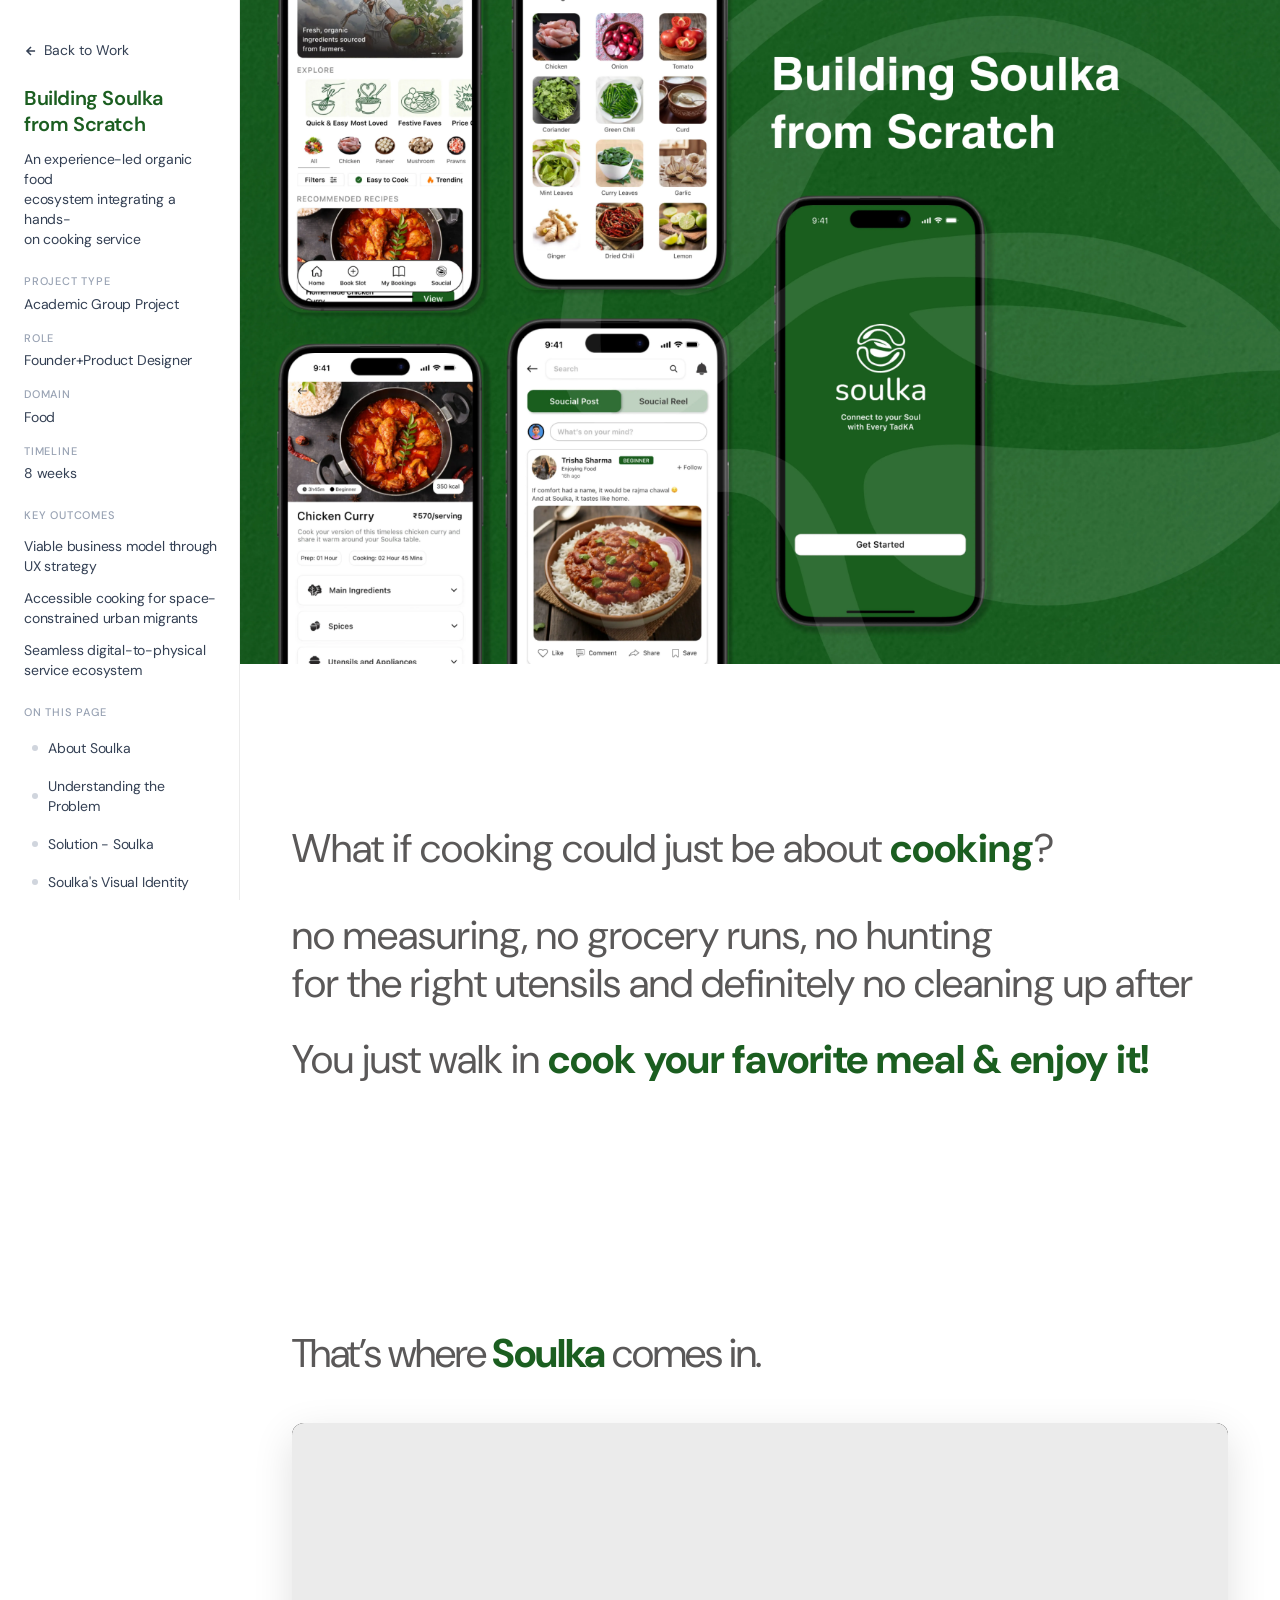
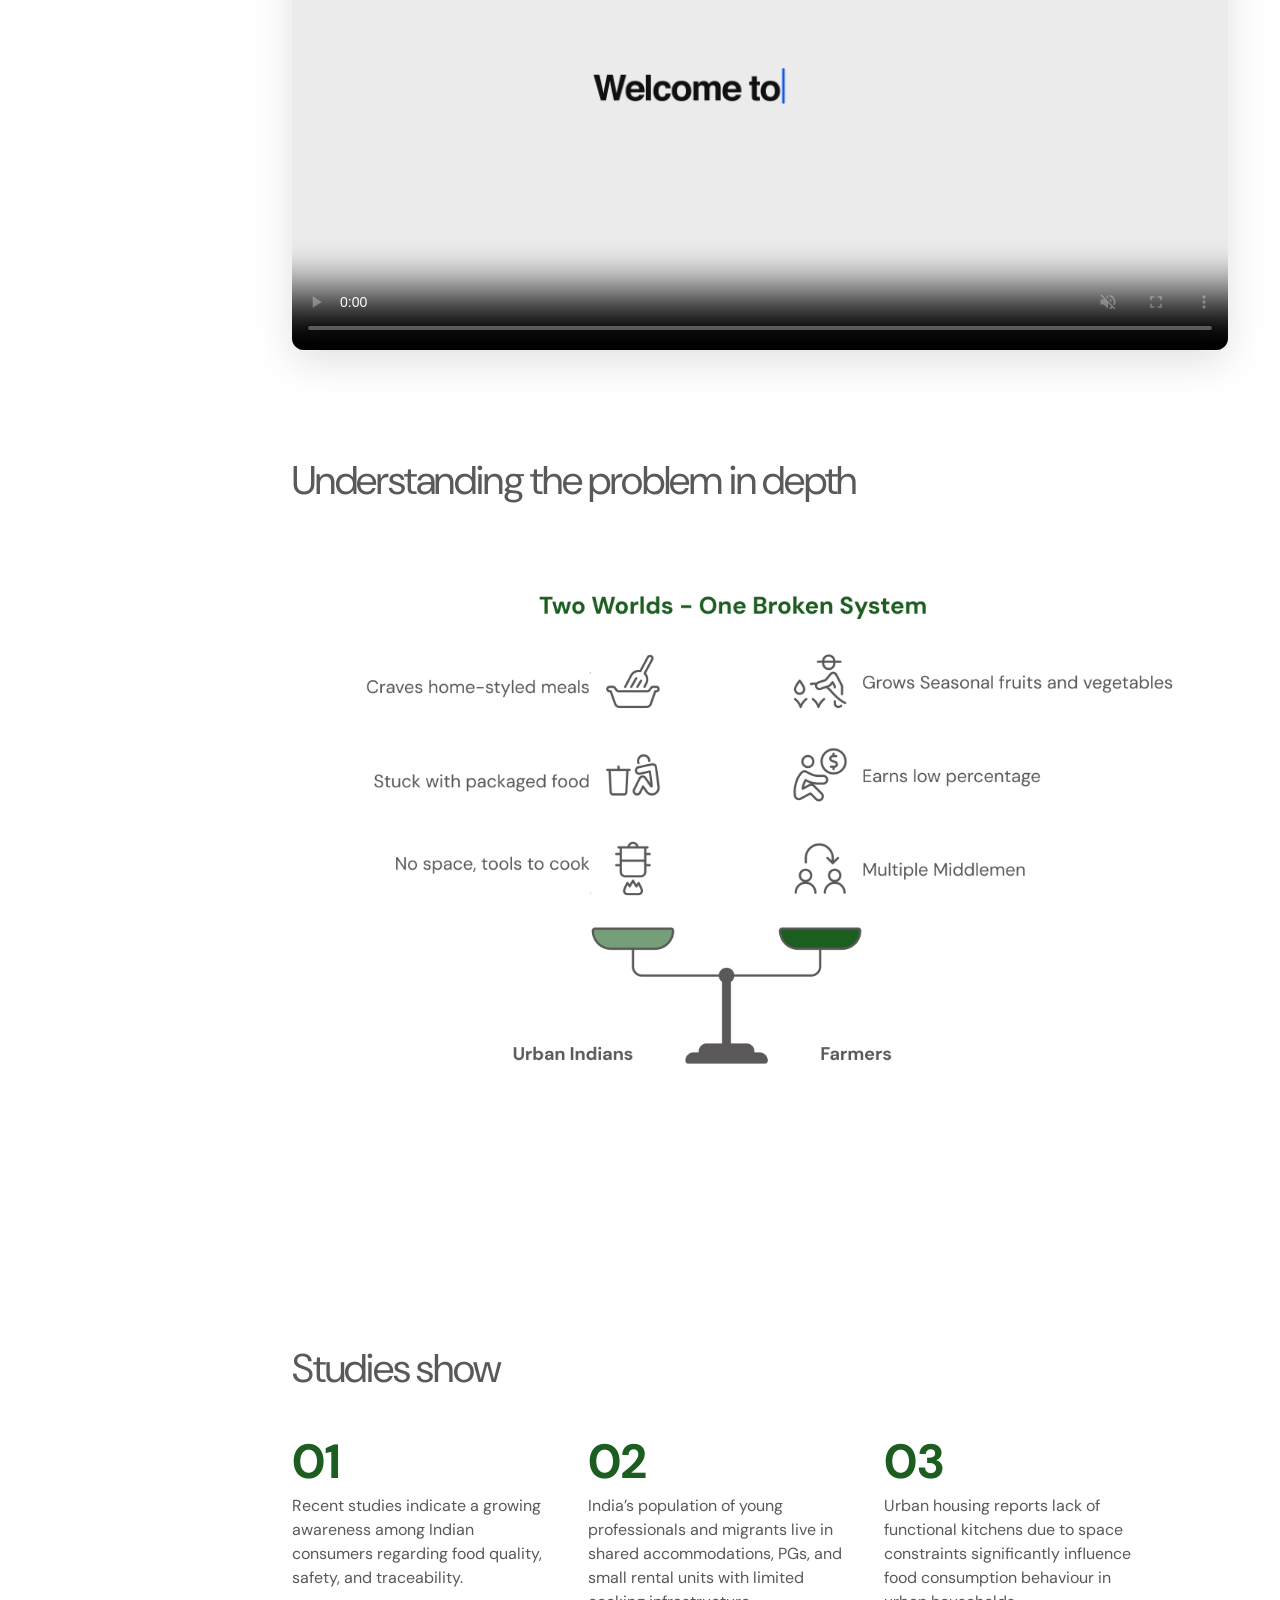
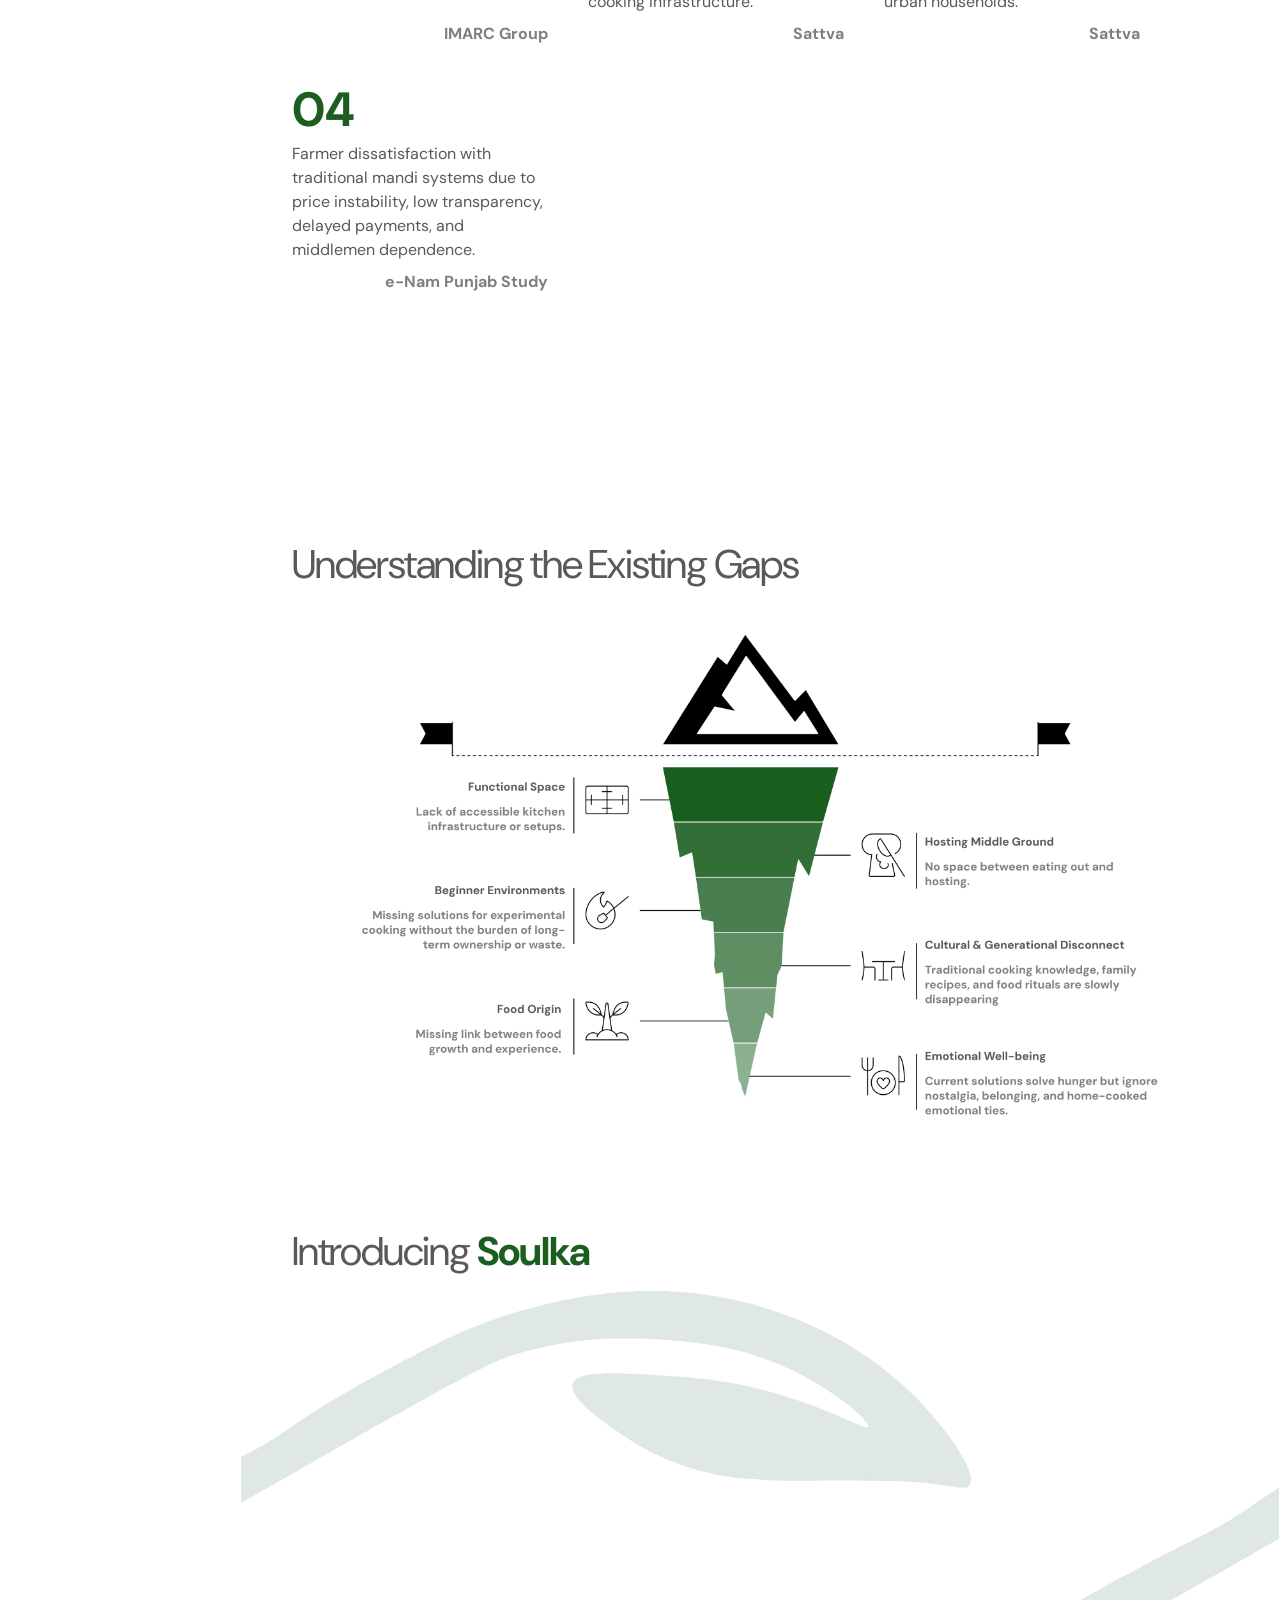
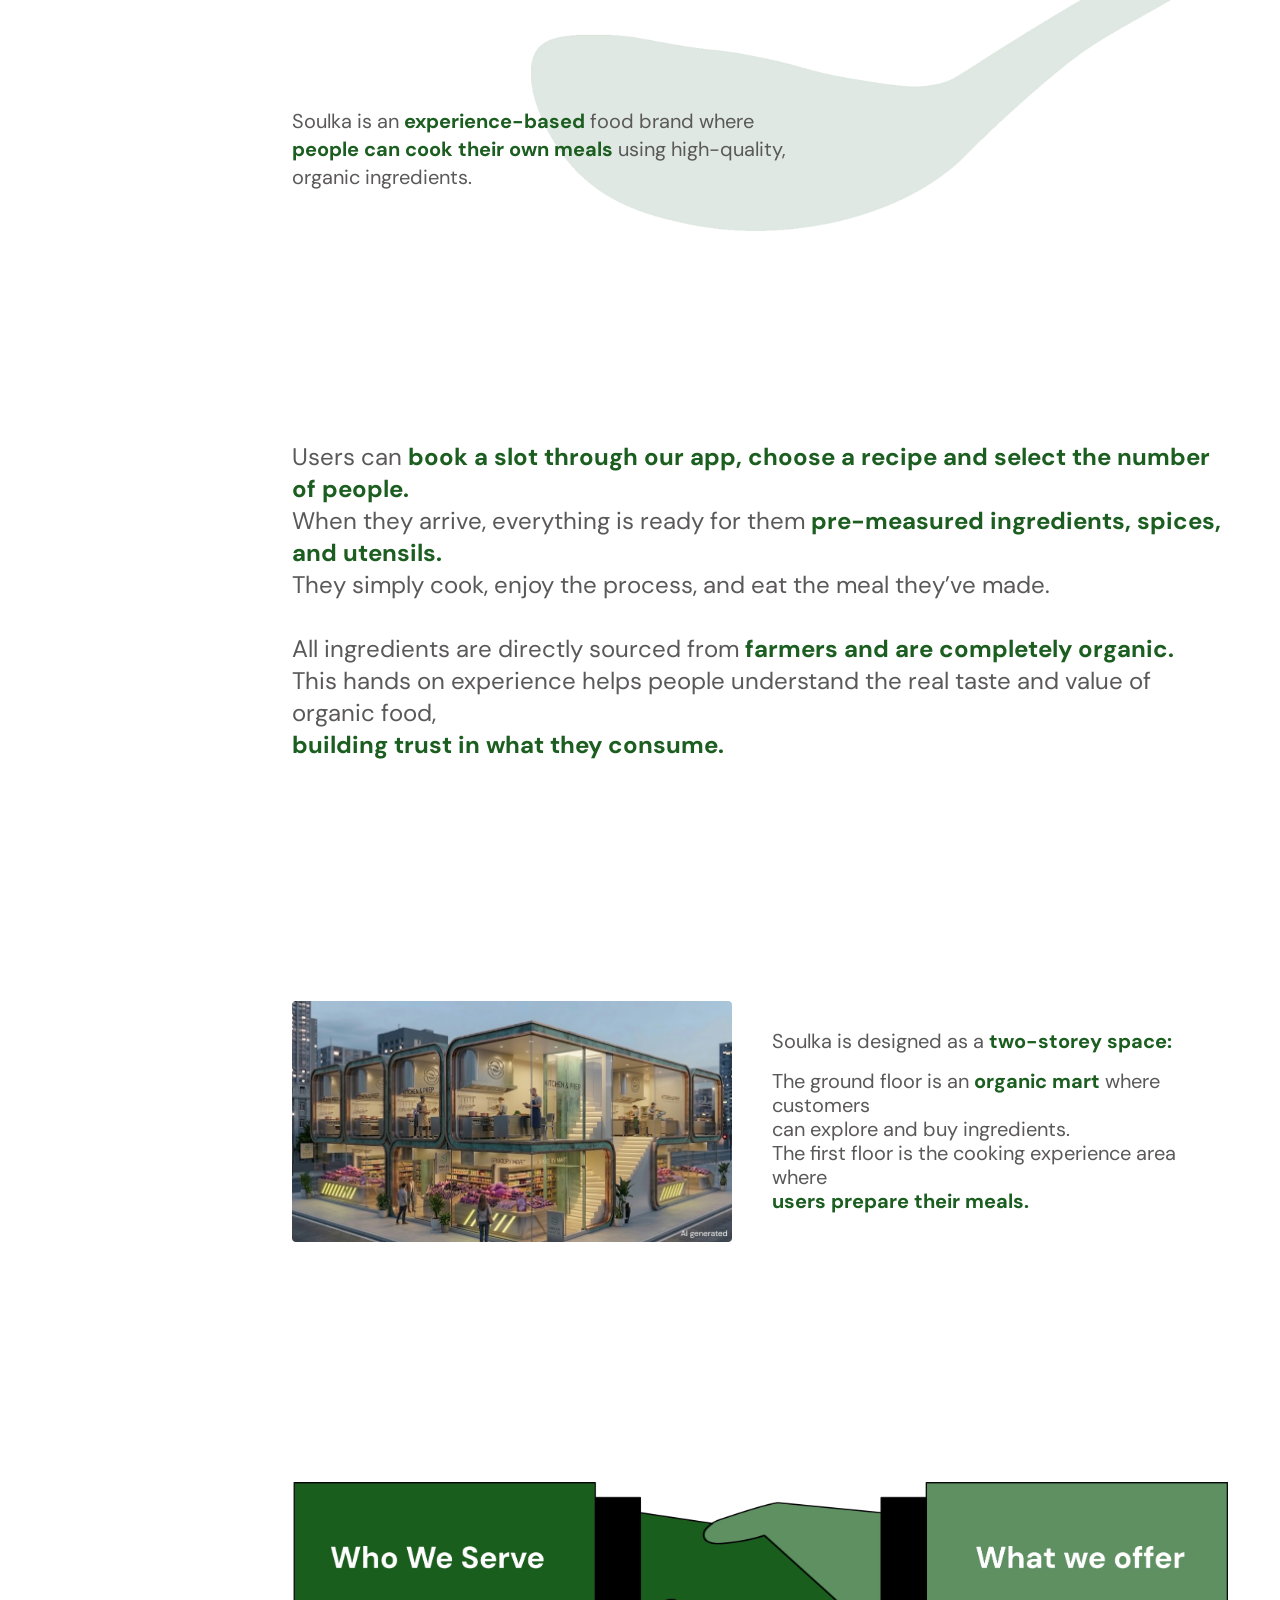
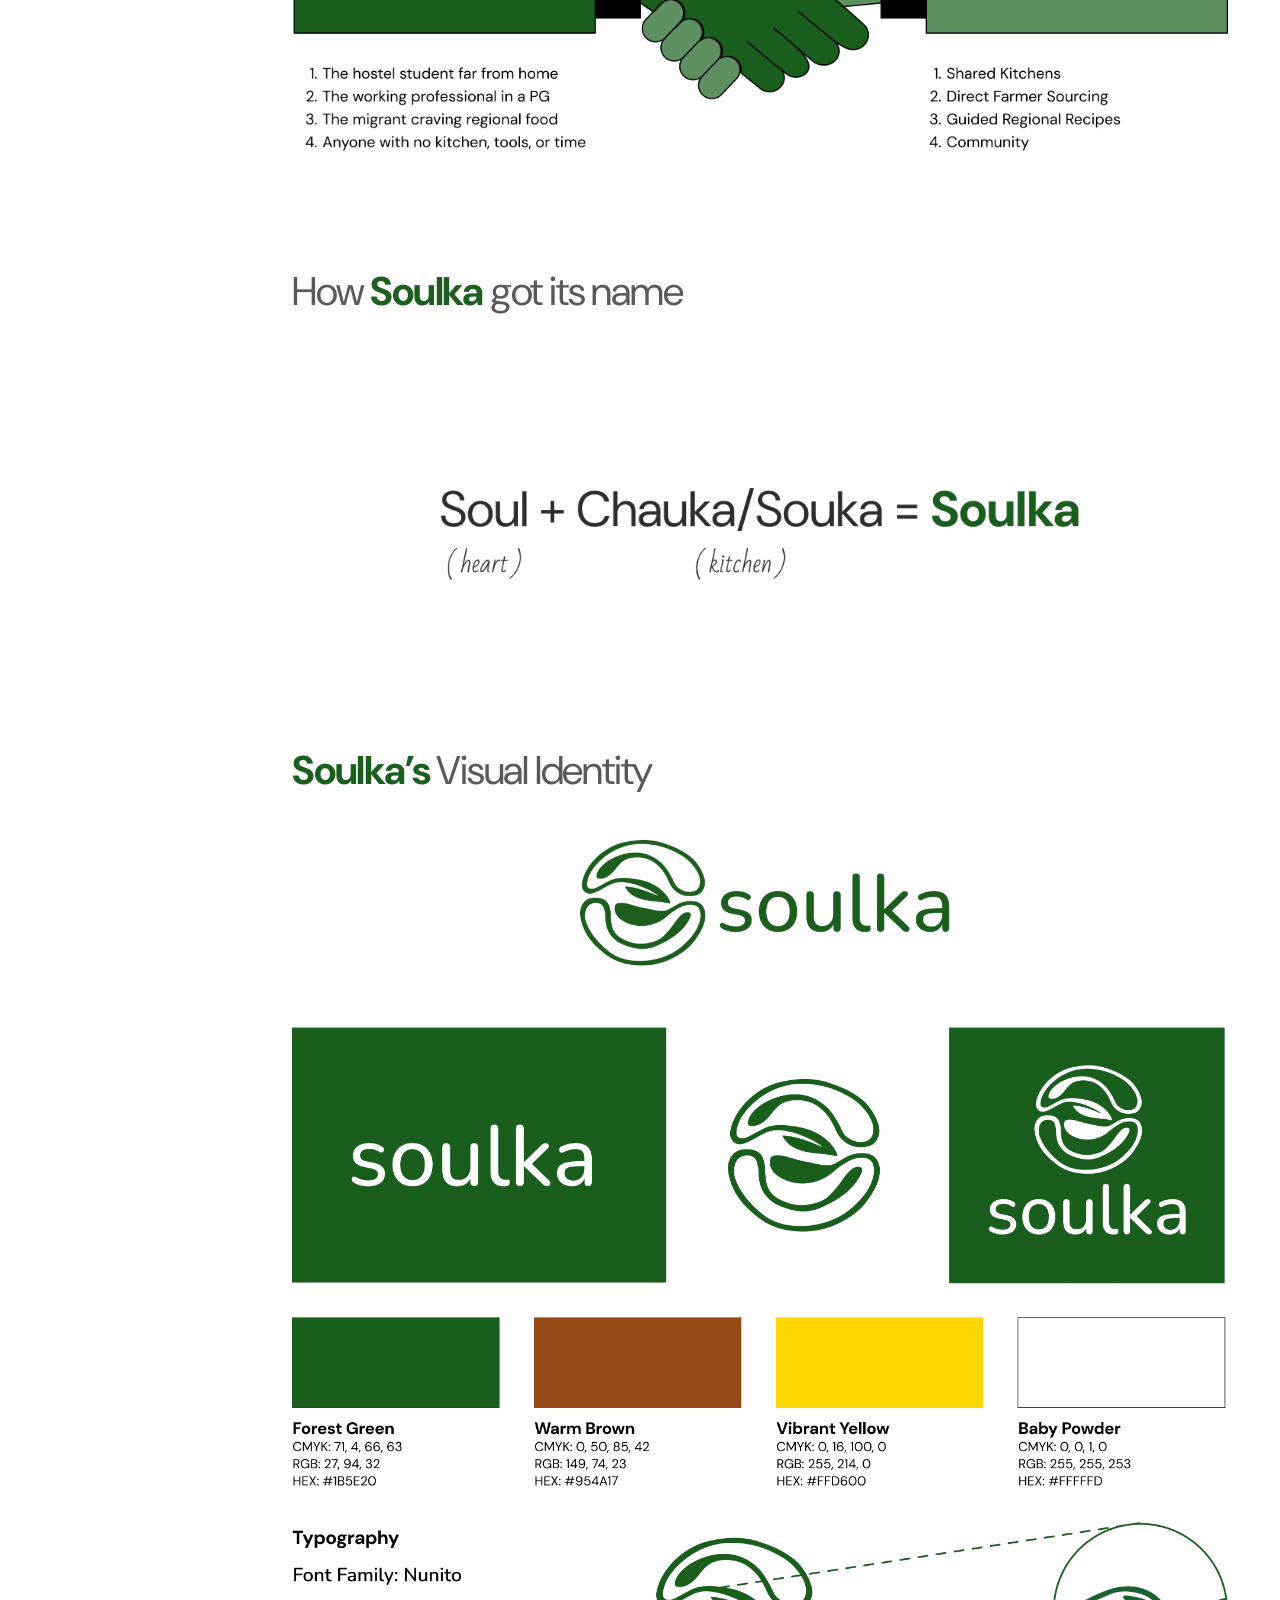
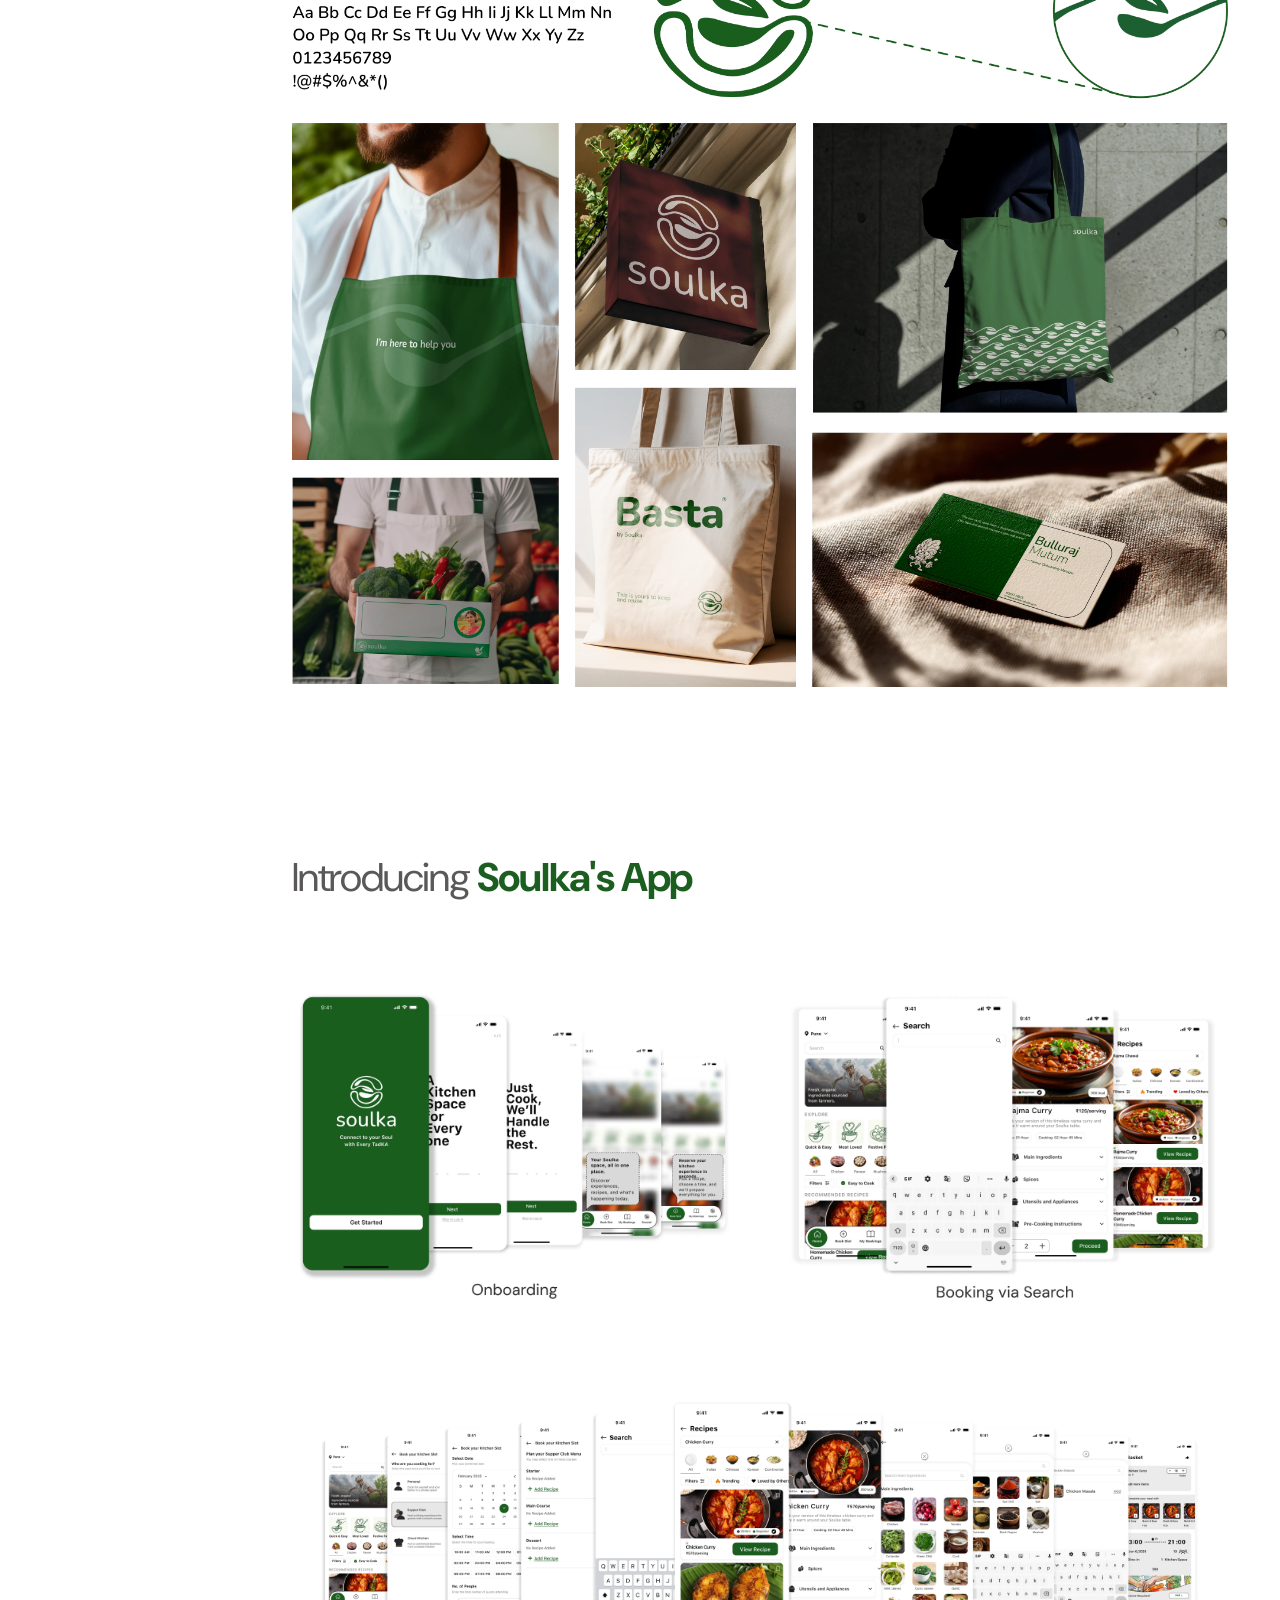
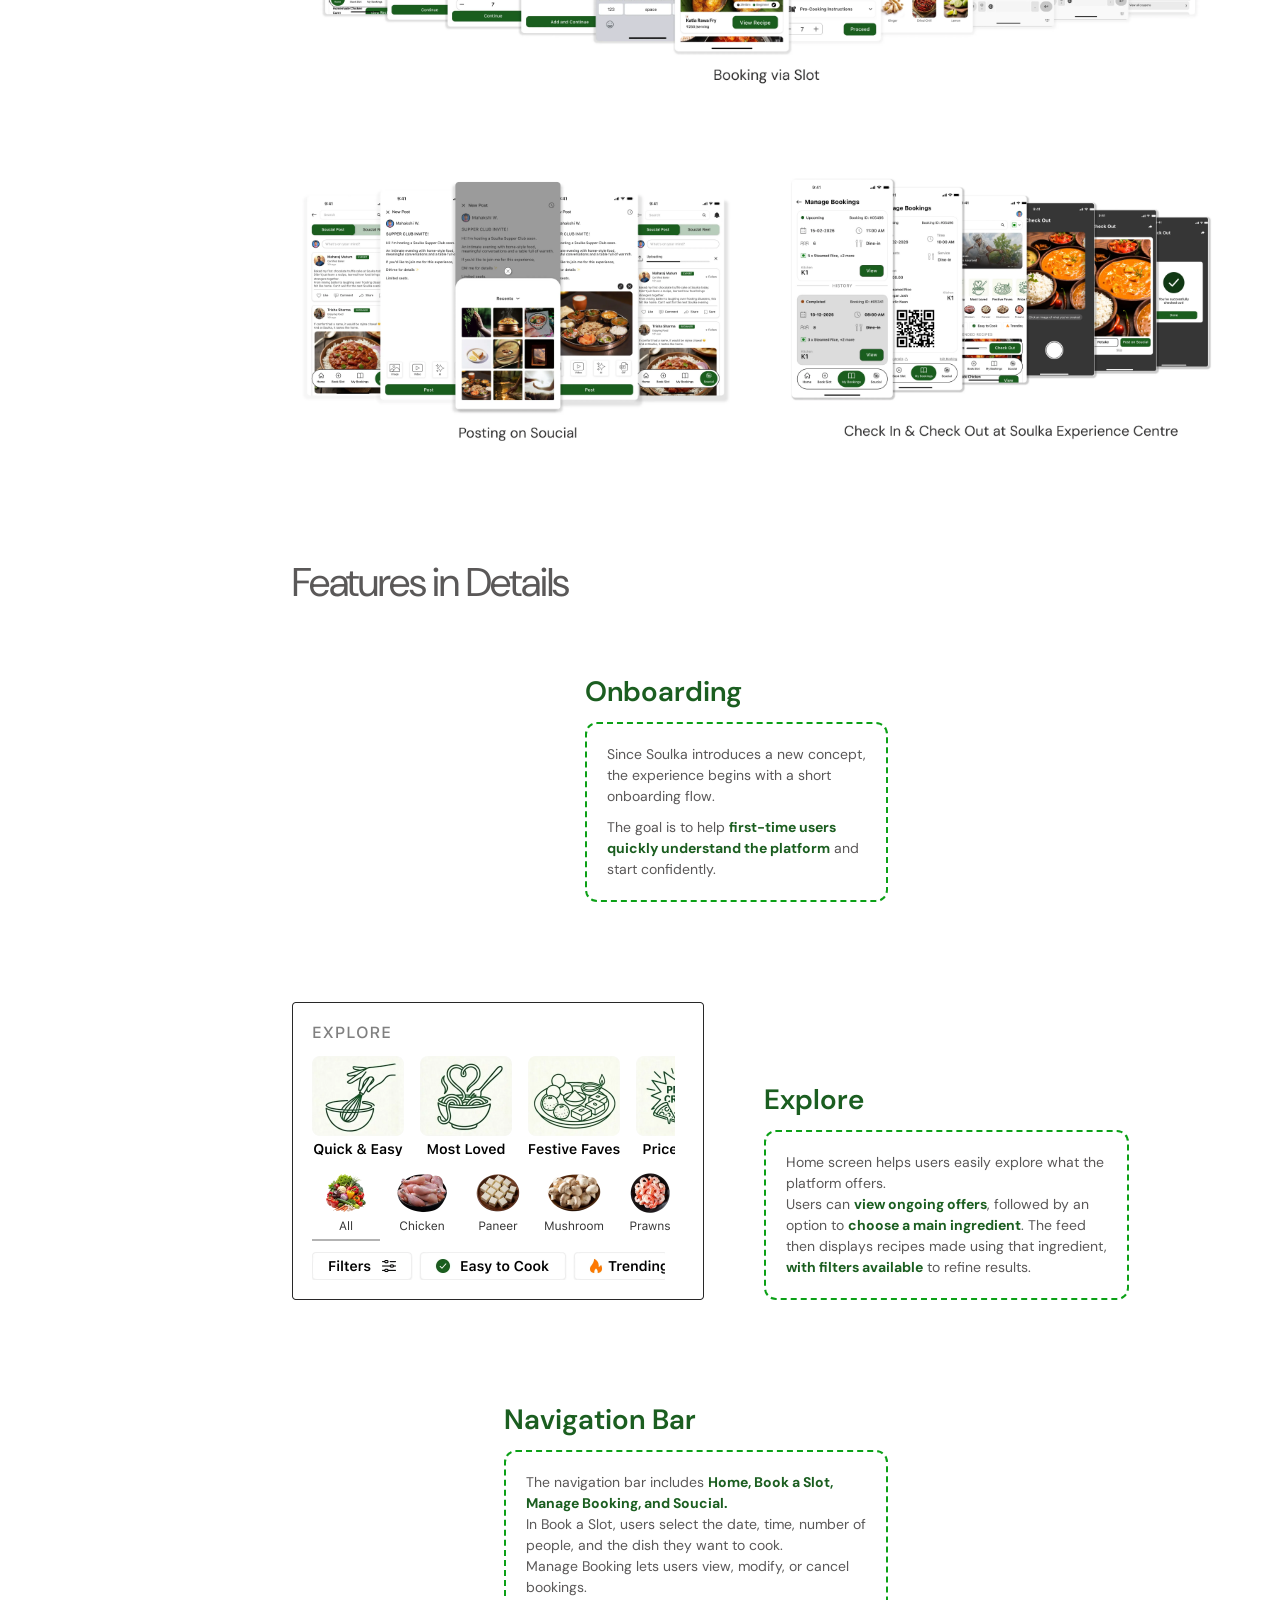
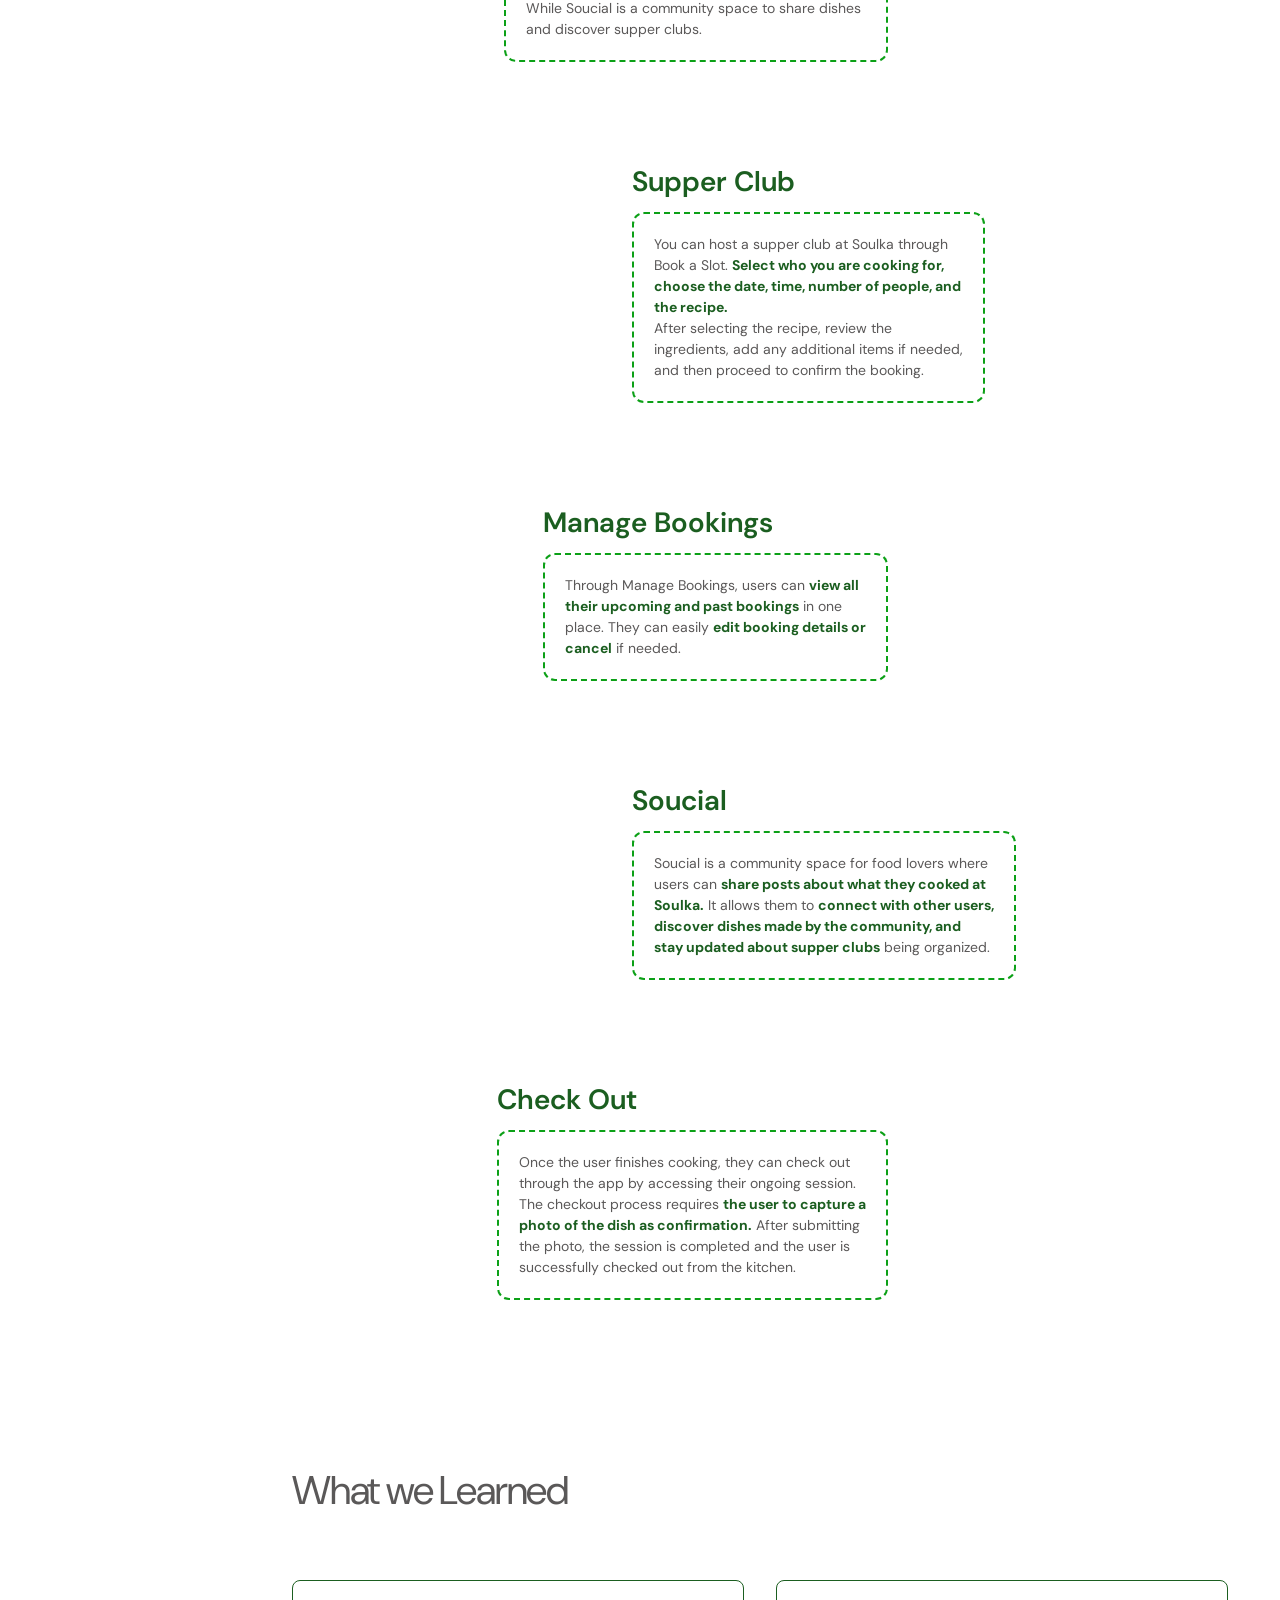
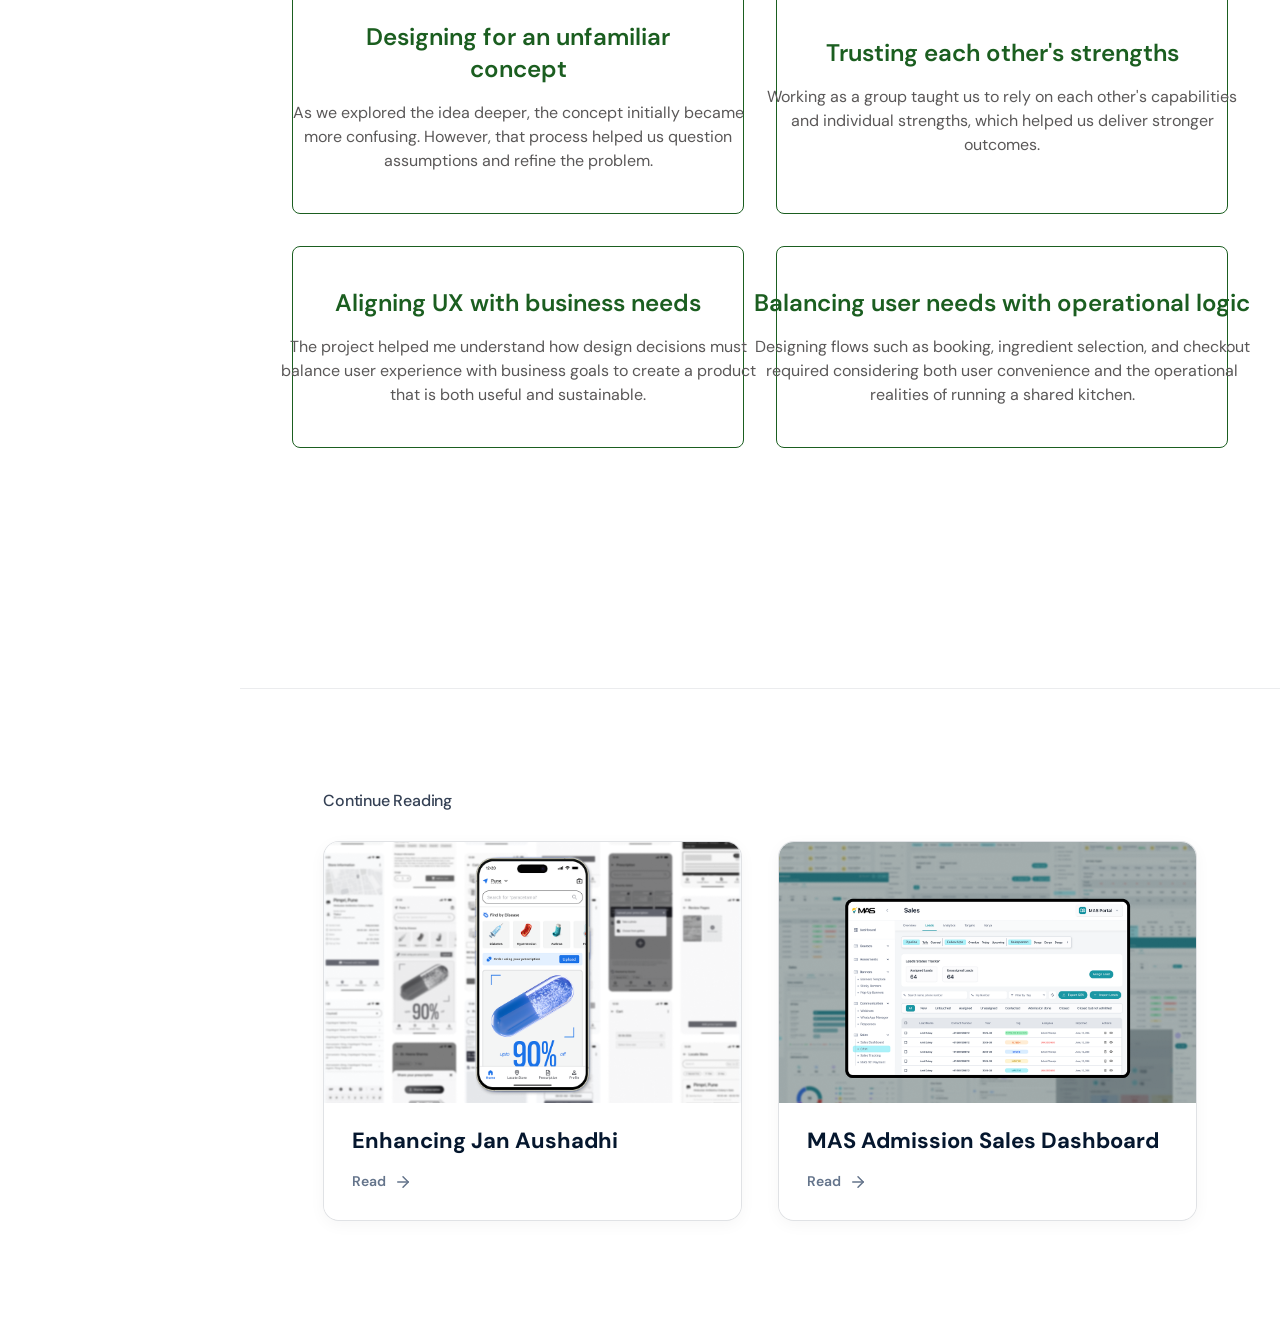
<file: soulka.html>
<!DOCTYPE html>
<html lang="en">
<head>
  <meta charset="UTF-8">
  <meta name="viewport" content="width=device-width, initial-scale=1.0">
  <meta name="description" content="Building Soulka from Scratch Case Study — An experience-led organic food ecosystem integrating a hands-on cooking service with direct-procurement retail by Sakshi Thareja.">
  <title>Building Soulka from Scratch</title>

  <!-- Tab Favicon -->
  <link rel="icon" type="image/svg+xml" sizes="any" href="tab%20icon.svg">
  <link rel="icon" type="image/png" sizes="32x32" href="tab-icon-32.png">
  <link rel="apple-touch-icon" sizes="180x180" href="tab-icon-180.png">

  <!-- Google Fonts: Anton & DM Sans -->
  <link rel="preconnect" href="https://fonts.googleapis.com">
  <link rel="preconnect" href="https://fonts.gstatic.com" crossorigin>
  <link href="https://fonts.googleapis.com/css2?family=Anton&family=DM+Sans:opsz,wght@9..40,300;9..40,400;9..40,500;9..40,700;9..40,800&family=Solitreo&display=swap" rel="stylesheet">
  <link href="https://api.fontshare.com/v2/css?f[]=ranade@500,600,700&f[]=switzer@400,500&display=swap" rel="stylesheet">

  <!-- Main Stylesheet -->
  <link rel="stylesheet" href="style.css">

  <style>
    *, *::before, *::after {
      text-shadow: none !important;
    }

    /* Global Ultra-Smooth Native Hardware Scroll Specs */
    html {
      scroll-behavior: smooth !important;
      scroll-padding-top: 40px;
    }

    body {
      overflow-x: hidden;
      overflow-y: auto;
      -webkit-overflow-scrolling: touch;
      margin: 0;
      padding: 0;
    }

    /* Force Zero Top Margin & Padding for Case Study Page */
    body.case-study-page {
      padding-top: 0 !important;
      margin-top: 0 !important;
    }

    body.case-study-page .main-content {
      padding-top: 0 !important;
      margin-top: 0 !important;
    }

    body.case-study-page .case-study-hero-section {
      padding-top: 0 !important;
      margin-top: 0 !important;
    }

    /* Hide Top Header Navbar & Footer on Case Study Page */
    .site-header,
    .site-footer {
      display: none !important;
    }

    /* Desktop Sidebar Layout Offset (min-width: 1025px) */
    @media (min-width: 1025px) {
      body.case-study-page {
        padding-left: 240px !important;
      }
      
      .case-study-hero-section {
        width: 100% !important;
        max-width: 100% !important;
        margin-left: 0 !important;
        margin-right: 0 !important;
      }
    }

    /* Left Navigation Sidebar Styling */
    .case-study-sidebar {
      position: fixed;
      top: 0;
      left: 0;
      width: 240px;
      height: 100vh;
      background: rgba(255, 255, 255, 0.94);
      backdrop-filter: blur(16px);
      -webkit-backdrop-filter: blur(16px);
      border-right: 1px solid rgba(0, 0, 0, 0.08);
      z-index: 998;
      box-sizing: border-box;
      transition: transform 0.3s cubic-bezier(0.16, 1, 0.3, 1);
      overscroll-behavior: contain;
    }

    .sidebar-inner {
      display: flex;
      flex-direction: column;
      height: 100%;
      padding: 40px 20px 32px 24px;
      box-sizing: border-box;
      overflow-y: auto;
      scroll-behavior: smooth;
      -webkit-overflow-scrolling: touch;
      overscroll-behavior: contain;
      scrollbar-width: thin;
      scrollbar-color: rgba(0, 0, 0, 0.2) transparent;
    }

    .sidebar-inner::-webkit-scrollbar {
      width: 5px;
    }

    .sidebar-inner::-webkit-scrollbar-track {
      background: transparent;
    }

    .sidebar-inner::-webkit-scrollbar-thumb {
      background: rgba(0, 0, 0, 0.18);
      border-radius: 4px;
    }

    .sidebar-inner::-webkit-scrollbar-thumb:hover {
      background: rgba(27, 94, 32, 0.5);
    }

    .sidebar-header {
      margin-bottom: 28px;
    }

    .sidebar-back-link {
      display: inline-flex;
      align-items: center;
      gap: 6px;
      font-family: -apple-system, BlinkMacSystemFont, "SF Pro Text", "SF Pro", "DM Sans", sans-serif;
      font-size: 14px;
      font-weight: 400;
      color: #344054;
      text-decoration: none;
      margin-bottom: 12px;
      transition: opacity 0.2s ease;
    }

    .sidebar-back-link:hover {
      opacity: 0.8;
    }

    .sidebar-title {
      color: #1B5E20;
      font-family: -apple-system, BlinkMacSystemFont, "SF Pro Display", "SF Pro Text", "SF Pro", "DM Sans", sans-serif;
      font-size: 20px;
      font-style: normal;
      font-weight: 600;
      line-height: 26px;
      letter-spacing: -0.4px;
      margin: 12px 0 0 0;
    }

    .sidebar-subtitle {
      color: #344054;
      font-family: -apple-system, BlinkMacSystemFont, "SF Pro Display", "SF Pro Text", "SF Pro", "DM Sans", sans-serif;
      font-size: 14px;
      font-style: normal;
      font-weight: 400;
      line-height: 20px;
      letter-spacing: -0.2px;
      margin: 12px 0 0 0;
    }

    .sidebar-meta-list {
      display: flex;
      flex-direction: column;
      gap: 16px;
      margin-top: 24px;
      margin-bottom: 24px;
    }

    .sidebar-meta-item {
      display: flex;
      flex-direction: column;
      gap: 4px;
    }

    .sidebar-meta-label {
      font-family: -apple-system, BlinkMacSystemFont, "SF Pro Text", "SF Pro", "DM Sans", sans-serif;
      font-size: 11px;
      font-weight: 500;
      letter-spacing: 0.8px;
      text-transform: uppercase;
      color: #98A2B3;
      display: block;
      width: 100%;
      white-space: nowrap;
    }

    .sidebar-meta-value {
      font-family: -apple-system, BlinkMacSystemFont, "SF Pro Text", "SF Pro", "DM Sans", sans-serif;
      font-size: 14px;
      font-style: normal;
      font-weight: 400;
      line-height: 20px;
      letter-spacing: -0.2px;
      color: #344054;
      margin: 0;
    }

    .sidebar-outcomes-block {
      margin-bottom: 24px;
    }

    .sidebar-outcomes-list {
      list-style: none;
      padding: 0;
      margin: 12px 0 0 0;
      display: flex;
      flex-direction: column;
      gap: 12px;
    }

    .sidebar-outcomes-list li {
      font-family: -apple-system, BlinkMacSystemFont, "SF Pro Text", "SF Pro", "DM Sans", sans-serif;
      font-size: 14px;
      font-style: normal;
      font-weight: 400;
      line-height: 20px;
      letter-spacing: -0.2px;
      color: #344054;
    }

    .sidebar-onthispage-block {
      margin-bottom: 24px;
    }

    .sidebar-nav {
      flex: 1;
    }

    .sidebar-menu {
      list-style: none;
      padding: 0;
      margin: 0;
      display: flex;
      flex-direction: column;
      gap: 6px;
    }

    .sidebar-link {
      display: flex;
      align-items: center;
      gap: 10px;
      padding: 6px 8px;
      border-radius: 6px;
      text-decoration: none;
      color: #344054;
      font-family: -apple-system, BlinkMacSystemFont, "SF Pro Text", "SF Pro", "DM Sans", sans-serif;
      font-size: 14px;
      font-style: normal;
      font-weight: 400;
      line-height: 20px;
      letter-spacing: -0.2px;
      transition: all 0.2s ease;
    }

    .sidebar-dot {
      width: 6px;
      height: 6px;
      border-radius: 50%;
      background: #D0D5DD;
      transition: all 0.2s ease;
      flex-shrink: 0;
    }

    .sidebar-link:hover {
      color: #1B5E20;
      background: rgba(27, 94, 32, 0.06);
    }

    .sidebar-link:hover .sidebar-dot {
      background: #1B5E20;
      transform: scale(1.3);
    }

    .sidebar-link.active {
      color: #1B5E20;
      font-weight: 600;
      background: rgba(27, 94, 32, 0.1);
    }

    .sidebar-link.active .sidebar-dot {
      background: #1B5E20;
      transform: scale(1.3);
    }

    /* Mobile Sidebar Toggle Button */
    .sidebar-toggle-btn {
      display: none;
      position: fixed;
      bottom: 24px;
      left: 24px;
      z-index: 999;
      background: #1B5E20;
      color: #ffffff;
      border: none;
      border-radius: 30px;
      padding: 12px 20px;
      font-family: -apple-system, BlinkMacSystemFont, "SF Pro Text", sans-serif;
      font-size: 14px;
      font-weight: 600;
      box-shadow: 0 8px 24px rgba(27, 94, 32, 0.35);
      cursor: pointer;
      align-items: center;
      gap: 8px;
    }

    @media (max-width: 1024px) {
      .case-study-sidebar {
        transform: translateX(-100%);
      }
      .case-study-sidebar.is-open {
        transform: translateX(0);
      }
      .sidebar-toggle-btn {
        display: flex;
      }
    }

    /* Hero Banner Section */
    .case-study-hero-section {
      width: 100%;
      max-width: 100%;
      position: relative;
      margin: 0;
      padding: 0;
      overflow: hidden;
      background: #ffffff;
    }

    .hero-image-container {
      width: 100%;
      position: relative;
      display: flex;
      justify-content: center;
      align-items: center;
    }

    .hero-bg-image {
      width: 100%;
      height: auto;
      display: block;
      object-fit: cover;
    }

    .hero-heading-overlay {
      position: absolute;
      top: 6.8%;
      left: 50%;
      transform: translateX(-50%);
      font-family: 'Anton', sans-serif;
      font-size: clamp(22px, 3.8vw, 64px);
      font-weight: 400;
      color: #ffffff;
      text-transform: uppercase;
      white-space: nowrap;
      margin: 0;
      padding: 0;
      letter-spacing: 0.04em;
      text-align: center;
      z-index: 10;
      pointer-events: none;
    }

    /* Project Overview Section */
    .project-overview-section {
      max-width: 1440px;
      margin: 80px auto 0 auto;
      padding: 0 5%;
      box-sizing: border-box;
    }

    .project-goal-container {
      margin-bottom: 79px;
    }

    .project-goal-title {
      font-family: -apple-system, BlinkMacSystemFont, "SF Pro Display", "SF Pro Text", "DM Sans", sans-serif;
      font-size: 36px;
      font-weight: 600;
      color: #1B5E20;
      line-height: 1.25;
      margin: 0 0 12px 0;
    }

    .project-goal-desc {
      font-family: -apple-system, BlinkMacSystemFont, "SF Pro Text", "SF Pro", "DM Sans", sans-serif;
      font-size: 20px;
      font-weight: 400;
      color: #667085;
      line-height: 1.4;
      margin: 0;
    }

    .project-meta-grid {
      display: grid;
      grid-template-columns: repeat(4, 1fr);
      gap: 32px;
      padding-top: 40px;
      border-top: 1px solid rgba(0, 0, 0, 0.08);
    }

    .meta-label {
      font-family: -apple-system, BlinkMacSystemFont, "SF Pro Text", sans-serif;
      font-size: 12px;
      font-weight: 600;
      letter-spacing: 1px;
      text-transform: uppercase;
      color: #1B5E20;
      display: block;
      margin-bottom: 8px;
    }

    .meta-value {
      font-family: -apple-system, BlinkMacSystemFont, "SF Pro Text", sans-serif;
      font-size: 15px;
      font-weight: 400;
      color: #232F3F;
      line-height: 1.4;
      margin: 0;
    }

    /* Soulka Question Headline Section (160px Gap After Hero) */
    .soulka-question-section {
      width: 100%;
      margin-top: 160px !important;
      padding: 0 5%;
      box-sizing: border-box;
      display: flex;
      flex-direction: column;
      align-items: flex-start;
      justify-content: flex-start;
    }

    .soulka-question-heading {
      width: 100%;
      max-width: 1046px;
      min-height: 59px;
      color: #5A5858;
      font-family: "DM Sans", sans-serif;
      font-size: 40px;
      font-style: normal;
      font-weight: 400;
      line-height: 48px;
      margin: 0;
    }

    .soulka-question-heading .cooking-highlight {
      color: #1B5E20;
      font-family: "DM Sans", sans-serif;
      font-size: 40px;
      font-style: normal;
      font-weight: 700;
      line-height: 48px;
    }

    .soulka-sub-statement {
      margin-top: 28px !important;
      margin-bottom: 0;
      width: 100%;
      max-width: 1300px;
      color: #5A5858;
      font-family: "DM Sans", sans-serif;
      font-size: 40px;
      font-style: normal;
      font-weight: 400;
      line-height: 48px;
    }

    .soulka-sub-statement .green-bold {
      color: #1B5E20;
      font-family: "DM Sans", sans-serif;
      font-size: 40px;
      font-style: normal;
      font-weight: 700;
      line-height: 48px;
    }

    .soulka-walkin-statement {
      margin-top: 28px !important;
      margin-bottom: 0;
      width: 100%;
      max-width: 1300px;
      color: #5A5858;
      font-family: "DM Sans", sans-serif;
      font-size: 40px;
      font-style: normal;
      font-weight: 400;
      line-height: 48px;
    }

    .soulka-walkin-statement .green-bold {
      color: #1B5E20;
      font-family: "DM Sans", sans-serif;
      font-size: 40px;
      font-style: normal;
      font-weight: 700;
      line-height: 48px;
    }

    /* Soulka Intro Statement Section (240px Gap Below Previous Section) */
    .soulka-intro-statement-section {
      width: 100%;
      margin-top: 240px !important;
      padding: 0 5%;
      box-sizing: border-box;
      display: flex;
      justify-content: flex-start;
    }

    .soulka-intro-statement-heading {
      width: 100%;
      max-width: 554px;
      color: #5A5858;
      font-family: "DM Sans", sans-serif;
      font-size: 40px;
      font-style: normal;
      font-weight: 400;
      line-height: 60px;
      letter-spacing: -1.2px;
      margin: 0;
    }

    .soulka-intro-statement-heading .soulka-green-bold {
      color: #1B5E20;
      font-family: "DM Sans", sans-serif;
      font-size: 40px;
      font-style: normal;
      font-weight: 700;
      line-height: 60px;
      letter-spacing: -1.2px;
    }

    /* Soulka YouTube Video Section (40px Gap Below Intro Statement) */
    .soulka-youtube-section {
      width: 100%;
      margin-top: 40px !important;
      padding: 0 5%;
      box-sizing: border-box;
      display: flex;
      justify-content: center;
    }

    .soulka-youtube-wrapper {
      position: relative;
      width: 100%;
      max-width: 960px;
      margin: 0 auto;
      aspect-ratio: 16 / 9;
      border-radius: 12px;
      overflow: hidden;
      box-shadow: 0 12px 40px rgba(0, 0, 0, 0.12);
      background: #000000;
    }

    .soulka-youtube-wrapper video {
      width: 100%;
      height: 100%;
      object-fit: cover;
      border: none;
      display: block;
      position: relative;
      z-index: 10;
      pointer-events: auto !important;
    }



    /* Soulka Problem Depth Section (100px Gap Below Video) */
    .soulka-problem-depth-section {
      width: 100%;
      margin-top: 100px !important;
      padding: 0 5%;
      box-sizing: border-box;
      display: flex;
      flex-direction: column;
      align-items: flex-start;
    }

    .soulka-problem-depth-heading {
      width: 100%;
      max-width: 642px;
      color: #5A5858;
      font-family: "DM Sans", sans-serif;
      font-size: 40px;
      font-style: normal;
      font-weight: 400;
      line-height: 60px;
      letter-spacing: -1.2px;
      margin: 0;
      text-align: left;
    }

    .soulka-two-worlds-image-wrapper {
      width: 100%;
      max-width: 960px;
      margin-top: 40px !important;
      margin-left: auto;
      margin-right: auto;
      display: flex;
      justify-content: center;
    }

    .soulka-two-worlds-image {
      width: 100%;
      max-width: 960px;
      height: auto;
      display: block;
      border-radius: 0;
      object-fit: contain;
    }

    /* Soulka Studies Show Section (240px Below Two Worlds Image) */
    .soulka-studies-show-section {
      width: 100%;
      margin-top: 240px !important;
      padding: 0 5%;
      box-sizing: border-box;
      display: flex;
      flex-direction: column;
      align-items: flex-start;
    }

    .soulka-studies-show-heading {
      width: 100%;
      max-width: 242px;
      color: #5A5858;
      font-family: "DM Sans", sans-serif;
      font-size: 40px;
      font-style: normal;
      font-weight: 400;
      line-height: 60px;
      letter-spacing: -1.2px;
      margin: 0;
      text-align: left;
    }

    /* Studies Grid Container (40px Gap Below Heading, 40px Column Gap) */
    .soulka-studies-grid {
      width: 100%;
      margin-top: 40px !important;
      display: flex;
      flex-wrap: wrap;
      gap: 40px;
      align-items: stretch;
    }

    /* Individual Study Card (Width: 295px, Gap: 16px) */
    .soulka-study-card {
      width: 256px;
      display: flex;
      flex-direction: column;
      align-items: flex-start;
      gap: 8px;
      box-sizing: border-box;
    }

    .study-number {
      align-self: stretch;
      color: #1B5E20;
      font-family: "DM Sans", sans-serif;
      font-size: 48px;
      font-style: normal;
      font-weight: 700;
      line-height: 100%;
    }

    .study-body {
      width: 100%;
      align-self: stretch;
      color: #5A5858;
      font-family: "DM Sans", sans-serif;
      font-size: 16px;
      font-style: normal;
      font-weight: 400;
      line-height: 24px;
      margin: 0;
    }

    .study-source {
      width: 100%;
      align-self: stretch;
      color: rgba(0, 0, 0, 0.50);
      text-align: right;
      font-family: "DM Sans", sans-serif;
      font-size: 16px;
      font-style: normal;
      font-weight: 700;
      line-height: 24px;
      margin-top: auto;
    }

    /* Soulka Existing Gaps Section (240px Below Studies Show Section) */
    .soulka-existing-gaps-section {
      width: 100%;
      margin-top: 240px !important;
      padding: 0 5%;
      box-sizing: border-box;
      display: flex;
      flex-direction: column;
      align-items: flex-start;
    }

    .soulka-existing-gaps-heading {
      width: 100%;
      max-width: 642px;
      color: #5A5858;
      font-family: "DM Sans", sans-serif;
      font-size: 40px;
      font-style: normal;
      font-weight: 400;
      line-height: 60px;
      letter-spacing: -1.2px;
      margin: 0;
      text-align: left;
    }

    .soulka-gaps-image-wrapper {
      width: 100%;
      max-width: 800px;
      margin-top: 40px !important;
      margin-left: auto;
      margin-right: auto;
      display: flex;
      justify-content: center;
    }

    .soulka-gaps-image {
      width: 100%;
      max-width: 800px;
      height: auto;
      display: block;
      border-radius: 0;
      object-fit: contain;
    }

    /* Soulka Introducing Section (100px Below Previous Section) */
    .soulka-introducing-section {
      width: 100%;
      margin-top: 100px !important;
      padding: 0 5%;
      box-sizing: border-box;
      display: flex;
      flex-direction: column;
      align-items: flex-start;
      overflow: visible;
    }

    .soulka-introducing-heading {
      width: 100%;
      max-width: 642px;
      color: #5A5858;
      font-family: "DM Sans", sans-serif;
      font-size: 40px;
      font-style: normal;
      font-weight: 400;
      line-height: 60px;
      letter-spacing: -1.2px;
      margin: 0;
      text-align: left;
    }

    .soulka-introducing-heading .soulka-green-bold {
      color: #1B5E20;
      font-family: "DM Sans", sans-serif;
      font-size: 40px;
      font-style: normal;
      font-weight: 700;
      line-height: 60px;
      letter-spacing: -1.2px;
    }

    /* Introducing Banner Container (Background Leaf & Ladle Graphics) */
    .soulka-introducing-banner {
      position: relative;
      width: 100%;
      min-height: 480px;
      margin-top: 40px !important;
      overflow: visible;
      display: flex;
      align-items: flex-end;
      box-sizing: border-box;
    }

    .bg-graphic {
      position: absolute;
      pointer-events: none;
      user-select: none;
      z-index: 1;
      object-fit: contain;
    }

    .bg-leaf {
      top: -30px;
      left: -5.5%;
      width: 78%;
      max-width: 950px;
      height: auto;
    }

    .bg-ladle {
      bottom: -30px;
      right: -5.5%;
      width: 80%;
      max-width: 980px;
      height: auto;
    }

    .soulka-introducing-content {
      position: relative;
      z-index: 5;
      max-width: 560px;
      padding: 120px 0 10px 0;
    }

    .soulka-introducing-body {
      color: #5A5858;
      font-family: "DM Sans", sans-serif;
      font-size: 20px;
      font-style: normal;
      font-weight: 400;
      line-height: 28px;
      margin: 0;
    }

    .soulka-introducing-body .soulka-green-bold-text {
      color: #1B5E20;
      font-weight: 700;
    }

    /* Soulka Value Section (240px Below Introducing Section) */
    .soulka-value-section {
      width: 100%;
      margin-top: 240px !important;
      padding: 0 5%;
      box-sizing: border-box;
      display: flex;
      flex-direction: column;
      gap: 32px;
      align-items: flex-start;
    }

    .soulka-value-paragraph {
      width: 100%;
      max-width: 1180px;
      color: #5A5858;
      font-family: "DM Sans", sans-serif;
      font-size: 24px;
      font-style: normal;
      font-weight: 400;
      line-height: 32px;
      margin: 0;
      text-align: left;
    }

    .soulka-value-paragraph .soulka-green-bold-text {
      color: #1B5E20;
      font-weight: 700;
    }

    /* Soulka Store Section (240px Below Previous Section) */
    .soulka-store-section {
      width: 100%;
      margin-top: 240px !important;
      padding: 0 5%;
      box-sizing: border-box;
      display: flex;
      flex-direction: row;
      align-items: center;
      justify-content: flex-start;
      gap: 40px;
    }

    .soulka-store-image-container {
      flex: 0 1 520px;
      max-width: 520px;
    }

    .soulka-store-image {
      width: 100%;
      height: auto;
      display: block;
      border-radius: 0;
      object-fit: contain;
    }

    .soulka-store-content {
      flex: 1 1 540px;
      max-width: 600px;
      display: flex;
      flex-direction: column;
      gap: 16px;
    }

    .soulka-store-text {
      color: #5A5858;
      font-family: "DM Sans", sans-serif;
      font-size: 20px;
      font-style: normal;
      font-weight: 400;
      line-height: 24px;
      margin: 0;
      text-align: left;
    }

    .soulka-store-text .soulka-green-bold-text {
      color: #1B5E20;
      font-weight: 700;
    }

    /* Soulka Stakeholders Image Section (240px Below Store Section) */
    .soulka-stakeholders-section {
      width: 100%;
      margin-top: 240px !important;
      padding: 0 5%;
      box-sizing: border-box;
      display: flex;
      justify-content: center;
    }

    .soulka-stakeholders-image-wrapper {
      width: 100%;
      max-width: 960px;
      margin-left: auto;
      margin-right: auto;
      display: flex;
      justify-content: center;
    }

    .soulka-stakeholders-image {
      width: 100%;
      max-width: 960px;
      height: auto;
      display: block;
      border-radius: 0;
      object-fit: contain;
    }

    /* Soulka Naming Section (100px Below Previous Section) */
    .soulka-naming-section {
      width: 100%;
      margin-top: 100px !important;
      padding: 0 5%;
      box-sizing: border-box;
      display: flex;
      flex-direction: column;
      align-items: flex-start;
    }

    .soulka-naming-heading {
      width: 100%;
      max-width: 442px;
      color: #5A5858;
      font-family: "DM Sans", sans-serif;
      font-size: 40px;
      font-style: normal;
      font-weight: 400;
      line-height: 60px;
      letter-spacing: -1.2px;
      margin: 0;
      text-align: left;
    }

    .soulka-naming-heading .soulka-green-bold {
      color: #1B5E20;
      font-weight: 700;
    }

    .soulka-naming-image-wrapper {
      width: 100%;
      max-width: 640px;
      margin-top: 160px !important;
      margin-left: auto;
      margin-right: auto;
      display: flex;
      justify-content: center;
    }

    .soulka-naming-image {
      width: 100%;
      max-width: 640px;
      height: auto;
      display: block;
      border-radius: 0;
      object-fit: contain;
    }

    /* Soulka Visual Identity Section (160px Below Naming Section) */
    .soulka-identity-section {
      width: 100%;
      margin-top: 160px !important;
      padding: 0 5%;
      box-sizing: border-box;
      display: flex;
      flex-direction: column;
      align-items: flex-start;
    }

    .soulka-identity-heading {
      width: 100%;
      max-width: 442px;
      color: #5A5858;
      font-family: "DM Sans", sans-serif;
      font-size: 40px;
      font-style: normal;
      font-weight: 400;
      line-height: 60px;
      letter-spacing: -1.2px;
      margin: 0;
      text-align: left;
    }

    .soulka-identity-heading .soulka-green-bold {
      color: #1B5E20;
      font-weight: 700;
    }

    .soulka-identity-image-wrapper {
      width: 100%;
      max-width: 1200px;
      margin-top: 40px !important;
      margin-left: auto;
      margin-right: auto;
      display: flex;
      justify-content: center;
    }

    .soulka-identity-image {
      width: 100%;
      max-width: 1200px;
      height: auto;
      display: block;
      border-radius: 0;
      object-fit: contain;
    }

    /* Soulka App Intro Section (160px Below Visual Identity) */
    .soulka-app-intro-section {
      width: 100%;
      margin-top: 160px !important;
      padding: 0 5%;
      box-sizing: border-box;
      display: flex;
      flex-direction: column;
      align-items: flex-start;
    }

    .soulka-app-intro-heading {
      width: 100%;
      max-width: 465px;
      color: #5A5858;
      font-family: "DM Sans", sans-serif;
      font-size: 40px;
      font-style: normal;
      font-weight: 400;
      line-height: 60px; /* 150% */
      letter-spacing: -1.2px;
      margin: 0;
    }

    .soulka-app-intro-heading .soulka-green-bold {
      color: #1B5E20;
      font-weight: 700;
    }

    .soulka-app-grid {
      width: 100%;
      margin-top: 80px;
      display: grid;
      grid-template-columns: 1fr 1fr;
      gap: 40px;
    }

    .soulka-app-grid-image {
      width: 100%;
      height: auto;
      display: block;
      border-radius: 0;
      object-fit: contain;
    }

    .soulka-app-full-image {
      width: 100%;
      margin-top: 80px;
      height: auto;
      display: block;
      border-radius: 0;
      object-fit: contain;
    }

    /* Soulka Features Section (100px Below App Intro) */
    .soulka-features-section {
      width: 100%;
      margin-top: 100px !important;
      padding: 0 5%;
      box-sizing: border-box;
      display: flex;
      flex-direction: column;
      align-items: flex-start;
    }

    .soulka-features-heading {
      color: #5A5858;
      font-family: "DM Sans", sans-serif;
      font-size: 40px;
      font-style: normal;
      font-weight: 400;
      line-height: 60px; /* 150% */
      letter-spacing: -1.2px;
      margin: 0;
    }

    .soulka-feature-block {
      width: 100%;
      margin-top: 60px;
      display: flex;
      flex-direction: row;
      justify-content: flex-end;
      align-items: flex-end;
      gap: 60px;
    }

    .soulka-feature-text-content {
      display: flex;
      flex-direction: column;
      align-items: flex-start;
      gap: 10px;
    }

    .soulka-feature-title {
      color: #1B5E20;
      font-family: "DM Sans", sans-serif;
      font-size: 28px;
      font-style: normal;
      font-weight: 600;
      line-height: 40px; /* 111.111% */
      margin: 0;
    }

    .soulka-feature-description {
      width: 100%;
      max-width: 480px;
      box-sizing: border-box;
      display: inline-flex;
      padding: 20px;
      flex-direction: column;
      justify-content: center;
      align-items: flex-start;
      gap: 10px;
      border-radius: 12px;
      border: 2px dashed #0CA017;

      color: #5A5858;
      font-family: "DM Sans", sans-serif;
      font-size: 14px;
      font-style: normal;
      font-weight: 400;
      line-height: 21px; /* 150% */
    }

    .soulka-feature-description strong {
      color: #1B5E20;
      font-weight: 700;
    }

    .soulka-feature-media {
      display: flex;
      justify-content: flex-start;
    }

    .soulka-feature-video {
      width: 100%;
      max-width: 280px;
      height: auto;
      border-radius: 0;
      display: block;
      border: none;
      outline: none;
      background: transparent;
    }

    .soulka-feature-block-left {
      width: 100%;
      margin-top: 100px;
      display: flex;
      flex-direction: row;
      justify-content: flex-start;
      align-items: flex-end;
      gap: 60px;
    }

    .soulka-feature-image {
      width: 412px;
      height: 298px;
      aspect-ratio: 206/149;
      max-width: 100%;
      border-radius: 0;
      display: block;
      object-fit: contain;
    }

    /* What we Learned Section */
    .soulka-learned-section {
      width: 100%;
      margin-top: 160px;
      margin-bottom: 240px;
      padding: 0 5%;
      box-sizing: border-box;
      display: flex;
      flex-direction: column;
      align-items: flex-start;
    }

    .soulka-learned-heading {
      color: #5A5858;
      font-family: "DM Sans", sans-serif;
      font-size: 40px;
      font-style: normal;
      font-weight: 400;
      line-height: 60px; /* 150% */
      letter-spacing: -1.2px;
      margin: 0;
    }

    .soulka-learned-grid {
      display: grid;
      gap: 32px;
      grid-template-columns: repeat(2, minmax(0, 1fr));
      justify-content: center;
      align-self: center;
      width: 100%;
      margin: 60px auto 0;
      max-width: 1412px;
    }

    .soulka-learned-card {
      display: flex;
      flex-direction: column;
      justify-content: center;
      align-items: center;
      padding: 40px;
      border-radius: 8px;
      border: 1px solid #1B5E20;
      gap: 16px;
      box-sizing: border-box;
      width: 100%;
    }

    .soulka-learned-card-title {
      color: #1B5E20;
      text-align: center;
      font-family: "DM Sans", sans-serif;
      font-size: 24px;
      font-style: normal;
      font-weight: 600;
      line-height: 32px; /* 133.333% */
      margin: 0;
    }

    .soulka-learned-card-text {
      color: #5A5858;
      text-align: center;
      font-family: "DM Sans", sans-serif;
      font-size: 16px;
      font-style: normal;
      font-weight: 400;
      line-height: 24px; /* 150% */
      margin: 0;
      white-space: nowrap;
    }

    @media (max-width: 1024px) {
      .soulka-learned-grid {
        grid-template-columns: 1fr;
      }
    }

    @media (max-width: 768px) {
      .soulka-learned-card-text {
        white-space: normal;
      }
      .soulka-learned-card-title {
        white-space: normal !important;
      }
    }

    /* Sequential Scroll Fade-in Animation for Question Section */
    .fade-in-step {
      opacity: 0;
      transform: translateY(28px);
      transition: opacity 0.85s cubic-bezier(0.16, 1, 0.3, 1), transform 0.85s cubic-bezier(0.16, 1, 0.3, 1);
    }

    .fade-in-step.visible {
      opacity: 1;
      transform: none;
    }

    .soulka-question-heading.fade-in-step {
      transition-delay: 0.1s;
    }

    .soulka-sub-statement.fade-in-step {
      transition-delay: 0.45s;
    }

    .soulka-walkin-statement.fade-in-step {
      transition-delay: 0.8s;
    }

    @media (max-width: 1024px) {
      .soulka-question-section,
      .soulka-intro-statement-section {
        margin-top: 80px !important;
      }
      .soulka-video-section,
      .soulka-problem-depth-section {
        margin-top: 48px !important;
      }
      .soulka-question-heading,
      .soulka-question-heading .cooking-highlight,
      .soulka-sub-statement,
      .soulka-sub-statement .green-bold,
      .soulka-walkin-statement,
      .soulka-walkin-statement .green-bold,
      .soulka-intro-statement-heading,
      .soulka-intro-statement-heading .soulka-green-bold,
      .soulka-problem-depth-heading {
        font-size: clamp(24px, 4.5vw, 40px);
        line-height: 1.3;
      }
    }
  
    @media (max-width: 850px) {
      .soulka-feature-block,
      .soulka-feature-block-left {
        flex-direction: column !important;
        align-items: center !important;
        justify-content: center !important;
        gap: 32px !important;
        margin-top: 60px !important;
      }
      .soulka-feature-text-content {
        align-items: center !important;
        width: 100% !important;
      }
      .soulka-feature-title {
        text-align: center !important;
      }
      .soulka-feature-description {
        width: 100% !important;
        max-width: 440px !important;
        text-align: left !important;
        box-sizing: border-box !important;
      }
      .soulka-feature-media {
        justify-content: center !important;
        width: 100% !important;
      }
      .soulka-feature-image {
        width: 100% !important;
        max-width: 412px !important;
        height: auto !important;
      }
    }

    @media (max-width: 600px) {
      .soulka-feature-description br {
        display: none;
      }
    }
  
  </style>
</head>
<body class="case-study-page">

  <!-- Custom Tracking Cursor -->
  <div id="custom-cursor">
    <div class="cursor-inactive">
      <svg xmlns="http://www.w3.org/2000/svg" width="100%" height="100%" viewBox="0 0 190 188" fill="none">
        <g filter="url(#filter0_dd_424_8)">
          <circle cx="94" cy="89" r="83" stroke="white" stroke-width="4" shape-rendering="crispEdges"/>
        </g>
        <g filter="url(#filter1_dd_424_8)">
          <circle cx="94.5" cy="88.5" r="17.5" fill="#F3F3F3"/>
          <circle cx="94.5" cy="88.5" r="15.5" stroke="white" stroke-width="4"/>
        </g>
        <defs>
          <filter id="filter0_dd_424_8" x="0" y="0" width="189.5" height="187.5" filterUnits="userSpaceOnUse" color-interpolation-filters="sRGB">
            <feFlood flood-opacity="0" result="BackgroundImageFix"/>
            <feColorMatrix in="SourceAlpha" type="matrix" values="0 0 0 0 0 0 0 0 0 0 0 0 0 0 0 0 0 0 127 0" result="hardAlpha"/>
            <feOffset dx="3" dy="6"/>
            <feGaussianBlur stdDeviation="3.75"/>
            <feComposite in2="hardAlpha" operator="out"/>
            <feColorMatrix type="matrix" values="0 0 0 0 0.393996 0 0 0 0 0.846492 0 0 0 0 0.959615 0 0 0 0.41 0"/>
            <feBlend mode="normal" in2="BackgroundImageFix" result="effect1_dropShadow_424_8"/>
            <feColorMatrix in="SourceAlpha" type="matrix" values="0 0 0 0 0 0 0 0 0 0 0 0 0 0 0 0 0 0 127 0" result="hardAlpha"/>
            <feOffset dx="-5"/>
            <feGaussianBlur stdDeviation="2"/>
            <feComposite in2="hardAlpha" operator="out"/>
            <feColorMatrix type="matrix" values="0 0 0 0 0.393996 0 0 0 0 0.846492 0 0 0 0 0.959615 0 0 0 0.14 0"/>
            <feBlend mode="normal" in2="effect1_dropShadow_424_8" result="effect2_dropShadow_424_8"/>
            <feBlend mode="normal" in="SourceGraphic" in2="effect2_dropShadow_424_8" result="shape"/>
          </filter>
          <filter id="filter1_dd_424_8" x="68" y="67" width="54.5" height="52.5" filterUnits="userSpaceOnUse" color-interpolation-filters="sRGB">
            <feFlood flood-opacity="0" result="BackgroundImageFix"/>
            <feColorMatrix in="SourceAlpha" type="matrix" values="0 0 0 0 0 0 0 0 0 0 0 0 0 0 0 0 0 0 127 0" result="hardAlpha"/>
            <feOffset dx="3" dy="6"/>
            <feGaussianBlur stdDeviation="3.75"/>
            <feComposite in2="hardAlpha" operator="out"/>
            <feColorMatrix type="matrix" values="0 0 0 0 0.393996 0 0 0 0 0.846492 0 0 0 0 0.959615 0 0 0 0.41 0"/>
            <feBlend mode="normal" in2="BackgroundImageFix" result="effect1_dropShadow_424_8"/>
            <feColorMatrix in="SourceAlpha" type="matrix" values="0 0 0 0 0 0 0 0 0 0 0 0 0 0 0 0 0 0 127 0" result="hardAlpha"/>
            <feOffset dx="-5"/>
            <feGaussianBlur stdDeviation="2"/>
            <feComposite in2="hardAlpha" operator="out"/>
            <feColorMatrix type="matrix" values="0 0 0 0 0.393996 0 0 0 0 0.846492 0 0 0 0 0.959615 0 0 0 0.14 0"/>
            <feBlend mode="normal" in2="effect1_dropShadow_424_8" result="effect2_dropShadow_424_8"/>
            <feBlend mode="normal" in="SourceGraphic" in2="effect2_dropShadow_424_8" result="shape"/>
          </filter>
        </defs>
      </svg>
    </div>
    <div class="cursor-active">
      <svg xmlns="http://www.w3.org/2000/svg" width="100%" height="100%" viewBox="0 0 190 188" fill="none">
        <g filter="url(#filter0_dd_424_9)">
          <circle cx="94" cy="89" r="83" stroke="white" stroke-width="4" shape-rendering="crispEdges"/>
        </g>
        <g filter="url(#filter1_dd_424_9)">
          <circle cx="94.5" cy="88.5" r="37.5" fill="#F3F3F3"/>
          <circle cx="94.5" cy="88.5" r="35.5" stroke="white" stroke-width="4"/>
        </g>
        <defs>
          <filter id="filter0_dd_424_9" x="0" y="0" width="189.5" height="187.5" filterUnits="userSpaceOnUse" color-interpolation-filters="sRGB">
            <feFlood flood-opacity="0" result="BackgroundImageFix"/>
            <feColorMatrix in="SourceAlpha" type="matrix" values="0 0 0 0 0 0 0 0 0 0 0 0 0 0 0 0 0 0 127 0" result="hardAlpha"/>
            <feOffset dx="3" dy="6"/>
            <feGaussianBlur stdDeviation="3.75"/>
            <feComposite in2="hardAlpha" operator="out"/>
            <feColorMatrix type="matrix" values="0 0 0 0 0.393996 0 0 0 0 0.846492 0 0 0 0 0.959615 0 0 0 0.41 0"/>
            <feBlend mode="normal" in2="BackgroundImageFix" result="effect1_dropShadow_424_9"/>
            <feColorMatrix in="SourceAlpha" type="matrix" values="0 0 0 0 0 0 0 0 0 0 0 0 0 0 0 0 0 0 127 0" result="hardAlpha"/>
            <feOffset dx="-5"/>
            <feGaussianBlur stdDeviation="2"/>
            <feComposite in2="hardAlpha" operator="out"/>
            <feColorMatrix type="matrix" values="0 0 0 0 0.393996 0 0 0 0 0.846492 0 0 0 0 0.959615 0 0 0 0.14 0"/>
            <feBlend mode="normal" in2="effect1_dropShadow_424_9" result="effect2_dropShadow_424_9"/>
            <feBlend mode="normal" in="SourceGraphic" in2="effect2_dropShadow_424_9" result="shape"/>
          </filter>
          <filter id="filter1_dd_424_9" x="48" y="47" width="94.5" height="92.5" filterUnits="userSpaceOnUse" color-interpolation-filters="sRGB">
            <feFlood flood-opacity="0" result="BackgroundImageFix"/>
            <feColorMatrix in="SourceAlpha" type="matrix" values="0 0 0 0 0 0 0 0 0 0 0 0 0 0 0 0 0 0 127 0" result="hardAlpha"/>
            <feOffset dx="3" dy="6"/>
            <feGaussianBlur stdDeviation="3.75"/>
            <feComposite in2="hardAlpha" operator="out"/>
            <feColorMatrix type="matrix" values="0 0 0 0 0.393996 0 0 0 0 0.846492 0 0 0 0 0.959615 0 0 0 0.41 0"/>
            <feBlend mode="normal" in2="BackgroundImageFix" result="effect1_dropShadow_424_9"/>
            <feColorMatrix in="SourceAlpha" type="matrix" values="0 0 0 0 0 0 0 0 0 0 0 0 0 0 0 0 0 0 127 0" result="hardAlpha"/>
            <feOffset dx="-5"/>
            <feGaussianBlur stdDeviation="2"/>
            <feComposite in2="hardAlpha" operator="out"/>
            <feColorMatrix type="matrix" values="0 0 0 0 0.393996 0 0 0 0 0.846492 0 0 0 0 0.959615 0 0 0 0.14 0"/>
            <feBlend mode="normal" in2="effect1_dropShadow_424_9" result="effect2_dropShadow_424_9"/>
            <feBlend mode="normal" in="SourceGraphic" in2="effect2_dropShadow_424_9" result="shape"/>
          </filter>
        </defs>
      </svg>
    </div>
  </div>

  <!-- Interactive Dot Grid Container -->
  <div id="interactive-grid" aria-hidden="true"></div>

  <!-- Case Study Left Navigation Sidebar -->
  <aside class="case-study-sidebar" id="caseStudySidebar" aria-label="Case Study Navigation">
    <div class="sidebar-inner">
      <div class="sidebar-header">
        <a href="index.html" class="sidebar-back-link">
          <svg width="14" height="14" viewBox="0 0 24 24" fill="none" stroke="currentColor" stroke-width="2.5"><path d="M19 12H5M12 19l-7-7 7-7"/></svg>
          Back to Work
        </a>
        <h4 class="sidebar-title">Building Soulka<br>from Scratch</h4>
        <p class="sidebar-subtitle">An experience-led organic food<br>ecosystem integrating a hands-<br>on cooking service</p>

        <div class="sidebar-meta-list">
          <div class="sidebar-meta-item">
            <span class="sidebar-meta-label">Project type</span>
            <p class="sidebar-meta-value">Academic Group Project</p>
          </div>
          <div class="sidebar-meta-item">
            <span class="sidebar-meta-label">ROLE</span>
            <p class="sidebar-meta-value">Founder+Product Designer</p>
          </div>
          <div class="sidebar-meta-item">
            <span class="sidebar-meta-label">DOMAIN</span>
            <p class="sidebar-meta-value">Food</p>
          </div>
          <div class="sidebar-meta-item">
            <span class="sidebar-meta-label">TIMELINE</span>
            <p class="sidebar-meta-value">8 weeks</p>
          </div>
        </div>

        <div class="sidebar-outcomes-block">
          <span class="sidebar-meta-label">KEY OUTCOMES</span>
          <ul class="sidebar-outcomes-list">
            <li>Viable business model through UX strategy</li>
            <li>Accessible cooking for space-constrained urban migrants</li>
            <li>Seamless digital-to-physical service ecosystem</li>
          </ul>
        </div>

        <div class="sidebar-onthispage-block">
          <span class="sidebar-meta-label" style="margin-bottom: 12px;">ON THIS PAGE</span>
          <ul class="sidebar-menu">
            <li>
              <a href="#overview" class="sidebar-link active">
                <span class="sidebar-dot"></span>
                <span class="sidebar-text">About Soulka</span>
              </a>
            </li>
            <li>
              <a href="#understanding-problem" class="sidebar-link">
                <span class="sidebar-dot"></span>
                <span class="sidebar-text">Understanding the Problem</span>
              </a>
            </li>
            <li>
              <a href="#solution" class="sidebar-link">
                <span class="sidebar-dot"></span>
                <span class="sidebar-text">Solution - Soulka</span>
              </a>
            </li>
            <li>
              <a href="#visual-identity" class="sidebar-link">
                <span class="sidebar-dot"></span>
                <span class="sidebar-text">Soulka's Visual Identity</span>
              </a>
            </li>
            <li>
              <a href="#soulka-app" class="sidebar-link">
                <span class="sidebar-dot"></span>
                <span class="sidebar-text">Soulka's App</span>
              </a>
            </li>
            <li>
              <a href="#what-we-learned" class="sidebar-link">
                <span class="sidebar-dot"></span>
                <span class="sidebar-text">What we learned</span>
              </a>
            </li>
          </ul>
        </div>
      </div>
    </div>
  </aside>

  <!-- Mobile Sidebar Toggle Button -->
  <button class="sidebar-toggle-btn" id="sidebarToggleBtn" aria-label="Toggle Case Study Menu">
    <svg width="18" height="18" viewBox="0 0 24 24" fill="none" stroke="currentColor" stroke-width="2.5"><path d="M4 6h16M4 12h16M4 18h16"/></svg>
    <span>Menu</span>
  </button>

  <!-- Main Case Study Content -->
  <main class="main-content">
    <!-- Hero Section -->
    <section class="case-study-hero-section">
      <div class="hero-image-container">
        <img src="Soulka/Homepage Soulka.webp" alt="Building Soulka from Scratch Case Study" class="hero-bg-image">
      </div>
    </section>

    <!-- Soulka Question Headline Section (160px Gap After Hero) -->
    <section class="soulka-question-section" id="overview">
      <h2 class="soulka-question-heading fade-in-step">
        What if cooking could just be about <span class="cooking-highlight">cooking</span>?
      </h2>
      <p class="soulka-sub-statement fade-in-step">
        no measuring, no grocery runs, no hunting<br>
        for the right utensils and definitely no cleaning up after
      </p>
      <p class="soulka-walkin-statement fade-in-step">
        You just walk in <span class="green-bold">cook your favorite meal &amp; enjoy it!</span>
      </p>
    </section>

    <!-- Soulka Intro Statement Section (160px Gap Below) -->
    <section class="soulka-intro-statement-section" id="understanding-user">
      <h2 class="soulka-intro-statement-heading">
        That’s where <span class="soulka-green-bold">Soulka</span> comes in.
      </h2>
    </section>

    <!-- Soulka Video Showcase Section (40px Below Intro Statement) -->
    <section class="soulka-youtube-section">
      <div class="soulka-youtube-wrapper">
          <video 
            id="soulkaVideoPlayer"
            autoplay
            muted
            loop 
            playsinline 
            controls
            preload="auto"
            poster="Soulka/AboutSoulka_poster.png">
            <source src="Soulka/AboutSoulka.mp4" type="video/mp4">
            Your browser does not support the video tag.
          </video>
      </div>
    </section>

    <!-- Soulka Problem Depth Section (100px Gap Below Video) -->
    <section class="soulka-problem-depth-section" id="understanding-problem">
      <h2 class="soulka-problem-depth-heading">
        Understanding the problem in depth
      </h2>
      <div class="soulka-two-worlds-image-wrapper">
        <img class="soulka-two-worlds-image" src="Soulka/Two Worlds.png" alt="Understanding the problem in depth — Two Worlds">
      </div>
    </section>

    <!-- Soulka Studies Show Section (80px Gap Below Two Worlds Image) -->
    <section class="soulka-studies-show-section">
      <h2 class="soulka-studies-show-heading">
        Studies show
      </h2>
      
      <div class="soulka-studies-grid">
        <!-- Card 01 -->
        <div class="soulka-study-card">
          <span class="study-number">01</span>
          <p class="study-body">Recent studies indicate a growing awareness among Indian consumers regarding food quality, safety, and traceability.</p>
          <span class="study-source">IMARC Group</span>
        </div>

        <!-- Card 02 -->
        <div class="soulka-study-card">
          <span class="study-number">02</span>
          <p class="study-body">India’s population of young professionals and migrants live in shared accommodations, PGs, and small rental units with limited cooking infrastructure.</p>
          <span class="study-source">Sattva</span>
        </div>

        <!-- Card 03 -->
        <div class="soulka-study-card">
          <span class="study-number">03</span>
          <p class="study-body">Urban housing reports lack of functional kitchens due to space constraints significantly influence food consumption behaviour in urban households.</p>
          <span class="study-source">Sattva</span>
        </div>

        <!-- Card 04 -->
        <div class="soulka-study-card">
          <span class="study-number">04</span>
          <p class="study-body">Farmer dissatisfaction with traditional mandi systems due to price instability, low transparency, delayed payments, and middlemen dependence.</p>
          <span class="study-source">e-Nam Punjab Study</span>
        </div>
      </div>
    </section>

    <!-- Soulka Existing Gaps Section -->
    <section class="soulka-existing-gaps-section" id="understanding-gaps">
      <h2 class="soulka-existing-gaps-heading">
        Understanding the Existing Gaps
      </h2>
      <div class="soulka-gaps-image-wrapper">
        <img class="soulka-gaps-image" src="Soulka/Understanding the Gaps.webp" alt="Understanding the Existing Gaps">
      </div>
    </section>

    <!-- Soulka Introducing Section -->
    <section class="soulka-introducing-section" id="solution">
      <h2 class="soulka-introducing-heading fade-in-step">
        Introducing <span class="soulka-green-bold">Soulka</span>
      </h2>

      <div class="soulka-introducing-banner fade-in-step">
        <!-- Background Leaf & Ladle Floating Graphics -->
        <img class="bg-graphic bg-leaf" src="Soulka/Soulka leaf.webp" alt="Soulka Leaf Background">
        <img class="bg-graphic bg-ladle" src="Soulka/Soulka ladle.webp" alt="Soulka Ladle Background">

        <!-- Foreground Written Content -->
        <div class="soulka-introducing-content">
          <p class="soulka-introducing-body">
            Soulka is an <span class="soulka-green-bold-text">experience-based</span> food brand where<br>
            <span class="soulka-green-bold-text">people can cook their own meals</span> using high-quality,<br>
            organic ingredients.
          </p>
        </div>
      </div>
    </section>

    <!-- Soulka Value / Process Section (100px Below Introducing Section) -->
    <section class="soulka-value-section">
      <p class="soulka-value-paragraph">
        Users can <span class="soulka-green-bold-text">book a slot through our app, choose a recipe and select the number of people.</span><br>
        When they arrive, everything is ready for them <span class="soulka-green-bold-text">pre-measured ingredients, spices, and utensils.</span><br>
        They simply cook, enjoy the process, and eat the meal they’ve made.
      </p>

      <p class="soulka-value-paragraph">
        All ingredients are directly sourced from <span class="soulka-green-bold-text">farmers and are completely organic.</span><br>
        This hands on experience helps people understand the real taste and value of organic food,<br>
        <span class="soulka-green-bold-text">building trust in what they consume.</span>
      </p>
    </section>

    <!-- Soulka Store Section (100px Below Value Section) -->
    <section class="soulka-store-section">
      <div class="soulka-store-image-container">
        <img class="soulka-store-image" src="Soulka/Soulka Store.webp" alt="Soulka Two-Storey Store Architecture">
      </div>

      <div class="soulka-store-content">
        <p class="soulka-store-text">
          Soulka is designed as a <span class="soulka-green-bold-text">two-storey space:</span>
        </p>

        <p class="soulka-store-text">
          The ground floor is an <span class="soulka-green-bold-text">organic mart</span> where customers<br>
          can explore and buy ingredients.<br>
          The first floor is the cooking experience area where<br>
          <span class="soulka-green-bold-text">users prepare their meals.</span>
        </p>
      </div>
    </section>

    <!-- Soulka Stakeholders Image Section (160px Below Store Section) -->
    <section class="soulka-stakeholders-section">
      <div class="soulka-stakeholders-image-wrapper">
        <img class="soulka-stakeholders-image" src="Soulka/Soulka Stakeholders.webp?v=3" alt="Soulka Stakeholders Ecosystem Diagram">
      </div>
    </section>

    <!-- Soulka Naming Story Section (100px Below Stakeholders Section) -->
    <section class="soulka-naming-section" id="how-soulka-got-its-name">
      <h2 class="soulka-naming-heading">
        How <span class="soulka-green-bold">Soulka</span> got its name
      </h2>

      <div class="soulka-naming-image-wrapper">
        <img class="soulka-naming-image" src="Soulka/Soulka Name.webp" alt="How Soulka Got Its Name Diagram">
      </div>
    </section>

    <!-- Soulka Visual Identity Section (160px Below Naming Section) -->
    <section class="soulka-identity-section" id="visual-identity">
      <h2 class="soulka-identity-heading">
        <span class="soulka-green-bold">Soulka’s</span> Visual Identity
      </h2>

      <div class="soulka-identity-image-wrapper">
        <img class="soulka-identity-image" src="Soulka/Soulka Visual Identity.webp" alt="Soulka Visual Identity Guidelines">
      </div>
    </section>

    <!-- Soulka App Intro Section (160px Below Visual Identity) -->
    <section class="soulka-app-intro-section" id="soulka-app">
      <h2 class="soulka-app-intro-heading">
        Introducing <span class="soulka-green-bold">Soulka's App</span>
      </h2>
      <div class="soulka-app-grid">
        <img class="soulka-app-grid-image" src="Soulka/Soulka Onboarding.webp" alt="Soulka Onboarding">
        <img class="soulka-app-grid-image" src="Soulka/Soulka Booking via Search.webp" alt="Soulka Booking via Search">
      </div>
      <img class="soulka-app-full-image" src="Soulka/Soulka Booking via Slot.webp" alt="Soulka Booking via Slot">
      <div class="soulka-app-grid">
        <img class="soulka-app-grid-image" src="Soulka/Soulka Posting on Soucial.webp" alt="Soulka Posting on Soucial">
        <img class="soulka-app-grid-image" src="Soulka/Soulka Checkin.webp" alt="Soulka Checkin">
      </div>
    </section>

    <!-- Soulka Features Section (100px Below App Intro) -->
    <section class="soulka-features-section" id="features">
      <h2 class="soulka-features-heading">Features in Details</h2>
      
      <div class="soulka-feature-block">
        <div class="soulka-feature-text-content">
          <h3 class="soulka-feature-title">Onboarding</h3>
          <div class="soulka-feature-description">
            <span>Since Soulka introduces a new concept,<br>
            the experience begins with a short<br>
            onboarding flow.</span>
            <span>The goal is to help <strong>first-time users<br>
            quickly understand the platform</strong> and<br>
            start confidently.</span>
          </div>
        </div>
        <div class="soulka-feature-media">
          <video class="soulka-feature-video" autoplay loop muted playsinline>
            <source src="Soulka/1. Onboarding.mp4" type="video/mp4">
          </video>
        </div>
      </div>
      
      <div class="soulka-feature-block-left">
        <div class="soulka-feature-media">
          <img class="soulka-feature-image" src="Soulka/Soulka Explore.webp" alt="Soulka Explore">
        </div>
        <div class="soulka-feature-text-content">
          <h3 class="soulka-feature-title">Explore</h3>
          <div class="soulka-feature-description">
            <span>Home screen helps users easily explore what the<br>
            platform offers.<br>
            Users can <strong>view ongoing offers</strong>, followed by an<br>
            option to <strong>choose a main ingredient</strong>. The feed<br>
            then displays recipes made using that ingredient,<br>
            <strong>with filters available</strong> to refine results.</span>
          </div>
        </div>
      </div>

      <div class="soulka-feature-block" style="margin-top: 100px;">
        <div class="soulka-feature-text-content">
          <h3 class="soulka-feature-title">Navigation Bar</h3>
          <div class="soulka-feature-description">
            <span>The navigation bar includes <strong>Home, Book a Slot,<br>
            Manage Booking, and Soucial.</strong><br>
            In Book a Slot, users select the date, time, number of<br>
            people, and the dish they want to cook.<br>
            Manage Booking lets users view, modify, or cancel<br>
            bookings.<br>
            While Soucial is a community space to share dishes<br>
            and discover supper clubs.</span>
          </div>
        </div>
        <div class="soulka-feature-media">
          <video class="soulka-feature-video" autoplay loop muted playsinline>
            <source src="Soulka/2. Homepage.mp4" type="video/mp4">
          </video>
        </div>
      </div>

      <div class="soulka-feature-block-left">
        <div class="soulka-feature-media">
          <video class="soulka-feature-video" autoplay loop muted playsinline>
            <source src="Soulka/3. Book a slot.mp4" type="video/mp4">
          </video>
        </div>
        <div class="soulka-feature-text-content">
          <h3 class="soulka-feature-title">Supper Club</h3>
          <div class="soulka-feature-description">
            <span>You can host a supper club at Soulka through<br>
            Book a Slot. <strong>Select who you are cooking for,<br>
            choose the date, time, number of people, and<br>
            the recipe.</strong><br>
            After selecting the recipe, review the<br>
            ingredients, add any additional items if needed,<br>
            and then proceed to confirm the booking.</span>
          </div>
        </div>
      </div>

      <div class="soulka-feature-block" style="margin-top: 100px;">
        <div class="soulka-feature-text-content">
          <h3 class="soulka-feature-title">Manage Bookings</h3>
          <div class="soulka-feature-description">
            <span>Through Manage Bookings, users can <strong>view all<br>
            their upcoming and past bookings</strong> in one<br>
            place. They can easily <strong>edit booking details or<br>
            cancel</strong> if needed.</span>
          </div>
        </div>
        <div class="soulka-feature-media">
          <video class="soulka-feature-video" autoplay loop muted playsinline>
            <source src="Soulka/4. Manage Booking.mp4" type="video/mp4">
          </video>
        </div>
      </div>

      <div class="soulka-feature-block-left">
        <div class="soulka-feature-media">
          <video class="soulka-feature-video" autoplay loop muted playsinline>
            <source src="Soulka/5. Soucial.mp4" type="video/mp4">
          </video>
        </div>
        <div class="soulka-feature-text-content">
          <h3 class="soulka-feature-title">Soucial</h3>
          <div class="soulka-feature-description">
            <span>Soucial is a community space for food lovers where<br>
            users can <strong>share posts about what they cooked at<br>
            Soulka.</strong> It allows them to <strong>connect with other users,<br>
            discover dishes made by the community, and<br>
            stay updated about supper clubs</strong> being organized.</span>
          </div>
        </div>
      </div>

      <div class="soulka-feature-block" style="margin-top: 100px;">
        <div class="soulka-feature-text-content">
          <h3 class="soulka-feature-title">Check Out</h3>
          <div class="soulka-feature-description">
            <span>Once the user finishes cooking, they can check out<br>
            through the app by accessing their ongoing session.<br>
            The checkout process requires <strong>the user to capture a<br>
            photo of the dish as confirmation.</strong> After submitting<br>
            the photo, the session is completed and the user is<br>
            successfully checked out from the kitchen.</span>
          </div>
        </div>
        <div class="soulka-feature-media">
          <video class="soulka-feature-video" autoplay loop muted playsinline>
            <source src="Soulka/6. Checkout.mp4" type="video/mp4">
          </video>
        </div>
      </div>

    </section>

    <!-- What we Learned Section -->
    <section class="soulka-learned-section" id="what-we-learned">
      <h2 class="soulka-learned-heading">What we Learned</h2>
      <div class="soulka-learned-grid">
        <!-- Card 1 -->
        <div class="soulka-learned-card">
          <h3 class="soulka-learned-card-title">Designing for an unfamiliar concept</h3>
          <p class="soulka-learned-card-text">
            As we explored the idea deeper, the concept initially became<br>
            more confusing. However, that process helped us question<br>
            assumptions and refine the problem.
          </p>
        </div>
        <!-- Card 2 -->
        <div class="soulka-learned-card">
          <h3 class="soulka-learned-card-title">Trusting each other's strengths</h3>
          <p class="soulka-learned-card-text">
            Working as a group taught us to rely on each other's capabilities<br>
            and individual strengths, which helped us deliver stronger<br>
            outcomes.
          </p>
        </div>
        <!-- Card 3 -->
        <div class="soulka-learned-card">
          <h3 class="soulka-learned-card-title">Aligning UX with business needs</h3>
          <p class="soulka-learned-card-text">
            The project helped me understand how design decisions must<br>
            balance user experience with business goals to create a product<br>
            that is both useful and sustainable.
          </p>
        </div>
        <!-- Card 4 -->
        <div class="soulka-learned-card">
          <h3 class="soulka-learned-card-title" style="white-space: nowrap;">Balancing user needs with operational logic</h3>
          <p class="soulka-learned-card-text">
            Designing flows such as booking, ingredient selection, and checkout<br>
            required considering both user convenience and the operational<br>
            realities of running a shared kitchen.
          </p>
        </div>
      </div>
    </section>

    <!-- Continue Reading Section -->
    <section class="continue-reading-section" id="continue-reading">
      <div class="continue-reading-container">
        <h3 class="continue-reading-eyebrow">Continue Reading</h3>
        <div class="continue-reading-grid">
          <!-- Card 1: Enhancing Jan Aushadhi -->
          <a href="jan-aushadhi.html" class="continue-card">
            <div class="continue-card-visual">
              <img src="Jan Aushadhi/Card Image.png" alt="Enhancing Jan Aushadhi" class="continue-card-img">
            </div>
            <div class="continue-card-body">
              <h4 class="continue-card-title">Enhancing Jan Aushadhi</h4>
              <span class="continue-card-action">
                Read
                <svg width="18" height="18" viewBox="0 0 24 24" fill="none" stroke="currentColor" stroke-width="2" stroke-linecap="round" stroke-linejoin="round">
                  <line x1="5" y1="12" x2="19" y2="12"></line>
                  <polyline points="12 5 19 12 12 19"></polyline>
                </svg>
              </span>
            </div>
          </a>

          <!-- Card 2: MAS Admission Sales Dashboard -->
          <a href="mas-sales-dashboard.html" class="continue-card">
            <div class="continue-card-visual">
              <img src="MAS sales dashboard homepage.png" alt="MAS Admission Sales Dashboard" class="continue-card-img">
            </div>
            <div class="continue-card-body">
              <h4 class="continue-card-title">MAS Admission Sales Dashboard</h4>
              <span class="continue-card-action">
                Read
                <svg width="18" height="18" viewBox="0 0 24 24" fill="none" stroke="currentColor" stroke-width="2" stroke-linecap="round" stroke-linejoin="round">
                  <line x1="5" y1="12" x2="19" y2="12"></line>
                  <polyline points="12 5 19 12 12 19"></polyline>
                </svg>
              </span>
            </div>
          </a>
        </div>
      </div>
    </section>
  </main>

  <script src="script.js"></script>
  <script>
    document.addEventListener("DOMContentLoaded", function () {
      // Mobile Sidebar Toggle Handler
      const sidebar = document.getElementById("caseStudySidebar");
      const toggleBtn = document.getElementById("sidebarToggleBtn");

      if (sidebar && toggleBtn) {
        toggleBtn.addEventListener("click", function () {
          sidebar.classList.toggle("is-open");
        });

        document.addEventListener("click", function (e) {
          if (!sidebar.contains(e.target) && !toggleBtn.contains(e.target) && sidebar.classList.contains("is-open")) {
            sidebar.classList.remove("is-open");
          }
        });
      }

      // Sidebar Active Section Observer
      const sections = document.querySelectorAll("section[id]");
      const navLinks = document.querySelectorAll(".sidebar-link");

      if (sections.length > 0 && navLinks.length > 0) {
        const observerOptions = {
          root: null,
          rootMargin: "-20% 0px -50% 0px",
          threshold: 0
        };

        const observer = new IntersectionObserver((entries) => {
          entries.forEach((entry) => {
            if (entry.isIntersecting) {
              const currentId = entry.target.getAttribute("id");
              navLinks.forEach((link) => {
                if (link.getAttribute("href") === "#" + currentId) {
                  link.classList.add("active");
                } else {
                  link.classList.remove("active");
                }
              });
            }
          });
        }, observerOptions);

        sections.forEach((section) => observer.observe(section));
      }

      // Smooth Anchor Click Navigation for Sidebar Links
      const sidebarLinksList = document.querySelectorAll('.sidebar-link[href^="#"]');
      sidebarLinksList.forEach(link => {
        link.addEventListener('click', function(e) {
          const href = this.getAttribute('href');
          if (href && href.length > 1) {
            const targetSection = document.querySelector(href);
            if (targetSection) {
              e.preventDefault();
              targetSection.scrollIntoView({ behavior: 'smooth', block: 'start' });
            }
          }
        });
      });

      // Sidebar Smooth Isolated Scroll Handler
      const sidebarElement = document.getElementById('caseStudySidebar');
      if (sidebarElement) {
        const inner = sidebarElement.querySelector('.sidebar-inner');
        if (inner) {
          sidebarElement.addEventListener('wheel', (e) => {
            const scrollTop = inner.scrollTop;
            const scrollHeight = inner.scrollHeight;
            const height = inner.clientHeight;
            const delta = e.deltaY;
            const up = delta < 0;

            if (!up && delta > scrollHeight - height - scrollTop) {
              inner.scrollTop = scrollHeight;
            } else if (up && -delta > scrollTop) {
              inner.scrollTop = 0;
            } else {
              inner.scrollBy({ top: delta, behavior: 'smooth' });
            }
          }, { passive: true });
        }
      }

      // Sequential Fade-in Observer for Question Section
      const fadeElements = document.querySelectorAll(".fade-in-step");
      if (fadeElements.length > 0) {
        const fadeObserver = new IntersectionObserver((entries) => {
          entries.forEach((entry) => {
            if (entry.isIntersecting) {
              entry.target.classList.add("visible");
            }
          });
        }, { threshold: 0.15 });

        fadeElements.forEach((el) => fadeObserver.observe(el));
      }

      // Soulka Video Showcase Autoplay & Scroll Observer
      const soulkaVideo = document.getElementById("soulkaVideoPlayer");
      if (soulkaVideo) {
        soulkaVideo.muted = true;
        soulkaVideo.defaultMuted = true;

        const playVideo = () => {
          soulkaVideo.muted = true;
          const promise = soulkaVideo.play();
          if (promise !== undefined) {
            promise.catch(() => {
              // Browser autoplay policy prevented immediate playback; will resume on scroll or interaction
            });
          }
        };

        playVideo();

        const videoObserver = new IntersectionObserver((entries) => {
          entries.forEach((entry) => {
            if (entry.isIntersecting) {
              playVideo();
            } else {
              soulkaVideo.pause();
            }
          });
        }, { threshold: 0.15 });

        videoObserver.observe(soulkaVideo);
      }
    });

    // Native Hardware-Accelerated Smooth Anchor Navigation for Sidebar Links
    document.addEventListener('DOMContentLoaded', () => {
      document.querySelectorAll('.sidebar-link').forEach(link => {
        link.addEventListener('click', (e) => {
          const href = link.getAttribute('href');
          if (href && href.startsWith('#') && href !== '#') {
            const target = document.querySelector(href);
            if (target) {
              e.preventDefault();
              target.scrollIntoView({ behavior: 'smooth' });
            }
          }
        });
      });
    });
  </script>
</body>
</html>
</file>
<file: style.css>
/* ==========================================================================
   Sakshi Thareja - Minimalist Portfolio & 2-Column Work Grid Theme
   Typography: Helvetica Neue / Helvetica (24px Title / 16px Subtitle & Tags)
   Location: Desktop > Portfolio M.Des > New Portfolio
   ========================================================================== */

/* --------------------------------------------------------------------------
   1. CSS Reset & Design Tokens
   -------------------------------------------------------------------------- */
*,
*::before,
*::after {
  box-sizing: border-box;
  margin: 0;
  padding: 0;
  text-shadow: none !important;
}

/* Custom Tracking Cursor (Disabled - System Default Cursor Active) */
#custom-cursor {
  display: none !important;
}

/* Overlap the two states perfectly */
.cursor-inactive,
.cursor-active {
  position: absolute;
  top: 0;
  left: 0;
  width: 100%;
  height: 100%;
  transition: opacity 0.2s ease-in-out, transform 0.2s ease-in-out;
}

/* Initial State */
.cursor-active {
  opacity: 0;
  transform: scale(0.8);
}

/* Active/Hover State */
#custom-cursor.is-active .cursor-inactive {
  opacity: 0;
  transform: scale(1.1);
}

#custom-cursor.is-active .cursor-active {
  opacity: 1;
  transform: scale(1);
}

:root {
  /* Color Palette Tokens */
  --color-black: #000000;
  --color-blue-deep: #0a2e5c;
  --color-blue-light: #3b76b3;
  --color-white: #ffffff;
  --color-text-dark: #000000;
  --color-text-light: #ffffff;

  /* Font Families: DM Sans Stack for Primary Brand Elements */
  --font-brand: 'DM Sans', -apple-system, BlinkMacSystemFont, 'Segoe UI', Roboto, sans-serif;
  --font-nav: 'Switzer', -apple-system, BlinkMacSystemFont, 'Segoe UI', Roboto, sans-serif;

  /* Motion & Transitions */
  --transition-fast: 0.2s ease;
  --transition-smooth: 0.35s cubic-bezier(0.16, 1, 0.3, 1);
}

/* --------------------------------------------------------------------------
   1.5. Video Loading Animation (Exact Uploaded Jordan Lloyd Wave)
   -------------------------------------------------------------------------- */
body.is-loading {
  background-color: #000000 !important;
  overflow: hidden !important;
}

body.is-loaded {
  overflow-x: hidden !important;
}

/* --------------------------------------------------------------------------
   2. Global Scroll Behavior & Background Theme (Native Hardware Smooth Scroll)
   -------------------------------------------------------------------------- */
html {
  min-height: 100%;
  scroll-behavior: smooth !important; /* Native hardware-accelerated smooth scrolling without text blur */
  scroll-padding-top: 76px;
  -webkit-text-size-adjust: 100%;
  overflow-x: hidden;
  max-width: 100vw;
}

[id] {
  scroll-margin-top: 76px;
}

body {
  min-height: 100vh;
  margin: 0;
  padding: 0;
  padding-top: 76px; /* Offset for fixed header height */
  font-family: var(--font-nav);
  color: var(--color-text-light);
  line-height: 1.5;
  -webkit-font-smoothing: auto;
  -moz-osx-font-smoothing: auto;
  text-rendering: optimizeLegibility;
  overflow-x: hidden;
  max-width: 100vw;

  /* Full-Page Vertical Linear Gradient */
  background-image: linear-gradient(
    to bottom,
    #000000 0%,
    #000000 30%,
    #0a2e5c 50%,
    #3b76b3 75%,
    #ffffff 85%,
    #ffffff 100%
  );
  background-size: 100% 100%;
  background-repeat: no-repeat;
  background-attachment: scroll;
}

/* --------------------------------------------------------------------------
   3. Global Fixed Interactive Dot Matrix Wallpaper with Mouse Spotlight
   -------------------------------------------------------------------------- */
#interactive-grid {
  position: fixed;
  top: 0;
  left: 0;
  width: 100vw;
  height: 100vh;
  z-index: -1; /* Keeps it strictly behind all text and sections as fixed wallpaper */
  background: transparent;
  overflow: hidden;
}

canvas#interactive-grid {
  display: block;
  pointer-events: none;
}

div#interactive-grid {
  display: grid;
  justify-content: center;
  align-content: center;
  pointer-events: auto;
}

/* Mouse-Tracking Radial Spotlight Overlay for DOM fallback */
div#interactive-grid::after {
  content: "";
  position: absolute;
  top: 0;
  left: 0;
  width: 100%;
  height: 100%;
  pointer-events: none;
  background-image: radial-gradient(circle, rgba(255, 255, 255, 0.95) 1.5px, transparent 1.5px);
  background-size: 48px 48px; /* Matches the 48px grid cell spacing */
  background-position: center center;
  mask-image: radial-gradient(circle 180px at var(--mouse-x, 50%) var(--mouse-y, 50%), black 0%, transparent 100%);
  -webkit-mask-image: radial-gradient(circle 180px at var(--mouse-x, 50%) var(--mouse-y, 50%), black 0%, transparent 100%);
}

/* Individual Grid Cell (Restored Spacious 48px Spacing) */
.grid-cell {
  display: flex;
  justify-content: center;
  align-items: center;
  width: 48px;
  height: 48px;
  contain: strict; /* High-performance layout containment for fast rendering */
}

/* 2px x 2px Micro Dot Architecture with Exact 25% Base Opacity */
.grid-dot {
  width: 2px;
  height: 2px;
  border-radius: 50%;
  background-color: rgba(255, 255, 255, 0.25); /* Exactly 25% opacity base white */
  transition: background-color 0.25s ease, box-shadow 0.25s ease, transform 0.8s ease, opacity 0.8s ease;
  will-change: transform, opacity, background-color, box-shadow;
  pointer-events: auto;
}

/* Radiant 100% Full Opacity Glow Interaction on Hover */
.grid-cell:hover .grid-dot,
.grid-dot:hover {
  background-color: #ffffff; /* 100% Solid pure white (1.0 opacity) */
  box-shadow: 0 0 10px 4px #ffffff, 0 0 20px 6px rgba(255, 255, 255, 0.85); /* Intense LED radial glow */
  transition: background-color 0.05s ease, box-shadow 0.05s ease;
}

/* Blue Dot Grid Transformation when Viewer Reaches Footer Section */
body.footer-grid-active .grid-dot {
  background-color: rgba(10, 46, 92, 0.7) !important; /* Visible deep blue dots on white footer */
}

body.footer-grid-active #interactive-grid::after {
  background-image: radial-gradient(circle, rgba(10, 46, 92, 0.95) 2px, transparent 2px) !important;
}

body.footer-grid-active .grid-cell:hover .grid-dot,
body.footer-grid-active .grid-dot:hover {
  background-color: #0a2e5c !important; /* Vibrant deep blue highlight */
  box-shadow: 0 0 10px 4px #3b76b3, 0 0 20px 6px rgba(59, 118, 179, 0.85) !important;
}

/* --------------------------------------------------------------------------
   4. 100% Full Viewport-Width Frosted Glass (Glassmorphism) Navigation Bar Header
   -------------------------------------------------------------------------- */
.site-header,
header {
  position: fixed !important;
  top: 0 !important;
  left: 0 !important;
  right: 0 !important;
  width: 100% !important;
  max-width: 100% !important;
  box-sizing: border-box !important;
  background: rgba(10, 10, 15, 0.4) !important; /* Semi-transparent dark overlay */
  backdrop-filter: blur(12px) !important; /* Key frosted glass effect */
  -webkit-backdrop-filter: blur(12px) !important;
  border-bottom: 1px solid rgba(255, 255, 255, 0.08) !important; /* Soft rim highlight */
  box-shadow: none !important;
  z-index: 999 !important; /* Ensures it stays above all other content */
  pointer-events: auto !important;
  transition: opacity 0.8s ease;
}

body.is-loading .site-header {
  opacity: 0 !important;
  pointer-events: none !important;
}

body.is-loaded .site-header {
  opacity: 1 !important;
  transition: opacity 0.8s ease;
}

/* Inner Centered Content Layout Wrapper */
.navbar,
nav {
  position: relative;
  display: flex;
  justify-content: space-between;
  align-items: center;
  padding: 24px 5%;
  width: 100%;
  max-width: 1440px;
  margin: 0 auto;
  background: transparent !important;
  border: none !important;
  box-shadow: none !important;
  backdrop-filter: none !important;
  -webkit-backdrop-filter: none !important;
  pointer-events: auto;
}

/* Base Styles for Menu Links: Helvetica Regular 400 @ 16px */
header a,
nav a,
.navbar a,
.nav-link {
  font-family: var(--font-brand); /* 'Helvetica Neue', Helvetica, Arial, sans-serif */
  font-size: 16px !important; /* 16px Base Menu Font Size */
  font-weight: 400 !important; /* Regular 400 Weight */
  color: #ffffff !important; /* Solid White */
  text-decoration: none;
  transition: opacity var(--transition-fast);
  pointer-events: auto;
}

/* Override Styles for Brand Logo / Name: Helvetica Medium 500 @ 20px */
.brand-logo,
.navbar-brand,
.logo,
header .brand-logo,
header .navbar-brand,
nav .logo {
  font-family: var(--font-brand);
  font-size: 20px !important; /* 20px Logo Font Size */
  font-weight: 500 !important; /* Medium 500 Weight */
  color: #ffffff !important; /* Solid White */
  letter-spacing: -0.05em;
  text-decoration: none;
  transition: opacity var(--transition-fast);
  pointer-events: auto;
}

.brand-logo:hover,
header a:hover,
nav a:hover,
.navbar a:hover,
.nav-link:hover {
  opacity: 0.7;
}

/* Right-side Links Container: 32px Flex Gap */
.nav-links {
  display: flex;
  align-items: center;
  gap: 32px;
  list-style: none;
  pointer-events: auto;
}

.nav-link:focus-visible,
.brand-logo:focus-visible,
.menu-toggle:focus-visible {
  outline: 2px solid #ffffff;
  outline-offset: 4px;
  border-radius: 2px;
}

/* Mobile Hamburger Button */
.menu-toggle,
button {
  display: none;
  background: transparent;
  border: none;
  cursor: pointer;
  padding: 6px;
  flex-direction: column;
  justify-content: space-between;
  width: 30px;
  height: 22px;
  z-index: 1001;
  pointer-events: auto;
}

.hamburger-bar {
  display: block;
  width: 100%;
  height: 2px;
  background-color: #ffffff !important;
  border-radius: 2px;
  transition: transform var(--transition-smooth), opacity var(--transition-smooth);
}

.menu-toggle.is-active .hamburger-bar:nth-child(1) {
  transform: translateY(8px) rotate(45deg);
}

.menu-toggle.is-active .hamburger-bar:nth-child(2) {
  opacity: 0;
}

.menu-toggle.is-active .hamburger-bar:nth-child(3) {
  transform: translateY(-8px) rotate(-45deg);
}

/* Mobile Responsiveness (< 768px) */
@media (max-width: 768px) {
  .navbar,
  nav {
    padding: 18px 5%;
  }

  .brand-logo {
    font-size: 18px !important;
  }

  .menu-toggle {
    display: flex;
  }

  .nav-links {
    position: absolute;
    top: 100%;
    left: 0;
    width: 100%;
    background-color: rgba(10, 10, 15, 0.85) !important;
    backdrop-filter: blur(16px);
    -webkit-backdrop-filter: blur(16px);
    flex-direction: column;
    align-items: flex-start;
    gap: 0;
    padding: 0 5%;
    border-bottom: 1px solid rgba(255, 255, 255, 0.12) !important;
    max-height: 0;
    overflow: hidden;
    opacity: 0;
    visibility: hidden;
    transition: max-height 0.4s cubic-bezier(0.16, 1, 0.3, 1),
                opacity 0.3s ease,
                visibility 0.3s ease;
  }

  .nav-links.is-open {
    max-height: 320px;
    opacity: 1;
    visibility: visible;
    padding-bottom: 20px;
    padding-top: 8px;
    box-shadow: 0 10px 30px rgba(0, 0, 0, 0.4);
    pointer-events: auto;
  }

  .nav-link {
    display: block;
    padding: 12px 0;
    font-size: 16px !important;
    font-weight: 400 !important;
    color: #ffffff !important;
    border-bottom: 1px solid rgba(255, 255, 255, 0.1);
  }

  .nav-link:last-child {
    border-bottom: none;
  }
}

/* --------------------------------------------------------------------------
   5. Hero Section (#hero) Helvetica Typography & Letter Assembly
   -------------------------------------------------------------------------- */
.main-content {
  position: relative;
  z-index: 10;
  width: 100%;
  margin: 0 auto;
  padding: 0;
  pointer-events: none;
}

/* Reduced Spacing Hero Section */
.hero-section,
#hero {
  position: relative;
  display: flex;
  justify-content: center;
  align-items: center;
  min-height: 85vh !important;
  width: 100%;
  padding: 0 5% 2vh !important;
  margin-bottom: 0 !important;
  text-align: center;
  background-color: transparent;
  pointer-events: none; /* Allows cursor hover to pass through to dot grid */
}

/* Layered Headline Wrapper Container */
.hero-text-wrapper,
#hero .hero-text-wrapper {
  position: relative;
  z-index: 2;
  display: flex;
  justify-content: center;
  align-items: center;
  text-align: center;
  margin: 0 auto;
  pointer-events: none;
  opacity: 1;
}

/* Primary Headline DM Sans Typography & Fade Entrance when animation ends */
.hero-title,
.dotted-text,
#hero h1 {
  position: relative;
  font-family: var(--font-brand); /* 'DM Sans', sans-serif */
  font-weight: 700; /* Bold */
  font-size: clamp(2.8rem, 5.2vw, 5.25rem); /* Proportional scaling on all monitors and laptops */
  line-height: 1.15; /* Tightly stacked 115% line height for 3 lines */
  letter-spacing: -0.05em;
  text-align: center;
  color: #ffffff; /* Solid White Typography */
  margin: 0;
  pointer-events: none; /* Allows cursor hover to pass through to dot grid */
  opacity: 0;
  transition: opacity 2.2s cubic-bezier(0.4, 0, 0.2, 1);
  will-change: opacity;
}

.title-line {
  display: inline;
}

body.is-loading .hero-title,
body.is-loading #hero h1 {
  opacity: 0 !important;
}

body.is-loaded .hero-title,
body.is-loaded #hero h1 {
  opacity: 1 !important;
  transition: opacity 2.2s cubic-bezier(0.4, 0, 0.2, 1);
}

/* --------------------------------------------------------------------------
   6. Perfectly Centered #about-intro & Uniform Floating Cards
   -------------------------------------------------------------------------- */
#about-intro {
  display: flex !important;
  flex-direction: column !important;
  justify-content: center !important;
  align-items: center !important;
  position: relative !important; /* Positioning context for floating cards */
  z-index: 10;
  width: 100%;
  min-height: 100vh;
  background-color: transparent; /* Transparent background to reveal dark wallpaper */
  color: #ffffff; /* Crisp white text */
  text-align: center;
  margin-top: 0 !important;
  padding: 5vh 5% 100px !important;
  pointer-events: none; /* Allows cursor hover to pass straight through to dot grid behind */
  overflow: hidden;
}

/* Initial Unrevealed State: Invisible & Pushed Down 40px */
#about-intro .content-wrapper {
  max-width: 1200px;
  width: 100%;
  margin: 0 auto;
  display: flex;
  flex-direction: column;
  align-items: center;
  justify-content: center;
  pointer-events: none;
  opacity: 0;
  transform: translateY(40px); /* Pushes text down slightly */
  transition: opacity 1s ease-out, transform 1s ease-out; /* Smooth 1-second fade and slide */
  will-change: opacity, transform;
}

/* Revealed State Triggered by IntersectionObserver on #about-intro */
#about-intro.is-visible .content-wrapper {
  opacity: 1;
  transform: translateY(0); /* Brings it back smoothly to original position */
}

/* Line 1 ("Hi!"): Helvetica Bold (700) - Fluid Responsive */
.about-line1 {
  font-family: var(--font-brand); /* 'Helvetica Neue', Helvetica, Arial, sans-serif */
  font-weight: 700; /* Bold (700) */
  font-size: clamp(2.8rem, 4.5vw, 4.5rem); /* Scales smoothly from laptops to wide monitors */
  line-height: 1.1;
  color: #ffffff;
  letter-spacing: -0.05em;
  pointer-events: none;
}

/* Line 2 ("I'm Sakshi"): Helvetica SemiBold (600) - Fluid Responsive */
.about-line2 {
  font-family: var(--font-brand); /* 'Helvetica Neue', Helvetica, Arial, sans-serif */
  font-weight: 600; /* SemiBold (600) */
  font-size: clamp(2.8rem, 4.5vw, 4.5rem); /* Scales smoothly from laptops to wide monitors */
  line-height: 1.1;
  color: #ffffff;
  letter-spacing: -0.05em;
  margin-top: 4px;
  margin-bottom: 8px !important;
  pointer-events: none;
}

/* Line 3 ("And I love to"): Switzer Regular (400) */
.about-line3 {
  font-family: var(--font-nav); /* Switzer Regular (400) */
  font-weight: 400 !important; /* Regular (400) */
  font-size: clamp(13px, 1.2vw, 16px) !important;
  line-height: 1.3;
  color: #ffffff;
  margin-top: 0 !important;
  pointer-events: none;
}

/* Uniform Floating Glass Card Styling - Desktop & Large Displays */
.floating-card {
  position: absolute;
  padding: 16px 24px;
  border-radius: 8px !important;
  width: auto !important;
  max-width: 440px !important;
  text-align: left !important;
  box-sizing: border-box !important;
  
  /* Enhanced Glassmorphism Properties */
  background: rgba(255, 255, 255, 0.05) !important;
  backdrop-filter: blur(12px) !important;
  -webkit-backdrop-filter: blur(12px) !important;
  border: 1px solid rgba(255, 255, 255, 0.15) !important;
  box-shadow: none !important;

  /* Typography */
  font-family: 'Helvetica Neue', Helvetica, Arial, sans-serif;
  color: #ffffff;

  /* Setup for animation */
  opacity: 0;
  pointer-events: none;
  will-change: opacity, margin-top;
}

/* Ensure the first word remains strictly Bold */
.floating-card strong {
  font-weight: 700 !important; /* Bold 700 */
}

/* Feature Point Custom Illustration Layout Reset & Typography */
.feature-point {
  display: inline-flex !important;
  align-items: center !important;
  gap: 18px !important;
  width: auto !important;
  
  /* Resetting the old box styles completely */
  border: none !important;
  background: transparent !important;
  padding: 0 !important;
  box-shadow: none !important;
  backdrop-filter: none !important;
  -webkit-backdrop-filter: none !important;
}

.feature-icon {
  width: auto !important;
  max-height: 75px !important;
  object-fit: contain !important;
  display: block !important;
  flex-shrink: 0 !important;
}

.feature-text {
  font-family: "DM Sans", sans-serif !important;
  font-size: 22px !important;
  font-style: normal !important;
  font-weight: 400 !important;
  line-height: 1.3 !important;
  letter-spacing: -0.03em !important;
  color: rgba(255, 255, 255, 0.85) !important;
  text-align: left !important;
  margin: 0 !important;
  white-space: nowrap !important;
}

.feature-text strong {
  font-weight: 800 !important;
  color: #FFF !important;
}

/* Top Cards: Aligned to 5% nav grid boundary (-200px offset) */
.card-top-left { 
  top: 50% !important; 
  left: max(5%, calc(50% - 648px)) !important; 
  transform: translateY(calc(-50% - 200px)) !important; 
}
.card-top-right { 
  top: 50% !important; 
  right: max(5%, calc(50% - 648px)) !important; 
  transform: translateY(calc(-50% - 200px)) !important; 
}

/* Bottom Cards: Aligned to 5% nav grid boundary (+140px offset) */
.card-bottom-left { 
  top: 50% !important; 
  left: max(5%, calc(50% - 648px)) !important; 
  transform: translateY(calc(-50% + 140px)) !important; 
}
.card-bottom-right { 
  top: 50% !important; 
  right: max(5%, calc(50% - 648px)) !important; 
  transform: translateY(calc(-50% + 140px)) !important; 
}

/* Non-Overwriting Fade & Entrance Sequence */
@keyframes cardReveal {
  0% {
    opacity: 0;
    margin-top: 20px; /* Starts slightly lower than assigned position */
  }
  100% {
    opacity: 1;
    margin-top: 0;
  }
}

/* The .is-visible class is applied to #about-intro by the scroll script */
#about-intro.is-visible .card-top-left {
  animation: cardReveal 0.8s ease-out 1.0s forwards; /* Starts at 1.0s */
}
#about-intro.is-visible .card-top-right {
  animation: cardReveal 0.8s ease-out 1.5s forwards; /* Starts at 1.5s */
}
#about-intro.is-visible .card-bottom-right {
  animation: cardReveal 0.8s ease-out 2.0s forwards; /* Starts at 2.0s */
}
#about-intro.is-visible .card-bottom-left {
  animation: cardReveal 0.8s ease-out 2.5s forwards; /* Starts at 2.5s */
}

/* --------------------------------------------------------------------------
   7. Work Section Intro Header (#work-intro) & Strict 2-Column Work Grid (#work-grid)
   -------------------------------------------------------------------------- */
#work,
#work-intro {
  text-align: center !important;
  display: flex !important;
  flex-direction: column !important;
  align-items: center !important;
  justify-content: center !important;
  width: 100% !important;
  margin-top: 0 !important;
  padding-top: 2vh !important; /* Reduced from 15vh to pull the text up */
  padding-bottom: 2vh;
  padding-left: 0;
  padding-right: 0;
  opacity: 0;
  transform: translateY(30px);
  transition: opacity 1s ease-out, transform 1s ease-out;
  will-change: opacity, transform;
  pointer-events: none;
}

#work.is-visible,
#work-intro.is-visible {
  opacity: 1;
  transform: translateY(0);
}

.work-subtitle {
  text-align: center !important;
  width: 100% !important;
  margin: 0 auto 12px auto !important;
}

/* Reusable Scroll-Triggered Fade & Slide Animation State */
.fade-in-section {
  opacity: 0 !important;
  transform: translateY(40px) !important; /* Starts 40px lower */
  visibility: hidden !important;
  transition: opacity 0.8s ease-out, transform 0.8s ease-out, visibility 0.8s ease-out !important;
  will-change: opacity, visibility, transform !important;
}

.fade-in-section.is-visible {
  opacity: 1 !important;
  transform: none !important; /* Glides up to original position */
  visibility: visible !important;
}

/* 8. Small Business Section Intro Header (#small-business-intro) */
#small-business-intro {
  display: flex !important;
  flex-direction: column !important;
  align-items: center !important;
  justify-content: center !important;
  padding-top: 15vh !important; /* Standardized to 15vh to match global section spacing */
  margin-top: 0 !important;
  margin-bottom: 24px !important;
  width: 100% !important;
  text-align: center !important;
  opacity: 0;
  transform: translateY(30px);
  transition: opacity 1s ease-out, transform 1s ease-out;
  will-change: opacity, transform;
}

#small-business-intro.is-visible {
  opacity: 1;
  transform: translateY(0);
}

/* 9. Small Business Video Showcase Container */
.video-container {
  width: 100% !important;
  max-width: 1440px !important;
  margin: 0 auto !important;
  padding-left: 5% !important; /* Synced to navbar and work-grid 5% margins */
  padding-right: 5% !important;
  box-sizing: border-box !important;
  margin-bottom: 32px !important; /* Tightened gap below video */
  text-align: center !important;
}

.showcase-video {
  max-height: 70vh !important; /* Prevents the video from being taller than 70% of viewport height */
  width: auto !important; /* Allows width to scale proportionally down with the height */
  max-width: 100% !important; /* Prevents horizontal overflow */
  margin: 0 auto !important; /* Centers the video horizontally */
  
  display: block !important;
  border-radius: 8px !important; /* Matches 8px radius of project cards */
  border: 1px solid rgba(255, 255, 255, 0.1) !important;
  background: rgba(255, 255, 255, 0.05) !important; /* Placeholder color before video loads */
}

/* 10. Livia Handcrafted Statement Section */
.statement-container {
  width: 100% !important;
  max-width: 1440px !important;
  margin-top: 0 !important; /* Pulls text flush beneath video margin */
  margin-bottom: 15vh !important;
  margin-left: auto !important;
  margin-right: auto !important;
  padding-left: 5% !important;
  padding-right: 5% !important;
  box-sizing: border-box !important;
  display: flex !important;
  justify-content: center !important;
  opacity: 0;
  transform: translateY(30px);
  transition: opacity 1s ease-out, transform 1s ease-out;
  will-change: opacity, transform;
}

.statement-container.is-visible {
  opacity: 1;
  transform: translateY(0);
}

.statement-text-wrapper {
  width: 100% !important;
  max-width: 950px !important;
  margin: 0 auto !important;
  text-align: center !important;
}

.statement-heading {
  color: #ffffff !important;
  font-family: 'DM Sans', sans-serif !important;
  font-size: 24px !important;
  font-style: normal !important;
  font-weight: 300 !important; /* Updated to 300 weight */
  line-height: 40px !important; 
  letter-spacing: -0.48px !important;
  margin-bottom: 24px !important;
  width: 100% !important;
  max-width: 100% !important;
  text-align: center !important;
}

.statement-but {
  display: block !important;
  margin: 8px 0 !important;
  font-style: normal !important;
}

.statement-paragraph {
  margin-top: 24px !important;
  width: 100% !important;
  max-width: 100% !important;
  text-align: center !important;
}

.ux-insight-line1,
.ux-insight-line2 {
  color: #ffffff !important;
  font-family: 'DM Sans', sans-serif !important;
  font-size: 24px !important;
  font-style: normal !important;
  font-weight: 300 !important; /* Updated to 300 weight */
  line-height: 30px !important;
  letter-spacing: -0.48px !important;
  margin-bottom: 16px !important;
}

.ux-insight-line3 {
  color: #ffffff !important;
  font-family: 'DM Sans', sans-serif !important;
  font-size: 24px !important;
  font-style: normal !important;
  font-weight: 700 !important; /* Remains bold to emphasize the final punchline */
  line-height: 48px !important;
  letter-spacing: -0.48px !important;
  margin-top: 16px !important;
}

@media (max-width: 768px) {
  .statement-heading,
  .ux-insight-line1,
  .ux-insight-line2,
  .ux-insight-line3 {
    font-size: 18px !important;
    line-height: 1.4 !important;
  }
}

/* 11. About Me Section (2-Column Grid) & Dark Grid Interaction */
#about-me-section {
  --grid-dot-color: rgba(5, 23, 46, 0.18) !important; 
}

body.dark-grid-interaction .grid-dot {
  background-color: rgba(5, 23, 46, 0.25) !important;
}

body.dark-grid-interaction #interactive-grid::after {
  background-image: radial-gradient(circle, rgba(5, 23, 46, 0.4) 1.5px, transparent 1.5px) !important;
}

body.dark-grid-interaction .grid-cell:hover .grid-dot,
body.dark-grid-interaction .grid-dot:hover {
  background-color: rgba(5, 23, 46, 1) !important;
  box-shadow: 0 0 10px 4px rgba(5, 23, 46, 0.5), 0 0 20px 6px rgba(5, 23, 46, 0.3) !important;
}

body.dark-grid-interaction .interactive-cursor,
body.dark-grid-interaction .grid-glow-dot {
  background-color: rgba(5, 23, 46, 0.4) !important;
  box-shadow: 0 0 12px rgba(5, 23, 46, 0.2) !important;
}

.about-container {
  width: 100% !important;
  max-width: 1440px !important;
  margin-top: 15vh !important; 
  margin-bottom: 15vh !important; /* Space before the footer */
  margin-left: auto !important;
  margin-right: auto !important;
  padding-left: 5% !important; 
  padding-right: 5% !important;
  box-sizing: border-box !important;
}

.about-grid {
  display: grid !important;
  grid-template-columns: auto 1fr !important;
  gap: 64px !important;
  align-items: center !important;
}

.about-image-wrapper {
  display: block !important;
}

.about-image {
  width: 466px !important;
  height: 525px !important;
  aspect-ratio: 79 / 89 !important;
  object-fit: cover !important;
  border-radius: 8px !important;
  display: block !important;
}

.about-header {
  font-family: 'DM Sans', sans-serif !important;
  font-size: 20px !important;
  font-style: normal !important;
  font-weight: 700 !important;
  line-height: 28px !important; /* 140% */
  margin-bottom: 20px !important;
}

.about-list {
  font-family: 'DM Sans', sans-serif !important;
  font-size: 20px !important;
  font-style: normal !important;
  font-weight: 400 !important;
  line-height: 24px !important; /* 120% */
  letter-spacing: 0.4px !important;
  margin-bottom: 24px !important;
}

.about-subtext {
  font-family: 'DM Sans', sans-serif !important;
  font-size: 20px !important;
  font-style: normal !important;
  font-weight: 400 !important;
  line-height: 24px !important; /* 120% */
  letter-spacing: 0.4px !important;
  margin-bottom: 24px !important;
}

.about-punchline {
  font-family: 'DM Sans', sans-serif !important;
  font-size: 24px !important;
  font-style: normal !important;
  font-weight: 700 !important;
  line-height: 28px !important; /* 116.667% */
}

.about-bio-para {
  font-family: 'DM Sans', sans-serif !important;
  font-size: 19px !important;
  font-style: normal !important;
  font-weight: 400 !important;
  line-height: 1.65 !important;
  letter-spacing: 0.1px !important;
  color: #05172E !important;
  margin: 0 0 24px 0 !important;
  max-width: 680px !important;
}

.about-bio-para:last-child {
  margin-bottom: 0 !important;
}

/* ==========================================================================
   Dedicated White Background & Blue Grid Theme for About Me Page (about.html)
   ========================================================================== */
body.about-page {
  background-color: #ffffff !important;
  background-image: none !important;
  color: #05172E !important;
}

body.about-page #interactive-grid,
body.about-page .grid-dot,
body.about-page #interactive-grid::after {
  display: none !important;
  background-image: none !important;
}

body.about-page .site-header,
body.about-page header,
body.about-page.is-loading .site-header,
body.about-page.is-loading header {
  opacity: 1 !important;
  visibility: visible !important;
  pointer-events: auto !important;
  display: block !important;
  background: rgba(255, 255, 255, 0.85) !important;
  border-bottom: 1px solid rgba(0, 0, 0, 0.08) !important;
}

body.about-page .brand-logo,
body.about-page .nav-link {
  color: #05172E !important;
}

body.about-page .hamburger-bar {
  background-color: #05172E !important;
}

body.about-page .about-header,
body.about-page .about-list,
body.about-page .about-subtext,
body.about-page .about-bio-para {
  color: #05172E !important;
}

body.about-page .about-punchline {
  color: #010509 !important;
}

/* Custom Tracking Cursor Palette for About Me Page (about.html) & Footer */
body.about-page #custom-cursor circle,
body.footer-grid-active #custom-cursor circle,
body.case-study-page #custom-cursor circle {
  stroke: #05172E !important;
}

body.about-page #custom-cursor circle[fill],
body.footer-grid-active #custom-cursor circle[fill],
body.case-study-page #custom-cursor circle[fill] {
  fill: #05172E !important;
}

/* ==========================================================================
   Solid Plain White Theme for Case Study Landing Pages (mas-sales-dashboard.html)
   ========================================================================== */
body.case-study-page {
  background-color: #ffffff !important;
  background-image: none !important;
  color: #05172E !important;
}

body.case-study-page #interactive-grid {
  display: none !important; /* Plain clean white background without grid */
}

body.case-study-page .main-content {
  pointer-events: auto !important;
}

body.case-study-page .site-header,
body.case-study-page header {
  background: rgba(255, 255, 255, 0.95) !important;
  border-bottom: 1px solid rgba(0, 0, 0, 0.08) !important;
}

body.case-study-page .brand-logo,
body.case-study-page .nav-link {
  color: #05172E !important;
}

body.case-study-page .hamburger-bar {
  background-color: #05172E !important;
}

/* Responsive Layout for Mobile */
@media (max-width: 900px) {
  .about-grid {
    grid-template-columns: 1fr !important;
    gap: 40px !important;
  }
  .about-image {
    width: 100% !important;
    max-width: 466px !important;
    height: auto !important;
  }
}

.work-subtitle {
  font-family: var(--font-brand);
  font-size: 16px !important;
  font-weight: 400 !important; /* Regular weight */
  color: #ffffff;
  margin-bottom: 8px !important; /* Tight spacing between the two lines */
}

.work-title {
  font-family: var(--font-brand);
  font-size: 60px !important; /* Exactly 60px */
  font-weight: 600 !important; /* Matching 'I'm Sakshi' 600 weight */
  color: #ffffff;
  margin: 0 !important;
  line-height: 1.1;
  letter-spacing: -0.05em;
}

/* Symmetrical Pulsing Dot Animation Wrapper */
.title-animation-wrapper {
  display: flex !important;
  align-items: center !important;
  justify-content: center !important;
  gap: 24px !important; /* Distance between the waves and the word 'Work' */
  margin-top: 8px !important; /* Space below the subtitle */
}

.dot-wave {
  display: flex !important;
  align-items: center !important;
  gap: 10px !important; /* Distance between individual dots */
}

.dot-wave span {
  display: inline-block !important;
  background-color: #ffffff !important;
  border-radius: 50% !important;
  opacity: 0.3 !important; /* Dim base state */
  box-shadow: 0 0 4px rgba(255, 255, 255, 0.2) !important;
  will-change: transform, opacity, box-shadow;
}

/* Trigger the pulse animation ONCE when scrolled into view */
#work-intro.is-visible .dot-wave span {
  animation: pulseWave 1.5s ease-in-out forwards !important;
}

/* Tapered base sizes */
.dot-xs { width: 4px !important; height: 4px !important; }
.dot-sm { width: 6px !important; height: 6px !important; }
.dot-md { width: 8px !important; height: 8px !important; }
.dot-lg { width: 10px !important; height: 10px !important; }

/* Pulsing Wave Animation Keyframes */
@keyframes pulseWave {
  0%, 100% {
    transform: scale(1);
    opacity: 0.3;
    box-shadow: 0 0 4px rgba(255, 255, 255, 0.2);
  }
  50% {
    transform: scale(1.6);
    opacity: 1;
    box-shadow: 0 0 16px rgba(255, 255, 255, 0.9); /* Bright peak glow */
  }
}

/* Flowing inward: left side delays */
.wave-left .dot-xs { animation-delay: 0s !important; }
.wave-left .dot-sm { animation-delay: 0.15s !important; }
.wave-left .dot-md { animation-delay: 0.3s !important; }
.wave-left .dot-lg { animation-delay: 0.45s !important; }

/* Flowing inward: right side delays (reversed order) */
.wave-right .dot-lg { animation-delay: 0.45s !important; }
.wave-right .dot-md { animation-delay: 0.3s !important; }
.wave-right .dot-sm { animation-delay: 0.15s !important; }
.wave-right .dot-xs { animation-delay: 0s !important; }

/* --------------------------------------------------------------------------
   7. Work Section: Split Horizontal Featured Card Layout (Matching Reference)
   -------------------------------------------------------------------------- */
#work-grid,
.work-container {
  display: flex !important;
  flex-direction: column !important;
  align-items: stretch !important;
  gap: clamp(80px, 10vh, 140px) !important;
  background: transparent !important;
  width: 100% !important;
  max-width: 1440px !important; /* Exact match to navbar max-width */
  margin: 0 auto 15vh auto !important;
  padding: 4vh 5% 15vh 5% !important; /* Exact match to navbar 5% horizontal margins */
  box-sizing: border-box !important;
  pointer-events: auto;
}

/* Split Project Card (Left: Visual Mockup / Right: Details) */
.project-card {
  display: grid !important;
  grid-template-columns: 1fr 1fr !important;
  align-items: end !important;
  gap: clamp(40px, 5vw, 80px) !important;
  width: 100% !important;
  max-width: 100% !important; /* Spans from exact left edge to exact right edge of navbar grid */
  text-decoration: none !important;
  color: inherit !important;
  cursor: pointer !important;
  background: transparent !important;
  border: none !important;
  box-shadow: none !important;
  padding: 0 !important;
  box-sizing: border-box !important;
}

/* Left Visual Column */
.project-visual {
  width: 100% !important;
  display: flex !important;
  align-items: flex-end !important;
  justify-content: center !important;
}

.project-image-wrapper {
  position: relative !important;
  width: 100% !important;
  aspect-ratio: 16 / 10 !important; /* Modern wide-card ratio */
  border-radius: 16px !important; /* Elegant rounded frame matching reference */
  background: linear-gradient(135deg, rgba(255, 255, 255, 0.08) 0%, rgba(255, 255, 255, 0.02) 100%) !important;
  border: 1px solid rgba(255, 255, 255, 0.12) !important;
  box-shadow: 0 12px 36px rgba(0, 0, 0, 0.25) !important;
  overflow: hidden !important;
  margin: 0 !important;
  box-sizing: border-box !important;
  display: flex !important;
  align-items: center !important;
  justify-content: center !important;
  transition: transform 0.4s cubic-bezier(0.16, 1, 0.3, 1),
              border-color 0.3s ease,
              box-shadow 0.4s ease !important;
}

.project-image {
  width: 100% !important;
  height: 100% !important;
  object-fit: cover !important;
  object-position: center center !important;
  display: block !important;
  transform: scale(1.01) !important;
  transition: transform 0.5s cubic-bezier(0.16, 1, 0.3, 1) !important;
}

.project-card:hover .project-image-wrapper {
  transform: translateY(-4px) !important;
  border-color: rgba(255, 255, 255, 0.28) !important;
  box-shadow: 0 20px 48px rgba(0, 0, 0, 0.35) !important;
}

.project-card:hover .project-image {
  transform: scale(1.04) !important;
}

/* Right Content Column - Bottom aligned with visual card */
.project-info {
  display: flex !important;
  flex-direction: column !important;
  align-items: flex-start !important;
  justify-content: flex-end !important;
  align-self: end !important;
  text-align: left !important;
  width: 100% !important;
  box-sizing: border-box !important;
}

/* Eyebrow / Meta Tracked Text */
.project-eyebrow {
  font-family: 'DM Sans', sans-serif !important;
  font-size: clamp(11px, 0.95vw, 13px) !important;
  font-weight: 500 !important;
  letter-spacing: 0.08em !important;
  text-transform: uppercase !important;
  color: rgba(255, 255, 255, 0.52) !important;
  margin-bottom: 14px !important;
}

/* Title with Directional Arrow */
.project-title {
  font-family: 'DM Sans', sans-serif !important;
  font-size: clamp(24px, 2.4vw, 36px) !important;
  line-height: 1.2 !important;
  font-weight: 600 !important;
  color: #ffffff !important;
  margin: 0 0 16px 0 !important;
  display: inline-flex !important;
  align-items: center !important;
  gap: 12px !important;
  transition: color 0.2s ease !important;
}

.project-arrow {
  display: inline-block !important;
  width: 28px !important;
  height: 28px !important;
  flex-shrink: 0 !important;
  stroke: #ffffff !important;
  transition: transform 0.3s cubic-bezier(0.16, 1, 0.3, 1) !important;
}

.project-card:hover .project-arrow {
  transform: translateX(8px) !important;
}

/* Description */
.project-desc {
  font-family: 'DM Sans', sans-serif !important;
  font-size: clamp(15px, 1.2vw, 17.5px) !important;
  line-height: 1.6 !important;
  font-weight: 400 !important;
  color: rgba(255, 255, 255, 0.75) !important;
  margin: 0 0 24px 0 !important;
  max-width: 100% !important;
}

/* Pill Tags (Matching Reference Style) */
.project-tags {
  position: static !important;
  display: flex !important;
  flex-wrap: wrap !important;
  gap: 10px !important;
  margin: 0 !important;
  padding: 0 !important;
  pointer-events: auto !important;
}

.tag-pill {
  display: inline-flex !important;
  align-items: center !important;
  padding: 8px 16px !important;
  border-radius: 8px !important;
  background: rgba(255, 255, 255, 0.04) !important;
  border: 1px solid rgba(255, 255, 255, 0.16) !important;
  color: rgba(255, 255, 255, 0.85) !important;
  font-family: 'DM Sans', sans-serif !important;
  font-size: clamp(11.5px, 0.95vw, 13px) !important;
  font-weight: 400 !important;
  white-space: nowrap !important;
  transition: all 0.25s ease !important;
}

.project-card:hover .tag-pill {
  border-color: rgba(255, 255, 255, 0.28) !important;
  background: rgba(255, 255, 255, 0.08) !important;
  color: #ffffff !important;
}

/* --------------------------------------------------------------------------
   Dark Variant for Project Cards on Light Background (e.g. Soulka)
   -------------------------------------------------------------------------- */
.project-card.card-dark-text .project-title {
  color: #05172E !important;
}

.project-card.card-dark-text .project-arrow {
  stroke: #05172E !important;
}

.project-card.card-dark-text:hover .project-title {
  color: #000000 !important;
}

.project-card.card-dark-text:hover .project-arrow {
  stroke: #000000 !important;
}

.project-card.card-dark-text .project-desc {
  color: #1a2c42 !important;
}

.project-card.card-dark-text .tag-pill {
  background: rgba(5, 23, 46, 0.05) !important;
  border: 1px solid rgba(5, 23, 46, 0.2) !important;
  color: #05172E !important;
  font-weight: 500 !important;
}

.project-card.card-dark-text:hover .tag-pill {
  border-color: rgba(5, 23, 46, 0.45) !important;
  background: rgba(5, 23, 46, 0.1) !important;
  color: #000000 !important;
}

.project-card.card-dark-text .project-image-wrapper {
  background: linear-gradient(135deg, rgba(255, 255, 255, 0.6) 0%, rgba(255, 255, 255, 0.3) 100%) !important;
  border: 1px solid rgba(5, 23, 46, 0.14) !important;
  box-shadow: 0 16px 40px rgba(5, 23, 46, 0.12) !important;
}

.project-card.card-dark-text:hover .project-image-wrapper {
  border-color: rgba(5, 23, 46, 0.3) !important;
  box-shadow: 0 22px 50px rgba(5, 23, 46, 0.18) !important;
}

/* Retain backward compatibility for .glass-tag if used elsewhere */
.glass-tag {
  display: inline-flex !important;
  align-items: center !important;
  border-radius: 50px !important;
  padding: 4px 8px !important;
  margin: 0 !important;
  font-family: 'DM Sans', sans-serif !important;
  font-size: clamp(9px, 1.1vw, 11px) !important;
  font-weight: 600 !important;
  color: #05172E !important;
  text-transform: capitalize !important;
  white-space: nowrap !important;
  background: rgba(255, 255, 255, 0.88) !important;
  backdrop-filter: blur(12px) !important;
  -webkit-backdrop-filter: blur(12px) !important;
  border: 1px solid rgba(5, 23, 46, 0.2) !important;
  box-shadow: 0 2px 8px rgba(5, 23, 46, 0.12) !important;
}

/* Override the previous bolding if strong tags are in HTML */
.glass-tag strong {
  font-weight: 300 !important; /* Forces first word to be light as well */
}

/* Pure Glassmorphism CTA Pill Button */
.view-project-btn {
  display: inline-block !important;
  margin-top: 8px !important;
  align-self: flex-start !important;
  padding: 10px 28px !important;
  border-radius: 50px !important;
  opacity: 1 !important;
  
  /* Typography */
  font-family: 'DM Sans', sans-serif !important;
  font-size: clamp(13px, 1.2vw, 16px) !important;
  font-weight: 500 !important;
  color: #ffffff !important;
  text-decoration: none !important;
  
  /* Pure Glassmorphism Background & Blur Effect */
  background: rgba(255, 255, 255, 0.05) !important;
  backdrop-filter: blur(12px) !important;
  -webkit-backdrop-filter: blur(12px) !important;
  border: 1px solid rgba(255, 255, 255, 0.15) !important;
  box-shadow: 0 4px 12px rgba(45, 122, 239, 0.25) !important; 
  transition: all 0.3s ease !important;
}

.view-project-btn:hover {
  opacity: 1 !important;
  color: #ffffff !important;
  background: rgba(255, 255, 255, 0.1) !important;
  border-color: rgba(255, 255, 255, 0.4) !important;
  box-shadow: 0 6px 16px rgba(45, 122, 239, 0.4) !important; 
}

.about-section {
  padding: 80px 5% 140px;
  max-width: 1200px;
  margin: 0 auto;
}

.about-card {
  width: 90% !important; /* Responsive width for smaller screens */
  max-width: 800px !important; /* Prevents it from getting too wide on desktop */
  margin: 0 auto !important; /* Centers the card horizontally */
  padding: 48px !important; /* Ensure there is enough breathing room inside */
  box-sizing: border-box !important;
  background: rgba(255, 255, 255, 0.9);
  border: 1px solid rgba(255, 255, 255, 1);
  border-radius: 20px;
  color: #111111;
  box-shadow: 0 20px 50px rgba(0, 0, 0, 0.08);
  backdrop-filter: blur(16px);
  pointer-events: auto;
}

.about-card h2,
.about-card p {
  text-align: left !important;
}

.about-card h2 {
  font-family: var(--font-brand);
  font-weight: 500;
  font-size: 2rem;
  letter-spacing: -0.05em;
  margin-bottom: 16px;
  color: #111111;
}

.about-card p {
  font-size: 1.1rem;
  color: #444444;
  line-height: 1.6;
}

/* --------------------------------------------------------------------------
   8. Footer Section
   -------------------------------------------------------------------------- */
.site-footer {
  position: relative;
  z-index: 10;
  border-top: 1px solid #e0e0e0;
  padding-top: 80px !important;
  padding-bottom: 48px !important;
  padding-left: 0 !important;
  padding-right: 0 !important;
  width: 100% !important;
  box-sizing: border-box !important;
  background: transparent;
  color: #111111;
  pointer-events: none;
}

.footer-container {
  width: 100% !important;
  max-width: 1440px !important; /* Locks to exact navbar & about-container grid */
  margin: 0 auto !important; /* Centers container on screen */
  padding-left: 5% !important; /* Matches navbar padding-x exactly */
  padding-right: 5% !important;
  box-sizing: border-box !important;
  pointer-events: auto;
}

.footer-cta-wrapper,
.footer-main {
  width: 100% !important;
  margin: 0 !important;
  padding-left: 0 !important; 
  padding-right: 0 !important;
  box-sizing: border-box !important;
  
  display: flex !important;
  flex-direction: column !important;
  align-items: flex-start !important;
  justify-content: flex-start !important;
}

.footer-main {
  padding-bottom: 60px;
  border-bottom: 1px solid #eeeeee;
  margin-bottom: 40px;
}

.footer-cta-text,
.cta-button,
.footer-contact-btn {
  margin-left: 0 !important;
  padding-left: 0 !important;
  text-align: left !important;
}

.footer-cta-text {
  color: #05172E !important; 
  font-family: 'DM Sans', sans-serif !important;
  font-size: 36px !important; /* Updated to 36px */
  font-weight: 500 !important;
  margin-bottom: 24px !important; /* Space between text and button */
}

@media (max-width: 768px) {
  .footer-cta-text {
    font-size: 28px !important; /* Scales down for mobile */
  }
}

.footer-social-links {
  display: flex !important;
  align-items: center !important;
  gap: 28px !important; /* 28px gap between social SVG icons */
  margin-top: 8px !important;
  margin-left: 0 !important;
}

.social-icon {
  display: inline-flex !important;
  align-items: center !important;
  justify-content: center !important;
  transition: transform 0.2s ease, opacity 0.2s ease !important;
  text-decoration: none !important;
  cursor: pointer !important;
  pointer-events: auto !important;
}

.social-icon * {
  cursor: pointer !important;
  pointer-events: auto !important;
}

.social-icon:hover {
  transform: translateY(-2px) !important;
  opacity: 0.85 !important;
}

.footer-bottom,
.footer-bottom-row {
  display: flex;
  justify-content: space-between;
  align-items: center;
  flex-wrap: wrap;
  gap: 20px;
  font-size: 0.9rem;
  color: #666666;
  width: 100% !important;
  margin: 0 !important;
  padding-left: 0 !important;
  padding-right: 0 !important;
}

.footer-links {
  display: flex;
  gap: 24px;
}

.footer-links a {
  color: #333333;
  text-decoration: none;
  transition: color var(--transition-fast);
}

.footer-links a:hover {
  color: #000000;
}

/* --------------------------------------------------------------------------
   9. Responsive Media Queries for Tablets & Mobile Devices
   -------------------------------------------------------------------------- */
@media (max-width: 1366px) {
  #about-intro {
    min-height: 85vh !important;
  }
  .floating-card {
    width: 270px !important;
    padding: 10px 16px !important;
  }
  .feature-icon {
    max-height: 55px !important;
  }
  .feature-text {
    font-size: 19px !important;
    line-height: 1.25 !important;
  }
  .card-top-left { top: 50% !important; left: 3.5% !important; transform: translateY(calc(-50% - 170px)) !important; }
  .card-top-right { top: 50% !important; right: 3.5% !important; transform: translateY(calc(-50% - 170px)) !important; }
  .card-bottom-left { top: 50% !important; left: 3.5% !important; transform: translateY(calc(-50% + 125px)) !important; }
  .card-bottom-right { top: 50% !important; right: 3.5% !important; transform: translateY(calc(-50% + 125px)) !important; }
}

@media (max-width: 1100px) {
  .hero-title,
  .dotted-text {
    font-size: clamp(2.4rem, 4.5vw, 3.4rem) !important;
    line-height: 1.15;
  }

  .about-line1,
  .about-line2 {
    font-size: 3.2rem !important;
  }

  .floating-card {
    width: 230px !important;
    padding: 8px 12px !important;
  }
  .feature-icon {
    max-height: 46px !important;
  }
  .feature-text {
    font-size: 16px !important;
    line-height: 1.2 !important;
  }
  .card-top-left { top: 50% !important; left: 3% !important; transform: translateY(calc(-50% - 160px)) !important; }
  .card-top-right { top: 50% !important; right: 3% !important; transform: translateY(calc(-50% - 160px)) !important; }
  .card-bottom-left { top: 50% !important; left: 3% !important; transform: translateY(calc(-50% + 120px)) !important; }
  .card-bottom-right { top: 50% !important; right: 3% !important; transform: translateY(calc(-50% + 120px)) !important; }

  #work-grid,
  .work-container {
    gap: 48px !important;
    padding: 3vh 5% 10vh 5% !important;
  }
}

@media (max-width: 920px) {
  .project-card {
    grid-template-columns: 1fr !important;
    gap: 28px !important;
    align-items: stretch !important;
  }

  .project-visual {
    align-items: center !important;
  }

  .project-info {
    align-self: auto !important;
    justify-content: flex-start !important;
  }

  .project-desc {
    max-width: 100% !important;
    margin-bottom: 20px !important;
  }
}

@media (max-width: 880px) {
  #work-grid,
  .work-container {
    gap: 50px !important;
    padding: 4vh 5% 12vh 5% !important;
  }
}

@media (max-width: 768px) {
  .navbar,
  nav {
    padding: 18px 5%;
  }

  .brand-logo {
    font-size: 18px !important;
  }

  .menu-toggle {
    display: flex;
  }

  .nav-links {
    position: absolute;
    top: 100%;
    left: 0;
    width: 100%;
    background-color: rgba(10, 10, 15, 0.85) !important;
    backdrop-filter: blur(16px);
    -webkit-backdrop-filter: blur(16px);
    flex-direction: column;
    align-items: flex-start;
    gap: 0;
    padding: 0 5%;
    border-bottom: 1px solid rgba(255, 255, 255, 0.12) !important;
    max-height: 0;
    overflow: hidden;
    opacity: 0;
    visibility: hidden;
    transition: max-height 0.4s cubic-bezier(0.16, 1, 0.3, 1),
                opacity 0.3s ease,
                visibility 0.3s ease;
  }

  .nav-links.is-open {
    max-height: 320px;
    opacity: 1;
    visibility: visible;
    padding-bottom: 20px;
    padding-top: 8px;
    box-shadow: 0 10px 30px rgba(0, 0, 0, 0.4);
    pointer-events: auto;
  }

  .nav-link {
    display: block;
    padding: 12px 0;
    font-size: 16px !important;
    font-weight: 400 !important;
    color: #ffffff !important;
    border-bottom: 1px solid rgba(255, 255, 255, 0.1);
  }

  .nav-link:last-child {
    border-bottom: none;
  }

  .hero-title,
  .dotted-text {
    font-size: 2.2rem !important;
    line-height: 1.15;
    white-space: normal !important;
  }

  .about-line1,
  .about-line2 {
    font-size: 2.6rem !important;
    white-space: normal !important;
  }

  .about-line3 {
    font-size: 14px !important;
  }

  .work-title {
    font-size: 32px !important;
  }

  .work-subtitle {
    font-size: 14px !important;
  }

  #work-grid,
  .work-container {
    gap: 48px !important;
    padding: 3vh 5% 12vh 5% !important;
  }

  .hero-section,
  #hero {
    min-height: 55vh !important;
  }

  #about-intro {
    min-height: 65vh !important;
    padding-top: 8vh !important;
  }

  .floating-card {
    padding: 8px 10px !important;
    white-space: normal !important;
    width: 47% !important;
    max-width: 47% !important;
  }

  .feature-point {
    gap: 6px !important;
    flex-direction: column !important;
    text-align: center !important;
    justify-content: center !important;
  }

  .feature-icon {
    max-height: 42px !important;
  }

  .feature-text {
    font-size: 13px !important;
    line-height: 1.2 !important;
  }

  .card-top-left { top: 50% !important; left: 1.5% !important; transform: translateY(calc(-50% - 180px)) !important; }
  .card-top-right { top: 50% !important; right: 1.5% !important; transform: translateY(calc(-50% - 180px)) !important; }
  .card-bottom-left { top: 50% !important; left: 1.5% !important; transform: translateY(calc(-50% + 140px)) !important; }
  .card-bottom-right { top: 50% !important; right: 1.5% !important; transform: translateY(calc(-50% + 140px)) !important; }

  .project-tags {
    flex-wrap: wrap !important;
    justify-content: flex-end !important;
    top: 8px !important;
    right: 8px !important;
    left: 8px !important;
  }
}

@media (max-width: 480px) {
  .hero-title,
  .dotted-text {
    font-size: 1.85rem !important;
  }

  .about-line1,
  .about-line2 {
    font-size: 2.1rem !important;
  }

  .floating-card {
    width: 48% !important;
    max-width: 48% !important;
    padding: 6px 6px !important;
  }

  .feature-icon {
    max-height: 32px !important;
  }

  .feature-text {
    font-size: 11px !important;
    line-height: 1.15 !important;
  }

  .card-top-left { top: 50% !important; left: 1% !important; transform: translateY(calc(-50% - 165px)) !important; }
  .card-top-right { top: 50% !important; right: 1% !important; transform: translateY(calc(-50% - 165px)) !important; }
  .card-bottom-left { top: 50% !important; left: 1% !important; transform: translateY(calc(-50% + 135px)) !important; }
  .card-bottom-right { top: 50% !important; right: 1% !important; transform: translateY(calc(-50% + 135px)) !important; }

  .glass-tag {
    padding: 3px 6px !important;
    font-size: 9px !important;
  }

  .project-title {
    font-size: 19px !important;
  }

  .project-desc {
    font-size: 13px !important;
  }
}

/* ==========================================================================
   Continue Reading / More Case Studies Cards Section
   ========================================================================== */
.continue-reading-section {
  width: 100%;
  background-color: #FFFFFF;
  padding: 100px 8% 120px;
  box-sizing: border-box;
  position: relative;
  z-index: 20;
  pointer-events: auto !important;
  border-top: 1px solid rgba(5, 23, 46, 0.08);
}

.continue-reading-container {
  width: 100%;
  max-width: 1240px;
  margin: 0 auto;
  pointer-events: auto !important;
}

.continue-reading-eyebrow {
  font-family: -apple-system, BlinkMacSystemFont, "SF Pro Text", "SF Pro", "DM Sans", sans-serif;
  font-size: 16px;
  font-style: normal;
  font-weight: 500;
  line-height: 24px;
  letter-spacing: -0.2px;
  text-transform: none;
  color: #344054;
  margin: 0 0 28px 0;
}

.continue-reading-grid {
  display: grid;
  grid-template-columns: repeat(2, 1fr);
  gap: 36px;
  width: 100%;
  pointer-events: auto !important;
}

.continue-card {
  display: flex !important;
  flex-direction: column !important;
  text-decoration: none !important;
  background: #FFFFFF !important;
  border: 1px solid rgba(5, 23, 46, 0.12) !important;
  border-radius: 16px !important;
  overflow: hidden !important;
  cursor: pointer !important;
  pointer-events: auto !important;
  position: relative !important;
  z-index: 25 !important;
  transition: transform 0.35s cubic-bezier(0.16, 1, 0.3, 1),
              box-shadow 0.35s cubic-bezier(0.16, 1, 0.3, 1),
              border-color 0.25s ease !important;
  box-shadow: 0 4px 16px rgba(0, 0, 0, 0.04) !important;
}

.continue-card * {
  cursor: pointer !important;
  pointer-events: auto !important;
}

.continue-card:hover {
  transform: translateY(-6px);
  border-color: rgba(5, 23, 46, 0.28);
  box-shadow: 0 16px 36px rgba(5, 23, 46, 0.1);
}

.continue-card-visual {
  width: 100%;
  aspect-ratio: 16 / 10;
  background-color: #F8FAFC;
  overflow: hidden;
  position: relative;
}

.continue-card-img {
  width: 100%;
  height: 100%;
  object-fit: cover;
  object-position: center center;
  display: block;
  transition: transform 0.4s cubic-bezier(0.16, 1, 0.3, 1);
}

.continue-card:hover .continue-card-img {
  transform: scale(1.03);
}

.continue-card-body {
  padding: 24px 28px 28px;
  display: flex;
  flex-direction: column;
  justify-content: space-between;
  flex: 1;
  gap: 16px;
  background: #FFFFFF;
}

.continue-card-title {
  font-family: 'DM Sans', sans-serif;
  font-size: 22px;
  font-weight: 700;
  line-height: 1.3;
  color: #05172E;
  margin: 0;
  transition: color 0.2s ease;
}

.continue-card:hover .continue-card-title {
  color: #0052CC;
}

.continue-card-action {
  display: inline-flex;
  align-items: center;
  gap: 8px;
  font-family: 'DM Sans', sans-serif;
  font-size: 14px;
  font-weight: 600;
  color: #64748B;
  transition: color 0.2s ease;
}

.continue-card:hover .continue-card-action {
  color: #0052CC;
}

.continue-card-action svg {
  transition: transform 0.25s ease;
}

.continue-card:hover .continue-card-action svg {
  transform: translateX(4px);
}

@media (max-width: 860px) {
  .continue-reading-grid {
    grid-template-columns: 1fr;
    gap: 24px;
  }
  .continue-reading-section {
    padding: 60px 6% 80px;
  }
}
</file>
